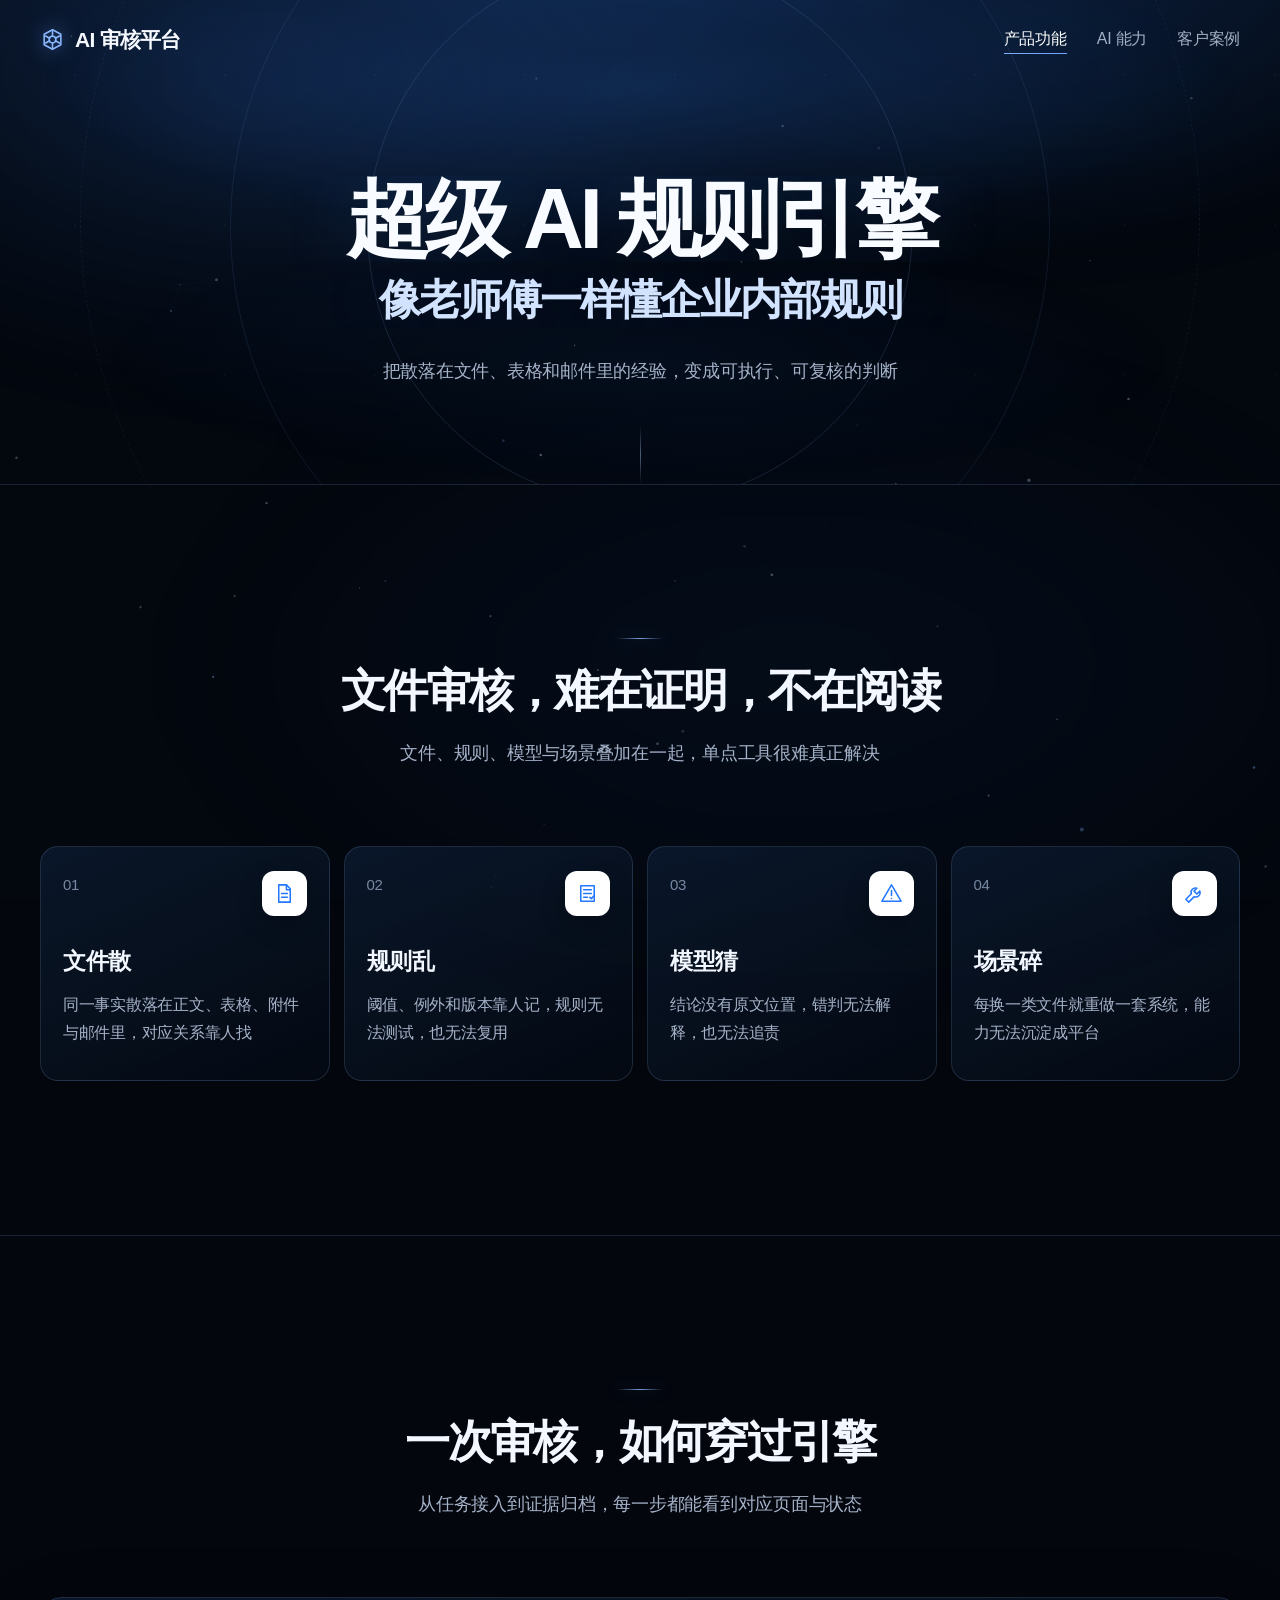
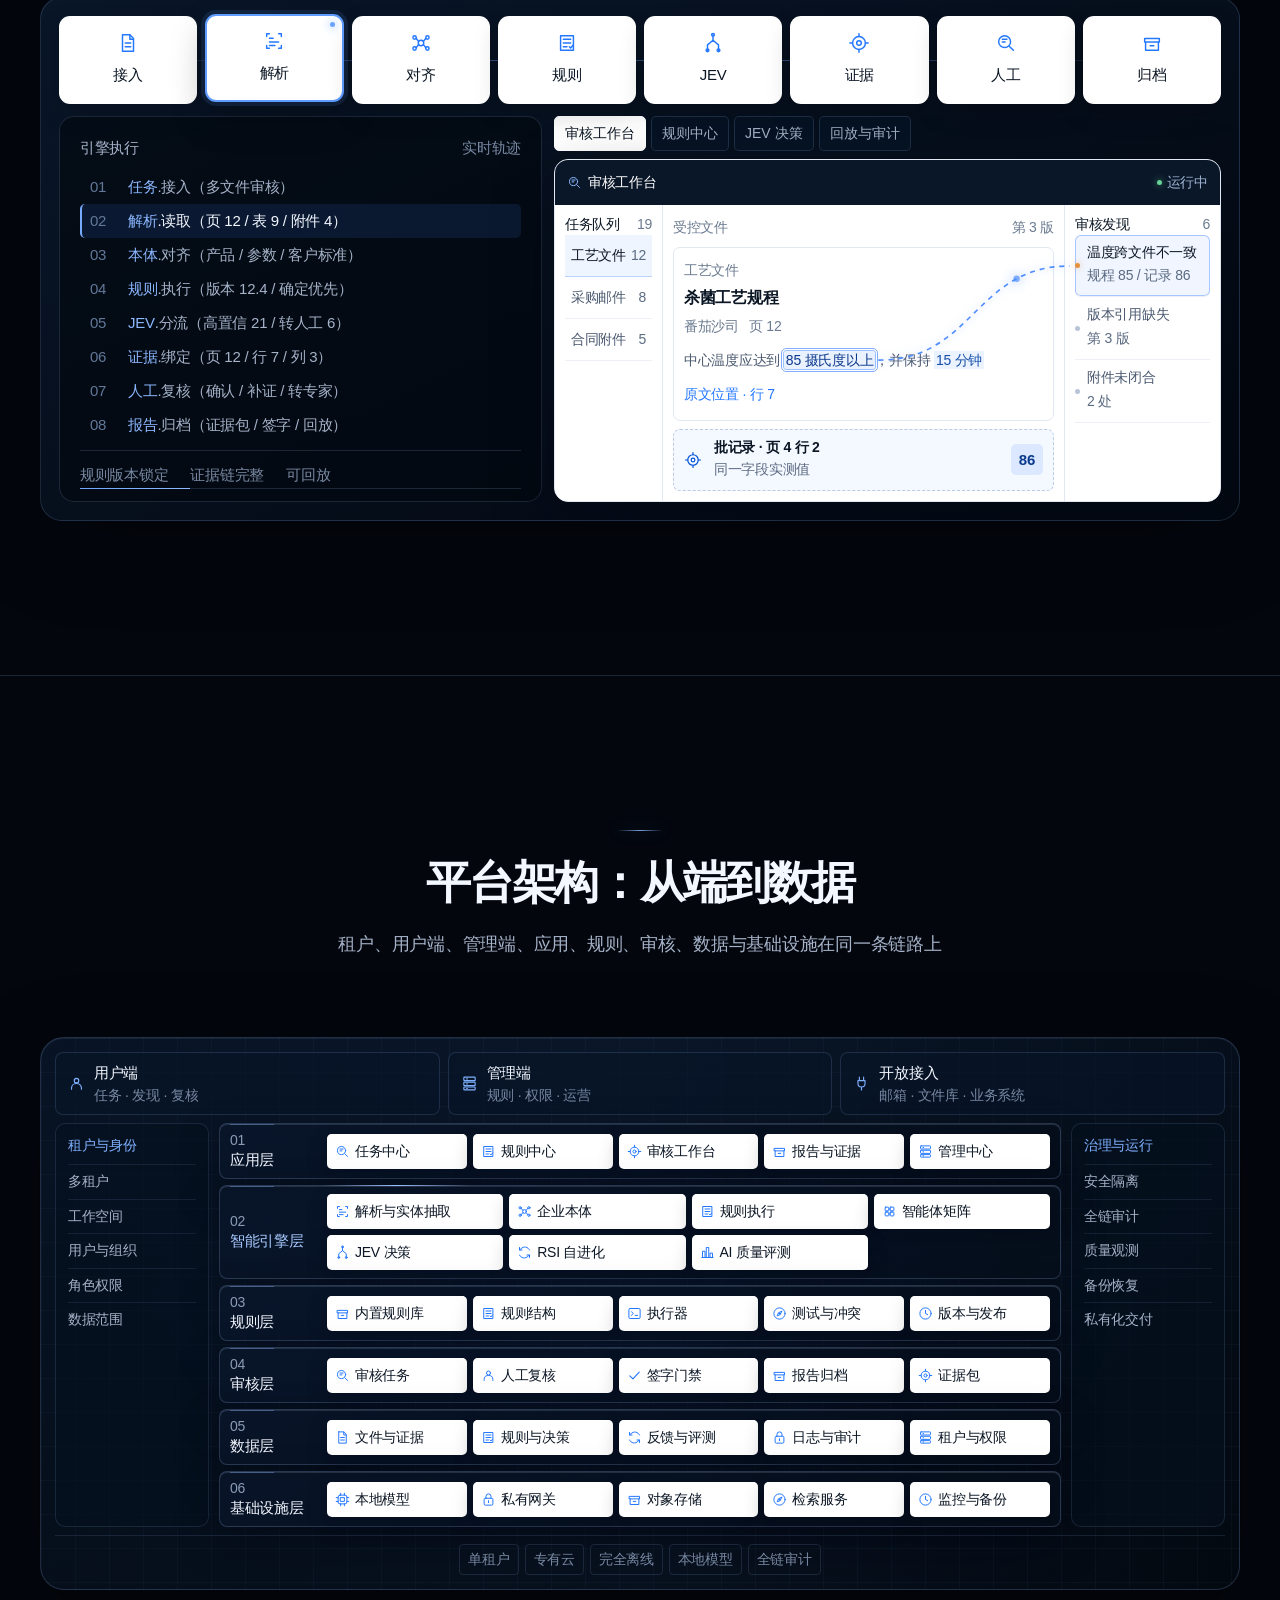
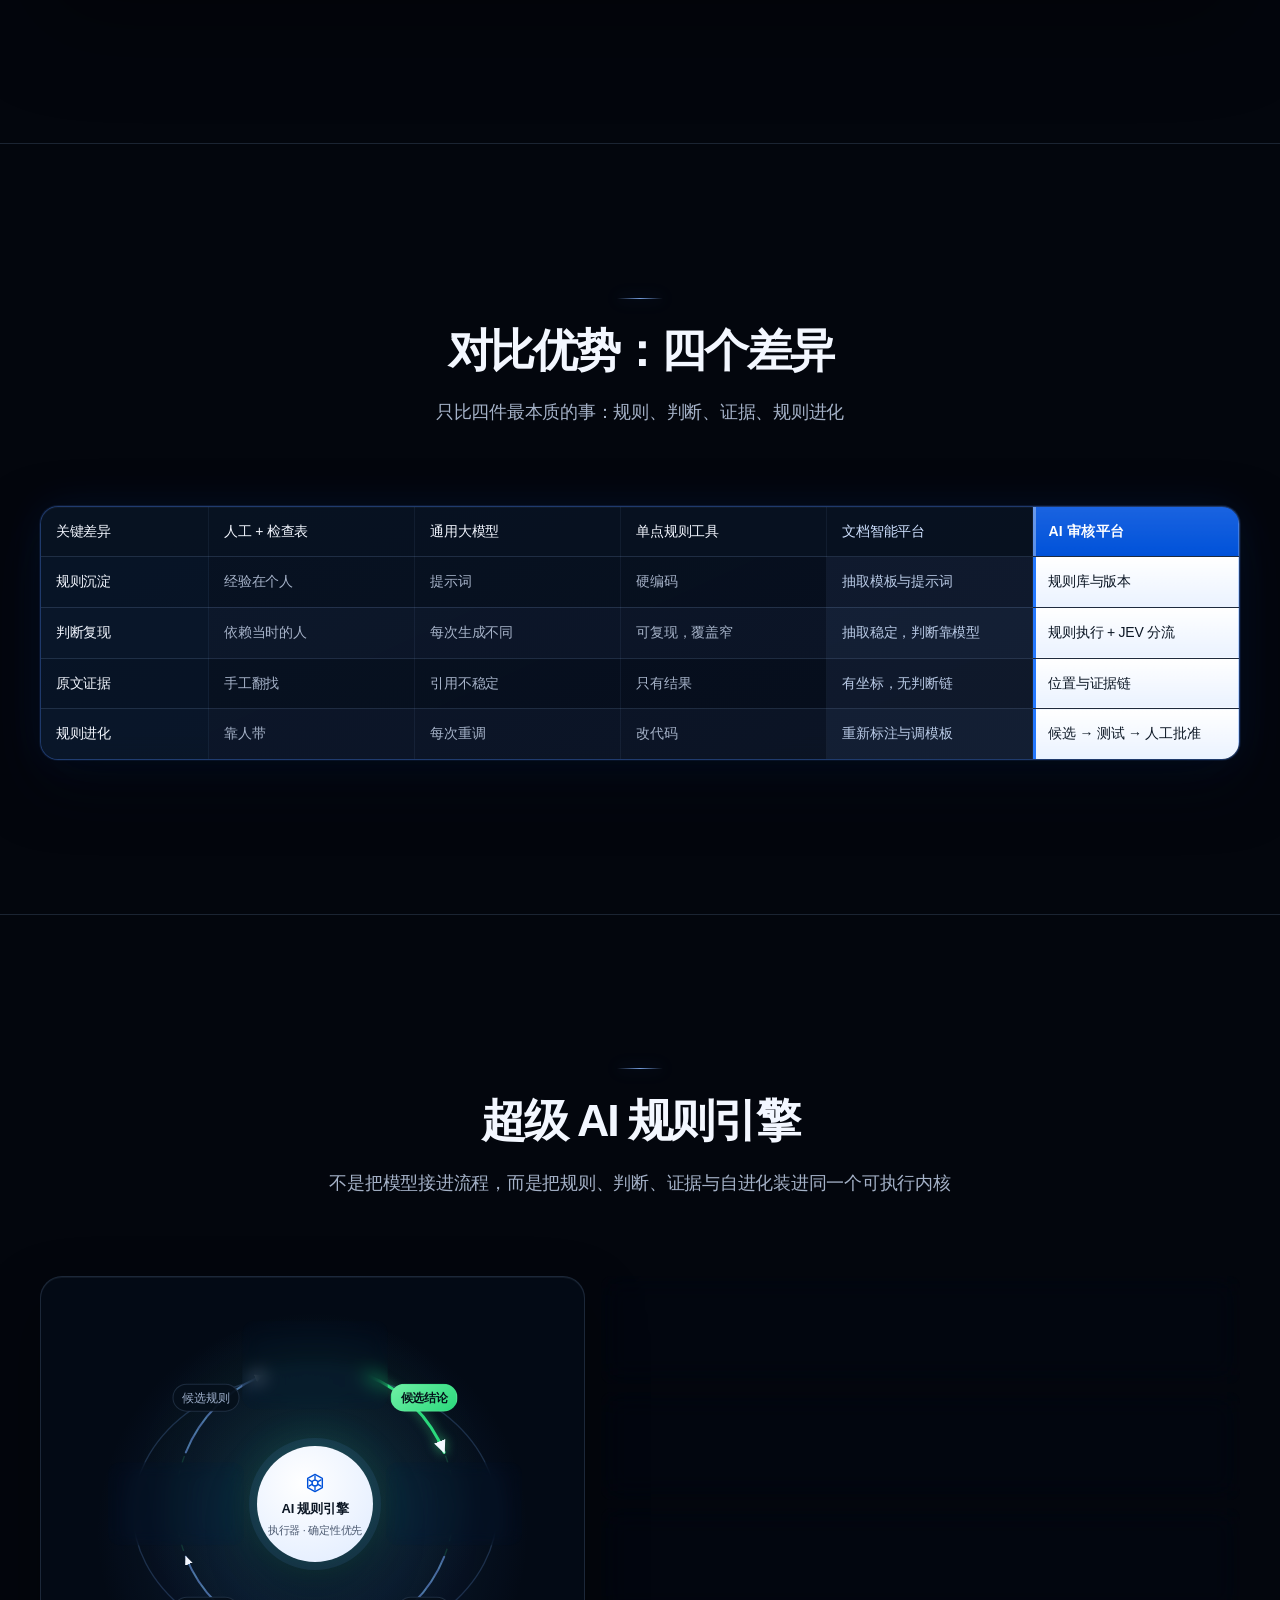
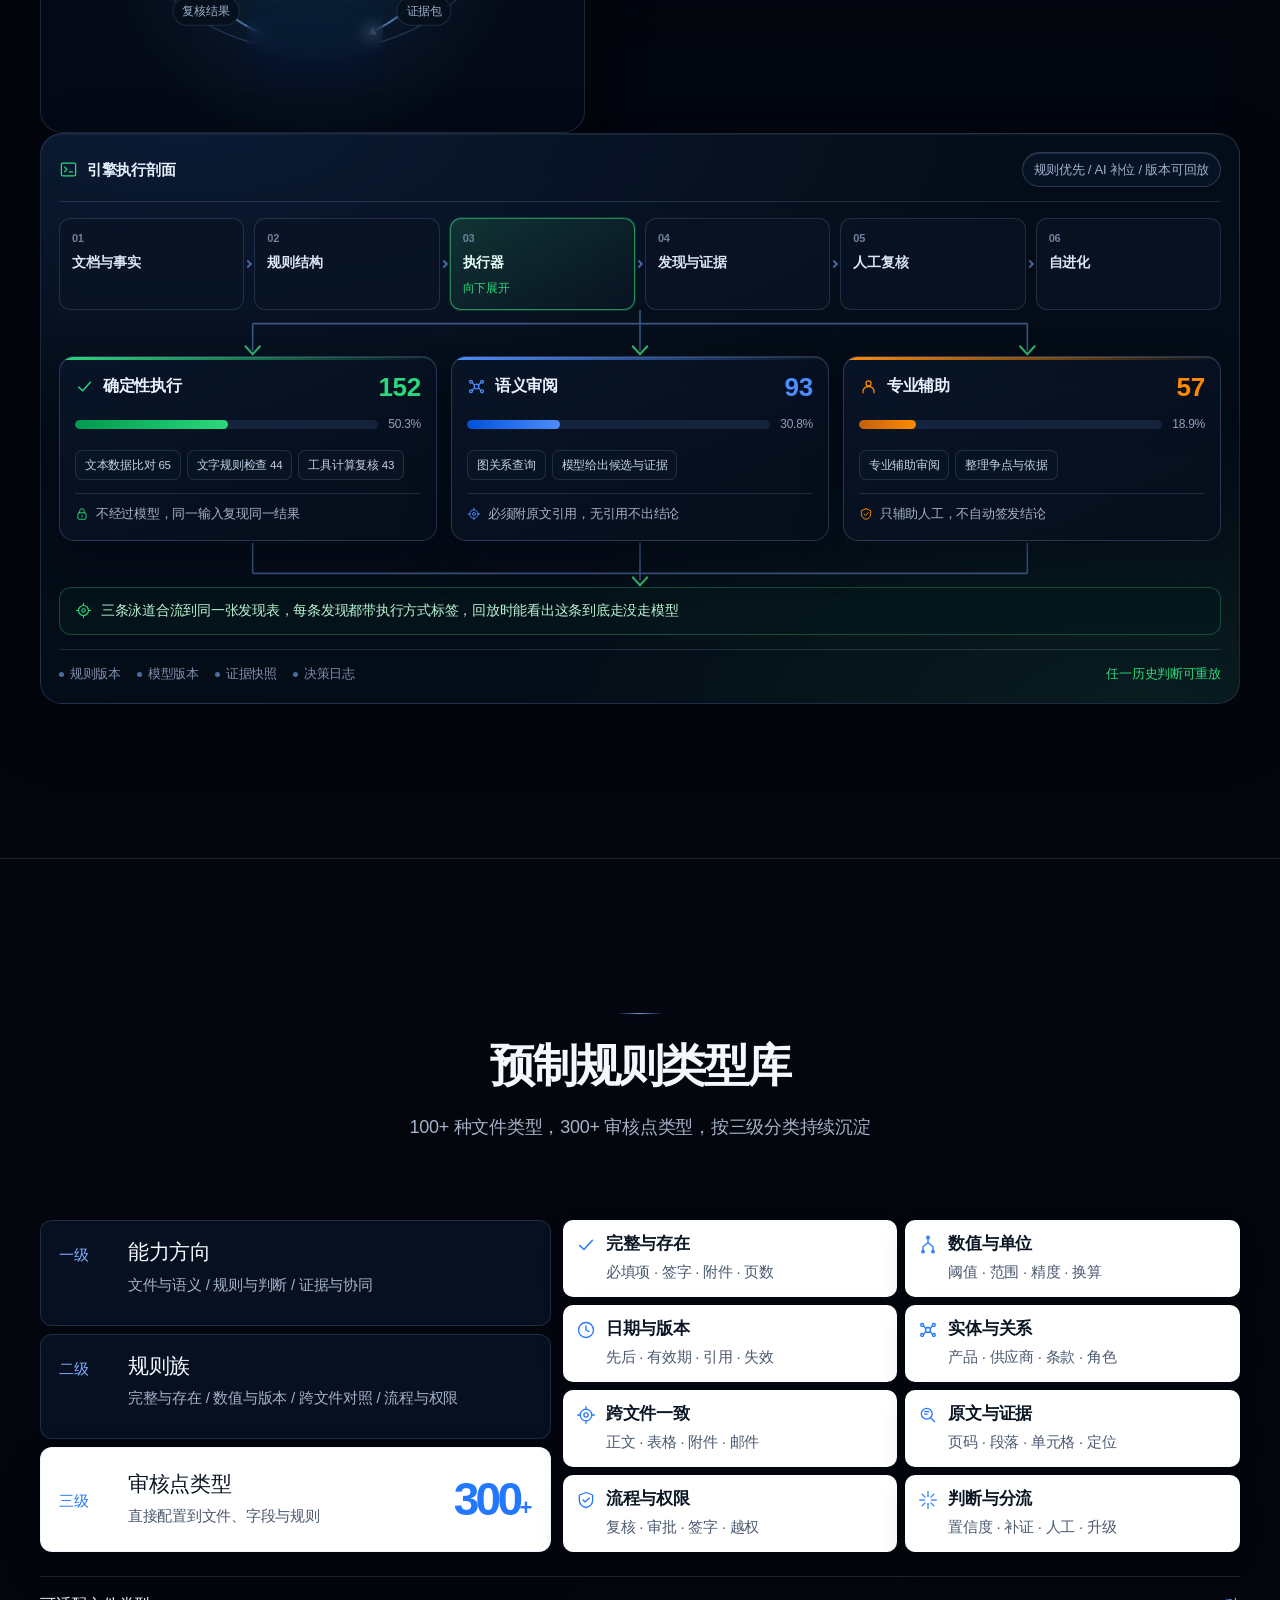
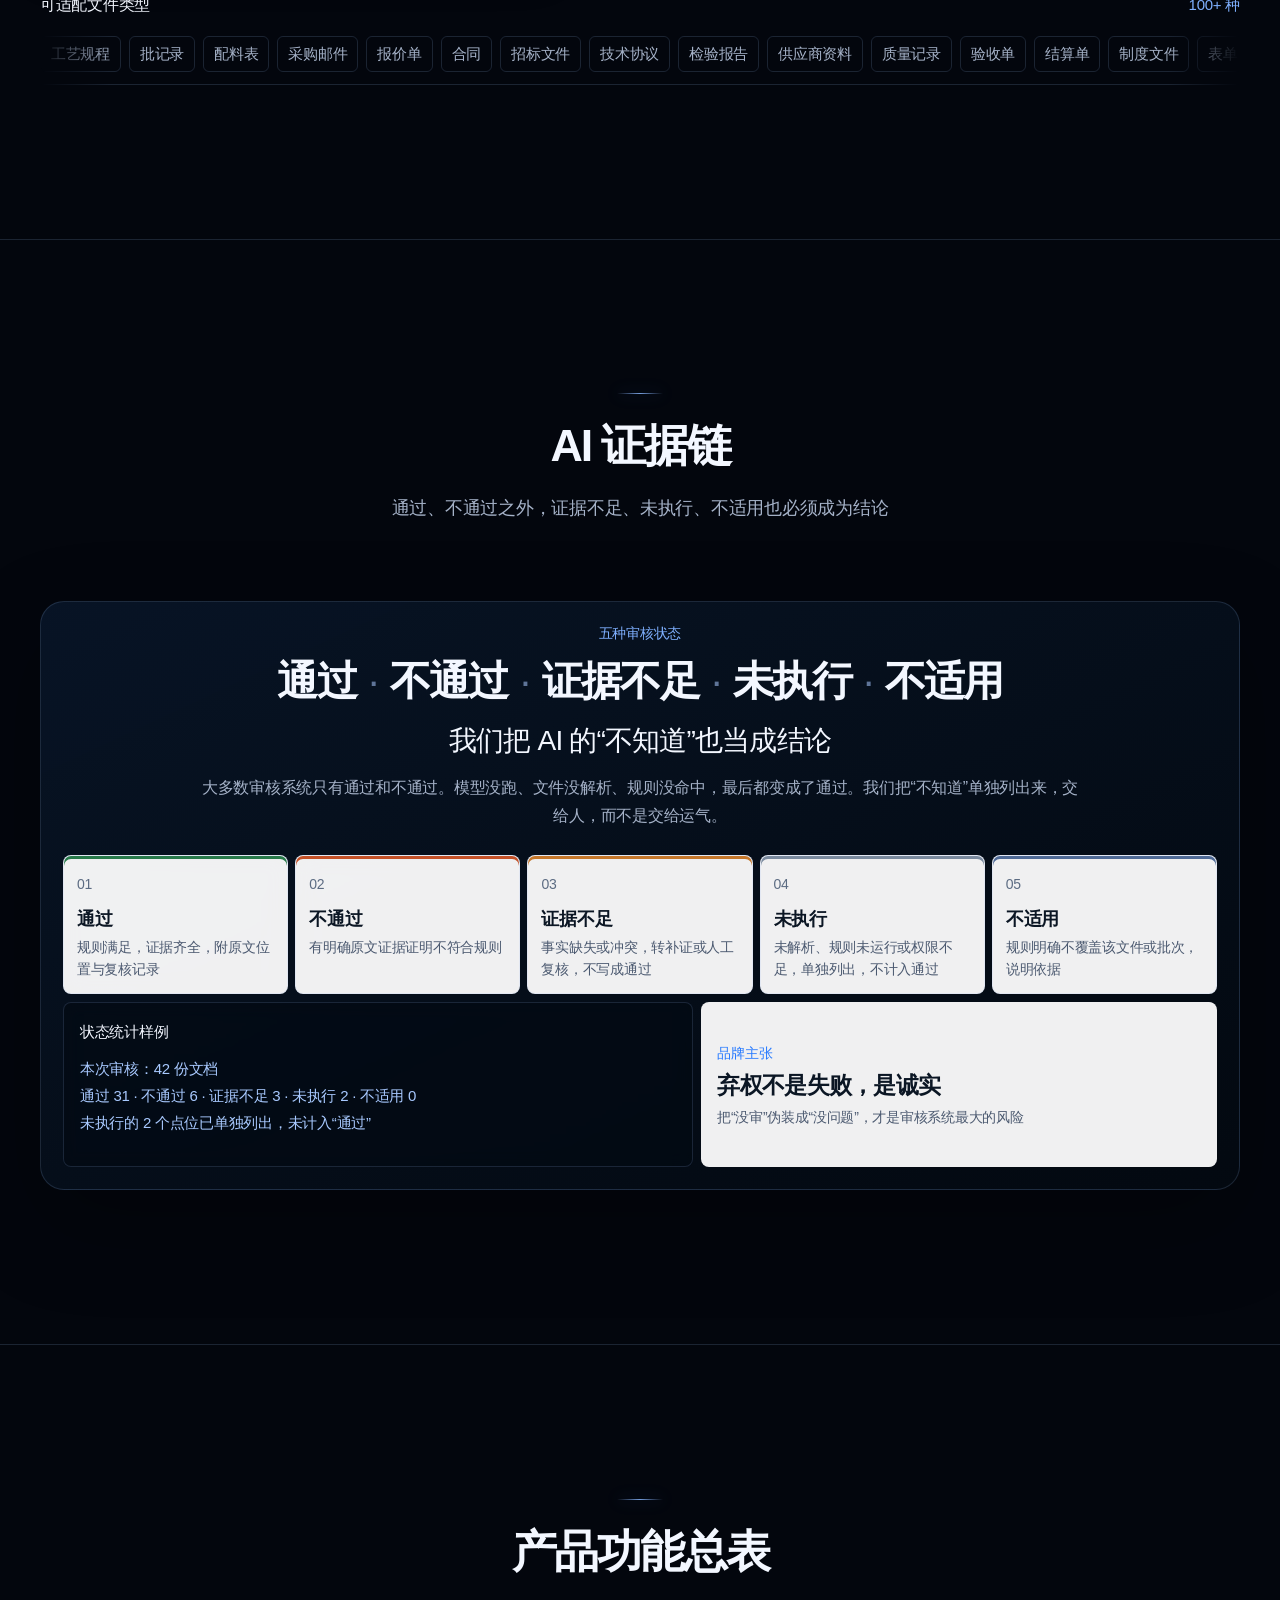
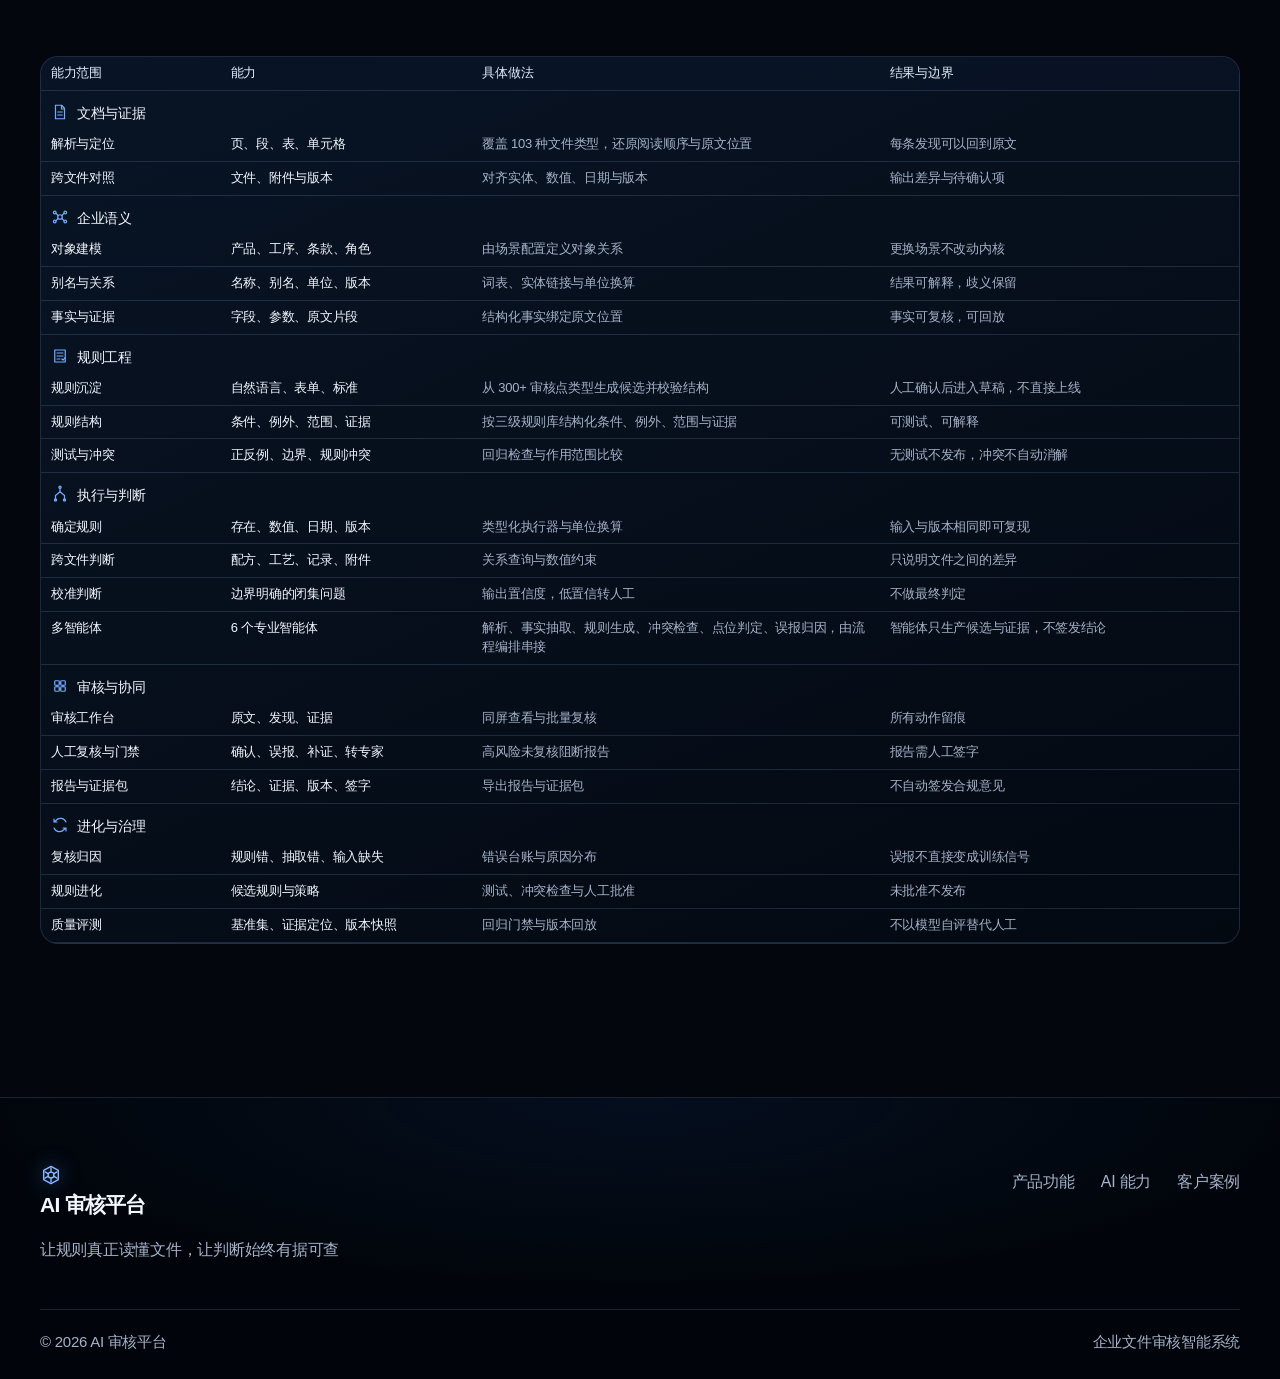
<file: website/index.html>
<!doctype html>
<html lang="zh-CN">
<head>
  <meta charset="utf-8">
  <meta name="viewport" content="width=device-width, initial-scale=1">
  <script>document.documentElement.className += " js";</script>
  <title>超级 AI 规则引擎｜可审计 AI 审核｜AI 审核平台</title>
  <meta name="description" content="把文件、表格与邮件里的经验变成可执行、可复核的判断；通过、不通过、证据不足、未执行、不适用五态结论与原文证据链。">
  <meta name="keywords" content="文件审核平台,审核引擎,规则引擎,企业本体,JEV决策,自进化,智能体,私有化部署">
  <meta name="author" content="AI 审核平台">
  <link rel="canonical" href="https://ruleproof.example/">
  <meta property="og:type" content="website">
  <meta property="og:site_name" content="AI 审核平台">
  <meta property="og:title" content="超级 AI 规则引擎｜可审计 AI 审核｜AI 审核平台">
  <meta property="og:description" content="把文件、表格与邮件里的经验变成可执行、可复核的判断；通过、不通过、证据不足、未执行、不适用五态结论与原文证据链。">
  <meta property="og:url" content="https://ruleproof.example/">
  <meta property="og:image" content="https://ruleproof.example/assets/img/og-cover.png">
  <meta property="og:image:alt" content="超级 AI 规则引擎｜可审计 AI 审核｜AI 审核平台">
  <meta name="twitter:card" content="summary_large_image">
  <meta name="theme-color" content="#04080f">
  <link rel="icon" href="assets/img/favicon.svg" type="image/svg+xml">
  <link rel="manifest" href="site.webmanifest">
  <link rel="stylesheet" href="assets/css/site.css">
  <link rel="stylesheet" href="assets/css/dark.css">
  <link rel="stylesheet" href="assets/css/effects.css">
  <link rel="stylesheet" href="assets/css/home.css">
  <link rel="stylesheet" href="assets/css/architecture.css">
  <link rel="stylesheet" href="assets/css/refine.css">
  <link rel="stylesheet" href="assets/css/diagrams.css">
  <link rel="stylesheet" href="assets/css/depth.css">
  <noscript><link rel="stylesheet" href="assets/css/noscript.css"></noscript>
  <meta name="robots" content="index,follow,max-image-preview:large,max-snippet:-1,max-video-preview:-1">
  <meta property="og:locale" content="zh_CN">
  <meta property="og:image:type" content="image/png">
  <meta property="og:image:width" content="1200">
  <meta property="og:image:height" content="630">
  <meta name="twitter:title" content="超级 AI 规则引擎｜可审计 AI 审核｜AI 审核平台">
  <meta name="twitter:description" content="把文件、表格与邮件里的经验变成可执行、可复核的判断；通过、不通过、证据不足、未执行、不适用五态结论与原文证据链。">
  <meta name="twitter:image" content="https://ruleproof.example/assets/img/og-cover.png">
  <meta name="twitter:image:alt" content="超级 AI 规则引擎｜可审计 AI 审核｜AI 审核平台">
  <link rel="alternate" hreflang="zh-CN" href="https://ruleproof.example/">
  <script type="application/ld+json">{"@context":"https://schema.org","@graph":[{"@type":"Organization","@id":"https://ruleproof.example/#organization","name":"AI 审核平台","url":"https://ruleproof.example/","description":"可审计的 AI 审核平台，以五态结论、证据链、规则版本与人工签字为核心","logo":{"@type":"ImageObject","url":"https://ruleproof.example/assets/img/og-cover.png","width":1200,"height":630},"knowsAbout":["AI 文件审核","证据链","五态结论","规则引擎","企业内网部署","人工复核","报告门禁"]},{"@type":"WebSite","@id":"https://ruleproof.example/#website","url":"https://ruleproof.example/","name":"AI 审核平台","inLanguage":"zh-CN","description":"可审计的 AI 审核平台：每条结论都能指回原文，没证据就不下判断","publisher":{"@id":"https://ruleproof.example/#organization"}},{"@type":"SoftwareApplication","@id":"https://ruleproof.example/#software","name":"AI 审核平台","applicationCategory":"BusinessApplication","operatingSystem":"企业内网环境","inLanguage":"zh-CN","description":"以五态结论、证据链、规则版本与报告门禁为核心的企业文件审核平台","url":"https://ruleproof.example/","featureList":["通过、不通过、证据不足、未执行、不适用五态结论","原文位置与证据链","规则版本锁定","双路径核对","人工复核与签字","报告门禁","私有化部署","审计日志"],"isPartOf":{"@id":"https://ruleproof.example/#website"},"publisher":{"@id":"https://ruleproof.example/#organization"}},{"@type":"WebPage","@id":"https://ruleproof.example/#webpage","url":"https://ruleproof.example/","name":"超级 AI 规则引擎｜可审计 AI 审核｜AI 审核平台","description":"把文件、表格与邮件里的经验变成可执行、可复核的判断；通过、不通过、证据不足、未执行、不适用五态结论与原文证据链。","isPartOf":{"@id":"https://ruleproof.example/#website"},"about":{"@id":"https://ruleproof.example/#software"},"inLanguage":"zh-CN","dateModified":"2026-11-13","primaryImageOfPage":{"@type":"ImageObject","url":"https://ruleproof.example/assets/img/og-cover.png","width":1200,"height":630},"publisher":{"@id":"https://ruleproof.example/#organization"},"breadcrumb":{"@id":"https://ruleproof.example/#breadcrumb"}},{"@type":"BreadcrumbList","@id":"https://ruleproof.example/#breadcrumb","itemListElement":[{"@type":"ListItem","position":1,"name":"首页","item":"https://ruleproof.example/"}]},{"@type":"DefinedTermSet","@id":"https://ruleproof.example/#audit-states","name":"AI 审核五态结论","description":"AI 审核平台用五种结论区分通过、不通过、证据不足、未执行和不适用，未执行绝不伪装成通过","hasDefinedTerm":[{"@type":"DefinedTerm","name":"通过","description":"规则满足，证据齐全，附原文位置与复核记录"},{"@type":"DefinedTerm","name":"不通过","description":"有明确原文证据证明不符合规则"},{"@type":"DefinedTerm","name":"证据不足","description":"事实缺失或冲突，转补证或人工复核，不写成通过"},{"@type":"DefinedTerm","name":"未执行","description":"未解析、规则未运行或权限不足，单独列出，不计入通过"},{"@type":"DefinedTerm","name":"不适用","description":"规则明确不覆盖该文件或批次，说明依据"}]}]}</script>
</head>
<body>
  <div class="scroll-progress" aria-hidden="true"><span></span></div>
  <a class="skip-link" href="#main">跳到主要内容</a>

  <header class="site-header">
    <div class="header-inner">
      <a class="brand" href="index.html"><svg class="brand-mark" aria-hidden="true"><use href="assets/img/icons.svg#mark"></use></svg><span>AI 审核平台</span></a>
      <nav class="site-nav" id="site-navigation" aria-label="主导航">
        <a href="index.html" aria-current="page">产品功能</a><a href="ai.html">AI 能力</a><a href="cases.html">客户案例</a>
      </nav>
      <button class="menu-toggle" type="button" aria-label="打开菜单" aria-expanded="false" aria-controls="site-navigation"><span></span></button>
    </div>
  </header>

  <main id="main">
    <section class="home-hero product-home-hero">
      <div class="hero-orbit" aria-hidden="true">
        <span class="orbit orbit-a"><i></i></span>
        <span class="orbit orbit-b"><i></i></span>
        <span class="orbit orbit-c"><i></i></span>
      </div>
      <div class="container home-hero__inner">
        <h1 class="home-title home-title--slogan"><span class="home-title__line"><span>超级 AI 规则引擎</span></span><span class="home-title__line home-title__line--sub"><span>像老师傅一样懂企业内部规则</span></span></h1>
        <p class="home-lead">把散落在文件、表格和邮件里的经验，变成可执行、可复核的判断</p>
        <div class="hero-rule" aria-hidden="true"></div>
      </div>

    </section>

    <section class="section home-pain-section">
      <div class="container">
        <div class="section-head">
          <h2>文件审核，难在证明，不在阅读</h2>
          <p class="lead">文件、规则、模型与场景叠加在一起，单点工具很难真正解决</p>
        </div>
        <div class="pain-grid" data-reveal>
          <article class="pain-card">
            <div class="pain-card-top"><span class="pain-index">01</span><span class="icon-tile"><svg class="line-icon" aria-hidden="true"><use href="assets/img/icons.svg#file"></use></svg></span></div>
            <h3>文件散</h3>
            <p>同一事实散落在正文、表格、附件与邮件里，对应关系靠人找</p>
          </article>
          <article class="pain-card">
            <div class="pain-card-top"><span class="pain-index">02</span><span class="icon-tile"><svg class="line-icon" aria-hidden="true"><use href="assets/img/icons.svg#rule"></use></svg></span></div>
            <h3>规则乱</h3>
            <p>阈值、例外和版本靠人记，规则无法测试，也无法复用</p>
          </article>
          <article class="pain-card">
            <div class="pain-card-top"><span class="pain-index">03</span><span class="icon-tile"><svg class="line-icon" aria-hidden="true"><use href="assets/img/icons.svg#alert"></use></svg></span></div>
            <h3>模型猜</h3>
            <p>结论没有原文位置，错判无法解释，也无法追责</p>
          </article>
          <article class="pain-card">
            <div class="pain-card-top"><span class="pain-index">04</span><span class="icon-tile"><svg class="line-icon" aria-hidden="true"><use href="assets/img/icons.svg#tool"></use></svg></span></div>
            <h3>场景碎</h3>
            <p>每换一类文件就重做一套系统，能力无法沉淀成平台</p>
          </article>
        </div>
      </div>
    </section>


    <section class="section home-execution">
      <div class="container">
        <div class="section-head">
          <h2>一次审核，如何穿过引擎</h2>
          <p class="lead">从任务接入到证据归档，每一步都能看到对应页面与状态</p>
        </div>
        <div class="execution-visual execution-visual--pages" data-trace data-reveal>
          <div class="exec-flow">
            <article class="exec-step is-active" data-trace-step><svg aria-hidden="true"><use href="assets/img/icons.svg#file"></use></svg><span>接入</span></article>
            <article class="exec-step" data-trace-step><svg aria-hidden="true"><use href="assets/img/icons.svg#parse"></use></svg><span>解析</span></article>
            <article class="exec-step" data-trace-step><svg aria-hidden="true"><use href="assets/img/icons.svg#ontology"></use></svg><span>对齐</span></article>
            <article class="exec-step" data-trace-step><svg aria-hidden="true"><use href="assets/img/icons.svg#rule"></use></svg><span>规则</span></article>
            <article class="exec-step" data-trace-step><svg aria-hidden="true"><use href="assets/img/icons.svg#decision"></use></svg><span>JEV</span></article>
            <article class="exec-step" data-trace-step><svg aria-hidden="true"><use href="assets/img/icons.svg#evidence"></use></svg><span>证据</span></article>
            <article class="exec-step" data-trace-step><svg aria-hidden="true"><use href="assets/img/icons.svg#audit"></use></svg><span>人工</span></article>
            <article class="exec-step" data-trace-step><svg aria-hidden="true"><use href="assets/img/icons.svg#archive"></use></svg><span>归档</span></article>
          </div>
          <div class="execution-lower">
            <div class="execution-terminal">
              <div class="engine-terminal-head"><span>引擎执行</span><span>实时轨迹</span></div>
              <div class="exec-code-list">
                <div class="exec-code-row is-active" data-trace-line><span>01</span><code><b>任务</b>.接入（多文件审核）</code></div>
                <div class="exec-code-row" data-trace-line><span>02</span><code><b>解析</b>.读取（页 12 / 表 9 / 附件 4）</code></div>
                <div class="exec-code-row" data-trace-line><span>03</span><code><b>本体</b>.对齐（产品 / 参数 / 客户标准）</code></div>
                <div class="exec-code-row" data-trace-line><span>04</span><code><b>规则</b>.执行（版本 12.4 / 确定优先）</code></div>
                <div class="exec-code-row" data-trace-line><span>05</span><code><b>JEV</b>.分流（高置信 21 / 转人工 6）</code></div>
                <div class="exec-code-row" data-trace-line><span>06</span><code><b>证据</b>.绑定（页 12 / 行 7 / 列 3）</code></div>
                <div class="exec-code-row" data-trace-line><span>07</span><code><b>人工</b>.复核（确认 / 补证 / 转专家）</code></div>
                <div class="exec-code-row" data-trace-line><span>08</span><code><b>报告</b>.归档（证据包 / 签字 / 回放）</code></div>
              </div>
              <div class="exec-terminal-foot"><span>规则版本锁定</span><span>证据链完整</span><span>可回放</span></div>
              <div class="engine-progress" aria-hidden="true"><span></span></div>
            </div>

            <div class="stage-pages">
              <div class="stage-tabs" role="tablist" aria-label="流程中的核心页面">
                <button type="button" class="stage-tab is-active" data-page-tab="0" role="tab" aria-selected="true">审核工作台</button>
                <button type="button" class="stage-tab" data-page-tab="1" role="tab" aria-selected="false">规则中心</button>
                <button type="button" class="stage-tab" data-page-tab="2" role="tab" aria-selected="false">JEV 决策</button>
                <button type="button" class="stage-tab" data-page-tab="3" role="tab" aria-selected="false">回放与审计</button>
              </div>
              <div class="stage-page-stack">
                <article class="stage-page is-active" data-trace-page="0">
                  <div class="stage-page-top"><span class="stage-page-name"><svg aria-hidden="true"><use href="assets/img/icons.svg#audit"></use></svg>审核工作台</span><span class="stage-page-state"><i></i>运行中</span></div>
                  <div class="stage-page-body stage-page-body--workbench">
                    <aside class="sp-queue">
                      <p class="sp-label">任务队列<span>19</span></p>
                      <div class="sp-task is-active"><b>工艺文件</b><em>12</em></div>
                      <div class="sp-task"><b>采购邮件</b><em>8</em></div>
                      <div class="sp-task"><b>合同附件</b><em>5</em></div>
                    </aside>
                    <div class="sp-doc">
                      <div class="sp-doc-head"><span>受控文件</span><span>第 3 版</span></div>
                      <div class="sp-paper">
                        <p class="sp-kicker">工艺文件</p>
                        <h3>杀菌工艺规程</h3>
                        <div class="sp-meta"><span>番茄沙司</span><span>页 12</span></div>
                        <p>中心温度应达到 <mark data-evidence-source>85 摄氏度以上</mark>，并保持 <mark>15 分钟</mark></p>
                        <span class="sp-locate">原文位置 · 行 7</span>
                      </div>
                      <div class="sp-crossfile" data-evidence-peer>
                        <svg aria-hidden="true"><use href="assets/img/icons.svg#evidence"></use></svg>
                        <div><b>批记录 · 页 4 行 2</b><span>同一字段实测值</span></div>
                        <em>86</em>
                      </div>
                    </div>
                    <aside class="sp-findings">
                      <p class="sp-label">审核发现<span>6</span></p>
                      <div class="sp-finding is-active" data-evidence-target><i></i><div><b>温度跨文件不一致</b><span>规程 85 / 记录 86</span></div></div>
                      <div class="sp-finding"><i></i><div><b>版本引用缺失</b><span>第 3 版</span></div></div>
                      <div class="sp-finding"><i></i><div><b>附件未闭合</b><span>2 处</span></div></div>
                    </aside>
                    <svg class="sp-beam" data-evidence-beam aria-hidden="true" preserveAspectRatio="none">
                      <path data-beam-path></path>
                      <circle data-beam-dot r="3.2"></circle>
                    </svg>
                  </div>
                </article>

                <article class="stage-page" data-trace-page="1">
                  <div class="stage-page-top"><span class="stage-page-name"><svg aria-hidden="true"><use href="assets/img/icons.svg#rule"></use></svg>规则中心</span><span class="stage-page-state"><i></i>版本锁定</span></div>
                  <div class="stage-page-body stage-page-body--rules">
                    <div class="sp-rule-list">
                      <p class="sp-label">规则库<span>300+</span></p>
                      <div class="sp-rule is-active"><i></i><b>中心温度跨文件一致</b><em>已发布</em></div>
                      <div class="sp-rule"><i></i><b>批记录完整性</b><em>测试中</em></div>
                      <div class="sp-rule"><i></i><b>版本引用</b><em>草稿</em></div>
                    </div>
                    <div class="sp-rule-editor">
                      <div class="sp-editor-head"><span>候选规则</span><em>版本 12.4</em></div>
                      <div class="sp-code"><span>当 规程.中心温度 ≠ 记录.中心温度</span><br><span>且 单位与口径一致</span><br><b>差异 85 / 86 · 待人工确认</b></div>
                      <div class="sp-test"><svg aria-hidden="true"><use href="assets/img/icons.svg#check"></use></svg>回归测试通过<span>18 / 18</span></div>
                    </div>
                  </div>
                </article>

                <article class="stage-page" data-trace-page="2">
                  <div class="stage-page-top"><span class="stage-page-name"><svg aria-hidden="true"><use href="assets/img/icons.svg#decision"></use></svg>JEV 决策</span><span class="stage-page-state"><i></i>已分流</span></div>
                  <div class="stage-page-body stage-page-body--decision">
                    <div class="sp-gauge">
                      <p class="sp-gauge-label">置信度</p>
                      <div class="sp-gauge-ring"><div><b>92</b><span>%</span></div></div>
                      <p class="sp-gauge-note">高置信候选</p>
                    </div>
                    <div class="sp-routes">
                      <div class="sp-route is-active"><svg aria-hidden="true"><use href="assets/img/icons.svg#decision"></use></svg><span>自动候选</span><b>21</b></div>
                      <div class="sp-route"><svg aria-hidden="true"><use href="assets/img/icons.svg#evidence"></use></svg><span>补充证据</span><b>补证</b></div>
                      <div class="sp-route"><svg aria-hidden="true"><use href="assets/img/icons.svg#audit"></use></svg><span>转人工</span><b>6</b></div>
                      <p class="sp-route-note">证据 6 条 / 原文页 12</p>
                    </div>
                  </div>
                </article>

                <article class="stage-page" data-trace-page="3">
                  <div class="stage-page-top"><span class="stage-page-name"><svg aria-hidden="true"><use href="assets/img/icons.svg#archive"></use></svg>回放与审计</span><span class="stage-page-state"><i></i>证据完整</span></div>
                  <div class="stage-page-body stage-page-body--audit">
                    <div class="sp-timeline">
                      <p class="sp-label">执行轨迹<span>任务 0917</span></p>
                      <div class="sp-time-row is-done"><i></i><span>任务接入</span><em>09:41</em></div>
                      <div class="sp-time-row is-done"><i></i><span>规则执行</span><em>09:42</em></div>
                      <div class="sp-time-row is-active"><i></i><span>人工复核</span><em>09:46</em></div>
                      <div class="sp-time-row"><i></i><span>报告归档</span><em>待签字</em></div>
                    </div>
                    <div class="sp-pack">
                      <p class="sp-label">证据包<span>完整</span></p>
                      <div class="sp-pack-row"><svg aria-hidden="true"><use href="assets/img/icons.svg#check"></use></svg>原文位置</div>
                      <div class="sp-pack-row"><svg aria-hidden="true"><use href="assets/img/icons.svg#check"></use></svg>规则版本</div>
                      <div class="sp-pack-row"><svg aria-hidden="true"><use href="assets/img/icons.svg#check"></use></svg>人工签字</div>
                      <div class="sp-pack-row"><svg aria-hidden="true"><use href="assets/img/icons.svg#check"></use></svg>执行快照</div>
                    </div>
                  </div>
                </article>
              </div>
            </div>
          </div>
        </div>
      </div>
    </section>

    <section class="section home-architecture">
      <div class="container">
        <div class="section-head">
          <h2>平台架构：从端到数据</h2>
          <p class="lead">租户、用户端、管理端、应用、规则、审核、数据与基础设施在同一条链路上</p>
        </div>
        <div class="arch-blueprint arch-blueprint--platform" data-reveal>
          <div class="arch-top">
            <div class="arch-entry"><svg aria-hidden="true"><use href="assets/img/icons.svg#user"></use></svg><div><strong>用户端</strong><span>任务 · 发现 · 复核</span></div></div>
            <div class="arch-entry"><svg aria-hidden="true"><use href="assets/img/icons.svg#platform"></use></svg><div><strong>管理端</strong><span>规则 · 权限 · 运营</span></div></div>
            <div class="arch-entry"><svg aria-hidden="true"><use href="assets/img/icons.svg#plug"></use></svg><div><strong>开放接入</strong><span>邮箱 · 文件库 · 业务系统</span></div></div>
          </div>
          <div class="arch-body">
            <aside class="arch-rail" aria-label="租户与身份">
              <p class="arch-rail-title">租户与身份</p>
              <span class="arch-rail-item">多租户</span>
              <span class="arch-rail-item">工作空间</span>
              <span class="arch-rail-item">用户与组织</span>
              <span class="arch-rail-item">角色权限</span>
              <span class="arch-rail-item">数据范围</span>
            </aside>
            <div class="arch-stack">
              <div class="arch-layer arch-layer--app">
                <div class="arch-layer-meta"><span class="arch-layer-no">01</span><strong class="arch-layer-name">应用层</strong></div>
                <div class="arch-modules">
                  <span class="arch-module"><svg aria-hidden="true"><use href="assets/img/icons.svg#audit"></use></svg>任务中心</span>
                  <span class="arch-module"><svg aria-hidden="true"><use href="assets/img/icons.svg#rule"></use></svg>规则中心</span>
                  <span class="arch-module"><svg aria-hidden="true"><use href="assets/img/icons.svg#evidence"></use></svg>审核工作台</span>
                  <span class="arch-module"><svg aria-hidden="true"><use href="assets/img/icons.svg#archive"></use></svg>报告与证据</span>
                  <span class="arch-module"><svg aria-hidden="true"><use href="assets/img/icons.svg#platform"></use></svg>管理中心</span>
                </div>
              </div>
              <div class="arch-layer arch-layer--engine">
                <div class="arch-layer-meta"><span class="arch-layer-no">02</span><strong class="arch-layer-name">智能引擎层</strong></div>
                <div class="arch-modules">
                  <span class="arch-module"><svg aria-hidden="true"><use href="assets/img/icons.svg#parse"></use></svg>解析与实体抽取</span>
                  <span class="arch-module"><svg aria-hidden="true"><use href="assets/img/icons.svg#ontology"></use></svg>企业本体</span>
                  <span class="arch-module"><svg aria-hidden="true"><use href="assets/img/icons.svg#rule"></use></svg>规则执行</span>
                  <span class="arch-module"><svg aria-hidden="true"><use href="assets/img/icons.svg#agents"></use></svg>智能体矩阵</span>
                  <span class="arch-module"><svg aria-hidden="true"><use href="assets/img/icons.svg#decision"></use></svg>JEV 决策</span>
                  <span class="arch-module"><svg aria-hidden="true"><use href="assets/img/icons.svg#loop"></use></svg>RSI 自进化</span>
                  <span class="arch-module"><svg aria-hidden="true"><use href="assets/img/icons.svg#eval"></use></svg>AI 质量评测</span>
                </div>
              </div>
              <div class="arch-layer arch-layer--rules">
                <div class="arch-layer-meta"><span class="arch-layer-no">03</span><strong class="arch-layer-name">规则层</strong></div>
                <div class="arch-modules">
                  <span class="arch-module"><svg aria-hidden="true"><use href="assets/img/icons.svg#archive"></use></svg>内置规则库</span>
                  <span class="arch-module"><svg aria-hidden="true"><use href="assets/img/icons.svg#rule"></use></svg>规则结构</span>
                  <span class="arch-module"><svg aria-hidden="true"><use href="assets/img/icons.svg#terminal"></use></svg>执行器</span>
                  <span class="arch-module"><svg aria-hidden="true"><use href="assets/img/icons.svg#compass"></use></svg>测试与冲突</span>
                  <span class="arch-module"><svg aria-hidden="true"><use href="assets/img/icons.svg#clock"></use></svg>版本与发布</span>
                </div>
              </div>
              <div class="arch-layer arch-layer--review">
                <div class="arch-layer-meta"><span class="arch-layer-no">04</span><strong class="arch-layer-name">审核层</strong></div>
                <div class="arch-modules">
                  <span class="arch-module"><svg aria-hidden="true"><use href="assets/img/icons.svg#audit"></use></svg>审核任务</span>
                  <span class="arch-module"><svg aria-hidden="true"><use href="assets/img/icons.svg#user"></use></svg>人工复核</span>
                  <span class="arch-module"><svg aria-hidden="true"><use href="assets/img/icons.svg#check"></use></svg>签字门禁</span>
                  <span class="arch-module"><svg aria-hidden="true"><use href="assets/img/icons.svg#archive"></use></svg>报告归档</span>
                  <span class="arch-module"><svg aria-hidden="true"><use href="assets/img/icons.svg#evidence"></use></svg>证据包</span>
                </div>
              </div>
              <div class="arch-layer arch-layer--data">
                <div class="arch-layer-meta"><span class="arch-layer-no">05</span><strong class="arch-layer-name">数据层</strong></div>
                <div class="arch-modules">
                  <span class="arch-module"><svg aria-hidden="true"><use href="assets/img/icons.svg#file"></use></svg>文件与证据</span>
                  <span class="arch-module"><svg aria-hidden="true"><use href="assets/img/icons.svg#rule"></use></svg>规则与决策</span>
                  <span class="arch-module"><svg aria-hidden="true"><use href="assets/img/icons.svg#loop"></use></svg>反馈与评测</span>
                  <span class="arch-module"><svg aria-hidden="true"><use href="assets/img/icons.svg#lock"></use></svg>日志与审计</span>
                  <span class="arch-module"><svg aria-hidden="true"><use href="assets/img/icons.svg#platform"></use></svg>租户与权限</span>
                </div>
              </div>
              <div class="arch-layer arch-layer--infra">
                <div class="arch-layer-meta"><span class="arch-layer-no">06</span><strong class="arch-layer-name">基础设施层</strong></div>
                <div class="arch-modules">
                  <span class="arch-module"><svg aria-hidden="true"><use href="assets/img/icons.svg#model"></use></svg>本地模型</span>
                  <span class="arch-module"><svg aria-hidden="true"><use href="assets/img/icons.svg#lock"></use></svg>私有网关</span>
                  <span class="arch-module"><svg aria-hidden="true"><use href="assets/img/icons.svg#archive"></use></svg>对象存储</span>
                  <span class="arch-module"><svg aria-hidden="true"><use href="assets/img/icons.svg#compass"></use></svg>检索服务</span>
                  <span class="arch-module"><svg aria-hidden="true"><use href="assets/img/icons.svg#clock"></use></svg>监控与备份</span>
                </div>
              </div>
            </div>
            <aside class="arch-rail" aria-label="治理与运行">
              <p class="arch-rail-title">治理与运行</p>
              <span class="arch-rail-item">安全隔离</span>
              <span class="arch-rail-item">全链审计</span>
              <span class="arch-rail-item">质量观测</span>
              <span class="arch-rail-item">备份恢复</span>
              <span class="arch-rail-item">私有化交付</span>
            </aside>
          </div>
          <div class="arch-bottom"><span>单租户</span><span>专有云</span><span>完全离线</span><span>本地模型</span><span>全链审计</span></div>
        </div>
      </div>
    </section>

    <section class="section home-advantages">
      <div class="container">
        <div class="section-head">
          <h2>对比优势：四个差异</h2>
          <p class="lead">只比四件最本质的事：规则、判断、证据、规则进化</p>
        </div>
        <div class="comparison-wrap" data-reveal>
          <table class="comparison-table">
            <caption class="sr-only">AI 审核平台与人工检查表、通用大模型、单点规则工具、文档智能平台的核心差异</caption>
            <colgroup><col><col><col><col><col><col></colgroup>
            <thead>
              <tr><th scope="col">关键差异</th><th scope="col">人工 + 检查表</th><th scope="col">通用大模型</th><th scope="col">单点规则工具</th><th scope="col">文档智能平台</th><th scope="col" class="is-us">AI 审核平台</th></tr>
            </thead>
            <tbody>
              <tr><th scope="row">规则沉淀</th><td>经验在个人</td><td>提示词</td><td>硬编码</td><td>抽取模板与提示词</td><td class="is-us">规则库与版本</td></tr>
              <tr><th scope="row">判断复现</th><td>依赖当时的人</td><td>每次生成不同</td><td>可复现，覆盖窄</td><td>抽取稳定，判断靠模型</td><td class="is-us">规则执行 + JEV 分流</td></tr>
              <tr><th scope="row">原文证据</th><td>手工翻找</td><td>引用不稳定</td><td>只有结果</td><td>有坐标，无判断链</td><td class="is-us">位置与证据链</td></tr>
              <tr><th scope="row">规则进化</th><td>靠人带</td><td>每次重调</td><td>改代码</td><td>重新标注与调模板</td><td class="is-us">候选 → 测试 → 人工批准</td></tr>
            </tbody>
          </table>
        </div>
      </div>
    </section>

    <section class="section home-engine">
      <div class="container">
        <div class="section-head">
          <h2>超级 AI 规则引擎</h2>
          <p class="lead">不是把模型接进流程，而是把规则、判断、证据与自进化装进同一个可执行内核</p>
        </div>
        <div class="engine-feature" data-reveal>
          <div class="dg-cycle" data-cycle>
            <div class="dg-cycle-scroll">
            <div class="dg-cycle-plate">
              <svg class="dg-cycle-svg" viewBox="0 0 560 460" preserveAspectRatio="none" aria-hidden="true">
                <defs>
                  <marker id="dgArrow" viewBox="0 0 10 10" refX="8" refY="5" markerWidth="5" markerHeight="5" orient="auto-start-reverse">
                    <path d="M0 1 L9 5 L0 9 z" fill="currentColor"></path>
                  </marker>
                </defs>
                <ellipse class="dg-cycle-housing" cx="280" cy="238" rx="196" ry="150"></ellipse>
                <ellipse class="dg-cycle-housing dg-cycle-housing--2" cx="280" cy="230" rx="150" ry="150"></ellipse>
                <path class="dg-cycle-arc" data-cycle-arc="0" d="M336.2 90.9 A 150 150 0 0 1 419.1 173.8" marker-end="url(#dgArrow)"></path>
                <path class="dg-cycle-arc" data-cycle-arc="1" d="M419.1 286.2 A 150 150 0 0 1 336.2 369.1" marker-end="url(#dgArrow)"></path>
                <path class="dg-cycle-arc" data-cycle-arc="2" d="M223.8 369.1 A 150 150 0 0 1 140.9 286.2" marker-end="url(#dgArrow)"></path>
                <path class="dg-cycle-arc" data-cycle-arc="3" d="M140.9 173.8 A 150 150 0 0 1 223.8 90.9" marker-end="url(#dgArrow)"></path>
              </svg>

              <span class="dg-cycle-flow dg-cycle-flow--ne" data-cycle-flow="0">候选结论</span>
              <span class="dg-cycle-flow dg-cycle-flow--se" data-cycle-flow="1">证据包</span>
              <span class="dg-cycle-flow dg-cycle-flow--sw" data-cycle-flow="2">复核结果</span>
              <span class="dg-cycle-flow dg-cycle-flow--nw" data-cycle-flow="3">候选规则</span>

              <button type="button" class="dg-cnode dg-cnode--n is-on" data-cycle-node="0" data-cycle-link="0">
                <svg aria-hidden="true"><use href="assets/img/icons.svg#rule"></use></svg>
                <span class="dg-cnode-name">规则执行</span>
                <span class="dg-cnode-spec">300+ 点 · 版本锁定</span>
              </button>
              <button type="button" class="dg-cnode dg-cnode--e" data-cycle-node="1" data-cycle-link="1">
                <svg aria-hidden="true"><use href="assets/img/icons.svg#decision"></use></svg>
                <span class="dg-cnode-name">JEV 判断</span>
                <span class="dg-cnode-spec">置信度分流 · 会弃权</span>
              </button>
              <button type="button" class="dg-cnode dg-cnode--s" data-cycle-node="2" data-cycle-link="3">
                <svg aria-hidden="true"><use href="assets/img/icons.svg#evidence"></use></svg>
                <span class="dg-cnode-name">证据回放</span>
                <span class="dg-cnode-spec">原文 + 规则 + 模型</span>
              </button>
              <button type="button" class="dg-cnode dg-cnode--w" data-cycle-node="3" data-cycle-link="2">
                <svg aria-hidden="true"><use href="assets/img/icons.svg#loop"></use></svg>
                <span class="dg-cnode-name">自进化</span>
                <span class="dg-cnode-spec">候选 → 测试 → 批准</span>
              </button>

              <div class="dg-cycle-core">
                <svg aria-hidden="true"><use href="assets/img/icons.svg#mark"></use></svg>
                <span>AI 规则引擎</span>
                <em data-cycle-core-read>执行器 · 确定性优先</em>
              </div>
            </div>
            </div>
            <p class="dg-scrollhint" data-scrollhint hidden><i aria-hidden="true"></i>横向滑动查看完整示意图</p>
          </div>
          <div class="engine-principles">
            <article><span class="engine-principle-icon"><svg aria-hidden="true"><use href="assets/img/icons.svg#rule"></use></svg></span><div><h3>规则不是提示词</h3><p>类型化执行器与版本锁定，同一输入可以复现同一结果</p></div><em>01</em></article>
            <article><span class="engine-principle-icon"><svg aria-hidden="true"><use href="assets/img/icons.svg#decision"></use></svg></span><div><h3>判断不是猜测</h3><p>JEV 输出置信度，证据不足就补证或转人工，不把猜测写成结论</p></div><em>02</em></article>
            <article><span class="engine-principle-icon"><svg aria-hidden="true"><use href="assets/img/icons.svg#loop"></use></svg></span><div><h3>进化不是自动改</h3><p>自进化只生成候选，经过测试、冲突检查与人工批准才发布</p></div><em>03</em></article>
            <article><span class="engine-principle-icon"><svg aria-hidden="true"><use href="assets/img/icons.svg#evidence"></use></svg></span><div><h3>结果不是黑盒</h3><p>原文、规则、模型与人工动作一起留痕，可以回放到当时版本</p></div><em>04</em></article>
          </div>
        </div>
        <div class="dg dg-lanes" data-lanes data-reveal>
          <div class="dg-bar">
            <div class="dg-bar-title"><svg aria-hidden="true"><use href="assets/img/icons.svg#terminal"></use></svg><span>引擎执行剖面</span></div>
            <span class="dg-bar-tag">规则优先 / AI 补位 / 版本可回放</span>
          </div>

          <ol class="dg-lanes-rail">
            <li><span>01</span><b>文档与事实</b></li>
            <li><span>02</span><b>规则结构</b></li>
            <li class="is-key"><span>03</span><b>执行器</b><em>向下展开</em></li>
            <li><span>04</span><b>发现与证据</b></li>
            <li><span>05</span><b>人工复核</b></li>
            <li><span>06</span><b>自进化</b></li>
          </ol>

          <svg class="dg-lanes-fan" viewBox="0 0 900 54" preserveAspectRatio="none" aria-hidden="true">
            <path d="M450 0 L450 16 M150 16 L750 16 M150 16 L150 48 M450 16 L450 48 M750 16 L750 48"></path>
            <path class="dg-lanes-fan-head" d="M144 42 L150 52 L156 42 M444 42 L450 52 L456 42 M744 42 L750 52 L756 42"></path>
          </svg>

          <div class="dg-lanes-grid">
            <article class="dg-lane dg-lane--det" data-lane="0">
              <div class="dg-lane-head">
                <svg aria-hidden="true"><use href="assets/img/icons.svg#check"></use></svg>
                <h3>确定性执行</h3>
                <b>152</b>
              </div>
              <div class="dg-lane-meter"><i style="--w:50.3%"></i><span>50.3%</span></div>
              <div class="dg-lane-methods"><span>文本数据比对 65</span><span>文字规则检查 44</span><span>工具计算复核 43</span></div>
              <p class="dg-lane-promise"><svg aria-hidden="true"><use href="assets/img/icons.svg#lock"></use></svg>不经过模型，同一输入复现同一结果</p>
            </article>
            <article class="dg-lane dg-lane--sem" data-lane="1">
              <div class="dg-lane-head">
                <svg aria-hidden="true"><use href="assets/img/icons.svg#ontology"></use></svg>
                <h3>语义审阅</h3>
                <b>93</b>
              </div>
              <div class="dg-lane-meter"><i style="--w:30.8%"></i><span>30.8%</span></div>
              <div class="dg-lane-methods"><span>图关系查询</span><span>模型给出候选与证据</span></div>
              <p class="dg-lane-promise"><svg aria-hidden="true"><use href="assets/img/icons.svg#evidence"></use></svg>必须附原文引用，无引用不出结论</p>
            </article>
            <article class="dg-lane dg-lane--exp" data-lane="2">
              <div class="dg-lane-head">
                <svg aria-hidden="true"><use href="assets/img/icons.svg#user"></use></svg>
                <h3>专业辅助</h3>
                <b>57</b>
              </div>
              <div class="dg-lane-meter"><i style="--w:18.9%"></i><span>18.9%</span></div>
              <div class="dg-lane-methods"><span>专业辅助审阅</span><span>整理争点与依据</span></div>
              <p class="dg-lane-promise"><svg aria-hidden="true"><use href="assets/img/icons.svg#shield"></use></svg>只辅助人工，不自动签发结论</p>
            </article>
          </div>

          <svg class="dg-lanes-merge" viewBox="0 0 900 54" preserveAspectRatio="none" aria-hidden="true">
            <path d="M150 2 L150 38 M450 2 L450 38 M750 2 L750 38 M150 38 L750 38 M450 38 L450 46"></path>
            <path class="dg-lanes-fan-head" d="M444 42 L450 52 L456 42"></path>
          </svg>

          <p class="dg-lanes-join"><svg aria-hidden="true"><use href="assets/img/icons.svg#evidence"></use></svg>三条泳道合流到同一张发现表，每条发现都带执行方式标签，回放时能看出这条到底走没走模型</p>

          <div class="dg-lanes-version"><span>规则版本</span><span>模型版本</span><span>证据快照</span><span>决策日志</span><p>任一历史判断可重放</p></div>
        </div>
      </div>
    </section>

    <section class="section home-rule-library">
      <div class="container">
        <div class="section-head">
          <h2>预制规则类型库</h2>
          <p class="lead">100+ 种文件类型，300+ 审核点类型，按三级分类持续沉淀</p>
        </div>
        <div class="rule-library-grid" data-reveal>
          <div class="rule-levels">
            <article class="rule-level">
              <span class="rule-tier">一级</span>
              <div><h3>能力方向</h3><p>文件与语义 / 规则与判断 / 证据与协同</p></div>
            </article>
            <article class="rule-level">
              <span class="rule-tier">二级</span>
              <div><h3>规则族</h3><p>完整与存在 / 数值与版本 / 跨文件对照 / 流程与权限</p></div>
            </article>
            <article class="rule-level rule-level--three">
              <span class="rule-tier">三级</span>
              <div><h3>审核点类型</h3><p>直接配置到文件、字段与规则</p></div>
              <strong class="rule-count">300<span>+</span></strong>
            </article>
          </div>
          <div class="rule-points">
            <article class="rule-point"><svg aria-hidden="true"><use href="assets/img/icons.svg#check"></use></svg><div><h3>完整与存在</h3><p>必填项 · 签字 · 附件 · 页数</p></div></article>
            <article class="rule-point"><svg aria-hidden="true"><use href="assets/img/icons.svg#decision"></use></svg><div><h3>数值与单位</h3><p>阈值 · 范围 · 精度 · 换算</p></div></article>
            <article class="rule-point"><svg aria-hidden="true"><use href="assets/img/icons.svg#clock"></use></svg><div><h3>日期与版本</h3><p>先后 · 有效期 · 引用 · 失效</p></div></article>
            <article class="rule-point"><svg aria-hidden="true"><use href="assets/img/icons.svg#ontology"></use></svg><div><h3>实体与关系</h3><p>产品 · 供应商 · 条款 · 角色</p></div></article>
            <article class="rule-point"><svg aria-hidden="true"><use href="assets/img/icons.svg#evidence"></use></svg><div><h3>跨文件一致</h3><p>正文 · 表格 · 附件 · 邮件</p></div></article>
            <article class="rule-point"><svg aria-hidden="true"><use href="assets/img/icons.svg#audit"></use></svg><div><h3>原文与证据</h3><p>页码 · 段落 · 单元格 · 定位</p></div></article>
            <article class="rule-point"><svg aria-hidden="true"><use href="assets/img/icons.svg#shield"></use></svg><div><h3>流程与权限</h3><p>复核 · 审批 · 签字 · 越权</p></div></article>
            <article class="rule-point"><svg aria-hidden="true"><use href="assets/img/icons.svg#spark"></use></svg><div><h3>判断与分流</h3><p>置信度 · 补证 · 人工 · 升级</p></div></article>
          </div>
        </div>
        <div class="file-type-head"><span>可适配文件类型</span><em>100+ 种</em></div>
        <div class="file-type-marquee">
          <div class="file-type-track">
            <div class="file-type-group"><span>工艺规程</span><span>批记录</span><span>配料表</span><span>采购邮件</span><span>报价单</span><span>合同</span><span>招标文件</span><span>技术协议</span><span>检验报告</span><span>供应商资料</span><span>质量记录</span><span>验收单</span><span>结算单</span><span>制度文件</span><span>表单</span><span>扫描件</span><span>邮件附件</span><span>变更单</span></div>
            <div class="file-type-group" aria-hidden="true"><span>工艺规程</span><span>批记录</span><span>配料表</span><span>采购邮件</span><span>报价单</span><span>合同</span><span>招标文件</span><span>技术协议</span><span>检验报告</span><span>供应商资料</span><span>质量记录</span><span>验收单</span><span>结算单</span><span>制度文件</span><span>表单</span><span>扫描件</span><span>邮件附件</span><span>变更单</span></div>
          </div>
        </div>
      </div>
    </section>

    <section class="section home-evidence">
      <div class="container">
        <div class="section-head">
          <h2>AI 证据链</h2>
          <p class="lead">通过、不通过之外，证据不足、未执行、不适用也必须成为结论</p>
        </div>
        <div class="evidence-board" data-reveal>
          <div class="evidence-manifesto">
            <p class="evidence-kicker">五种审核状态</p>
            <h3><span>通过</span><span>不通过</span><span>证据不足</span><span>未执行</span><span>不适用</span></h3>
            <p class="evidence-statement">我们把 AI 的“不知道”也当成结论</p>
            <p class="evidence-copy">大多数审核系统只有通过和不通过。模型没跑、文件没解析、规则没命中，最后都变成了通过。我们把“不知道”单独列出来，交给人，而不是交给运气。</p>
          </div>
          <div class="evidence-states">
            <article class="evidence-state evidence-state--pass"><span>01</span><h3>通过</h3><p>规则满足，证据齐全，附原文位置与复核记录</p></article>
            <article class="evidence-state evidence-state--fail"><span>02</span><h3>不通过</h3><p>有明确原文证据证明不符合规则</p></article>
            <article class="evidence-state evidence-state--insufficient"><span>03</span><h3>证据不足</h3><p>事实缺失或冲突，转补证或人工复核，不写成通过</p></article>
            <article class="evidence-state evidence-state--notrun"><span>04</span><h3>未执行</h3><p>未解析、规则未运行或权限不足，单独列出，不计入通过</p></article>
            <article class="evidence-state evidence-state--na"><span>05</span><h3>不适用</h3><p>规则明确不覆盖该文件或批次，说明依据</p></article>
          </div>
          <div class="evidence-bottom">
            <div class="evidence-stats">
              <p class="evidence-stats-head">状态统计样例</p>
              <pre class="evidence-code">本次审核：42 份文档
通过 31 · 不通过 6 · 证据不足 3 · 未执行 2 · 不适用 0
未执行的 2 个点位已单独列出，未计入“通过”</pre>
            </div>
            <div class="evidence-claim">
              <span>品牌主张</span>
              <strong>弃权不是失败，是诚实</strong>
              <p>把“没审”伪装成“没问题”，才是审核系统最大的风险</p>
            </div>
          </div>
        </div>
      </div>
    </section>

    <section class="section home-functions">
      <div class="container">
        <div class="section-head">
          <h2>产品功能总表</h2>
        </div>
        <div class="table-wrap">
          <table class="feature-table">
            <caption class="sr-only">产品功能表，包含能力范围、能力、具体做法、结果与边界</caption>
            <colgroup><col><col><col><col></colgroup>
            <thead><tr><th scope="col">能力范围</th><th scope="col">能力</th><th scope="col">具体做法</th><th scope="col">结果与边界</th></tr></thead>
            <tbody>
              <tr class="feature-group"><td colspan="4"><svg class="table-icon" aria-hidden="true"><use href="assets/img/icons.svg#file"></use></svg>文档与证据</td></tr>
              <tr><td>解析与定位</td><td>页、段、表、单元格</td><td>覆盖 103 种文件类型，还原阅读顺序与原文位置</td><td>每条发现可以回到原文</td></tr>
              <tr><td>跨文件对照</td><td>文件、附件与版本</td><td>对齐实体、数值、日期与版本</td><td>输出差异与待确认项</td></tr>
              <tr class="feature-group"><td colspan="4"><svg class="table-icon" aria-hidden="true"><use href="assets/img/icons.svg#ontology"></use></svg>企业语义</td></tr>
              <tr><td>对象建模</td><td>产品、工序、条款、角色</td><td>由场景配置定义对象关系</td><td>更换场景不改动内核</td></tr>
              <tr><td>别名与关系</td><td>名称、别名、单位、版本</td><td>词表、实体链接与单位换算</td><td>结果可解释，歧义保留</td></tr>
              <tr><td>事实与证据</td><td>字段、参数、原文片段</td><td>结构化事实绑定原文位置</td><td>事实可复核，可回放</td></tr>
              <tr class="feature-group"><td colspan="4"><svg class="table-icon" aria-hidden="true"><use href="assets/img/icons.svg#rule"></use></svg>规则工程</td></tr>
              <tr><td>规则沉淀</td><td>自然语言、表单、标准</td><td>从 300+ 审核点类型生成候选并校验结构</td><td>人工确认后进入草稿，不直接上线</td></tr>
              <tr><td>规则结构</td><td>条件、例外、范围、证据</td><td>按三级规则库结构化条件、例外、范围与证据</td><td>可测试、可解释</td></tr>
              <tr><td>测试与冲突</td><td>正反例、边界、规则冲突</td><td>回归检查与作用范围比较</td><td>无测试不发布，冲突不自动消解</td></tr>
              <tr class="feature-group"><td colspan="4"><svg class="table-icon" aria-hidden="true"><use href="assets/img/icons.svg#decision"></use></svg>执行与判断</td></tr>
              <tr><td>确定规则</td><td>存在、数值、日期、版本</td><td>类型化执行器与单位换算</td><td>输入与版本相同即可复现</td></tr>
              <tr><td>跨文件判断</td><td>配方、工艺、记录、附件</td><td>关系查询与数值约束</td><td>只说明文件之间的差异</td></tr>
              <tr><td>校准判断</td><td>边界明确的闭集问题</td><td>输出置信度，低置信转人工</td><td>不做最终判定</td></tr>
              <tr><td>多智能体</td><td>6 个专业智能体</td><td>解析、事实抽取、规则生成、冲突检查、点位判定、误报归因，由流程编排串接</td><td>智能体只生产候选与证据，不签发结论</td></tr>
              <tr class="feature-group"><td colspan="4"><svg class="table-icon" aria-hidden="true"><use href="assets/img/icons.svg#agents"></use></svg>审核与协同</td></tr>
              <tr><td>审核工作台</td><td>原文、发现、证据</td><td>同屏查看与批量复核</td><td>所有动作留痕</td></tr>
              <tr><td>人工复核与门禁</td><td>确认、误报、补证、转专家</td><td>高风险未复核阻断报告</td><td>报告需人工签字</td></tr>
              <tr><td>报告与证据包</td><td>结论、证据、版本、签字</td><td>导出报告与证据包</td><td>不自动签发合规意见</td></tr>
              <tr class="feature-group"><td colspan="4"><svg class="table-icon" aria-hidden="true"><use href="assets/img/icons.svg#loop"></use></svg>进化与治理</td></tr>
              <tr><td>复核归因</td><td>规则错、抽取错、输入缺失</td><td>错误台账与原因分布</td><td>误报不直接变成训练信号</td></tr>
              <tr><td>规则进化</td><td>候选规则与策略</td><td>测试、冲突检查与人工批准</td><td>未批准不发布</td></tr>
              <tr><td>质量评测</td><td>基准集、证据定位、版本快照</td><td>回归门禁与版本回放</td><td>不以模型自评替代人工</td></tr>
            </tbody>
          </table>
        </div>
      </div>
    </section>


  </main>

  <footer class="site-footer">
    <div class="container">
      <div class="footer-main">
        <div><a class="footer-brand" href="index.html"><svg class="brand-mark" aria-hidden="true"><use href="assets/img/icons.svg#mark"></use></svg><span>AI 审核平台</span></a><p class="footer-tagline">让规则真正读懂文件，让判断始终有据可查</p></div>
        <nav class="footer-links" aria-label="页脚导航">
          <a href="index.html">产品功能</a><a href="ai.html">AI 能力</a><a href="cases.html">客户案例</a>
        </nav>
      </div>
      <div class="footer-bottom"><span>© 2026 AI 审核平台</span><span>企业文件审核智能系统</span></div>
    </div>
  </footer>

  <script src="assets/js/site.js" defer></script>
  <script src="assets/js/engine3d.js" defer></script>
  <script src="assets/js/diagrams.js" defer></script>
</body>
</html>
</file>
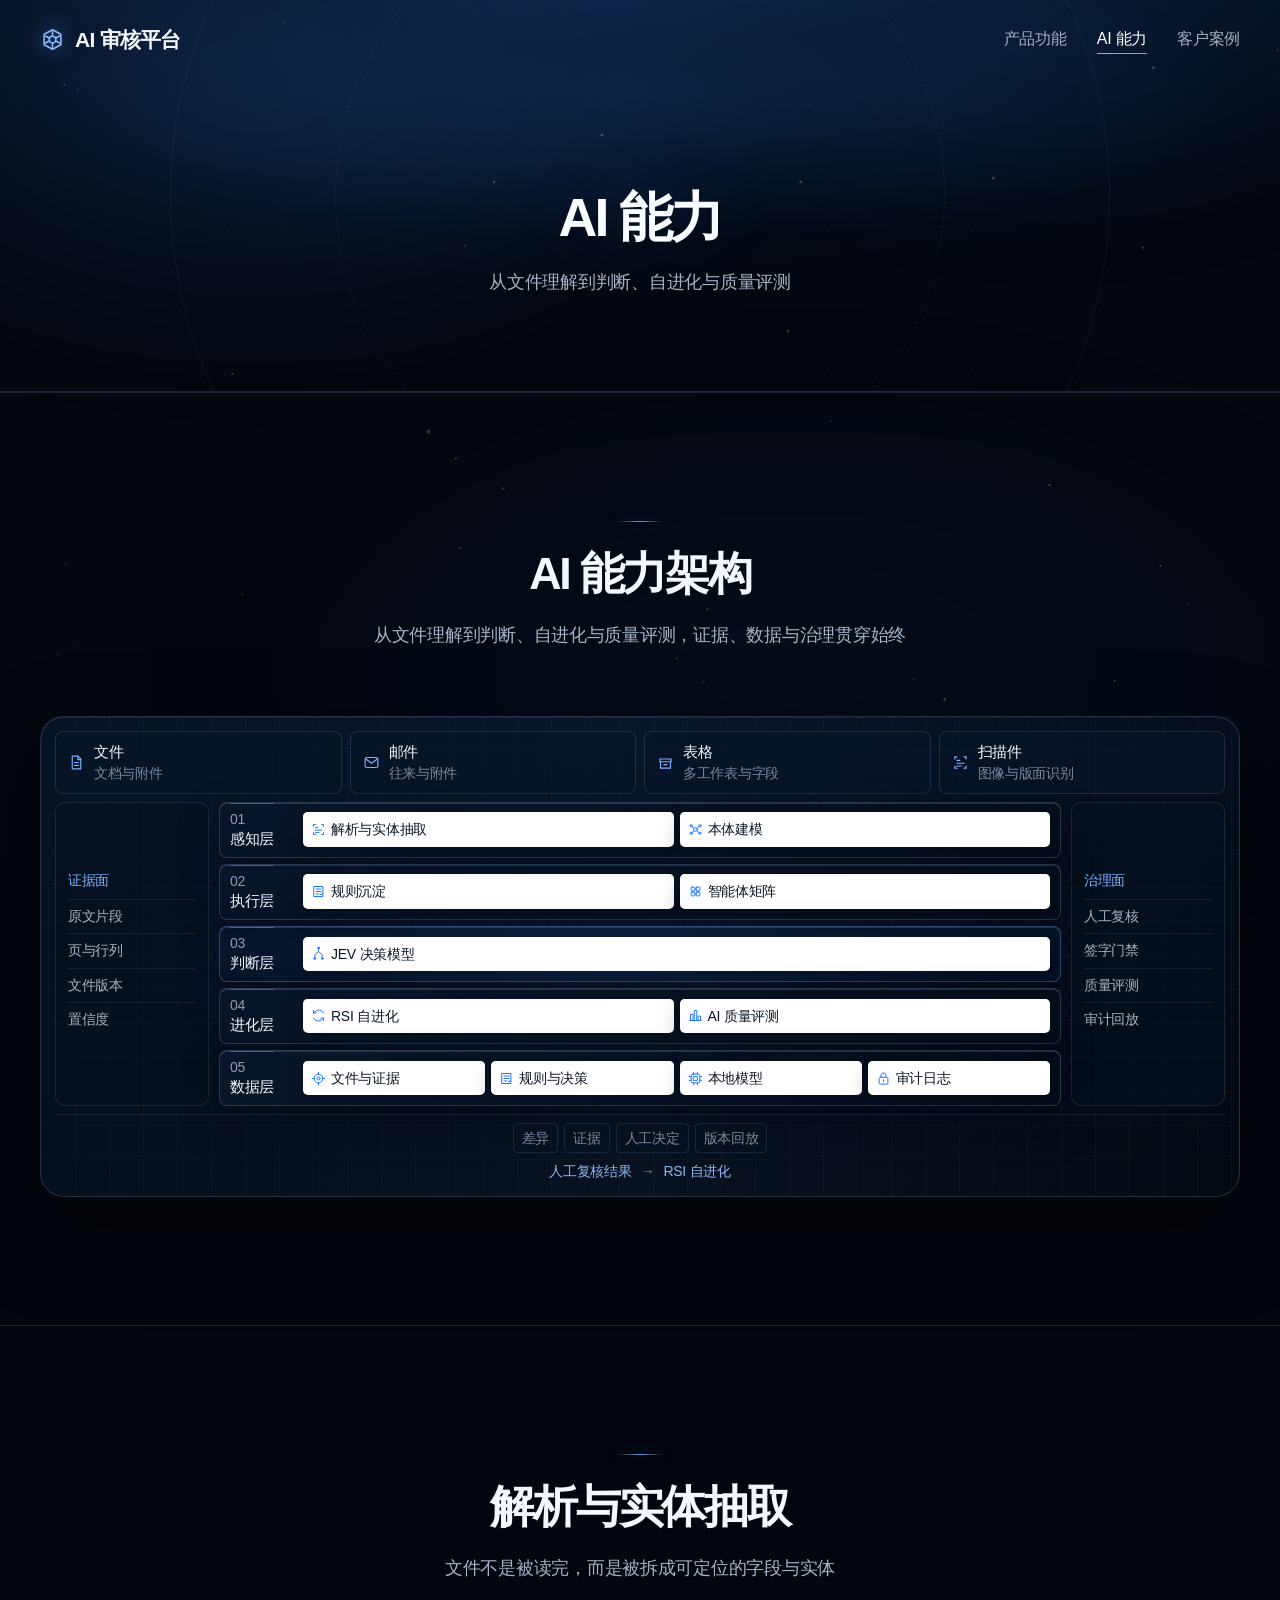
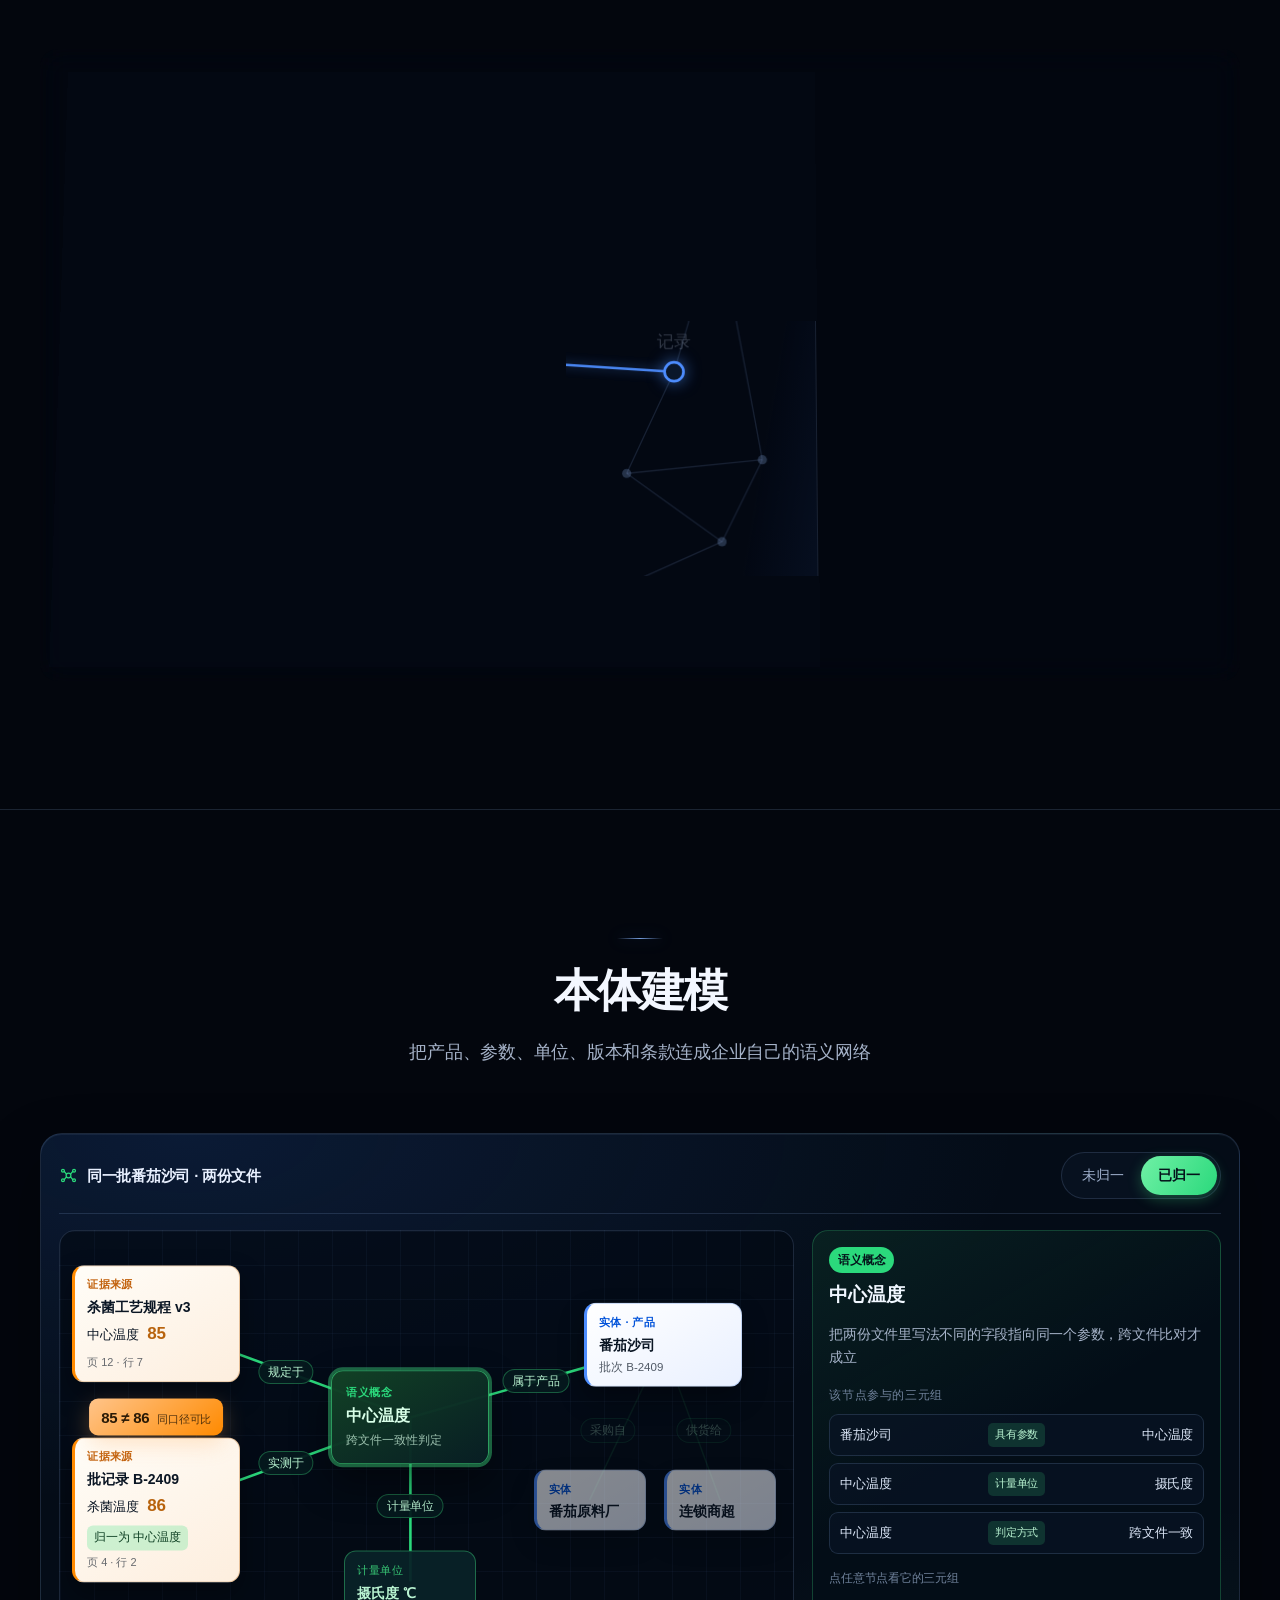
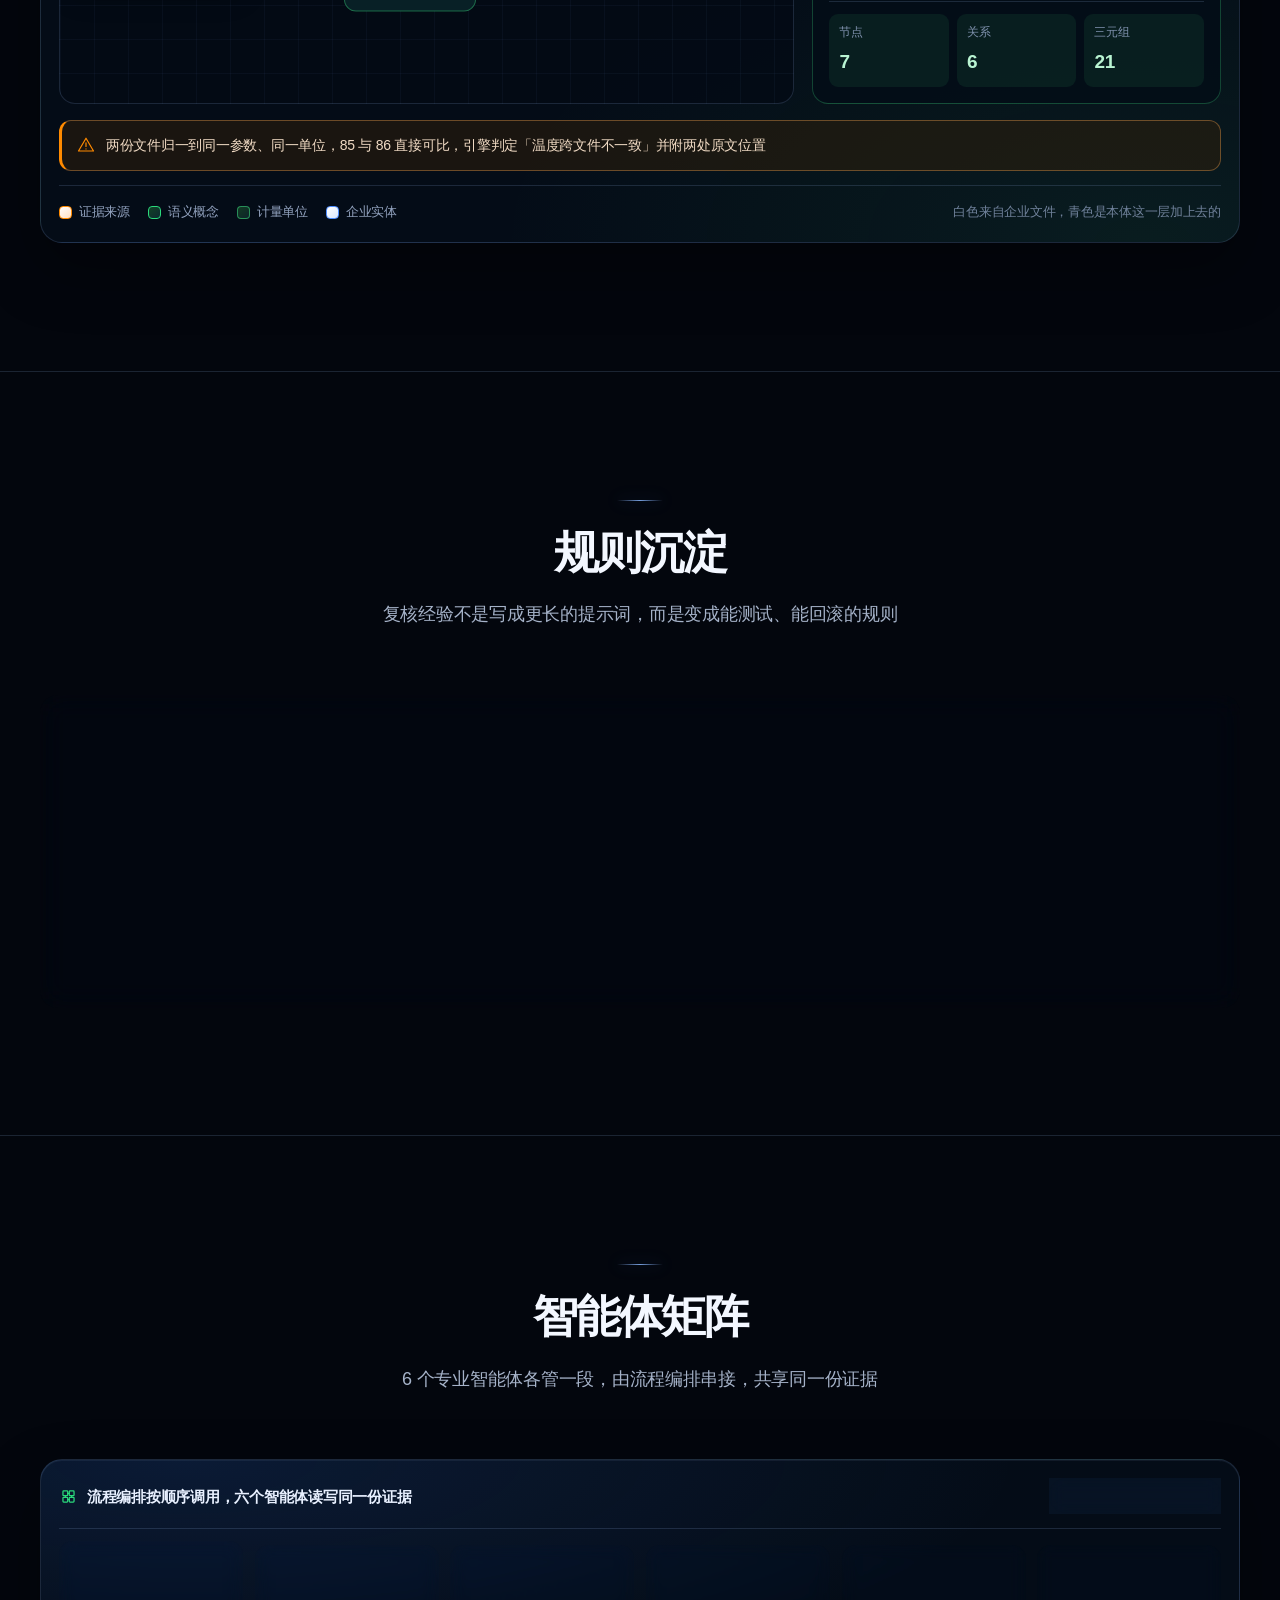
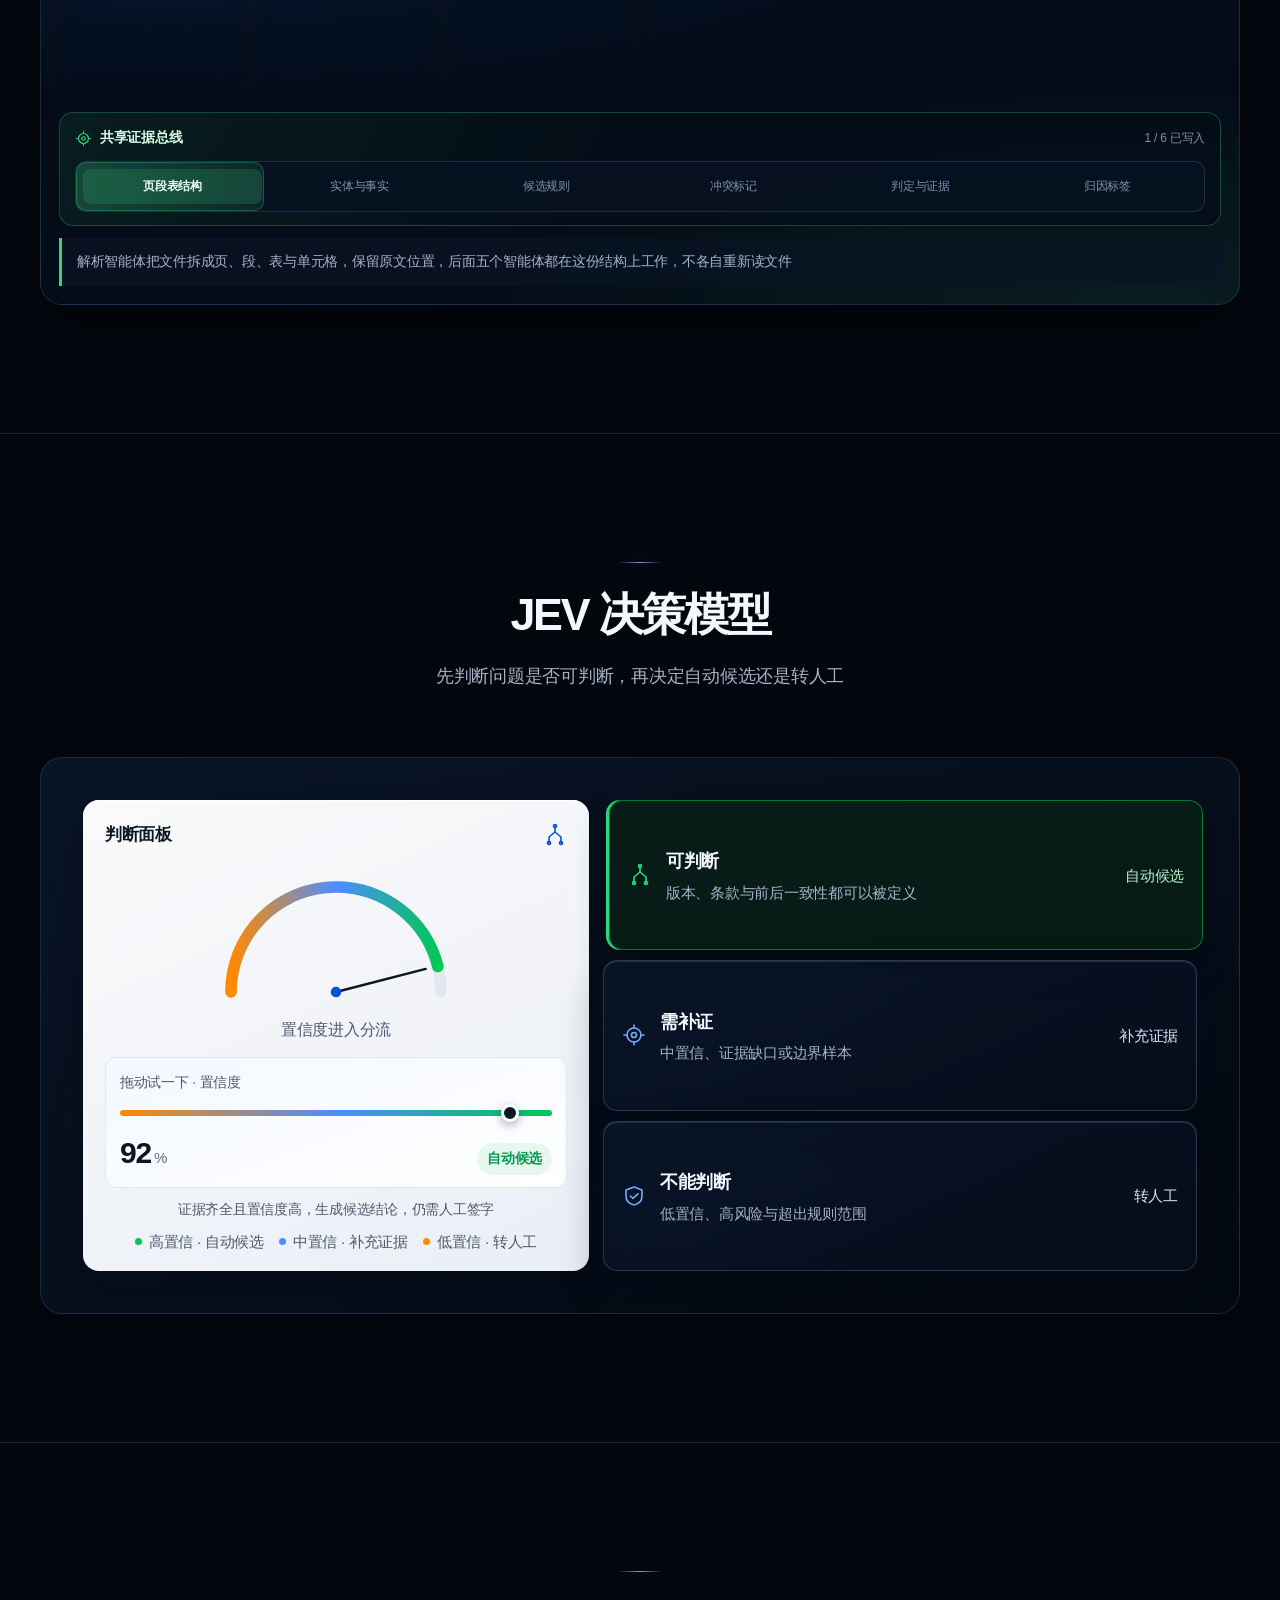
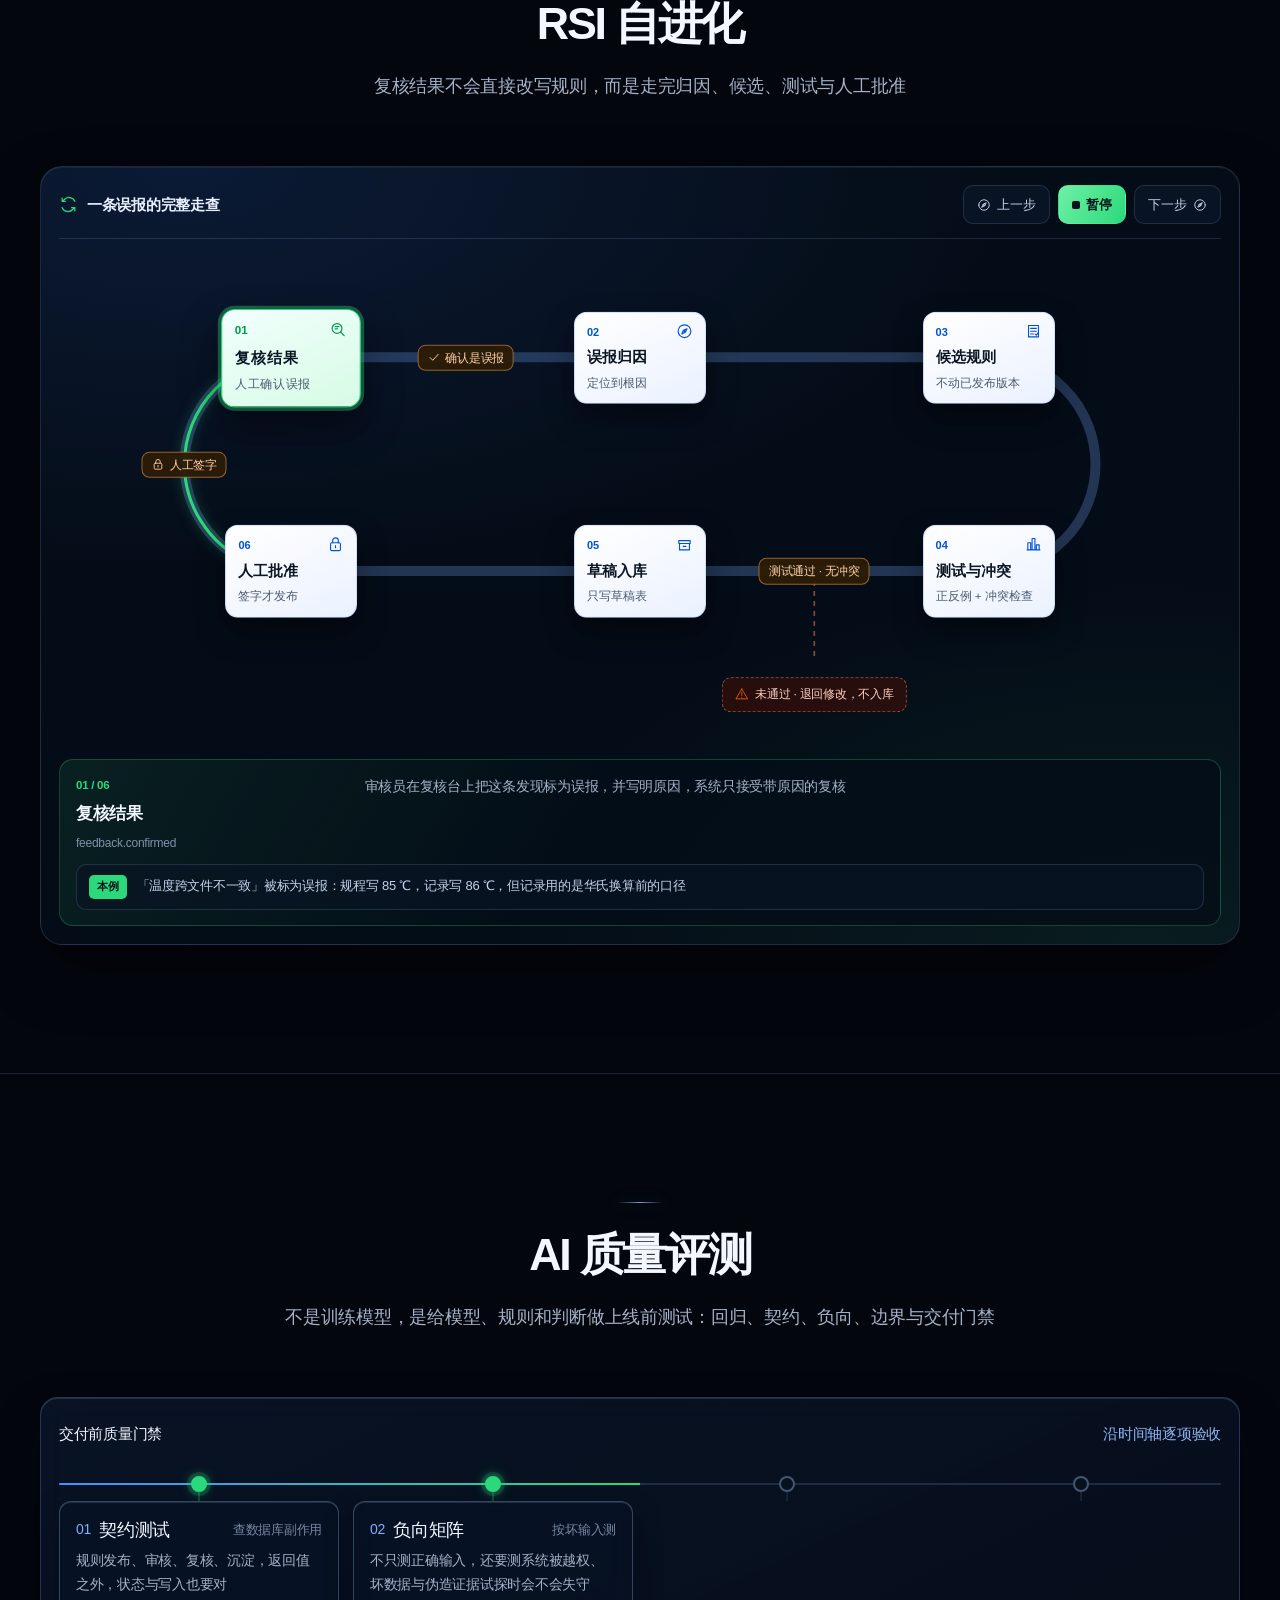
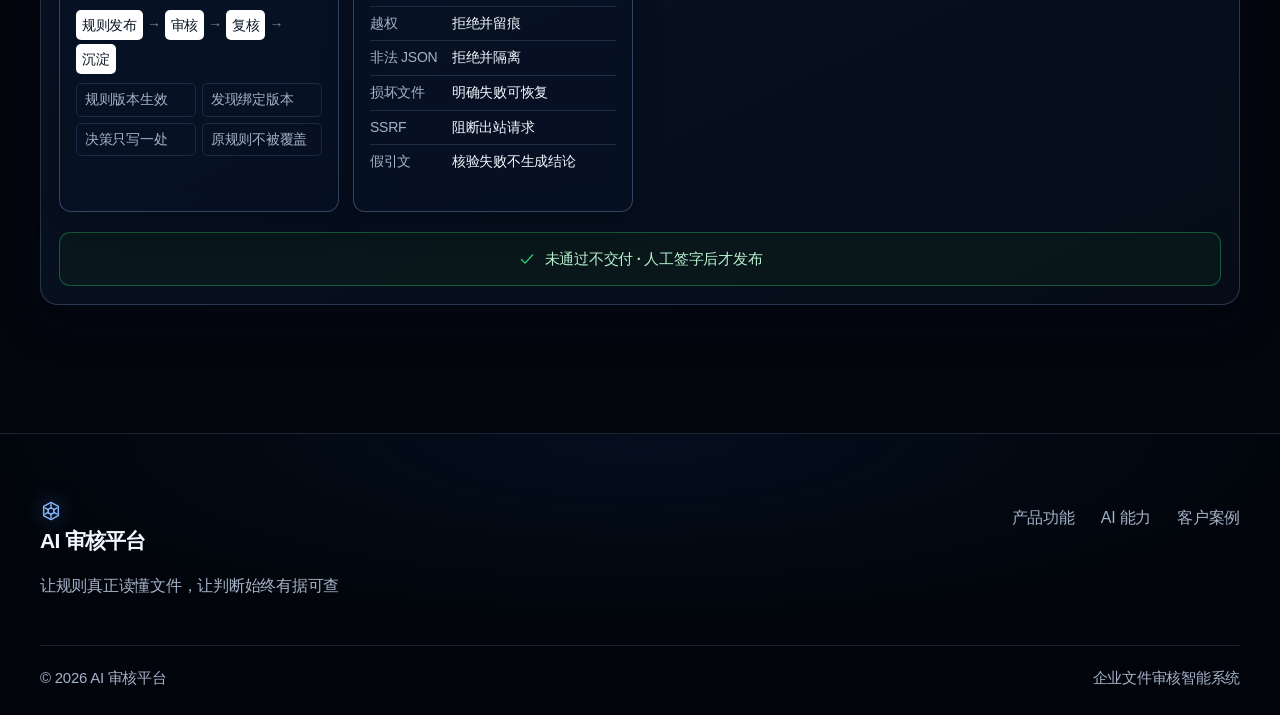
<file: website/ai.html>
<!doctype html>
<html lang="zh-CN">
<head>
  <meta charset="utf-8">
  <meta name="viewport" content="width=device-width, initial-scale=1">
  <script>document.documentElement.className += " js";</script>
  <title>AI 能力｜解析、规则、判断与自进化｜AI 审核平台</title>
  <meta name="description" content="解析与实体抽取、本体建模、规则沉淀、智能体矩阵、JEV 决策模型、RSI 自进化与 AI 质量评测；AI 只生产候选与证据，不签发结论。">
  <meta name="keywords" content="AI能力,解析与实体抽取,企业本体,规则沉淀,智能体矩阵,JEV决策模型,RSI自进化,AI质量评测">
  <meta name="author" content="AI 审核平台">
  <link rel="canonical" href="https://ruleproof.example/ai.html">
  <meta property="og:type" content="website">
  <meta property="og:site_name" content="AI 审核平台">
  <meta property="og:title" content="AI 能力｜解析、规则、判断与自进化｜AI 审核平台">
  <meta property="og:description" content="解析与实体抽取、本体建模、规则沉淀、智能体矩阵、JEV 决策模型、RSI 自进化与 AI 质量评测；AI 只生产候选与证据，不签发结论。">
  <meta property="og:url" content="https://ruleproof.example/ai.html">
  <meta property="og:image" content="https://ruleproof.example/assets/img/og-cover.png">
  <meta property="og:image:alt" content="AI 能力｜解析、规则、判断与自进化｜AI 审核平台">
  <meta name="twitter:card" content="summary_large_image">
  <meta name="theme-color" content="#04080f">
  <link rel="icon" href="assets/img/favicon.svg" type="image/svg+xml">
  <link rel="manifest" href="site.webmanifest">
  <link rel="stylesheet" href="assets/css/site.css">
  <link rel="stylesheet" href="assets/css/dark.css">
  <link rel="stylesheet" href="assets/css/effects.css">
  <link rel="stylesheet" href="assets/css/ai.css">
  <link rel="stylesheet" href="assets/css/architecture.css">
  <link rel="stylesheet" href="assets/css/quality.css">
  <link rel="stylesheet" href="assets/css/refine.css">
  <link rel="stylesheet" href="assets/css/diagrams.css">
  <link rel="stylesheet" href="assets/css/depth.css">
  <link rel="stylesheet" href="assets/css/elevate.css">
  <noscript><link rel="stylesheet" href="assets/css/noscript.css"></noscript>
  <meta name="robots" content="index,follow,max-image-preview:large,max-snippet:-1,max-video-preview:-1">
  <meta property="og:locale" content="zh_CN">
  <meta property="og:image:type" content="image/png">
  <meta property="og:image:width" content="1200">
  <meta property="og:image:height" content="630">
  <meta name="twitter:title" content="AI 能力｜解析、规则、判断与自进化｜AI 审核平台">
  <meta name="twitter:description" content="解析与实体抽取、本体建模、规则沉淀、智能体矩阵、JEV 决策模型、RSI 自进化与 AI 质量评测；AI 只生产候选与证据，不签发结论。">
  <meta name="twitter:image" content="https://ruleproof.example/assets/img/og-cover.png">
  <meta name="twitter:image:alt" content="AI 能力｜解析、规则、判断与自进化｜AI 审核平台">
  <link rel="alternate" hreflang="zh-CN" href="https://ruleproof.example/ai.html">
  <script type="application/ld+json">{"@context":"https://schema.org","@graph":[{"@type":"Organization","@id":"https://ruleproof.example/#organization","name":"AI 审核平台","url":"https://ruleproof.example/","description":"可审计的 AI 审核平台，以五态结论、证据链、规则版本与人工签字为核心","logo":{"@type":"ImageObject","url":"https://ruleproof.example/assets/img/og-cover.png","width":1200,"height":630},"knowsAbout":["AI 文件审核","证据链","五态结论","规则引擎","企业内网部署","人工复核","报告门禁"]},{"@type":"WebSite","@id":"https://ruleproof.example/#website","url":"https://ruleproof.example/","name":"AI 审核平台","inLanguage":"zh-CN","description":"可审计的 AI 审核平台：每条结论都能指回原文，没证据就不下判断","publisher":{"@id":"https://ruleproof.example/#organization"}},{"@type":"SoftwareApplication","@id":"https://ruleproof.example/#software","name":"AI 审核平台","applicationCategory":"BusinessApplication","operatingSystem":"企业内网环境","inLanguage":"zh-CN","description":"以五态结论、证据链、规则版本与报告门禁为核心的企业文件审核平台","url":"https://ruleproof.example/","featureList":["通过、不通过、证据不足、未执行、不适用五态结论","原文位置与证据链","规则版本锁定","双路径核对","人工复核与签字","报告门禁","私有化部署","审计日志"],"isPartOf":{"@id":"https://ruleproof.example/#website"},"publisher":{"@id":"https://ruleproof.example/#organization"}},{"@type":"WebPage","@id":"https://ruleproof.example/ai.html#webpage","url":"https://ruleproof.example/ai.html","name":"AI 能力｜解析、规则、判断与自进化｜AI 审核平台","description":"解析与实体抽取、本体建模、规则沉淀、智能体矩阵、JEV 决策模型、RSI 自进化与 AI 质量评测；AI 只生产候选与证据，不签发结论。","isPartOf":{"@id":"https://ruleproof.example/#website"},"about":{"@id":"https://ruleproof.example/#software"},"inLanguage":"zh-CN","dateModified":"2026-11-13","primaryImageOfPage":{"@type":"ImageObject","url":"https://ruleproof.example/assets/img/og-cover.png","width":1200,"height":630},"publisher":{"@id":"https://ruleproof.example/#organization"},"breadcrumb":{"@id":"https://ruleproof.example/ai.html#breadcrumb"}},{"@type":"BreadcrumbList","@id":"https://ruleproof.example/ai.html#breadcrumb","itemListElement":[{"@type":"ListItem","position":1,"name":"首页","item":"https://ruleproof.example/"},{"@type":"ListItem","position":2,"name":"AI 能力","item":"https://ruleproof.example/ai.html"}]}]}</script>
</head>
<body>
  <div class="scroll-progress" aria-hidden="true"><span></span></div>
  <a class="skip-link" href="#main">跳到主要内容</a>

  <header class="site-header">
    <div class="header-inner">
      <a class="brand" href="index.html"><svg class="brand-mark" aria-hidden="true"><use href="assets/img/icons.svg#mark"></use></svg><span>AI 审核平台</span></a>
      <nav class="site-nav" id="site-navigation" aria-label="主导航">
        <a href="index.html">产品功能</a><a href="ai.html" aria-current="page">AI 能力</a><a href="cases.html">客户案例</a>
      </nav>
      <button class="menu-toggle" type="button" aria-label="打开菜单" aria-expanded="false" aria-controls="site-navigation"><span></span></button>
    </div>
  </header>

  <main id="main">
    <section class="page-hero">
      <div class="container">
        <h1>AI 能力</h1>
        <p class="lead">从文件理解到判断、自进化与质量评测</p>
      </div>
    </section>

    <section class="ai-section aix-architecture-section">
      <div class="container">
        <div class="section-head">
          <h2>AI 能力架构</h2>
          <p class="lead">从文件理解到判断、自进化与质量评测，证据、数据与治理贯穿始终</p>
        </div>
        <div class="arch-blueprint arch-blueprint--ai" data-reveal>
          <div class="arch-top arch-top--four">
            <div class="arch-entry"><svg aria-hidden="true"><use href="assets/img/icons.svg#file"></use></svg><div><strong>文件</strong><span>文档与附件</span></div></div>
            <div class="arch-entry"><svg aria-hidden="true"><use href="assets/img/icons.svg#mail"></use></svg><div><strong>邮件</strong><span>往来与附件</span></div></div>
            <div class="arch-entry"><svg aria-hidden="true"><use href="assets/img/icons.svg#archive"></use></svg><div><strong>表格</strong><span>多工作表与字段</span></div></div>
            <div class="arch-entry"><svg aria-hidden="true"><use href="assets/img/icons.svg#parse"></use></svg><div><strong>扫描件</strong><span>图像与版面识别</span></div></div>
          </div>
          <div class="arch-body">
            <aside class="arch-rail" aria-label="证据面">
              <p class="arch-rail-title">证据面</p>
              <span class="arch-rail-item">原文片段</span>
              <span class="arch-rail-item">页与行列</span>
              <span class="arch-rail-item">文件版本</span>
              <span class="arch-rail-item">置信度</span>
            </aside>
            <div class="arch-stack">
              <div class="arch-layer arch-layer--perception">
                <div class="arch-layer-meta"><span class="arch-layer-no">01</span><strong class="arch-layer-name">感知层</strong></div>
                <div class="arch-modules">
                  <span class="arch-module"><svg aria-hidden="true"><use href="assets/img/icons.svg#parse"></use></svg>解析与实体抽取</span>
                  <span class="arch-module"><svg aria-hidden="true"><use href="assets/img/icons.svg#ontology"></use></svg>本体建模</span>
                </div>
              </div>
              <div class="arch-layer arch-layer--execution">
                <div class="arch-layer-meta"><span class="arch-layer-no">02</span><strong class="arch-layer-name">执行层</strong></div>
                <div class="arch-modules">
                  <span class="arch-module"><svg aria-hidden="true"><use href="assets/img/icons.svg#rule"></use></svg>规则沉淀</span>
                  <span class="arch-module"><svg aria-hidden="true"><use href="assets/img/icons.svg#agents"></use></svg>智能体矩阵</span>
                </div>
              </div>
              <div class="arch-layer arch-layer--judgment">
                <div class="arch-layer-meta"><span class="arch-layer-no">03</span><strong class="arch-layer-name">判断层</strong></div>
                <div class="arch-modules">
                  <span class="arch-module"><svg aria-hidden="true"><use href="assets/img/icons.svg#decision"></use></svg>JEV 决策模型</span>
                </div>
              </div>
              <div class="arch-layer arch-layer--evolution">
                <div class="arch-layer-meta"><span class="arch-layer-no">04</span><strong class="arch-layer-name">进化层</strong></div>
                <div class="arch-modules">
                  <span class="arch-module"><svg aria-hidden="true"><use href="assets/img/icons.svg#loop"></use></svg>RSI 自进化</span>
                  <span class="arch-module"><svg aria-hidden="true"><use href="assets/img/icons.svg#eval"></use></svg>AI 质量评测</span>
                </div>
              </div>
              <div class="arch-layer arch-layer--ai-data">
                <div class="arch-layer-meta"><span class="arch-layer-no">05</span><strong class="arch-layer-name">数据层</strong></div>
                <div class="arch-modules">
                  <span class="arch-module"><svg aria-hidden="true"><use href="assets/img/icons.svg#evidence"></use></svg>文件与证据</span>
                  <span class="arch-module"><svg aria-hidden="true"><use href="assets/img/icons.svg#rule"></use></svg>规则与决策</span>
                  <span class="arch-module"><svg aria-hidden="true"><use href="assets/img/icons.svg#model"></use></svg>本地模型</span>
                  <span class="arch-module"><svg aria-hidden="true"><use href="assets/img/icons.svg#lock"></use></svg>审计日志</span>
                </div>
              </div>
            </div>
            <aside class="arch-rail" aria-label="治理面">
              <p class="arch-rail-title">治理面</p>
              <span class="arch-rail-item">人工复核</span>
              <span class="arch-rail-item">签字门禁</span>
              <span class="arch-rail-item">质量评测</span>
              <span class="arch-rail-item">审计回放</span>
            </aside>
          </div>
          <div class="arch-bottom"><span>差异</span><span>证据</span><span>人工决定</span><span>版本回放</span></div>
          <div class="arch-feedback"><span>人工复核结果</span><i aria-hidden="true">→</i><span>RSI 自进化</span></div>
        </div>
      </div>
    </section>

    <section class="ai-section">
      <div class="container">
        <div class="section-head">
          <h2>解析与实体抽取</h2>
          <p class="lead">文件不是被读完，而是被拆成可定位的字段与实体</p>
        </div>
        <div class="kx-board" data-kx data-reveal>
          <div class="kx-graph">
            <svg viewBox="0 0 560 440" role="img" aria-label="从复杂语义网络中提取关键实体与原文位置" focusable="false">
              <g class="kx-net" aria-hidden="true">
                <line x1="60" y1="70" x2="150" y2="55" class="kx-net-edge"/><line x1="150" y1="55" x2="250" y2="80" class="kx-net-edge"/><line x1="250" y1="80" x2="340" y2="60" class="kx-net-edge"/><line x1="340" y1="60" x2="430" y2="85" class="kx-net-edge"/><line x1="430" y1="85" x2="510" y2="60" class="kx-net-edge"/>
                <line x1="60" y1="70" x2="55" y2="140" class="kx-net-edge"/><line x1="55" y1="140" x2="90" y2="180" class="kx-net-edge"/><line x1="90" y1="180" x2="160" y2="120" class="kx-net-edge"/><line x1="160" y1="120" x2="240" y2="100" class="kx-net-edge"/><line x1="240" y1="100" x2="250" y2="80" class="kx-net-edge"/><line x1="240" y1="100" x2="360" y2="100" class="kx-net-edge"/><line x1="360" y1="100" x2="340" y2="60" class="kx-net-edge"/><line x1="360" y1="100" x2="430" y2="85" class="kx-net-edge"/>
                <line x1="510" y1="60" x2="480" y2="140" class="kx-net-edge"/><line x1="480" y1="140" x2="500" y2="180" class="kx-net-edge"/><line x1="500" y1="180" x2="520" y2="290" class="kx-net-edge"/><line x1="520" y1="290" x2="490" y2="350" class="kx-net-edge"/><line x1="490" y1="350" x2="400" y2="390" class="kx-net-edge"/><line x1="400" y1="390" x2="260" y2="410" class="kx-net-edge"/><line x1="260" y1="410" x2="230" y2="360" class="kx-net-edge"/><line x1="230" y1="360" x2="130" y2="400" class="kx-net-edge"/><line x1="130" y1="400" x2="40" y2="360" class="kx-net-edge"/><line x1="40" y1="360" x2="70" y2="280" class="kx-net-edge"/><line x1="70" y1="280" x2="55" y2="140" class="kx-net-edge"/>
                <line x1="420" y1="300" x2="490" y2="350" class="kx-net-edge"/><line x1="420" y1="300" x2="520" y2="290" class="kx-net-edge"/><line x1="160" y1="120" x2="150" y2="55" class="kx-net-edge"/><line x1="90" y1="180" x2="70" y2="280" class="kx-net-edge"/><line x1="230" y1="360" x2="260" y2="410" class="kx-net-edge"/>
                <line x1="160" y1="120" x2="120" y2="210" class="kx-net-edge"/><line x1="90" y1="180" x2="120" y2="210" class="kx-net-edge"/><line x1="240" y1="100" x2="210" y2="150" class="kx-net-edge"/><line x1="360" y1="100" x2="385" y2="160" class="kx-net-edge"/><line x1="480" y1="140" x2="455" y2="225" class="kx-net-edge"/><line x1="230" y1="360" x2="185" y2="320" class="kx-net-edge"/><line x1="260" y1="410" x2="310" y2="310" class="kx-net-edge"/><line x1="420" y1="300" x2="455" y2="225" class="kx-net-edge"/>
                <circle cx="60" cy="70" r="3.4" class="kx-net-node"/><circle cx="150" cy="55" r="3.4" class="kx-net-node"/><circle cx="250" cy="80" r="3.4" class="kx-net-node"/><circle cx="340" cy="60" r="3.4" class="kx-net-node"/><circle cx="430" cy="85" r="3.4" class="kx-net-node"/><circle cx="510" cy="60" r="3.4" class="kx-net-node"/>
                <circle cx="55" cy="140" r="3.4" class="kx-net-node"/><circle cx="480" cy="140" r="3.4" class="kx-net-node"/><circle cx="520" cy="290" r="3.4" class="kx-net-node"/><circle cx="70" cy="280" r="3.4" class="kx-net-node"/><circle cx="40" cy="360" r="3.4" class="kx-net-node"/><circle cx="130" cy="400" r="3.4" class="kx-net-node"/><circle cx="260" cy="410" r="3.4" class="kx-net-node"/><circle cx="400" cy="390" r="3.4" class="kx-net-node"/><circle cx="490" cy="350" r="3.4" class="kx-net-node"/>
                <circle cx="240" cy="100" r="3.4" class="kx-net-node"/><circle cx="360" cy="100" r="3.4" class="kx-net-node"/><circle cx="160" cy="120" r="3.4" class="kx-net-node"/><circle cx="420" cy="300" r="3.4" class="kx-net-node"/><circle cx="90" cy="180" r="3.4" class="kx-net-node"/><circle cx="500" cy="180" r="3.4" class="kx-net-node"/><circle cx="230" cy="360" r="3.4" class="kx-net-node"/>
              </g>
              <g class="kx-hot">
                <path d="M120 210 L210 150" class="kx-hot-edge" data-kx-edge/><path d="M210 150 L300 215" class="kx-hot-edge" data-kx-edge/><path d="M300 215 L385 160" class="kx-hot-edge" data-kx-edge/><path d="M300 215 L455 225" class="kx-hot-edge" data-kx-edge/><path d="M300 215 L310 310" class="kx-hot-edge" data-kx-edge/><path d="M310 310 L185 320" class="kx-hot-edge" data-kx-edge/><path d="M120 210 L185 320" class="kx-hot-edge" data-kx-edge/>
                <circle cx="120" cy="210" r="7.5" class="kx-hot-node" data-kx-node/><circle cx="210" cy="150" r="6.5" class="kx-hot-node" data-kx-node/><circle cx="300" cy="215" r="8.5" class="kx-hot-node kx-hot-node--core" data-kx-node/><circle cx="385" cy="160" r="6.5" class="kx-hot-node" data-kx-node/><circle cx="455" cy="225" r="7" class="kx-hot-node" data-kx-node/><circle cx="310" cy="310" r="6.5" class="kx-hot-node" data-kx-node/><circle cx="185" cy="320" r="6.5" class="kx-hot-node" data-kx-node/>
                <text x="120" y="192" text-anchor="middle" class="kx-hot-label" data-kx-node>产品</text><text x="210" y="132" text-anchor="middle" class="kx-hot-label" data-kx-node>工序</text><text x="300" y="197" text-anchor="middle" class="kx-hot-label" data-kx-node>参数</text><text x="385" y="142" text-anchor="middle" class="kx-hot-label" data-kx-node>标准</text><text x="455" y="207" text-anchor="middle" class="kx-hot-label" data-kx-node>记录</text><text x="310" y="332" text-anchor="middle" class="kx-hot-label" data-kx-node>版本</text><text x="185" y="342" text-anchor="middle" class="kx-hot-label" data-kx-node>位置</text>
              </g>
            </svg>
            <span class="kx-scan" aria-hidden="true"></span>
          </div>
          <div class="kx-extract">
            <div class="kx-extract-head"><svg aria-hidden="true"><use href="assets/img/icons.svg#entity"></use></svg>从网络中提取的实体与位置</div>
            <div class="kx-entity" data-kx-entity><svg aria-hidden="true"><use href="assets/img/icons.svg#entity"></use></svg><div><b>产品</b><span>番茄沙司</span></div></div>
            <div class="kx-entity" data-kx-entity><svg aria-hidden="true"><use href="assets/img/icons.svg#decision"></use></svg><div><b>参数</b><span>中心温度 · 85℃</span></div></div>
            <div class="kx-entity" data-kx-entity><svg aria-hidden="true"><use href="assets/img/icons.svg#clock"></use></svg><div><b>日期</b><span>2026-03-12</span></div></div>
            <div class="kx-entity" data-kx-entity><svg aria-hidden="true"><use href="assets/img/icons.svg#audit"></use></svg><div><b>签字</b><span>复核已确认</span></div></div>
            <div class="kx-entity" data-kx-entity><svg aria-hidden="true"><use href="assets/img/icons.svg#platform"></use></svg><div><b>表格</b><span>3 行 × 3 列</span></div></div>
            <div class="kx-location">页 12 · 行 7 · 列 3</div>
            <div class="kx-types"><span>扫描件</span><span>表格</span><span>邮件</span></div>
          </div>
        </div>
      </div>
    </section>

    <section class="ai-section">
      <div class="container">
        <div class="section-head">
          <h2>本体建模</h2>
          <p class="lead">把产品、参数、单位、版本和条款连成企业自己的语义网络</p>
        </div>
        <div class="dg dg-onto" data-onto data-reveal>
          <div class="dg-bar">
            <div class="dg-bar-title"><svg aria-hidden="true"><use href="assets/img/icons.svg#ontology"></use></svg><span>同一批番茄沙司 · 两份文件</span></div>
            <div class="dg-switch" role="group" aria-label="本体归一对照">
              <button type="button" class="dg-switch-btn" data-onto-mode="raw" aria-pressed="false">未归一</button>
              <button type="button" class="dg-switch-btn is-on" data-onto-mode="linked" aria-pressed="true">已归一</button>
            </div>
          </div>
          <div class="dg-onto-body">
            <div class="dg-onto-scroll">
              <div class="dg-onto-canvas">
                <svg class="dg-onto-edges" viewBox="0 0 900 520" preserveAspectRatio="none" aria-hidden="true">
                  <path data-onto-edge="src-a" d="M118 114 L430 229"></path>
                  <path data-onto-edge="src-b" d="M118 343 L430 229"></path>
                  <path data-onto-edge="unit" d="M430 229 L430 430"></path>
                  <path data-onto-edge="product" d="M430 229 L740 140"></path>
                  <path data-onto-edge="supplier" d="M740 140 L650 330"></path>
                  <path data-onto-edge="customer" d="M740 140 L810 330"></path>
                </svg>

                <span class="dg-onto-rel dg-onto-rel--e1" data-onto-rel="src-a">规定于</span>
                <span class="dg-onto-rel dg-onto-rel--e2" data-onto-rel="src-b">实测于</span>
                <span class="dg-onto-rel dg-onto-rel--e3" data-onto-rel="unit">计量单位</span>
                <span class="dg-onto-rel dg-onto-rel--e4" data-onto-rel="product">属于产品</span>
                <span class="dg-onto-rel dg-onto-rel--e5" data-onto-rel="supplier">采购自</span>
                <span class="dg-onto-rel dg-onto-rel--e6" data-onto-rel="customer">供货给</span>

                <button type="button" class="dg-node dg-node--src dg-onto-n1" data-onto-node="src-a">
                  <span class="dg-node-type">证据来源</span>
                  <span class="dg-node-name">杀菌工艺规程 v3</span>
                  <span class="dg-node-field">中心温度<b>85</b></span>
                  <span class="dg-node-loc">页 12 · 行 7</span>
                </button>
                <button type="button" class="dg-node dg-node--src dg-onto-n2" data-onto-node="src-b">
                  <span class="dg-node-type">证据来源</span>
                  <span class="dg-node-name">批记录 B-2409</span>
                  <span class="dg-node-field"><i data-onto-alias>杀菌温度</i><b>86</b></span>
                  <span class="dg-node-map" data-onto-map>归一为 中心温度</span>
                  <span class="dg-node-loc">页 4 · 行 2</span>
                </button>
                <button type="button" class="dg-node dg-node--concept dg-onto-n3" data-onto-node="param">
                  <span class="dg-node-type">语义概念</span>
                  <span class="dg-node-name" data-onto-param-name>中心温度</span>
                  <span class="dg-node-note" data-onto-param-note>跨文件一致性判定</span>
                </button>
                <button type="button" class="dg-node dg-node--unit dg-onto-n4" data-onto-node="unit">
                  <span class="dg-node-type">计量单位</span>
                  <span class="dg-node-name">摄氏度 ℃</span>
                </button>
                <button type="button" class="dg-node dg-node--entity dg-onto-n5" data-onto-node="product">
                  <span class="dg-node-type">实体 · 产品</span>
                  <span class="dg-node-name">番茄沙司</span>
                  <span class="dg-node-note">批次 B-2409</span>
                </button>
                <button type="button" class="dg-node dg-node--entity dg-onto-n6" data-onto-node="supplier">
                  <span class="dg-node-type">实体</span>
                  <span class="dg-node-name">番茄原料厂</span>
                </button>
                <button type="button" class="dg-node dg-node--entity dg-onto-n7" data-onto-node="customer">
                  <span class="dg-node-type">实体</span>
                  <span class="dg-node-name">连锁商超</span>
                </button>

                <span class="dg-onto-verdictpill" data-onto-pill><b>85 ≠ 86</b><i>同口径可比</i></span>
              </div>
            </div>
            <p class="dg-scrollhint" data-scrollhint hidden><i aria-hidden="true"></i>横向滑动查看完整示意图</p>

            <aside class="dg-onto-panel">
              <div class="dg-onto-panel-head">
                <span class="dg-onto-panel-type" data-onto-read-type>语义概念</span>
                <strong data-onto-read-name>中心温度</strong>
              </div>
              <p class="dg-onto-why" data-onto-read-why>把两份文件里写法不同的字段指向同一个参数，跨文件比对才成立</p>
              <p class="dg-onto-triples-head">该节点参与的三元组</p>
              <ul class="dg-onto-triples" data-onto-read-triples>
                <li><span>番茄沙司</span><em>具有参数</em><span>中心温度</span></li>
                <li><span>中心温度</span><em>计量单位</em><span>摄氏度</span></li>
                <li><span>中心温度</span><em>判定方式</em><span>跨文件一致</span></li>
              </ul>
              <p class="dg-onto-hint">点任意节点看它的三元组</p>
              <dl class="dg-onto-scale">
                <div><dt>节点</dt><dd>7</dd></div>
                <div><dt>关系</dt><dd>6</dd></div>
                <div><dt>三元组</dt><dd>21</dd></div>
              </dl>
            </aside>
          </div>

          <div class="dg-onto-verdict" data-onto-verdict data-state="linked">
            <svg aria-hidden="true"><use href="assets/img/icons.svg#alert"></use></svg>
            <p data-onto-verdict-text>两份文件归一到同一参数、同一单位，85 与 86 直接可比，引擎判定「温度跨文件不一致」并附两处原文位置</p>
          </div>
          <div class="dg-legend">
            <span><i class="dg-key dg-key--src"></i>证据来源</span>
            <span><i class="dg-key dg-key--concept"></i>语义概念</span>
            <span><i class="dg-key dg-key--unit"></i>计量单位</span>
            <span><i class="dg-key dg-key--entity"></i>企业实体</span>
            <em>白色来自企业文件，青色是本体这一层加上去的</em>
          </div>
        </div>
      </div>
    </section>

    <section class="ai-section">
      <div class="container">
        <div class="section-head">
          <h2>规则沉淀</h2>
          <p class="lead">复核经验不是写成更长的提示词，而是变成能测试、能回滚的规则</p>
        </div>
        <div class="rs-board" data-rs data-reveal>
          <div class="rs-flow">
            <div class="rs-stage" data-rs-stage>
              <span class="rs-stage-no">01</span>
              <div class="rs-stage-title"><svg aria-hidden="true"><use href="assets/img/icons.svg#loop"></use></svg>复核反馈</div>
              <div class="rs-chips">
                <span class="rs-chip"><svg aria-hidden="true"><use href="assets/img/icons.svg#alert"></use></svg>误报</span>
                <span class="rs-chip"><svg aria-hidden="true"><use href="assets/img/icons.svg#evidence"></use></svg>补证</span>
                <span class="rs-chip"><svg aria-hidden="true"><use href="assets/img/icons.svg#audit"></use></svg>改判</span>
              </div>
            </div>
            <span class="rs-link" data-rs-link aria-hidden="true"></span>
            <div class="rs-stage" data-rs-stage>
              <span class="rs-stage-no">02</span>
              <div class="rs-stage-title"><svg aria-hidden="true"><use href="assets/img/icons.svg#rule"></use></svg>归因 · 候选规则</div>
              <div class="rs-code"><span>当</span> 规程.中心温度 ≠ 记录.中心温度<br><span>且</span> 单位与口径一致<b>命中样本 · 等待测试</b></div>
            </div>
            <span class="rs-link" data-rs-link aria-hidden="true"></span>
            <div class="rs-stage" data-rs-stage>
              <span class="rs-stage-no">03</span>
              <div class="rs-stage-title"><svg aria-hidden="true"><use href="assets/img/icons.svg#check"></use></svg>测试门禁</div>
              <div class="rs-tests">
                <span class="rs-test"><svg aria-hidden="true"><use href="assets/img/icons.svg#check"></use></svg>正例</span>
                <span class="rs-test"><svg aria-hidden="true"><use href="assets/img/icons.svg#check"></use></svg>反例</span>
                <span class="rs-test"><svg aria-hidden="true"><use href="assets/img/icons.svg#check"></use></svg>边界</span>
              </div>
            </div>
            <span class="rs-link" data-rs-link aria-hidden="true"></span>
            <div class="rs-stage" data-rs-stage>
              <span class="rs-stage-no">04</span>
              <div class="rs-stage-title"><svg aria-hidden="true"><use href="assets/img/icons.svg#shield"></use></svg>人工批准</div>
              <div class="rs-approve"><svg aria-hidden="true"><use href="assets/img/icons.svg#lock"></use></svg>未批准不发布</div>
            </div>
            <span class="rs-link" data-rs-link aria-hidden="true"></span>
            <div class="rs-stage" data-rs-stage>
              <span class="rs-stage-no">05</span>
              <div class="rs-stage-title"><svg aria-hidden="true"><use href="assets/img/icons.svg#ontology"></use></svg>规则库</div>
              <div class="rs-version rs-version--top">v1.2 · 已发布</div>
              <div class="rs-version">v1.1 · 可回滚</div>
              <div class="rs-version">v1.0 · 归档</div>
              <div class="rs-facts"><span>内置 300+ 审核点类型</span><span>7 大类 · 69 个审核类型</span><span>152 个按确定性方式执行</span></div>
            </div>
          </div>
        </div>
      </div>
    </section>

    <section class="ai-section">
      <div class="container">
        <div class="section-head">
          <h2>智能体矩阵</h2>
          <p class="lead">6 个专业智能体各管一段，由流程编排串接，共享同一份证据</p>
        </div>
        <div class="dg dg-agents" data-agents2 data-reveal>
          <div class="dg-bar">
            <div class="dg-bar-title"><svg aria-hidden="true"><use href="assets/img/icons.svg#agents"></use></svg><span>流程编排按顺序调用，六个智能体读写同一份证据</span></div>
            <span class="dg-bar-tag">顺序执行 · 非投票 · 无主控</span>
          </div>

          <div class="dg-agents-rail">
            <button type="button" class="dg-agent is-on" data-agent2="0">
              <span class="dg-agent-no">01</span>
              <svg class="dg-agent-icon" aria-hidden="true"><use href="assets/img/icons.svg#parse"></use></svg>
              <span class="dg-agent-name">解析</span>
              <span class="dg-agent-cap">parse.document</span>
              <span class="dg-agent-io"><i>读</i>原始文件</span>
              <span class="dg-agent-io dg-agent-io--w"><i>写</i>页段表与坐标</span>
            </button>
            <button type="button" class="dg-agent" data-agent2="1">
              <span class="dg-agent-no">02</span>
              <svg class="dg-agent-icon" aria-hidden="true"><use href="assets/img/icons.svg#entity"></use></svg>
              <span class="dg-agent-name">事实抽取</span>
              <span class="dg-agent-cap">extract.facts</span>
              <span class="dg-agent-io"><i>读</i>解析结构</span>
              <span class="dg-agent-io dg-agent-io--w"><i>写</i>实体与事实</span>
            </button>
            <button type="button" class="dg-agent" data-agent2="2">
              <span class="dg-agent-no">03</span>
              <svg class="dg-agent-icon" aria-hidden="true"><use href="assets/img/icons.svg#rule"></use></svg>
              <span class="dg-agent-name">规则生成</span>
              <span class="dg-agent-cap">rule.generate</span>
              <span class="dg-agent-io"><i>读</i>标准与复核经验</span>
              <span class="dg-agent-io dg-agent-io--w"><i>写</i>结构化候选规则</span>
            </button>
            <button type="button" class="dg-agent" data-agent2="3">
              <span class="dg-agent-no">04</span>
              <svg class="dg-agent-icon" aria-hidden="true"><use href="assets/img/icons.svg#alert"></use></svg>
              <span class="dg-agent-name">冲突检查</span>
              <span class="dg-agent-cap">conflict.analyze</span>
              <span class="dg-agent-io"><i>读</i>候选与已发布规则</span>
              <span class="dg-agent-io dg-agent-io--w"><i>写</i>冲突标记</span>
            </button>
            <button type="button" class="dg-agent" data-agent2="4">
              <span class="dg-agent-no">05</span>
              <svg class="dg-agent-icon" aria-hidden="true"><use href="assets/img/icons.svg#decision"></use></svg>
              <span class="dg-agent-name">点位判定</span>
              <span class="dg-agent-cap">judge.points</span>
              <span class="dg-agent-io"><i>读</i>事实与生效规则</span>
              <span class="dg-agent-io dg-agent-io--w"><i>写</i>判定候选与引用</span>
            </button>
            <button type="button" class="dg-agent" data-agent2="5">
              <span class="dg-agent-no">06</span>
              <svg class="dg-agent-icon" aria-hidden="true"><use href="assets/img/icons.svg#loop"></use></svg>
              <span class="dg-agent-name">误报归因</span>
              <span class="dg-agent-cap">feedback.attribute</span>
              <span class="dg-agent-io"><i>读</i>人工复核结果</span>
              <span class="dg-agent-io dg-agent-io--w"><i>写</i>归因标签回流</span>
            </button>
            <span class="dg-agents-packet" data-agents-packet aria-hidden="true"></span>
          </div>

          <div class="dg-bus" data-agents-bus>
            <div class="dg-bus-label"><svg aria-hidden="true"><use href="assets/img/icons.svg#evidence"></use></svg><span>共享证据总线</span><em data-agents-bus-count>1 / 6 已写入</em></div>
            <div class="dg-bus-track">
              <span class="dg-bus-fill" data-agents-bus-fill aria-hidden="true"></span>
              <span class="dg-bus-item is-on" data-agents-bus-item="0">页段表结构</span>
              <span class="dg-bus-item" data-agents-bus-item="1">实体与事实</span>
              <span class="dg-bus-item" data-agents-bus-item="2">候选规则</span>
              <span class="dg-bus-item" data-agents-bus-item="3">冲突标记</span>
              <span class="dg-bus-item" data-agents-bus-item="4">判定与证据</span>
              <span class="dg-bus-item" data-agents-bus-item="5">归因标签</span>
            </div>
          </div>

          <div class="dg-agents-readout" aria-live="polite">
            <p data-agents-read>解析智能体把文件拆成页、段、表与单元格，保留原文位置，后面五个智能体都在这份结构上工作，不各自重新读文件</p>
          </div>
        </div>
      </div>
    </section>

    <section class="ai-section">
      <div class="container">
        <div class="section-head">
          <h2>JEV 决策模型</h2>
          <p class="lead">先判断问题是否可判断，再决定自动候选还是转人工</p>
        </div>
        <div class="diagram ai-decision" data-reveal>
          <div class="jev-console">
            <div class="jev-gauge-card">
              <div class="jev-gauge-head"><span>判断面板</span><svg class="jev-gauge-icon" aria-hidden="true"><use href="assets/img/icons.svg#decision"></use></svg></div>
              <svg class="jev-gauge-svg" viewBox="0 0 240 140" aria-hidden="true">
                <defs><linearGradient id="jevArc" x1="0" y1="0" x2="1" y2="0"><stop offset="0" stop-color="#ff8a00"></stop><stop offset="0.5" stop-color="#4d8dff"></stop><stop offset="1" stop-color="#00c853"></stop></linearGradient></defs>
                <path class="jev-track" d="M 30 120 A 90 90 0 0 1 210 120"></path><path class="jev-arc" d="M 30 120 A 90 90 0 0 1 210 120"></path>
                <g class="jev-needle"><line x1="120" y1="120" x2="172" y2="60"></line><circle cx="120" cy="120" r="4.5"></circle></g>
              </svg>
              <div class="jev-gauge-caption">置信度进入分流</div>
              <div class="jev-dial" data-jev-dial>
                <label class="jev-dial-label" for="jev-confidence">拖动试一下 · 置信度</label>
                <input class="jev-dial-range" id="jev-confidence" type="range" min="0" max="100" step="1" value="92" data-jev-range aria-describedby="jev-verdict">
                <div class="jev-dial-read"><b data-jev-value>92</b><span>%</span><em data-jev-route>自动候选</em></div>
              </div>
              <p class="jev-verdict" id="jev-verdict" data-jev-verdict>证据齐全且置信度高，生成候选结论，仍需人工签字</p>
              <div class="jev-legend"><span><i class="jev-dot is-high"></i>高置信 · 自动候选</span><span><i class="jev-dot is-mid"></i>中置信 · 补充证据</span><span><i class="jev-dot is-low"></i>低置信 · 转人工</span></div>
            </div>
            <div class="jev-paths">
              <article class="jev-path is-active" data-jev-path="high"><svg aria-hidden="true"><use href="assets/img/icons.svg#decision"></use></svg><div><h3>可判断</h3><p>版本、条款与前后一致性都可以被定义</p></div><strong>自动候选</strong></article>
              <article class="jev-path" data-jev-path="mid"><svg aria-hidden="true"><use href="assets/img/icons.svg#evidence"></use></svg><div><h3>需补证</h3><p>中置信、证据缺口或边界样本</p></div><strong>补充证据</strong></article>
              <article class="jev-path" data-jev-path="low"><svg aria-hidden="true"><use href="assets/img/icons.svg#shield"></use></svg><div><h3>不能判断</h3><p>低置信、高风险与超出规则范围</p></div><strong>转人工</strong></article>
            </div>
          </div>
        </div>
      </div>
    </section>

    <section class="ai-section">
      <div class="container">
        <div class="section-head">
          <h2>RSI 自进化</h2>
          <p class="lead">复核结果不会直接改写规则，而是走完归因、候选、测试与人工批准</p>
        </div>
        <div class="dg dg-rsi" data-rsi data-reveal>
          <div class="dg-bar">
            <div class="dg-bar-title"><svg aria-hidden="true"><use href="assets/img/icons.svg#loop"></use></svg><span>一条误报的完整走查</span></div>
            <div class="dg-ctrl">
              <button type="button" class="dg-btn" data-rsi-prev aria-label="上一步"><svg aria-hidden="true"><use href="assets/img/icons.svg#compass"></use></svg><span>上一步</span></button>
              <button type="button" class="dg-btn dg-btn--primary" data-rsi-play aria-pressed="true"><i class="dg-btn-dot"></i><span data-rsi-play-label>暂停</span></button>
              <button type="button" class="dg-btn" data-rsi-next aria-label="下一步"><span>下一步</span><svg aria-hidden="true"><use href="assets/img/icons.svg#compass"></use></svg></button>
            </div>
          </div>

          <div class="dg-rsi-scroll">
            <div class="dg-rsi-canvas">
              <svg class="dg-rsi-track" viewBox="0 0 1000 420" preserveAspectRatio="none" aria-hidden="true">
                <path class="dg-rsi-rail" d="M200 88 L800 88 A 92 92 0 0 1 800 272 L200 272 A 92 92 0 0 1 200 88 Z"></path>
                <path class="dg-rsi-progress" data-rsi-progress d="M200 88 L800 88 A 92 92 0 0 1 800 272 L200 272 A 92 92 0 0 1 200 88 Z"></path>
                <path class="dg-rsi-spur" d="M650 272 L650 348"></path>
                <circle class="dg-rsi-token" data-rsi-token r="6" cx="200" cy="88"></circle>
              </svg>

              <button type="button" class="dg-station dg-rsi-s1 is-on" data-rsi-step="0">
                <span class="dg-station-no">01</span>
                <svg class="dg-station-icon" aria-hidden="true"><use href="assets/img/icons.svg#audit"></use></svg>
                <span class="dg-station-name">复核结果</span>
                <span class="dg-station-out">人工确认误报</span>
              </button>
              <button type="button" class="dg-station dg-rsi-s2" data-rsi-step="1">
                <span class="dg-station-no">02</span>
                <svg class="dg-station-icon" aria-hidden="true"><use href="assets/img/icons.svg#compass"></use></svg>
                <span class="dg-station-name">误报归因</span>
                <span class="dg-station-out">定位到根因</span>
              </button>
              <button type="button" class="dg-station dg-rsi-s3" data-rsi-step="2">
                <span class="dg-station-no">03</span>
                <svg class="dg-station-icon" aria-hidden="true"><use href="assets/img/icons.svg#rule"></use></svg>
                <span class="dg-station-name">候选规则</span>
                <span class="dg-station-out">不动已发布版本</span>
              </button>
              <button type="button" class="dg-station dg-rsi-s4" data-rsi-step="3">
                <span class="dg-station-no">04</span>
                <svg class="dg-station-icon" aria-hidden="true"><use href="assets/img/icons.svg#eval"></use></svg>
                <span class="dg-station-name">测试与冲突</span>
                <span class="dg-station-out">正反例 + 冲突检查</span>
              </button>
              <button type="button" class="dg-station dg-rsi-s5" data-rsi-step="4">
                <span class="dg-station-no">05</span>
                <svg class="dg-station-icon" aria-hidden="true"><use href="assets/img/icons.svg#archive"></use></svg>
                <span class="dg-station-name">草稿入库</span>
                <span class="dg-station-out">只写草稿表</span>
              </button>
              <button type="button" class="dg-station dg-rsi-s6" data-rsi-step="5">
                <span class="dg-station-no">06</span>
                <svg class="dg-station-icon" aria-hidden="true"><use href="assets/img/icons.svg#lock"></use></svg>
                <span class="dg-station-name">人工批准</span>
                <span class="dg-station-out">签字才发布</span>
              </button>

              <span class="dg-gate dg-rsi-g3" data-rsi-gate="0"><svg aria-hidden="true"><use href="assets/img/icons.svg#check"></use></svg>确认是误报</span>
              <span class="dg-gate dg-rsi-g1" data-rsi-gate="3"><svg aria-hidden="true"><use href="assets/img/icons.svg#lock"></use></svg>测试通过 · 无冲突</span>
              <span class="dg-gate dg-rsi-g2" data-rsi-gate="5"><svg aria-hidden="true"><use href="assets/img/icons.svg#lock"></use></svg>人工签字</span>
              <span class="dg-rsi-reject"><svg aria-hidden="true"><use href="assets/img/icons.svg#alert"></use></svg>未通过 · 退回修改，不入库</span>
            </div>
          </div>
          <p class="dg-scrollhint" data-scrollhint hidden><i aria-hidden="true"></i>横向滑动查看完整示意图</p>

          <div class="dg-rsi-readout">
            <div class="dg-rsi-readout-id">
              <span class="dg-rsi-stepno" data-rsi-read-no>01 / 06</span>
              <strong data-rsi-read-name>复核结果</strong>
              <em data-rsi-read-cap>feedback.confirmed</em>
            </div>
            <p class="dg-rsi-readout-desc" data-rsi-read-desc>审核员在复核台上把这条发现标为误报，并写明原因，系统只接受带原因的复核</p>
            <div class="dg-rsi-case"><span>本例</span><p data-rsi-read-case>「温度跨文件不一致」被标为误报：规程写 85 ℃，记录写 86 ℃，但记录用的是华氏换算前的口径</p></div>
          </div>
        </div>
      </div>
    </section>

    <section class="ai-section">
      <div class="container">
        <div class="section-head">
          <h2>AI 质量评测</h2>
          <p class="lead">不是训练模型，是给模型、规则和判断做上线前测试：回归、契约、负向、边界与交付门禁</p>
        </div>
        <div class="qt-board" data-qt data-reveal>
          <div class="qt-head"><span>交付前质量门禁</span><span>沿时间轴逐项验收</span></div>
          <div class="qt-timeline">
            <div class="qt-spine" aria-hidden="true"><span class="qt-spine-fill"></span></div>
            <div class="qt-step" data-qt-step>
              <span class="qt-dot" aria-hidden="true"></span>
              <div class="qt-card">
                <div class="quality-card-head"><span class="quality-no">01</span><h3>契约测试</h3><em>查数据库副作用</em></div>
                <p class="quality-card-lead">规则发布、审核、复核、沉淀，返回值之外，状态与写入也要对</p>
                <div class="quality-contract-flow"><span>规则发布</span><i aria-hidden="true">→</i><span>审核</span><i aria-hidden="true">→</i><span>复核</span><i aria-hidden="true">→</i><span>沉淀</span></div>
                <div class="quality-contract-assertions"><span>规则版本生效</span><span>发现绑定版本</span><span>决策只写一处</span><span>原规则不被覆盖</span></div>
              </div>
            </div>
            <div class="qt-step" data-qt-step>
              <span class="qt-dot" aria-hidden="true"></span>
              <div class="qt-card">
                <div class="quality-card-head"><span class="quality-no">02</span><h3>负向矩阵</h3><em>按坏输入测</em></div>
                <p class="quality-card-lead">不只测正确输入，还要测系统被越权、坏数据与伪造证据试探时会不会失守</p>
                <div class="quality-negative-list">
                  <div><span>越权</span><b>拒绝并留痕</b></div>
                  <div><span>非法 JSON</span><b>拒绝并隔离</b></div>
                  <div><span>损坏文件</span><b>明确失败可恢复</b></div>
                  <div><span>SSRF</span><b>阻断出站请求</b></div>
                  <div><span>假引文</span><b>核验失败不生成结论</b></div>
                </div>
              </div>
            </div>
            <div class="qt-step" data-qt-step>
              <span class="qt-dot" aria-hidden="true"></span>
              <div class="qt-card">
                <div class="quality-card-head"><span class="quality-no">03</span><h3>边界测试</h3><em>极端输入</em></div>
                <p class="quality-card-lead">空文本、超长、扫描件、多租户，任何一项处理不对，都会变成不可解释的结果</p>
                <div class="quality-edge-grid">
                  <div><span>空文本</span><b>不产生伪发现</b></div>
                  <div><span>超长文本</span><b>分块并保留定位</b></div>
                  <div><span>扫描件</span><b>不能识别就明确失败</b></div>
                  <div><span>多租户</span><b>跨租户不可见</b></div>
                </div>
              </div>
            </div>
            <div class="qt-step" data-qt-step>
              <span class="qt-dot" aria-hidden="true"></span>
              <div class="qt-card">
                <div class="quality-card-head"><span class="quality-no">04</span><h3>交付包 CI</h3><em>从零跑起来</em></div>
                <p class="quality-card-lead">不是在开发机上能跑，而是交付包解压后能初始化、能启动、能跑完门禁</p>
                <div class="quality-gates">
                  <div><span>01</span><b>干净目录解压</b></div>
                  <div><span>02</span><b>初始化配置与数据</b></div>
                  <div><span>03</span><b>启动服务与健康检查</b></div>
                  <div><span>04</span><b>跑契约、负向、边界</b></div>
                  <div><span>05</span><b>生成交付包与报告</b></div>
                </div>
              </div>
            </div>
          </div>
          <div class="qt-gate"><svg aria-hidden="true"><use href="assets/img/icons.svg#check"></use></svg>未通过不交付 · 人工签字后才发布</div>
        </div>
      </div>
    </section>
  </main>


  <footer class="site-footer">
    <div class="container">
      <div class="footer-main">
        <div><a class="footer-brand" href="index.html"><svg class="brand-mark" aria-hidden="true"><use href="assets/img/icons.svg#mark"></use></svg><span>AI 审核平台</span></a><p class="footer-tagline">让规则真正读懂文件，让判断始终有据可查</p></div>
        <nav class="footer-links" aria-label="页脚导航">
          <a href="index.html">产品功能</a><a href="ai.html">AI 能力</a><a href="cases.html">客户案例</a>
        </nav>
      </div>
      <div class="footer-bottom"><span>© 2026 AI 审核平台</span><span>企业文件审核智能系统</span></div>
    </div>
  </footer>

  <script src="assets/js/site.js" defer></script>
  <script src="assets/js/engine3d.js" defer></script>
  <script src="assets/js/diagrams.js" defer></script>
  <script src="assets/js/elevate.js" defer></script>
</body>
</html>
</file>
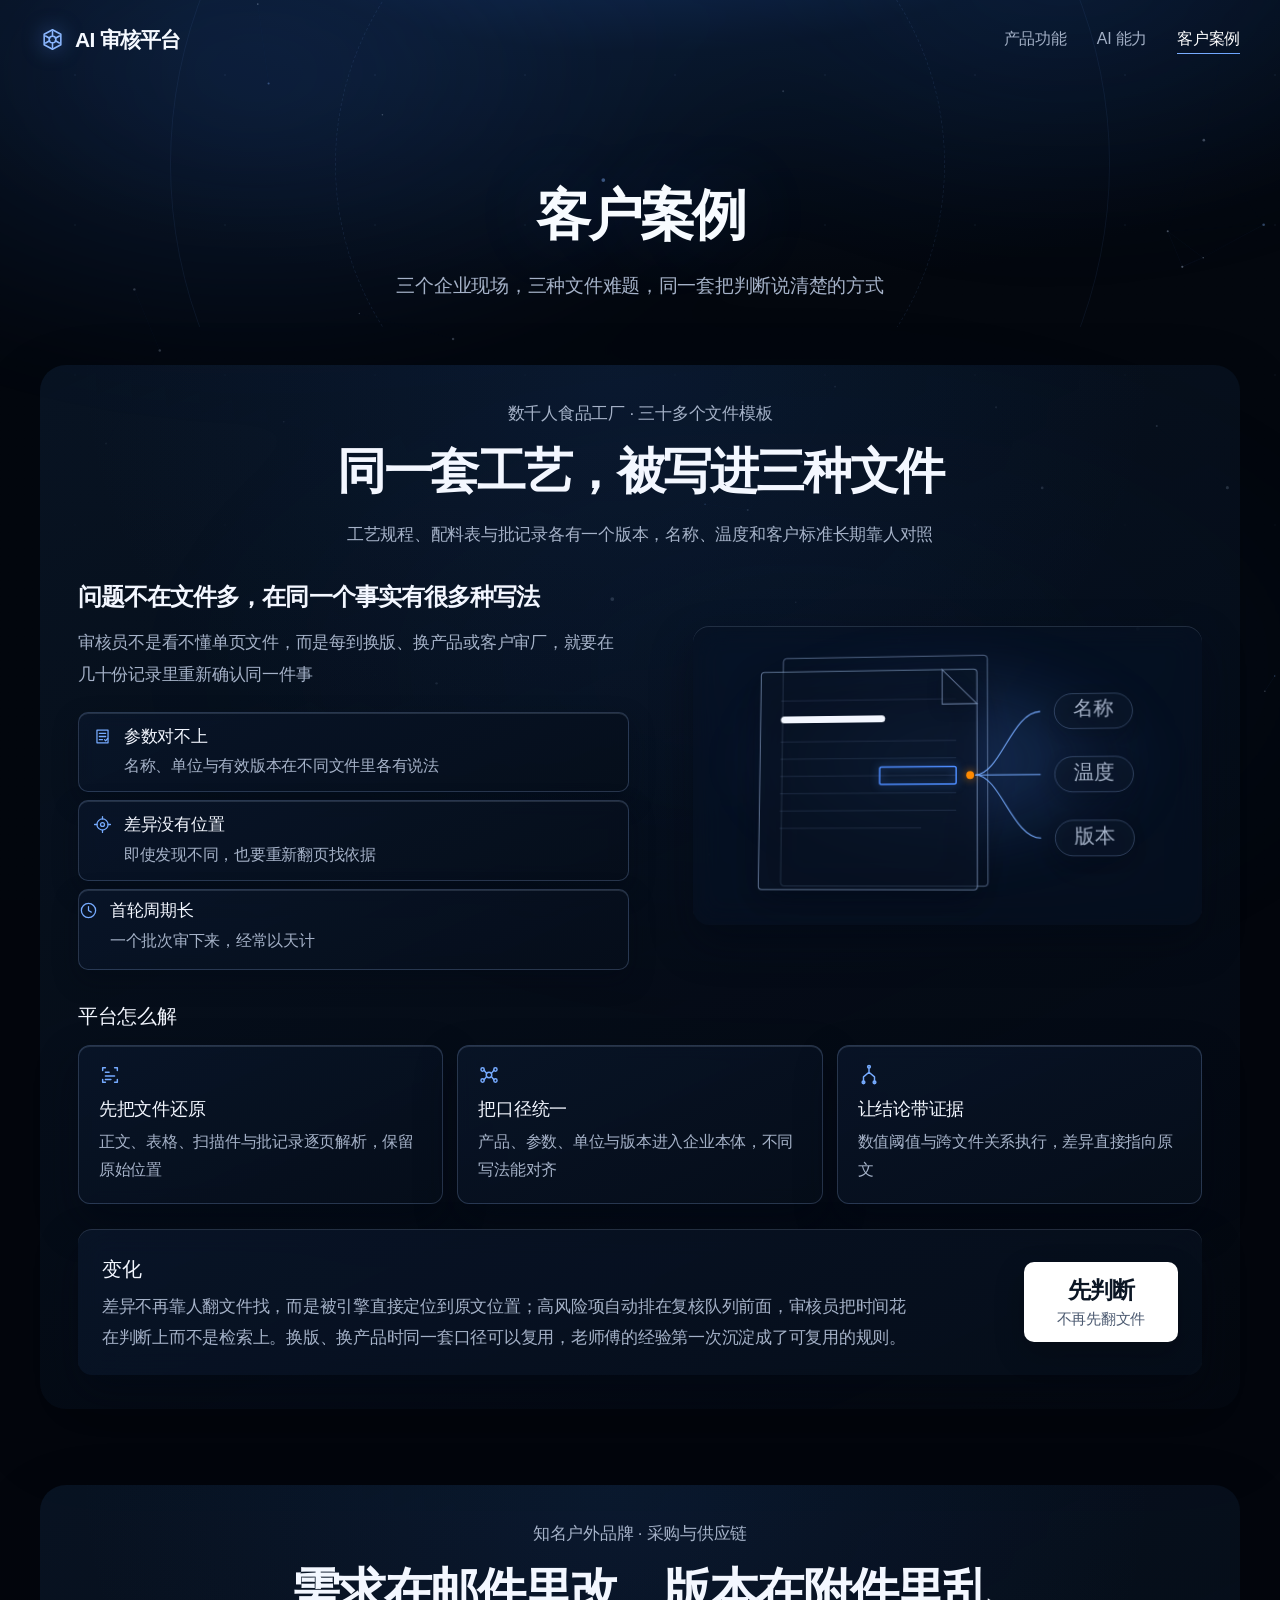
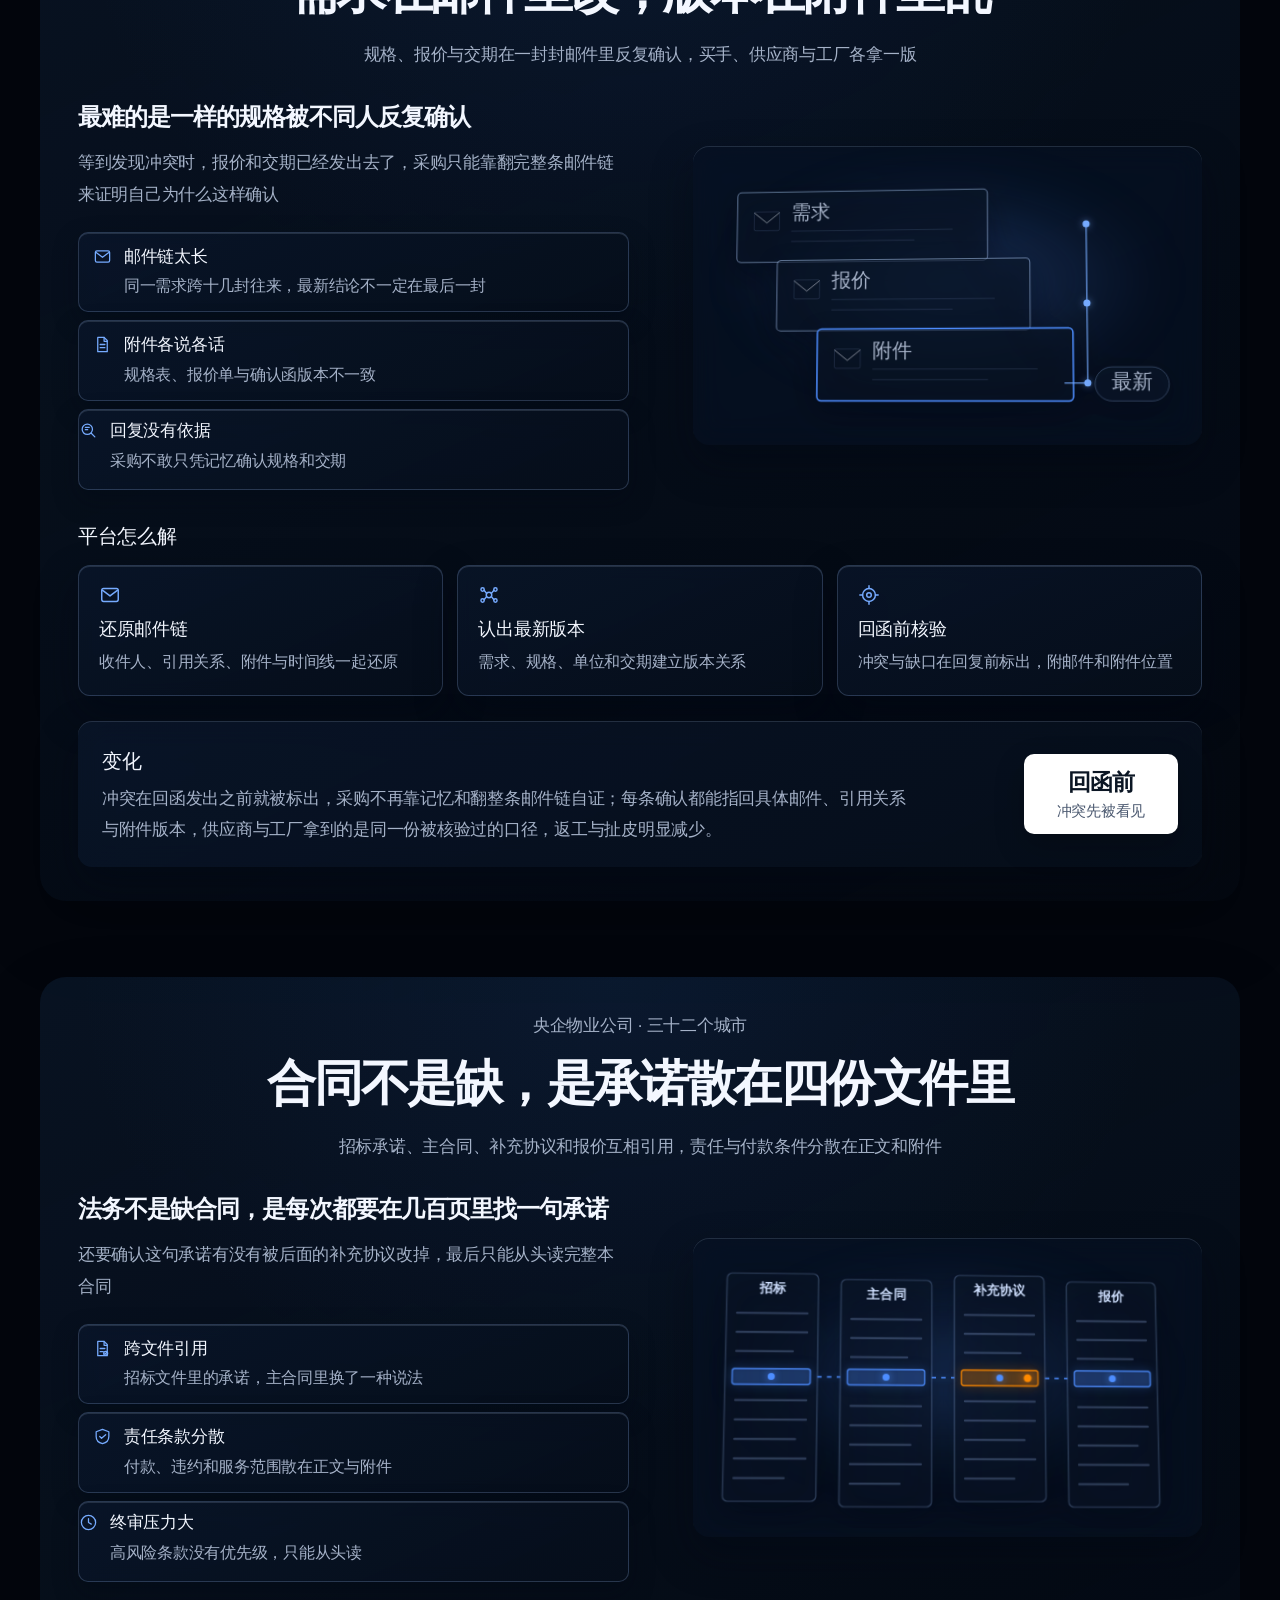
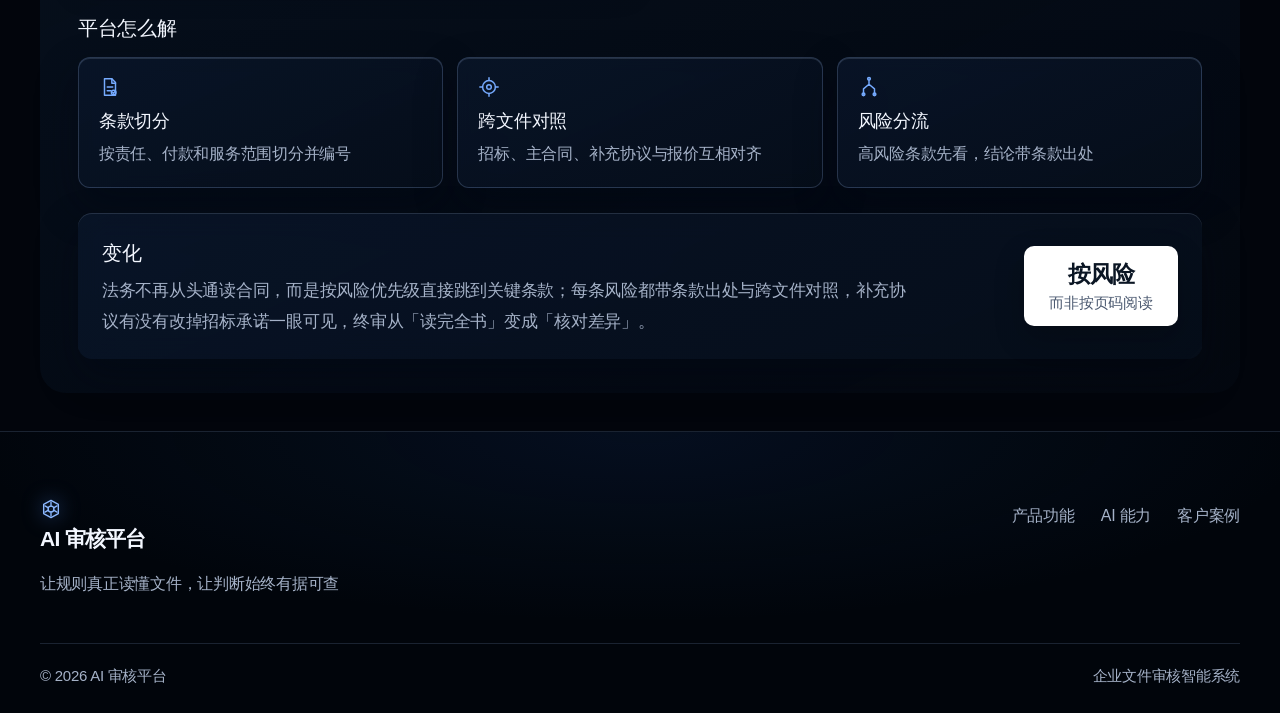
<file: website/cases.html>
<!doctype html>
<html lang="zh-CN">
<head>
  <meta charset="utf-8">
  <meta name="viewport" content="width=device-width, initial-scale=1">
  <script>document.documentElement.className += " js";</script>
  <title>客户案例｜三类文件审核场景｜AI 审核平台</title>
  <meta name="description" content="三个不同规模企业的文件审核问题、解法与变化；用五态结论、原文证据与人工复核展示审核过程。">
  <meta name="keywords" content="客户案例,食品审核,采购邮件审核,合同审核,文件审核案例">
  <meta name="author" content="AI 审核平台">
  <link rel="canonical" href="https://ruleproof.example/cases.html">
  <meta property="og:type" content="website">
  <meta property="og:site_name" content="AI 审核平台">
  <meta property="og:title" content="客户案例｜三类文件审核场景｜AI 审核平台">
  <meta property="og:description" content="三个不同规模企业的文件审核问题、解法与变化；用五态结论、原文证据与人工复核展示审核过程。">
  <meta property="og:url" content="https://ruleproof.example/cases.html">
  <meta property="og:image" content="https://ruleproof.example/assets/img/og-cover.png">
  <meta property="og:image:alt" content="客户案例｜三类文件审核场景｜AI 审核平台">
  <meta name="twitter:card" content="summary_large_image">
  <meta name="theme-color" content="#04080f">
  <link rel="icon" href="assets/img/favicon.svg" type="image/svg+xml">
  <link rel="manifest" href="site.webmanifest">
  <link rel="stylesheet" href="assets/css/site.css">
  <link rel="stylesheet" href="assets/css/dark.css">
  <link rel="stylesheet" href="assets/css/effects.css">
  <link rel="stylesheet" href="assets/css/cases.css">
  <link rel="stylesheet" href="assets/css/refine.css">
  <link rel="stylesheet" href="assets/css/depth.css">
  <link rel="stylesheet" href="assets/css/elevate.css">
  <noscript><link rel="stylesheet" href="assets/css/noscript.css"></noscript>
  <meta name="robots" content="index,follow,max-image-preview:large,max-snippet:-1,max-video-preview:-1">
  <meta property="og:locale" content="zh_CN">
  <meta property="og:image:type" content="image/png">
  <meta property="og:image:width" content="1200">
  <meta property="og:image:height" content="630">
  <meta name="twitter:title" content="客户案例｜三类文件审核场景｜AI 审核平台">
  <meta name="twitter:description" content="三个不同规模企业的文件审核问题、解法与变化；用五态结论、原文证据与人工复核展示审核过程。">
  <meta name="twitter:image" content="https://ruleproof.example/assets/img/og-cover.png">
  <meta name="twitter:image:alt" content="客户案例｜三类文件审核场景｜AI 审核平台">
  <link rel="alternate" hreflang="zh-CN" href="https://ruleproof.example/cases.html">
  <script type="application/ld+json">{"@context":"https://schema.org","@graph":[{"@type":"Organization","@id":"https://ruleproof.example/#organization","name":"AI 审核平台","url":"https://ruleproof.example/","description":"可审计的 AI 审核平台，以五态结论、证据链、规则版本与人工签字为核心","logo":{"@type":"ImageObject","url":"https://ruleproof.example/assets/img/og-cover.png","width":1200,"height":630},"knowsAbout":["AI 文件审核","证据链","五态结论","规则引擎","企业内网部署","人工复核","报告门禁"]},{"@type":"WebSite","@id":"https://ruleproof.example/#website","url":"https://ruleproof.example/","name":"AI 审核平台","inLanguage":"zh-CN","description":"可审计的 AI 审核平台：每条结论都能指回原文，没证据就不下判断","publisher":{"@id":"https://ruleproof.example/#organization"}},{"@type":"SoftwareApplication","@id":"https://ruleproof.example/#software","name":"AI 审核平台","applicationCategory":"BusinessApplication","operatingSystem":"企业内网环境","inLanguage":"zh-CN","description":"以五态结论、证据链、规则版本与报告门禁为核心的企业文件审核平台","url":"https://ruleproof.example/","featureList":["通过、不通过、证据不足、未执行、不适用五态结论","原文位置与证据链","规则版本锁定","双路径核对","人工复核与签字","报告门禁","私有化部署","审计日志"],"isPartOf":{"@id":"https://ruleproof.example/#website"},"publisher":{"@id":"https://ruleproof.example/#organization"}},{"@type":"WebPage","@id":"https://ruleproof.example/cases.html#webpage","url":"https://ruleproof.example/cases.html","name":"客户案例｜三类文件审核场景｜AI 审核平台","description":"三个不同规模企业的文件审核问题、解法与变化；用五态结论、原文证据与人工复核展示审核过程。","isPartOf":{"@id":"https://ruleproof.example/#website"},"about":{"@id":"https://ruleproof.example/#software"},"inLanguage":"zh-CN","dateModified":"2026-11-13","primaryImageOfPage":{"@type":"ImageObject","url":"https://ruleproof.example/assets/img/og-cover.png","width":1200,"height":630},"publisher":{"@id":"https://ruleproof.example/#organization"},"breadcrumb":{"@id":"https://ruleproof.example/cases.html#breadcrumb"}},{"@type":"BreadcrumbList","@id":"https://ruleproof.example/cases.html#breadcrumb","itemListElement":[{"@type":"ListItem","position":1,"name":"首页","item":"https://ruleproof.example/"},{"@type":"ListItem","position":2,"name":"客户案例","item":"https://ruleproof.example/cases.html"}]}]}</script>
</head>
<body>
  <div class="scroll-progress" aria-hidden="true"><span></span></div>
  <a class="skip-link" href="#main">跳到主要内容</a>

  <header class="site-header">
    <div class="header-inner">
      <a class="brand" href="index.html"><svg class="brand-mark" aria-hidden="true"><use href="assets/img/icons.svg#mark"></use></svg><span>AI 审核平台</span></a>
      <nav class="site-nav" id="site-navigation" aria-label="主导航">
        <a href="index.html">产品功能</a><a href="ai.html">AI 能力</a><a href="cases.html" aria-current="page">客户案例</a>
      </nav>
      <button class="menu-toggle" type="button" aria-label="打开菜单" aria-expanded="false" aria-controls="site-navigation"><span></span></button>
    </div>
  </header>

  <main id="main">
    <section class="case-hero">
      <div class="container">
        <h1>客户案例</h1>
        <p class="case-hero__lead">三个企业现场，三种文件难题，同一套把判断说清楚的方式</p>
      </div>
    </section>

    <article class="case-dossier" data-reveal>
      <div class="container">
        <header class="case-dossier__head">
          <p class="case-context">数千人食品工厂 · 三十多个文件模板</p>
          <h2>同一套工艺，被写进三种文件</h2>
          <p class="case-dossier__intro">工艺规程、配料表与批记录各有一个版本，名称、温度和客户标准长期靠人对照</p>
        </header>
        <div class="case-dossier__main">
          <div class="case-dossier__copy">
            <h3>问题不在文件多，在同一个事实有很多种写法</h3>
            <p>审核员不是看不懂单页文件，而是每到换版、换产品或客户审厂，就要在几十份记录里重新确认同一件事</p>
            <ul class="case-pain-list">
              <li><svg aria-hidden="true"><use href="assets/img/icons.svg#rule"></use></svg><div><b>参数对不上</b><span>名称、单位与有效版本在不同文件里各有说法</span></div></li>
              <li><svg aria-hidden="true"><use href="assets/img/icons.svg#evidence"></use></svg><div><b>差异没有位置</b><span>即使发现不同，也要重新翻页找依据</span></div></li>
              <li><svg aria-hidden="true"><use href="assets/img/icons.svg#clock"></use></svg><div><b>首轮周期长</b><span>一个批次审下来，经常以天计</span></div></li>
            </ul>
          </div>
          <div class="case-art case-art--food" aria-hidden="true">
            <svg viewBox="0 0 560 320" class="case-svg" focusable="false">
              <rect x="88" y="22" width="238" height="264" rx="4" class="case-paper soft"/>
              <rect x="62" y="38" width="252" height="252" rx="4" class="case-paper"/>
              <line x1="86" y1="72" x2="290" y2="72" class="soft"/>
              <rect x="86" y="90" width="122" height="8" rx="4" class="ink"/>
              <line x1="86" y1="120" x2="290" y2="120" class="soft"/>
              <line x1="86" y1="140" x2="290" y2="140" class="soft"/>
              <line x1="86" y1="160" x2="290" y2="160" class="soft"/>
              <line x1="86" y1="180" x2="290" y2="180" class="soft"/>
              <line x1="86" y1="200" x2="290" y2="200" class="soft"/>
              <line x1="86" y1="220" x2="250" y2="220" class="soft"/>
              <rect x="202" y="150" width="88" height="20" rx="2" class="case-hl"/>
              <circle cx="306" cy="160" r="4.5" class="case-dot case-dot--red pulse"/>
              <path d="M312 160 C340 160 354 88 386 88" class="case-route"/>
              <path d="M312 160 C340 160 354 160 386 160" class="case-route"/>
              <path d="M312 160 C340 160 354 232 386 232" class="case-route"/>
              <g>
                <rect x="402" y="68" width="88" height="40" rx="20" class="case-tag"/>
                <text x="446" y="93" text-anchor="middle">名称</text>
              </g>
              <g>
                <rect x="402" y="140" width="88" height="40" rx="20" class="case-tag"/>
                <text x="446" y="165" text-anchor="middle">温度</text>
              </g>
              <g>
                <rect x="402" y="212" width="88" height="40" rx="20" class="case-tag"/>
                <text x="446" y="237" text-anchor="middle">版本</text>
              </g>
              <rect x="62" y="40" width="252" height="2" class="case-scan"/>
              <path d="M274 38 L314 78 H274 Z" class="case-fold"/>
            </svg>
          </div>
        </div>
        <div class="case-approach">
          <h3>平台怎么解</h3>
          <div class="case-approach-grid">
            <article><svg aria-hidden="true"><use href="assets/img/icons.svg#parse"></use></svg><h4>先把文件还原</h4><p>正文、表格、扫描件与批记录逐页解析，保留原始位置</p></article>
            <article><svg aria-hidden="true"><use href="assets/img/icons.svg#ontology"></use></svg><h4>把口径统一</h4><p>产品、参数、单位与版本进入企业本体，不同写法能对齐</p></article>
            <article><svg aria-hidden="true"><use href="assets/img/icons.svg#decision"></use></svg><h4>让结论带证据</h4><p>数值阈值与跨文件关系执行，差异直接指向原文</p></article>
          </div>
        </div>
        <div class="case-outcome">
          <div><h3>变化</h3><p>差异不再靠人翻文件找，而是被引擎直接定位到原文位置；高风险项自动排在复核队列前面，审核员把时间花在判断上而不是检索上。换版、换产品时同一套口径可以复用，老师傅的经验第一次沉淀成了可复用的规则。</p></div>
          <div class="case-outcome-stat case-outcome-stat--text"><strong>先判断</strong><span>不再先翻文件</span></div>
        </div>
      </div>
    </article>

    <article class="case-dossier" data-reveal>
      <div class="container">
        <header class="case-dossier__head">
          <p class="case-context">知名户外品牌 · 采购与供应链</p>
          <h2>需求在邮件里改，版本在附件里乱</h2>
          <p class="case-dossier__intro">规格、报价与交期在一封封邮件里反复确认，买手、供应商与工厂各拿一版</p>
        </header>
        <div class="case-dossier__main">
          <div class="case-dossier__copy">
            <h3>最难的是一样的规格被不同人反复确认</h3>
            <p>等到发现冲突时，报价和交期已经发出去了，采购只能靠翻完整条邮件链来证明自己为什么这样确认</p>
            <ul class="case-pain-list">
              <li><svg aria-hidden="true"><use href="assets/img/icons.svg#mail"></use></svg><div><b>邮件链太长</b><span>同一需求跨十几封往来，最新结论不一定在最后一封</span></div></li>
              <li><svg aria-hidden="true"><use href="assets/img/icons.svg#file"></use></svg><div><b>附件各说各话</b><span>规格表、报价单与确认函版本不一致</span></div></li>
              <li><svg aria-hidden="true"><use href="assets/img/icons.svg#audit"></use></svg><div><b>回复没有依据</b><span>采购不敢只凭记忆确认规格和交期</span></div></li>
            </ul>
          </div>
          <div class="case-art case-art--mail" aria-hidden="true">
            <svg viewBox="0 0 560 320" class="case-svg" focusable="false">
              <g class="mail-card mail-card--one">
                <rect x="34" y="38" width="292" height="82" rx="5" class="case-paper"/>
                <rect x="54" y="61" width="30" height="22" rx="2" class="soft"/>
                <path d="M54 62 L69 74 L84 62" class="case-route-thin"/>
                <text x="98" y="70">需求</text>
                <line x1="98" y1="84" x2="286" y2="84" class="soft"/>
                <line x1="98" y1="96" x2="242" y2="96" class="soft"/>
              </g>
              <g class="mail-card mail-card--two">
                <rect x="82" y="118" width="292" height="82" rx="5" class="case-paper"/>
                <rect x="102" y="141" width="30" height="22" rx="2" class="soft"/>
                <path d="M102 142 L117 154 L132 142" class="case-route-thin"/>
                <text x="146" y="150">报价</text>
                <line x1="146" y1="164" x2="334" y2="164" class="soft"/>
                <line x1="146" y1="176" x2="286" y2="176" class="soft"/>
              </g>
              <g class="mail-card mail-card--three">
                <rect x="130" y="198" width="292" height="82" rx="5" class="case-paper case-paper--active"/>
                <rect x="150" y="221" width="30" height="22" rx="2" class="soft"/>
                <path d="M150 222 L165 234 L180 222" class="case-route-thin"/>
                <text x="194" y="230">附件</text>
                <line x1="194" y1="244" x2="382" y2="244" class="soft"/>
                <line x1="194" y1="256" x2="326" y2="256" class="soft"/>
              </g>
              <path d="M438 80 L438 260" class="case-route"/>
              <circle cx="438" cy="80" r="4" class="case-dot pulse"/>
              <circle cx="438" cy="170" r="4" class="case-dot pulse"/>
              <circle cx="438" cy="260" r="4" class="case-dot pulse"/>
              <path d="M412 260 L438 260" class="case-route"/>
              <g>
                <rect x="446" y="242" width="82" height="38" rx="19" class="case-tag"/>
                <text x="487" y="266" text-anchor="middle">最新</text>
              </g>
            </svg>
          </div>
        </div>
        <div class="case-approach">
          <h3>平台怎么解</h3>
          <div class="case-approach-grid">
            <article><svg aria-hidden="true"><use href="assets/img/icons.svg#mail"></use></svg><h4>还原邮件链</h4><p>收件人、引用关系、附件与时间线一起还原</p></article>
            <article><svg aria-hidden="true"><use href="assets/img/icons.svg#ontology"></use></svg><h4>认出最新版本</h4><p>需求、规格、单位和交期建立版本关系</p></article>
            <article><svg aria-hidden="true"><use href="assets/img/icons.svg#evidence"></use></svg><h4>回函前核验</h4><p>冲突与缺口在回复前标出，附邮件和附件位置</p></article>
          </div>
        </div>
        <div class="case-outcome">
          <div><h3>变化</h3><p>冲突在回函发出之前就被标出，采购不再靠记忆和翻整条邮件链自证；每条确认都能指回具体邮件、引用关系与附件版本，供应商与工厂拿到的是同一份被核验过的口径，返工与扯皮明显减少。</p></div>
          <div class="case-outcome-stat case-outcome-stat--text"><strong>回函前</strong><span>冲突先被看见</span></div>
        </div>
      </div>
    </article>

    <article class="case-dossier" data-reveal>
      <div class="container">
        <header class="case-dossier__head">
          <p class="case-context">央企物业公司 · 三十二个城市</p>
          <h2>合同不是缺，是承诺散在四份文件里</h2>
          <p class="case-dossier__intro">招标承诺、主合同、补充协议和报价互相引用，责任与付款条件分散在正文和附件</p>
        </header>
        <div class="case-dossier__main">
          <div class="case-dossier__copy">
            <h3>法务不是缺合同，是每次都要在几百页里找一句承诺</h3>
            <p>还要确认这句承诺有没有被后面的补充协议改掉，最后只能从头读完整本合同</p>
            <ul class="case-pain-list">
              <li><svg aria-hidden="true"><use href="assets/img/icons.svg#contract"></use></svg><div><b>跨文件引用</b><span>招标文件里的承诺，主合同里换了一种说法</span></div></li>
              <li><svg aria-hidden="true"><use href="assets/img/icons.svg#shield"></use></svg><div><b>责任条款分散</b><span>付款、违约和服务范围散在正文与附件</span></div></li>
              <li><svg aria-hidden="true"><use href="assets/img/icons.svg#clock"></use></svg><div><b>终审压力大</b><span>高风险条款没有优先级，只能从头读</span></div></li>
            </ul>
          </div>
          <div class="case-art case-art--property" aria-hidden="true">
            <svg viewBox="0 0 560 320" class="case-svg case-svg--clause" focusable="false">
              <g class="cp-col" stroke="rgba(158,191,245,0.26)" stroke-width="2.4" stroke-linecap="round">
                <rect x="28" y="30" width="104" height="260" rx="6" class="cp-panel" fill="rgba(10,22,40,0.5)" stroke="rgba(158,191,245,0.34)" stroke-width="1.2"/>
                <text x="80" y="52" text-anchor="middle" class="cp-head" fill="#cfe0ff" stroke="none" font-size="15" font-weight="600">招标</text>
                <line x1="40" y1="76" x2="120" y2="76" class="cp-row"/><line x1="40" y1="98" x2="120" y2="98" class="cp-row"/><line x1="40" y1="120" x2="104" y2="120" class="cp-row"/>
                <line x1="40" y1="176" x2="120" y2="176" class="cp-row"/><line x1="40" y1="198" x2="120" y2="198" class="cp-row"/><line x1="40" y1="220" x2="108" y2="220" class="cp-row"/><line x1="40" y1="242" x2="120" y2="242" class="cp-row"/><line x1="40" y1="264" x2="96" y2="264" class="cp-row"/>
                <rect x="36" y="140" width="88" height="18" rx="3" class="cp-clause" fill="rgba(77,141,255,0.2)" stroke="#4d8dff" stroke-width="1.4"/>
              </g>
              <g class="cp-col" stroke="rgba(158,191,245,0.26)" stroke-width="2.4" stroke-linecap="round">
                <rect x="158" y="36" width="104" height="260" rx="6" class="cp-panel" fill="rgba(10,22,40,0.5)" stroke="rgba(158,191,245,0.34)" stroke-width="1.2"/>
                <text x="210" y="58" text-anchor="middle" class="cp-head" fill="#cfe0ff" stroke="none" font-size="15" font-weight="600">主合同</text>
                <line x1="170" y1="82" x2="250" y2="82" class="cp-row"/><line x1="170" y1="104" x2="250" y2="104" class="cp-row"/><line x1="170" y1="126" x2="234" y2="126" class="cp-row"/>
                <line x1="170" y1="182" x2="250" y2="182" class="cp-row"/><line x1="170" y1="204" x2="250" y2="204" class="cp-row"/><line x1="170" y1="226" x2="238" y2="226" class="cp-row"/><line x1="170" y1="248" x2="250" y2="248" class="cp-row"/><line x1="170" y1="270" x2="226" y2="270" class="cp-row"/>
                <rect x="166" y="140" width="88" height="18" rx="3" class="cp-clause" fill="rgba(77,141,255,0.2)" stroke="#4d8dff" stroke-width="1.4"/>
              </g>
              <g class="cp-col" stroke="rgba(158,191,245,0.26)" stroke-width="2.4" stroke-linecap="round">
                <rect x="288" y="30" width="104" height="260" rx="6" class="cp-panel" fill="rgba(10,22,40,0.5)" stroke="rgba(158,191,245,0.34)" stroke-width="1.2"/>
                <text x="340" y="52" text-anchor="middle" class="cp-head" fill="#cfe0ff" stroke="none" font-size="15" font-weight="600">补充协议</text>
                <line x1="300" y1="76" x2="380" y2="76" class="cp-row"/><line x1="300" y1="98" x2="380" y2="98" class="cp-row"/><line x1="300" y1="120" x2="364" y2="120" class="cp-row"/>
                <line x1="300" y1="176" x2="380" y2="176" class="cp-row"/><line x1="300" y1="198" x2="380" y2="198" class="cp-row"/><line x1="300" y1="220" x2="368" y2="220" class="cp-row"/><line x1="300" y1="242" x2="380" y2="242" class="cp-row"/><line x1="300" y1="264" x2="356" y2="264" class="cp-row"/>
                <rect x="296" y="140" width="88" height="18" rx="3" class="cp-clause cp-clause--changed" fill="rgba(255,138,0,0.2)" stroke="#ff8a00" stroke-width="1.4"/>
              </g>
              <g class="cp-col" stroke="rgba(158,191,245,0.26)" stroke-width="2.4" stroke-linecap="round">
                <rect x="418" y="36" width="104" height="260" rx="6" class="cp-panel" fill="rgba(10,22,40,0.5)" stroke="rgba(158,191,245,0.34)" stroke-width="1.2"/>
                <text x="470" y="58" text-anchor="middle" class="cp-head" fill="#cfe0ff" stroke="none" font-size="15" font-weight="600">报价</text>
                <line x1="430" y1="82" x2="510" y2="82" class="cp-row"/><line x1="430" y1="104" x2="510" y2="104" class="cp-row"/><line x1="430" y1="126" x2="494" y2="126" class="cp-row"/>
                <line x1="430" y1="182" x2="510" y2="182" class="cp-row"/><line x1="430" y1="204" x2="510" y2="204" class="cp-row"/><line x1="430" y1="226" x2="498" y2="226" class="cp-row"/><line x1="430" y1="248" x2="510" y2="248" class="cp-row"/><line x1="430" y1="270" x2="486" y2="270" class="cp-row"/>
                <rect x="426" y="140" width="88" height="18" rx="3" class="cp-clause" fill="rgba(77,141,255,0.2)" stroke="#4d8dff" stroke-width="1.4"/>
              </g>
              <path d="M132 149 H158 M262 149 H288 M392 149 H418" class="cp-thread" fill="none" stroke="#4d8dff" stroke-width="1.8" stroke-dasharray="5 6"/>
              <circle cx="80" cy="149" r="4" class="cp-node" fill="#4d8dff"/>
              <circle cx="210" cy="149" r="4" class="cp-node" fill="#4d8dff"/>
              <circle cx="340" cy="149" r="4" class="cp-node" fill="#4d8dff"/>
              <circle cx="470" cy="149" r="4" class="cp-node" fill="#4d8dff"/>
              <circle cx="372" cy="149" r="4.5" class="cp-risk pulse" fill="#ff8a00"/>
            </svg>
          </div>
        </div>
        <div class="case-approach">
          <h3>平台怎么解</h3>
          <div class="case-approach-grid">
            <article><svg aria-hidden="true"><use href="assets/img/icons.svg#contract"></use></svg><h4>条款切分</h4><p>按责任、付款和服务范围切分并编号</p></article>
            <article><svg aria-hidden="true"><use href="assets/img/icons.svg#evidence"></use></svg><h4>跨文件对照</h4><p>招标、主合同、补充协议与报价互相对齐</p></article>
            <article><svg aria-hidden="true"><use href="assets/img/icons.svg#decision"></use></svg><h4>风险分流</h4><p>高风险条款先看，结论带条款出处</p></article>
          </div>
        </div>
        <div class="case-outcome">
          <div><h3>变化</h3><p>法务不再从头通读合同，而是按风险优先级直接跳到关键条款；每条风险都带条款出处与跨文件对照，补充协议有没有改掉招标承诺一眼可见，终审从「读完全书」变成「核对差异」。</p></div>
          <div class="case-outcome-stat case-outcome-stat--text"><strong>按风险</strong><span>而非按页码阅读</span></div>
        </div>
      </div>
    </article>

  </main>

  <footer class="site-footer">
    <div class="container">
      <div class="footer-main">
        <div><a class="footer-brand" href="index.html"><svg class="brand-mark" aria-hidden="true"><use href="assets/img/icons.svg#mark"></use></svg><span>AI 审核平台</span></a><p class="footer-tagline">让规则真正读懂文件，让判断始终有据可查</p></div>
        <nav class="footer-links" aria-label="页脚导航">
          <a href="index.html">产品功能</a><a href="ai.html">AI 能力</a><a href="cases.html">客户案例</a>
        </nav>
      </div>
      <div class="footer-bottom"><span>© 2026 AI 审核平台</span><span>企业文件审核智能系统</span></div>
    </div>
  </footer>

  <script src="assets/js/site.js" defer></script>
  <script src="assets/js/engine3d.js" defer></script>
  <script src="assets/js/elevate.js" defer></script>
</body>
</html>
</file>
<file: website/assets/css/site.css>
/* ==========================================================================
   AI 审核平台 — 基础版式与组件
   ========================================================================== */

:root {
  --ink: #111111;
  --body: #383838;
  --muted: #5f5f5f;
  --line: #e4e4df;
  --line-strong: #111111;
  --blue: #1770ff;
  --red: #cf5123;
  --white: #ffffff;
  --font: "PingFang SC", "Hiragino Sans GB", "Microsoft YaHei", "Noto Sans SC", "Source Han Sans SC", sans-serif;
  --max: 1240px;
  --gutter: 40px;
}

*,
*::before,
*::after {
  box-sizing: border-box;
}

html {
  scroll-behavior: smooth;
  -webkit-text-size-adjust: 100%;
}

body {
  margin: 0;
  background: var(--white);
  color: var(--ink);
  font-family: var(--font);
  font-size: 17px;
  line-height: 1.8;
  letter-spacing: -0.015em;
  overflow-x: hidden;
  -webkit-font-smoothing: antialiased;
  -moz-osx-font-smoothing: grayscale;
  text-rendering: optimizeLegibility;
}

::selection {
  background: var(--ink);
  color: var(--white);
}

img,
svg {
  display: block;
  max-width: 100%;
}

a {
  color: inherit;
  text-decoration: none;
}

button,
input,
textarea,
select {
  font: inherit;
  color: inherit;
}

button {
  cursor: pointer;
}

p,
h1,
h2,
h3,
h4,
ul,
ol,
figure,
blockquote,
dl,
dd,
dt {
  margin: 0;
}

ul,
ol {
  padding: 0;
  list-style: none;
}

:focus-visible {
  outline: 2px solid var(--blue);
  outline-offset: 5px;
}

.skip-link {
  position: fixed;
  top: 8px;
  left: 8px;
  z-index: 1000;
  padding: 10px 16px;
  background: var(--ink);
  color: var(--white);
  font-size: 15px;
  transform: translateY(-150%);
  transition: transform 0.2s ease;
}

.skip-link:focus {
  transform: translateY(0);
}

.container {
  width: min(var(--max), calc(100% - var(--gutter) * 2));
  margin-inline: auto;
}

.container--wide {
  width: min(1380px, calc(100% - var(--gutter) * 2));
  margin-inline: auto;
}

.sr-only {
  position: absolute !important;
  width: 1px !important;
  height: 1px !important;
  padding: 0 !important;
  margin: -1px !important;
  overflow: hidden !important;
  clip: rect(0, 0, 0, 0) !important;
  white-space: nowrap !important;
  border: 0 !important;
}

/* 顶部阅读进度 */
.scroll-progress {
  position: fixed;
  top: 0;
  left: 0;
  z-index: 300;
  width: 100%;
  height: 2px;
  background: transparent;
  pointer-events: none;
}

.scroll-progress span {
  display: block;
  width: 100%;
  height: 100%;
  background: var(--blue);
  transform: scaleX(0);
  transform-origin: left center;
}

/* 页头 */
.site-header {
  position: fixed;
  top: 0;
  left: 0;
  right: 0;
  z-index: 200;
  background: var(--white);
  border-bottom: 1px solid transparent;
  transition: border-color 0.25s ease;
}

.site-header.is-scrolled {
  border-bottom-color: var(--line);
}

.header-inner {
  display: flex;
  width: min(1320px, calc(100% - var(--gutter) * 2));
  height: 78px;
  align-items: center;
  justify-content: space-between;
  margin-inline: auto;
}

.brand {
  display: inline-flex;
  align-items: center;
  color: var(--ink);
  font-size: 21px;
  font-weight: 650;
  letter-spacing: -0.035em;
  line-height: 1;
}

.site-nav {
  display: flex;
  align-items: center;
  gap: 30px;
}

.site-nav a {
  position: relative;
  display: inline-block;
  padding: 8px 0;
  color: #464646;
  font-size: 15px;
  line-height: 1;
  transition: color 0.2s ease;
}

.site-nav a::after {
  content: "";
  position: absolute;
  right: 0;
  bottom: 1px;
  left: 0;
  height: 1px;
  background: var(--ink);
  transform: scaleX(0);
  transform-origin: left center;
  transition: transform 0.25s ease;
}

.site-nav a:hover,
.site-nav a[aria-current="page"] {
  color: var(--ink);
}

.site-nav a:hover::after,
.site-nav a[aria-current="page"]::after {
  transform: scaleX(1);
}

.menu-toggle {
  display: none;
  width: 40px;
  height: 40px;
  padding: 0;
  align-items: center;
  justify-content: center;
  border: 0;
  background: transparent;
}

.menu-toggle span {
  position: relative;
  display: block;
  width: 22px;
  height: 1px;
  background: var(--ink);
}

.menu-toggle span::before,
.menu-toggle span::after {
  content: "";
  position: absolute;
  left: 0;
  width: 22px;
  height: 1px;
  background: var(--ink);
  transition: transform 0.25s ease;
}

.menu-toggle span::before {
  top: -7px;
}

.menu-toggle span::after {
  top: 7px;
}

.is-menu-open .menu-toggle span {
  background: transparent;
}

.is-menu-open .menu-toggle span::before {
  transform: translateY(7px) rotate(45deg);
}

.is-menu-open .menu-toggle span::after {
  transform: translateY(-7px) rotate(-45deg);
}

/* 首页主视觉 */
.home-hero {
  position: relative;
  padding: 174px 0 0;
  overflow: hidden;
  background: var(--white);
}

.home-hero__inner {
  text-align: center;
}

.home-title {
  max-width: 1120px;
  margin-inline: auto;
  font-size: clamp(54px, 8.1vw, 112px);
  font-weight: 600;
  letter-spacing: -0.065em;
  line-height: 1.03;
}

.home-title__line {
  display: block;
  overflow: hidden;
}

.home-title__line > span {
  display: block;
}

.js .home-title__line > span {
  transform: translateY(112%);
  animation: title-rise 1s cubic-bezier(0.22, 1, 0.36, 1) forwards;
}

.js .home-title__line:nth-child(2) > span {
  animation-delay: 0.12s;
}

@keyframes title-rise {
  to {
    transform: translateY(0);
  }
}

.home-lead {
  max-width: 780px;
  margin: 32px auto 0;
  color: var(--body);
  font-size: clamp(18px, 1.5vw, 21px);
  line-height: 1.85;
}

.hero-rule {
  position: relative;
  width: 1px;
  height: 64px;
  margin: 42px auto 0;
  background: var(--line);
  overflow: hidden;
}

.hero-rule::after {
  content: "";
  position: absolute;
  top: -35%;
  left: 0;
  width: 1px;
  height: 35%;
  background: var(--blue);
  animation: rule-drop 2.6s cubic-bezier(0.4, 0, 0.2, 1) infinite;
}

@keyframes rule-drop {
  0% {
    transform: translateY(0);
  }
  75%,
  100% {
    transform: translateY(390%);
  }
}

/* 首页审核工作台 */
.workbench {
  width: min(1260px, calc(100% - 48px));
  margin: 38px auto 0;
  overflow: hidden;
  border: 1px solid var(--ink);
  border-radius: 20px;
  background: var(--white);
  text-align: left;
}

.wb-top {
  display: flex;
  min-height: 60px;
  align-items: center;
  justify-content: space-between;
  gap: 20px;
  padding: 0 24px;
  border-bottom: 1px solid var(--line);
  font-size: 15px;
}

.wb-case {
  color: var(--ink);
  font-weight: 550;
}

.wb-status {
  display: inline-flex;
  align-items: center;
  gap: 8px;
  color: var(--body);
}

.wb-status::before {
  content: "";
  width: 6px;
  height: 6px;
  border-radius: 50%;
  background: var(--blue);
  animation: status-blink 3s ease-in-out infinite;
}

@keyframes status-blink {
  0%,
  100% {
    opacity: 0.45;
  }
  50% {
    opacity: 1;
  }
}

.wb-body {
  display: grid;
  grid-template-columns: 232px minmax(0, 1fr) 356px;
  min-height: 560px;
}

.wb-files {
  padding: 26px 22px;
  border-right: 1px solid var(--line);
}

.wb-heading {
  font-size: 17px;
  font-weight: 600;
  line-height: 1.4;
}

.wb-sub {
  margin-top: 8px;
  color: var(--body);
  font-size: 15px;
}

.file-list {
  margin-top: 26px;
}

.file-item {
  display: flex;
  align-items: center;
  gap: 12px;
  padding: 14px 0;
  border-top: 1px solid var(--line);
  font-size: 15px;
  line-height: 1.5;
}

.file-item:last-child {
  border-bottom: 1px solid var(--line);
}

.file-mark {
  width: 25px;
  height: 30px;
  flex: 0 0 auto;
  border: 1px solid var(--line-strong);
  position: relative;
}

.file-mark::after {
  content: "";
  position: absolute;
  top: 16px;
  left: 6px;
  width: 11px;
  height: 1px;
  background: var(--ink);
}

.file-state {
  margin-left: auto;
  color: var(--blue);
  font-size: 14px;
}

.wb-doc {
  position: relative;
  padding: 28px 30px;
  border-right: 1px solid var(--line);
  overflow: hidden;
}

.paper {
  position: relative;
  max-width: 565px;
  min-height: 490px;
  margin: 0 auto;
  padding: 34px 36px 30px;
  border: 1px solid var(--line);
  background: var(--white);
}

.paper-top {
  display: flex;
  align-items: baseline;
  justify-content: space-between;
  gap: 20px;
  padding-bottom: 14px;
  border-bottom: 1px solid var(--line);
  color: var(--muted);
  font-size: 14px;
}

.paper-title {
  margin-top: 22px;
  font-size: 25px;
  font-weight: 600;
  letter-spacing: -0.03em;
  line-height: 1.35;
}

.paper-meta {
  display: flex;
  flex-wrap: wrap;
  gap: 8px 28px;
  margin-top: 12px;
  color: var(--body);
  font-size: 15px;
}

.paper-section {
  margin-top: 25px;
  font-size: 16px;
  font-weight: 600;
}

.paper-copy {
  margin-top: 10px;
  color: var(--body);
  font-size: 15px;
  line-height: 1.85;
}

.evidence {
  color: var(--ink);
  text-decoration-line: underline;
  text-decoration-color: transparent;
  text-decoration-thickness: 2px;
  text-underline-offset: 4px;
  transition: color 0.3s ease, text-decoration-color 0.3s ease;
}

.audit-workbench[data-active="temperature"] .evidence[data-evidence="temperature"],
.audit-workbench[data-active="name"] .evidence[data-evidence="name"],
.audit-workbench[data-active="other"] .evidence[data-evidence="other"] {
  color: var(--blue);
  text-decoration-color: var(--blue);
}

.scan-line {
  position: absolute;
  top: 20px;
  left: 8%;
  width: 84%;
  height: 1px;
  background: var(--blue);
  opacity: 0;
  pointer-events: none;
}

.audit-workbench.is-scanning .scan-line {
  animation: scan 1.6s cubic-bezier(0.4, 0, 0.2, 1);
}

@keyframes scan {
  0% {
    top: 20px;
    opacity: 0;
  }
  10% {
    opacity: 1;
  }
  85% {
    opacity: 1;
  }
  100% {
    top: 92%;
    opacity: 0;
  }
}

.wb-findings {
  padding: 26px 22px;
}

.wb-find-head {
  display: flex;
  align-items: baseline;
  justify-content: space-between;
  gap: 16px;
  padding-bottom: 16px;
  border-bottom: 1px solid var(--ink);
}

.wb-find-title {
  font-size: 20px;
  font-weight: 600;
}

.wb-find-head span {
  color: var(--body);
  font-size: 15px;
}

.finding-list {
  display: flex;
  flex-direction: column;
}

.finding {
  position: relative;
  display: block;
  width: 100%;
  padding: 18px 0 18px 16px;
  border: 0;
  border-left: 2px solid transparent;
  border-bottom: 1px solid var(--line);
  background: transparent;
  text-align: left;
  transition: border-color 0.25s ease;
}

.finding:hover .finding-title,
.finding[aria-pressed="true"] .finding-title {
  color: var(--blue);
}

.finding[aria-pressed="true"] {
  border-left-color: var(--blue);
}

.finding-top {
  display: flex;
  align-items: center;
  justify-content: space-between;
  gap: 12px;
}

.finding-level {
  color: var(--red);
  font-size: 15px;
}

.finding-level.is-normal {
  color: var(--body);
}

.finding-place {
  color: var(--muted);
  font-size: 14px;
}

.finding-title {
  display: block;
  margin-top: 6px;
  color: var(--ink);
  font-size: 17px;
  font-weight: 550;
  line-height: 1.55;
  transition: color 0.25s ease;
}

.finding-note {
  display: block;
  margin-top: 4px;
  color: var(--body);
  font-size: 15px;
  line-height: 1.6;
}

.finding-progress {
  position: relative;
  height: 1px;
  margin-top: 20px;
  overflow: hidden;
  background: var(--line);
}

.finding-progress span {
  position: absolute;
  inset: 0 auto 0 0;
  width: 0;
  background: var(--blue);
}

.wb-foot {
  display: flex;
  min-height: 46px;
  align-items: center;
  justify-content: space-between;
  gap: 20px;
  padding: 0 24px;
  border-top: 1px solid var(--line);
  color: var(--body);
  font-size: 14px;
}

/* 通用版式 */
.section {
  padding: clamp(100px, 11vw, 154px) 0;
  border-top: 1px solid var(--line);
  background: var(--white);
}

.section--flush {
  padding-bottom: 0;
}

.section-head {
  max-width: 950px;
  margin: 0 auto 64px;
  text-align: center;
}

.section-head h2,
.page-hero h1,
.case-article h2,
.case-article h3 {
  font-weight: 600;
  letter-spacing: -0.05em;
}

.section-head h2 {
  font-size: clamp(38px, 5.2vw, 68px);
  line-height: 1.15;
}

.lead {
  max-width: 760px;
  margin: 24px auto 0;
  color: var(--body);
  font-size: clamp(17px, 1.45vw, 20px);
  line-height: 1.85;
}

.statement {
  padding: clamp(90px, 10vw, 136px) 0;
  border-top: 1px solid var(--line);
  background: var(--white);
}

.statement p {
  max-width: 1040px;
  margin-inline: auto;
  font-size: clamp(32px, 4.4vw, 58px);
  font-weight: 600;
  letter-spacing: -0.05em;
  line-height: 1.32;
  text-align: center;
}

/* 三段价值 */
.triptych {
  display: grid;
  grid-template-columns: repeat(3, minmax(0, 1fr));
  margin-top: 70px;
  border-top: 1px solid var(--ink);
}

.triptych-item {
  padding: 36px 38px 10px;
  text-align: center;
  transition: color 0.25s ease;
}

.triptych-item + .triptych-item {
  border-left: 1px solid var(--line);
}

.triptych-item h3 {
  font-size: clamp(25px, 2.4vw, 32px);
  font-weight: 600;
  letter-spacing: -0.04em;
  line-height: 1.35;
}

.triptych-item p {
  max-width: 330px;
  margin: 18px auto 0;
  color: var(--body);
  font-size: 16px;
  line-height: 1.85;
}

.triptych-item:hover h3 {
  color: var(--blue);
}

/* 四层核心 */
.pillars {
  display: grid;
  grid-template-columns: repeat(2, minmax(0, 1fr));
  margin-top: 68px;
  border-top: 1px solid var(--ink);
  border-left: 1px solid var(--line);
}

.pillar {
  min-height: 470px;
  padding: 34px 38px 28px;
  border-right: 1px solid var(--line);
  border-bottom: 1px solid var(--line);
  text-align: center;
  transition: color 0.25s ease;
}

.pillar h3 {
  font-size: clamp(28px, 2.7vw, 38px);
  font-weight: 600;
  letter-spacing: -0.045em;
  line-height: 1.3;
}

.pillar > p {
  max-width: 470px;
  margin: 18px auto 0;
  color: var(--body);
  font-size: 16px;
  line-height: 1.85;
}

.pillar:hover h3 {
  color: var(--blue);
}

.pillar-visual {
  position: relative;
  width: min(100%, 340px);
  height: 150px;
  margin: 36px auto 0;
}

.pillar-visual svg {
  width: 100%;
  height: 100%;
  overflow: visible;
}

.pillar-visual path,
.pillar-visual line,
.pillar-visual circle {
  vector-effect: non-scaling-stroke;
}

.pillar-visual .soft-line {
  stroke: var(--line);
  stroke-width: 1;
}

.pillar-visual .main-line {
  stroke: var(--ink);
  stroke-width: 1;
}

.pillar-visual .accent-line {
  stroke: var(--blue);
  stroke-width: 1.5;
}

.pillar-visual .dot {
  fill: var(--blue);
}

.pillar-visual .ring {
  fill: var(--white);
  stroke: var(--ink);
  stroke-width: 1;
}

.pillar-visual .pulse {
  fill: var(--blue);
  opacity: 0.16;
}

/* 架构预览 */
.arch-board {
  position: relative;
  margin-top: 64px;
  padding: 18px 26px;
  overflow: hidden;
  border: 1px solid var(--line);
  border-radius: 22px;
  background: var(--white);
}

.layer-row {
  display: grid;
  grid-template-columns: 150px minmax(0, 1fr);
  gap: 28px;
  align-items: center;
  padding: 21px 8px;
  border-top: 1px solid var(--line);
}

.layer-row:first-child {
  border-top: 0;
}

.layer-name {
  font-size: 19px;
  font-weight: 600;
  letter-spacing: -0.025em;
}

.layer-copy {
  color: var(--body);
  font-size: 16px;
  line-height: 1.7;
}

.layer-row--core .layer-name {
  color: var(--blue);
}

.layer-row--core {
  position: relative;
}

.layer-row--core::before {
  content: "";
  position: absolute;
  top: 18px;
  bottom: 18px;
  left: 0;
  width: 2px;
  background: var(--blue);
}

.arch-beam {
  position: absolute;
  top: 18px;
  bottom: 18px;
  right: 15px;
  width: 1px;
  background: var(--line);
  overflow: hidden;
}

.arch-beam::after {
  content: "";
  position: absolute;
  top: -18%;
  left: 0;
  width: 1px;
  height: 18%;
  background: var(--blue);
  animation: beam-run 6s cubic-bezier(0.4, 0, 0.2, 1) infinite;
}

@keyframes beam-run {
  0% {
    transform: translateY(0);
  }
  70%,
  100% {
    transform: translateY(660%);
  }
}

.arch-caption {
  margin-top: 26px;
  color: var(--body);
  font-size: 16px;
  line-height: 1.8;
  text-align: center;
}

/* 私有化 */
.private-wrap {
  display: grid;
  grid-template-columns: minmax(0, 0.82fr) minmax(0, 1.18fr);
  gap: 70px;
  align-items: center;
  margin-top: 64px;
}

.private-copy h3 {
  font-size: clamp(26px, 2.8vw, 36px);
  font-weight: 600;
  letter-spacing: -0.04em;
  line-height: 1.35;
}

.private-copy p {
  margin-top: 20px;
  color: var(--body);
  font-size: 17px;
  line-height: 1.9;
}

.private-points {
  margin-top: 30px;
  border-top: 1px solid var(--line);
}

.private-point {
  display: grid;
  grid-template-columns: 110px 1fr;
  gap: 24px;
  padding: 16px 0;
  border-bottom: 1px solid var(--line);
  font-size: 16px;
}

.private-point strong {
  font-weight: 550;
}

.private-point span {
  color: var(--body);
}

.boundary {
  position: relative;
  width: min(100%, 540px);
  aspect-ratio: 1;
  margin-inline: auto;
  border: 1px solid var(--ink);
  border-radius: 50%;
}

.boundary::before {
  content: "";
  position: absolute;
  inset: 12%;
  border: 1px dashed var(--line-strong);
  border-radius: 50%;
  animation: slow-spin 48s linear infinite;
}

.boundary::after {
  content: "";
  position: absolute;
  top: 50%;
  left: 50%;
  width: 26%;
  height: 26%;
  border: 1px solid var(--blue);
  border-radius: 50%;
  transform: translate(-50%, -50%);
}

@keyframes slow-spin {
  to {
    transform: rotate(360deg);
  }
}

.boundary-center {
  position: absolute;
  top: 50%;
  left: 50%;
  z-index: 2;
  width: 34%;
  min-width: 150px;
  transform: translate(-50%, -50%);
  text-align: center;
}

.boundary-center strong {
  display: block;
  font-size: clamp(20px, 2vw, 28px);
  font-weight: 600;
  letter-spacing: -0.035em;
  line-height: 1.4;
}

.boundary-center span {
  display: block;
  margin-top: 6px;
  color: var(--body);
  font-size: 15px;
}

.boundary-node {
  position: absolute;
  z-index: 3;
  padding: 8px 10px;
  border: 1px solid var(--line);
  background: var(--white);
  font-size: 15px;
  line-height: 1.4;
}

.boundary-node--1 { top: 8%; left: 50%; transform: translateX(-50%); }
.boundary-node--2 { top: 34%; right: -3%; }
.boundary-node--3 { right: 7%; bottom: 16%; }
.boundary-node--4 { bottom: 8%; left: 50%; transform: translateX(-50%); }
.boundary-node--5 { bottom: 18%; left: 0; }
.boundary-node--6 { top: 34%; left: -2%; }

/* 首页示例 */
.case-grid {
  display: grid;
  grid-template-columns: repeat(3, minmax(0, 1fr));
  margin-top: 66px;
  border-top: 1px solid var(--ink);
}

.case-card {
  padding: 34px 32px 24px;
  text-align: center;
}

.case-card + .case-card {
  border-left: 1px solid var(--line);
}

.case-field {
  color: var(--body);
  font-size: 16px;
}

.case-card h3 {
  margin-top: 12px;
  font-size: clamp(23px, 2.4vw, 30px);
  font-weight: 600;
  letter-spacing: -0.04em;
  line-height: 1.45;
}

.case-card p {
  margin-top: 16px;
  color: var(--body);
  font-size: 16px;
  line-height: 1.8;
}

.case-figures {
  display: flex;
  justify-content: center;
  gap: 24px;
  margin-top: 24px;
  font-size: 16px;
}

.case-figures strong {
  font-size: 26px;
  font-weight: 550;
}

.case-note {
  max-width: 900px;
  margin: 32px auto 0;
  color: var(--body);
  font-size: 15px;
  line-height: 1.8;
  text-align: center;
}

/* 内部结果 */
.results {
  display: grid;
  grid-template-columns: repeat(3, minmax(0, 1fr));
  margin-top: 66px;
  border-top: 1px solid var(--ink);
}

.result {
  padding: 36px 28px;
  text-align: center;
}

.result + .result {
  border-left: 1px solid var(--line);
}

.result-number {
  font-size: clamp(58px, 8vw, 108px);
  font-weight: 550;
  letter-spacing: -0.08em;
  line-height: 1;
}

.result-label {
  margin-top: 18px;
  font-size: 18px;
  font-weight: 550;
}

.result-copy {
  max-width: 300px;
  margin: 10px auto 0;
  color: var(--body);
  font-size: 16px;
  line-height: 1.8;
}

.results-note {
  max-width: 900px;
  margin: 34px auto 0;
  color: var(--body);
  font-size: 15px;
  line-height: 1.8;
  text-align: center;
}

/* 常见问题 */
.faq {
  max-width: 920px;
  margin: 54px auto 0;
  border-top: 1px solid var(--ink);
}

.faq-item {
  border-bottom: 1px solid var(--line);
}

.faq-item summary {
  display: flex;
  align-items: center;
  justify-content: space-between;
  gap: 28px;
  padding: 22px 0;
  font-size: 20px;
  font-weight: 500;
  line-height: 1.55;
  cursor: pointer;
  list-style: none;
}

.faq-item summary::-webkit-details-marker {
  display: none;
}

.faq-item summary::after {
  content: "+";
  flex: 0 0 auto;
  color: var(--body);
  font-size: 24px;
  font-weight: 300;
  line-height: 1;
  transition: transform 0.25s ease;
}

.faq-item[open] summary::after {
  transform: rotate(45deg);
}

.faq-answer {
  max-width: 780px;
  padding: 0 0 26px;
  color: var(--body);
  font-size: 17px;
  line-height: 1.9;
}

/* 页脚 */
.site-footer {
  border-top: 1px solid var(--ink);
  background: var(--white);
}

.footer-main {
  display: flex;
  align-items: flex-start;
  justify-content: space-between;
  gap: 40px;
  padding: 54px 0 38px;
}

.footer-brand {
  font-size: 21px;
  font-weight: 650;
  letter-spacing: -0.035em;
}

.footer-tagline {
  max-width: 360px;
  margin-top: 12px;
  color: var(--body);
  font-size: 15px;
  line-height: 1.8;
}

.footer-links {
  display: flex;
  flex-wrap: wrap;
  gap: 12px 26px;
  padding-top: 4px;
}

.footer-links a {
  color: var(--body);
  font-size: 15px;
  transition: color 0.2s ease;
}

.footer-links a:hover {
  color: var(--ink);
}

.footer-bottom {
  display: flex;
  align-items: center;
  justify-content: space-between;
  gap: 24px;
  padding: 18px 0 24px;
  border-top: 1px solid var(--line);
  color: var(--body);
  font-size: 14px;
}

/* 内页主视觉 */
.page-hero {
  padding: 160px 0 76px;
  border-bottom: 1px solid var(--line);
  background: var(--white);
  text-align: center;
}

.page-hero h1 {
  max-width: 1000px;
  margin-inline: auto;
  font-size: clamp(44px, 6.6vw, 86px);
  line-height: 1.1;
}

.page-hero .lead {
  max-width: 740px;
}

.page-meta {
  margin-top: 26px;
  color: var(--body);
  font-size: 15px;
}

.page-section {
  padding: clamp(92px, 10vw, 140px) 0;
  border-top: 1px solid var(--line);
  background: var(--white);
}

.page-section:first-of-type {
  border-top: 0;
}

.page-section .section-head {
  margin-bottom: 52px;
}

.page-section h2 {
  font-size: clamp(36px, 4.8vw, 62px);
}

/* 产品 */
.workflow {
  position: relative;
  display: grid;
  grid-template-columns: repeat(6, minmax(0, 1fr));
  margin-top: 56px;
  border-top: 1px solid var(--ink);
}

.workflow-step {
  padding: 24px 20px 10px;
  text-align: center;
}

.workflow-step + .workflow-step {
  border-left: 1px solid var(--line);
}

.workflow-number {
  color: var(--blue);
  font-size: 18px;
  font-weight: 550;
}

.workflow-step h3 {
  margin-top: 12px;
  font-size: 19px;
  font-weight: 600;
}

.workflow-step p {
  margin-top: 8px;
  color: var(--body);
  font-size: 15px;
  line-height: 1.75;
}

.rule-sheet {
  margin-top: 52px;
  border: 1px solid var(--line);
  border-radius: 20px;
  background: var(--white);
}

.rule-head {
  display: flex;
  align-items: center;
  justify-content: space-between;
  gap: 20px;
  padding: 20px 26px;
  border-bottom: 1px solid var(--line);
  font-size: 16px;
}

.rule-head strong {
  font-weight: 600;
}

.rule-grid {
  display: grid;
  grid-template-columns: repeat(4, minmax(0, 1fr));
}

.rule-cell {
  padding: 24px 26px;
  border-right: 1px solid var(--line);
}

.rule-cell:last-child {
  border-right: 0;
}

.rule-cell h3 {
  font-size: 16px;
  font-weight: 600;
}

.rule-cell p {
  margin-top: 10px;
  color: var(--body);
  font-size: 15px;
  line-height: 1.8;
}

/* 功能表 */
.table-wrap {
  margin-top: 52px;
  border-top: 1px solid var(--ink);
}

.feature-table {
  width: 100%;
  border-collapse: collapse;
  table-layout: fixed;
}

.feature-table col:nth-child(1) { width: 15%; }
.feature-table col:nth-child(2) { width: 21%; }
.feature-table col:nth-child(3) { width: 34%; }
.feature-table col:nth-child(4) { width: 30%; }

.feature-table th {
  padding: 15px 14px;
  border-bottom: 1px solid var(--line);
  color: var(--ink);
  font-size: 15px;
  font-weight: 550;
  text-align: left;
}

.feature-table td {
  padding: 16px 14px;
  border-bottom: 1px solid var(--line);
  color: var(--body);
  font-size: 15px;
  line-height: 1.75;
  vertical-align: top;
}

.feature-table td:first-child {
  color: var(--ink);
  font-weight: 500;
}

.feature-table td:nth-child(2) {
  color: var(--ink);
}

.feature-group td {
  padding-top: 28px;
  padding-bottom: 12px;
  border-bottom: 0;
  color: var(--ink);
  font-size: 18px;
  font-weight: 600;
}

.roles {
  display: grid;
  grid-template-columns: repeat(2, minmax(0, 1fr));
  margin-top: 52px;
  border-top: 1px solid var(--ink);
  border-left: 1px solid var(--line);
}

.role {
  padding: 30px 34px;
  border-right: 1px solid var(--line);
  border-bottom: 1px solid var(--line);
}

.role h3 {
  font-size: 24px;
  font-weight: 600;
  letter-spacing: -0.03em;
}

.role p {
  margin-top: 12px;
  color: var(--body);
  font-size: 16px;
  line-height: 1.85;
}

.boundaries {
  display: grid;
  grid-template-columns: repeat(3, minmax(0, 1fr));
  margin-top: 52px;
  border-top: 1px solid var(--ink);
}

.boundary-item {
  padding: 30px 30px 10px;
}

.boundary-item + .boundary-item {
  border-left: 1px solid var(--line);
}

.boundary-item h3 {
  font-size: 22px;
  font-weight: 600;
  letter-spacing: -0.03em;
}

.boundary-item p {
  margin-top: 12px;
  color: var(--body);
  font-size: 16px;
  line-height: 1.85;
}

/* 架构页 */
.arch-section {
  padding: clamp(88px, 9vw, 126px) 0;
  border-top: 1px solid var(--line);
  background: var(--white);
}

.arch-section .section-head {
  margin-bottom: 46px;
}

.arch-section h2 {
  font-size: clamp(34px, 4.6vw, 58px);
}

.diagram {
  position: relative;
  margin-top: 46px;
  padding: clamp(24px, 3.5vw, 42px);
  border: 1px solid var(--line);
  border-radius: 22px;
  background: var(--white);
  overflow: hidden;
}

.diagram-note {
  margin-top: 32px;
  color: var(--body);
  font-size: 16px;
  line-height: 1.8;
  text-align: center;
}

.layer-board {
  display: flex;
  flex-direction: column;
}

.layer-board .layer-row {
  grid-template-columns: 170px minmax(0, 1fr);
  padding: 20px 4px;
}

.layer-board .layer-name {
  font-size: 19px;
}

.layer-tags {
  color: var(--body);
  font-size: 16px;
  line-height: 1.8;
}

.diagram-flow {
  display: grid;
  grid-template-columns: repeat(6, minmax(0, 1fr));
  position: relative;
  border-top: 1px solid var(--ink);
}

.flow-node {
  padding: 24px 18px 6px;
}

.flow-node + .flow-node {
  border-left: 1px solid var(--line);
}

.flow-node h3 {
  font-size: 19px;
  font-weight: 600;
}

.flow-node p {
  margin-top: 8px;
  color: var(--body);
  font-size: 15px;
  line-height: 1.75;
}

.flow-number {
  display: inline-block;
  margin-bottom: 10px;
  color: var(--blue);
  font-size: 17px;
  font-weight: 550;
}

.parse-board {
  display: grid;
  grid-template-columns: 1fr 1fr 1fr;
  gap: 26px;
  align-items: stretch;
}

.parse-column {
  border: 1px solid var(--line);
  padding: 24px;
}

.parse-column h3 {
  font-size: 21px;
  font-weight: 600;
}

.parse-column ul {
  margin-top: 18px;
}

.parse-column li {
  padding: 10px 0;
  border-top: 1px solid var(--line);
  color: var(--body);
  font-size: 16px;
  line-height: 1.6;
}

.parse-column li:last-child {
  border-bottom: 1px solid var(--line);
}

.onto-grid {
  display: grid;
  grid-template-columns: repeat(3, minmax(0, 1fr));
  gap: 0;
  max-width: 900px;
  margin-inline: auto;
  border-top: 1px solid var(--ink);
  border-left: 1px solid var(--line);
}

.onto-cell {
  display: flex;
  min-height: 96px;
  align-items: center;
  justify-content: center;
  padding: 18px;
  border-right: 1px solid var(--line);
  border-bottom: 1px solid var(--line);
  color: var(--body);
  font-size: 17px;
  text-align: center;
}

.onto-cell.is-center {
  color: var(--ink);
  font-size: 22px;
  font-weight: 600;
  border-color: var(--ink);
}

.cascade {
  display: flex;
  flex-direction: column;
  border-top: 1px solid var(--ink);
}

.cascade-row {
  display: grid;
  grid-template-columns: 160px minmax(0, 1fr) 190px;
  gap: 24px;
  align-items: center;
  padding: 18px 4px;
  border-bottom: 1px solid var(--line);
}

.cascade-level {
  color: var(--ink);
  font-size: 18px;
  font-weight: 550;
}

.cascade-name {
  color: var(--body);
  font-size: 16px;
  line-height: 1.7;
}

.cascade-out {
  color: var(--blue);
  font-size: 16px;
  text-align: right;
}

.router {
  display: grid;
  grid-template-columns: 1fr 1fr 1fr;
  border-top: 1px solid var(--ink);
  border-left: 1px solid var(--line);
}

.router-cell {
  padding: 26px;
  border-right: 1px solid var(--line);
  border-bottom: 1px solid var(--line);
}

.router-cell h3 {
  font-size: 22px;
  font-weight: 600;
}

.router-cell p,
.router-cell li {
  color: var(--body);
  font-size: 16px;
  line-height: 1.8;
}

.router-cell ul {
  margin-top: 14px;
}

.router-cell li {
  padding: 8px 0;
  border-top: 1px solid var(--line);
}

.router-rule {
  margin-top: 24px;
  padding: 18px 22px;
  border-top: 1px solid var(--blue);
  color: var(--ink);
  font-size: 17px;
  line-height: 1.8;
}

.agent-board {
  border-top: 1px solid var(--ink);
}

.agent-row {
  display: grid;
  grid-template-columns: repeat(4, minmax(0, 1fr));
  border-left: 1px solid var(--line);
}

.agent-node {
  min-height: 116px;
  padding: 22px;
  border-right: 1px solid var(--line);
  border-bottom: 1px solid var(--line);
}

.agent-node.is-wide {
  grid-column: 1 / -1;
  min-height: 0;
}

.agent-node h3 {
  font-size: 19px;
  font-weight: 600;
}

.agent-node p {
  margin-top: 8px;
  color: var(--body);
  font-size: 15px;
  line-height: 1.7;
}

.agent-human {
  border-top: 1px solid var(--blue);
  padding-top: 18px;
  color: var(--blue);
  font-size: 17px;
  text-align: center;
}

.evolution-flow {
  display: grid;
  grid-template-columns: repeat(4, minmax(0, 1fr));
  border-top: 1px solid var(--ink);
  border-left: 1px solid var(--line);
}

.evolution-step {
  min-height: 120px;
  padding: 22px;
  border-right: 1px solid var(--line);
  border-bottom: 1px solid var(--line);
}

.evolution-step h3 {
  font-size: 18px;
  font-weight: 600;
}

.evolution-step p {
  margin-top: 8px;
  color: var(--body);
  font-size: 15px;
  line-height: 1.7;
}

.evolution-gate {
  grid-column: 1 / -1;
  padding: 20px 24px;
  border-right: 1px solid var(--line);
  border-bottom: 1px solid var(--line);
  color: var(--blue);
  font-size: 18px;
  font-weight: 550;
  text-align: center;
}

.evidence-chain {
  display: grid;
  grid-template-columns: repeat(5, minmax(0, 1fr));
  border-top: 1px solid var(--ink);
  border-left: 1px solid var(--line);
}

.evidence-step {
  min-height: 160px;
  padding: 22px;
  border-right: 1px solid var(--line);
  border-bottom: 1px solid var(--line);
}

.evidence-step h3 {
  font-size: 19px;
  font-weight: 600;
}

.evidence-step p {
  margin-top: 10px;
  color: var(--body);
  font-size: 15px;
  line-height: 1.75;
}

.deploy-boundary {
  padding: 28px;
  border: 1px solid var(--ink);
}

.deploy-label {
  margin-bottom: 22px;
  font-size: 18px;
  font-weight: 600;
}

.deploy-grid {
  display: grid;
  grid-template-columns: repeat(4, minmax(0, 1fr));
}

.deploy-cell {
  padding: 22px;
  border-top: 1px solid var(--line);
  border-left: 1px solid var(--line);
}

.deploy-cell:last-child {
  border-right: 1px solid var(--line);
}

.deploy-cell h3 {
  font-size: 18px;
  font-weight: 600;
}

.deploy-cell p {
  margin-top: 9px;
  color: var(--body);
  font-size: 15px;
  line-height: 1.75;
}

.deploy-outside {
  display: flex;
  align-items: center;
  justify-content: space-between;
  gap: 20px;
  margin-top: 18px;
  padding-top: 18px;
  border-top: 1px dashed var(--line);
  color: var(--body);
  font-size: 15px;
}

.deploy-outside strong {
  color: var(--ink);
  font-weight: 550;
}

.eval-grid {
  display: grid;
  grid-template-columns: repeat(4, minmax(0, 1fr));
  border-top: 1px solid var(--ink);
  border-left: 1px solid var(--line);
}

.eval-cell {
  min-height: 155px;
  padding: 22px;
  border-right: 1px solid var(--line);
  border-bottom: 1px solid var(--line);
}

.eval-cell h3 {
  font-size: 19px;
  font-weight: 600;
}

.eval-cell p {
  margin-top: 10px;
  color: var(--body);
  font-size: 15px;
  line-height: 1.75;
}

/* 案例页 */
.client-lead {
  max-width: 880px;
  margin: 34px auto 0;
  padding-top: 24px;
  border-top: 1px solid var(--line);
  color: var(--body);
  font-size: 16px;
  line-height: 1.8;
  text-align: center;
}

.case-article {
  padding: clamp(86px, 9vw, 126px) 0;
  border-top: 1px solid var(--line);
  background: var(--white);
}

.case-article:first-of-type {
  border-top: 0;
}

.case-article__head {
  max-width: 900px;
  margin: 0 auto;
  text-align: center;
}

.case-field-name {
  color: var(--body);
  font-size: 17px;
}

.case-article h2 {
  margin-top: 14px;
  font-size: clamp(36px, 4.8vw, 62px);
  line-height: 1.15;
}

.case-article__lead {
  max-width: 740px;
  margin: 22px auto 0;
  color: var(--body);
  font-size: 17px;
  line-height: 1.9;
}

.case-summary {
  display: grid;
  grid-template-columns: repeat(3, minmax(0, 1fr));
  max-width: 1000px;
  margin: 48px auto 0;
  border-top: 1px solid var(--ink);
}

.case-summary-item {
  padding: 24px 18px;
  text-align: center;
}

.case-summary-item + .case-summary-item {
  border-left: 1px solid var(--line);
}

.case-summary-value {
  font-size: clamp(32px, 3.8vw, 46px);
  font-weight: 550;
  letter-spacing: -0.04em;
  line-height: 1.2;
}

.case-summary-label {
  margin-top: 8px;
  color: var(--body);
  font-size: 15px;
  line-height: 1.6;
}

.case-scene {
  display: grid;
  grid-template-columns: 150px minmax(0, 1fr);
  gap: 34px;
  max-width: 1000px;
  margin: 0 auto;
  padding: 30px 0;
  border-top: 1px solid var(--line);
}

.case-scene__label {
  color: var(--body);
  font-size: 16px;
}

.case-scene h3 {
  font-size: clamp(22px, 2.2vw, 28px);
  line-height: 1.45;
}

.case-scene p {
  margin-top: 12px;
  color: var(--body);
  font-size: 16px;
  line-height: 1.9;
}

.case-steps {
  display: grid;
  grid-template-columns: repeat(4, minmax(0, 1fr));
  margin-top: 24px;
  border-top: 1px solid var(--line);
}

.case-step {
  padding: 20px 16px;
}

.case-step + .case-step {
  border-left: 1px solid var(--line);
}

.case-step h4 {
  font-size: 17px;
  font-weight: 600;
}

.case-step p {
  margin-top: 8px;
  color: var(--body);
  font-size: 15px;
  line-height: 1.75;
}

.case-quote {
  max-width: 800px;
  margin: 36px auto 0;
  padding-top: 26px;
  border-top: 1px solid var(--ink);
  text-align: center;
  font-size: 20px;
  line-height: 1.8;
}

.case-quote cite {
  display: block;
  margin-top: 14px;
  color: var(--body);
  font-size: 15px;
  font-style: normal;
}

.case-limit {
  max-width: 900px;
  margin: 30px auto 0;
  padding-top: 20px;
  border-top: 1px solid var(--line);
  color: var(--body);
  font-size: 15px;
  line-height: 1.8;
  text-align: center;
}

/* 场景页 */
.scenario-grid {
  display: grid;
  grid-template-columns: repeat(3, minmax(0, 1fr));
  margin-top: 54px;
  border-top: 1px solid var(--ink);
}

.scenario {
  padding: 30px 32px;
  border-bottom: 1px solid var(--line);
}

.scenario + .scenario {
  border-left: 1px solid var(--line);
}

.scenario h3 {
  font-size: 25px;
  font-weight: 600;
  letter-spacing: -0.035em;
}

.scenario p {
  margin-top: 14px;
  color: var(--body);
  font-size: 16px;
  line-height: 1.85;
}

.scenario-detail {
  margin-top: 20px;
  padding-top: 16px;
  border-top: 1px solid var(--line);
  color: var(--body);
  font-size: 15px;
  line-height: 1.8;
}

.rollout {
  display: grid;
  grid-template-columns: repeat(4, minmax(0, 1fr));
  margin-top: 54px;
  border-top: 1px solid var(--ink);
}

.rollout-step {
  padding: 26px 26px 16px;
  border-bottom: 1px solid var(--line);
}

.rollout-step + .rollout-step {
  border-left: 1px solid var(--line);
}

.rollout-step h3 {
  margin-top: 14px;
  font-size: 20px;
  font-weight: 600;
}

.rollout-step p {
  margin-top: 10px;
  color: var(--body);
  font-size: 15px;
  line-height: 1.8;
}

.rollout-time {
  color: var(--blue);
  font-size: 16px;
}

.modes {
  display: grid;
  grid-template-columns: repeat(3, minmax(0, 1fr));
  margin-top: 54px;
  border-top: 1px solid var(--ink);
}

.mode {
  padding: 30px 30px 18px;
  border-bottom: 1px solid var(--line);
}

.mode + .mode {
  border-left: 1px solid var(--line);
}

.mode h3 {
  font-size: 23px;
  font-weight: 600;
}

.mode p {
  margin-top: 14px;
  color: var(--body);
  font-size: 16px;
  line-height: 1.85;
}

.mode ul {
  margin-top: 18px;
  border-top: 1px solid var(--line);
}

.mode li {
  padding: 9px 0;
  border-bottom: 1px solid var(--line);
  color: var(--body);
  font-size: 15px;
}

/* 安全页 */
.security-grid {
  display: grid;
  grid-template-columns: repeat(2, minmax(0, 1fr));
  margin-top: 52px;
  border-top: 1px solid var(--ink);
  border-left: 1px solid var(--line);
}

.security-item {
  min-height: 190px;
  padding: 28px 30px;
  border-right: 1px solid var(--line);
  border-bottom: 1px solid var(--line);
}

.security-item h3 {
  font-size: 22px;
  font-weight: 600;
}

.security-item p {
  margin-top: 12px;
  color: var(--body);
  font-size: 16px;
  line-height: 1.85;
}

.security-details {
  display: grid;
  grid-template-columns: repeat(3, minmax(0, 1fr));
  margin-top: 52px;
  border-top: 1px solid var(--ink);
}

.security-detail {
  padding: 28px 28px 12px;
}

.security-detail + .security-detail {
  border-left: 1px solid var(--line);
}

.security-detail h3 {
  font-size: 22px;
  font-weight: 600;
}

.security-detail p {
  margin-top: 12px;
  color: var(--body);
  font-size: 16px;
  line-height: 1.85;
}

/* 错误页 */
.error-page {
  display: flex;
  min-height: 100svh;
  align-items: center;
  justify-content: center;
  padding: 160px 0 100px;
  background: var(--white);
  text-align: center;
}

.error-page h1 {
  font-size: clamp(48px, 8vw, 100px);
  font-weight: 600;
  letter-spacing: -0.06em;
  line-height: 1.08;
}

.error-page p {
  max-width: 620px;
  margin: 24px auto 0;
  color: var(--body);
  font-size: 18px;
  line-height: 1.85;
}

/* 动效 */
.js [data-reveal] {
  opacity: 0;
  transform: translateY(22px);
  transition: opacity 0.8s cubic-bezier(0.22, 1, 0.36, 1), transform 0.8s cubic-bezier(0.22, 1, 0.36, 1);
  transition-delay: var(--delay, 0s);
}

.js [data-reveal].is-visible {
  opacity: 1;
  transform: translateY(0);
}

.js .workbench {
  opacity: 0;
  transform: translateY(34px);
  transition: opacity 1s cubic-bezier(0.22, 1, 0.36, 1) 0.2s, transform 1s cubic-bezier(0.22, 1, 0.36, 1) 0.2s;
}

.js .workbench.is-visible {
  opacity: 1;
  transform: translateY(0);
}

@media (prefers-reduced-motion: reduce) {
  html {
    scroll-behavior: auto;
  }

  *,
  *::before,
  *::after {
    animation-duration: 0.01ms !important;
    animation-iteration-count: 1 !important;
    transition-duration: 0.01ms !important;
    scroll-behavior: auto !important;
  }

  .js [data-reveal],
  .js .workbench {
    opacity: 1;
    transform: none;
  }
}

/* 响应式 */
@media (max-width: 1180px) {
  :root {
    --gutter: 30px;
  }

  .wb-body {
    grid-template-columns: 205px minmax(0, 1fr) 320px;
  }

  .site-nav {
    gap: 22px;
  }

  .private-wrap {
    gap: 44px;
  }
}

@media (max-width: 1060px) {
  .site-nav {
    position: fixed;
    top: 78px;
    right: 0;
    bottom: 0;
    left: 0;
    display: flex;
    flex-direction: column;
    align-items: flex-start;
    justify-content: flex-start;
    gap: 0;
    padding: 14px 30px 30px;
    background: var(--white);
    border-top: 1px solid var(--line);
    opacity: 0;
    visibility: hidden;
    transform: translateY(-8px);
    pointer-events: none;
    transition: opacity 0.25s ease, transform 0.25s ease, visibility 0.25s ease;
  }

  .is-menu-open .site-nav {
    opacity: 1;
    visibility: visible;
    transform: translateY(0);
    pointer-events: auto;
  }

  .site-nav a {
    width: 100%;
    padding: 18px 0;
    border-bottom: 1px solid var(--line);
    font-size: 25px;
    letter-spacing: -0.03em;
  }

  .site-nav a::after {
    display: none;
  }

  .menu-toggle {
    display: flex;
  }

  .header-inner {
    height: 72px;
  }

  .site-header .site-nav {
    top: 72px;
  }

  .wb-body {
    grid-template-columns: 1fr;
  }

  .wb-files {
    display: none;
  }

  .wb-doc {
    border-right: 0;
  }

  .wb-findings {
    border-top: 1px solid var(--line);
  }

  .pillars {
    grid-template-columns: 1fr;
  }

  .private-wrap {
    grid-template-columns: 1fr;
  }

  .boundary {
    max-width: 500px;
  }

  .workflow {
    grid-template-columns: repeat(3, minmax(0, 1fr));
    border-left: 1px solid var(--line);
  }

  .workflow-step {
    border-bottom: 1px solid var(--line);
  }

  .workflow-step:nth-child(3n + 1) {
    border-left: 0;
  }

  .workflow-step:nth-child(3n) {
    border-right: 0;
  }

  .rule-grid {
    grid-template-columns: repeat(2, minmax(0, 1fr));
  }

  .rule-cell:nth-child(2n) {
    border-right: 0;
  }

  .rule-cell:nth-child(n + 3) {
    border-top: 1px solid var(--line);
  }

  .diagram-flow {
    grid-template-columns: repeat(3, minmax(0, 1fr));
  }

  .flow-node:nth-child(3n + 1) {
    border-left: 0;
  }

  .flow-node {
    border-bottom: 1px solid var(--line);
  }

  .parse-board {
    grid-template-columns: 1fr;
  }

  .cascade-row {
    grid-template-columns: 130px minmax(0, 1fr) 150px;
    gap: 16px;
  }

  .evolution-flow {
    grid-template-columns: repeat(2, minmax(0, 1fr));
  }

  .evidence-chain {
    grid-template-columns: repeat(3, minmax(0, 1fr));
  }

  .deploy-grid {
    grid-template-columns: repeat(2, minmax(0, 1fr));
  }

  .deploy-cell:nth-child(2n) {
    border-right: 1px solid var(--line);
  }

  .eval-grid {
    grid-template-columns: repeat(2, minmax(0, 1fr));
  }

  .case-steps {
    grid-template-columns: repeat(2, minmax(0, 1fr));
  }

  .case-step:nth-child(3) {
    border-left: 0;
  }

  .case-step:nth-child(n + 3) {
    border-top: 1px solid var(--line);
  }

  .scenario-grid {
    grid-template-columns: 1fr;
  }

  .scenario + .scenario {
    border-left: 0;
  }

  .rollout {
    grid-template-columns: repeat(2, minmax(0, 1fr));
  }

  .rollout-step:nth-child(3) {
    border-left: 0;
  }

  .modes {
    grid-template-columns: 1fr;
  }

  .mode + .mode {
    border-left: 0;
  }

  .security-grid {
    grid-template-columns: 1fr;
  }

  .security-details {
    grid-template-columns: 1fr;
  }

  .security-detail + .security-detail {
    border-left: 0;
  }
}

@media (max-width: 760px) {
  :root {
    --gutter: 22px;
  }

  body {
    font-size: 16px;
  }

  .home-hero {
    padding-top: 132px;
  }

  .home-title {
    font-size: clamp(44px, 11vw, 68px);
    letter-spacing: -0.06em;
  }

  .home-lead {
    margin-top: 24px;
    font-size: 17px;
    line-height: 1.8;
  }

  .hero-rule {
    height: 48px;
    margin-top: 32px;
  }

  .workbench {
    width: calc(100% - 26px);
    border-radius: 14px;
  }

  .wb-top {
    min-height: 52px;
    padding-inline: 16px;
    font-size: 14px;
  }

  .wb-doc {
    padding: 16px 14px;
  }

  .paper {
    min-height: 0;
    padding: 22px 20px;
  }

  .paper-top {
    font-size: 13px;
  }

  .paper-title {
    margin-top: 16px;
    font-size: 21px;
  }

  .paper-meta {
    font-size: 14px;
  }

  .paper-copy {
    font-size: 14px;
  }

  .wb-findings {
    padding: 20px 18px;
  }

  .wb-find-title {
    font-size: 19px;
  }

  .wb-find-head span {
    font-size: 14px;
  }

  .finding-title {
    font-size: 16px;
  }

  .finding-note {
    font-size: 14px;
  }

  .finding-place {
    display: none;
  }

  .wb-foot {
    flex-wrap: wrap;
    gap: 6px;
    padding: 12px 16px;
    font-size: 13px;
  }

  .section {
    padding-block: 84px;
  }

  .section-head {
    margin-bottom: 42px;
  }

  .section-head h2 {
    font-size: clamp(32px, 8.4vw, 44px);
  }

  .lead {
    margin-top: 18px;
    font-size: 16px;
  }

  .statement p {
    font-size: 28px;
    line-height: 1.45;
  }

  .triptych {
    grid-template-columns: 1fr;
    margin-top: 44px;
  }

  .triptych-item {
    padding: 26px 10px;
    border-bottom: 1px solid var(--line);
  }

  .triptych-item + .triptych-item {
    border-left: 0;
  }

  .pillars {
    margin-top: 42px;
  }

  .pillar {
    min-height: 0;
    padding: 28px 20px;
  }

  .pillar h3 {
    font-size: 27px;
  }

  .pillar-visual {
    height: 120px;
    margin-top: 22px;
  }

  .arch-board {
    padding: 10px 16px;
    border-radius: 14px;
  }

  .layer-row {
    grid-template-columns: 90px minmax(0, 1fr);
    gap: 12px;
    padding: 15px 2px;
  }

  .layer-name {
    font-size: 16px;
  }

  .layer-copy {
    font-size: 14px;
  }

  .arch-beam {
    display: none;
  }

  .arch-caption {
    font-size: 14px;
  }

  .private-wrap {
    margin-top: 42px;
    gap: 36px;
  }

  .private-copy h3 {
    font-size: 24px;
  }

  .private-copy p {
    font-size: 16px;
  }

  .private-point {
    grid-template-columns: 92px 1fr;
    gap: 14px;
    font-size: 14px;
  }

  .boundary {
    max-width: 360px;
  }

  .boundary-center {
    width: 45%;
    min-width: 120px;
  }

  .boundary-center strong {
    font-size: 18px;
  }

  .boundary-center span {
    font-size: 13px;
  }

  .boundary-node {
    padding: 6px 7px;
    font-size: 12px;
  }

  .boundary-node--2 { right: -4%; }
  .boundary-node--3 { right: 3%; }
  .boundary-node--5 { left: -4%; }
  .boundary-node--6 { left: -2%; }

  .case-grid {
    grid-template-columns: 1fr;
    margin-top: 42px;
  }

  .case-card {
    padding: 26px 16px;
    border-bottom: 1px solid var(--line);
  }

  .case-card + .case-card {
    border-left: 0;
  }

  .case-card h3 {
    font-size: 24px;
  }

  .results {
    grid-template-columns: 1fr;
    margin-top: 42px;
  }

  .result {
    padding: 28px 14px;
    border-bottom: 1px solid var(--line);
  }

  .result + .result {
    border-left: 0;
  }

  .result-number {
    font-size: 72px;
  }

  .faq {
    margin-top: 36px;
  }

  .faq-item summary {
    font-size: 18px;
    gap: 18px;
  }

  .faq-answer {
    font-size: 16px;
  }

  .footer-main {
    flex-direction: column;
    gap: 22px;
    padding-top: 38px;
  }

  .footer-links {
    gap: 10px 20px;
  }

  .footer-bottom {
    align-items: flex-start;
    flex-direction: column;
    gap: 8px;
  }

  .page-hero {
    padding: 122px 0 54px;
  }

  .page-hero h1 {
    font-size: clamp(38px, 10.2vw, 54px);
  }

  .page-hero .lead {
    margin-top: 18px;
    font-size: 16px;
  }

  .page-section {
    padding-block: 78px;
  }

  .page-section h2,
  .arch-section h2,
  .case-article h2 {
    font-size: clamp(30px, 8.2vw, 42px);
  }

  .page-meta {
    font-size: 14px;
  }

  .workflow {
    grid-template-columns: 1fr;
    border-left: 0;
  }

  .workflow-step {
    border-left: 0 !important;
    border-right: 0;
    border-bottom: 1px solid var(--line);
  }

  .rule-sheet {
    border-radius: 14px;
  }

  .rule-head {
    padding: 16px 18px;
    font-size: 15px;
  }

  .rule-grid {
    grid-template-columns: 1fr;
  }

  .rule-cell {
    border-right: 0;
    border-top: 1px solid var(--line);
  }

  .rule-cell:first-child {
    border-top: 0;
  }

  .table-wrap {
    overflow-x: auto;
    margin-right: calc(var(--gutter) * -1);
    margin-left: calc(var(--gutter) * -1);
    padding-inline: var(--gutter);
  }

  .feature-table {
    min-width: 800px;
  }

  .roles {
    grid-template-columns: 1fr;
  }

  .role {
    border-right: 0;
  }

  .boundaries {
    grid-template-columns: 1fr;
  }

  .boundary-item {
    padding: 26px 14px;
    border-bottom: 1px solid var(--line);
  }

  .boundary-item + .boundary-item {
    border-left: 0;
  }

  .diagram {
    margin-top: 32px;
    padding: 18px 14px;
    border-radius: 14px;
  }

  .layer-board .layer-row {
    grid-template-columns: 82px minmax(0, 1fr);
  }

  .layer-board .layer-name {
    font-size: 16px;
  }

  .layer-tags {
    font-size: 14px;
  }

  .diagram-flow {
    grid-template-columns: 1fr;
    border-left: 0;
  }

  .flow-node {
    border-left: 0 !important;
    border-bottom: 1px solid var(--line);
    padding: 18px 10px;
  }

  .parse-board {
    gap: 14px;
  }

  .parse-column {
    padding: 18px;
  }

  .onto-grid {
    grid-template-columns: 1fr;
  }

  .onto-cell {
    min-height: 62px;
    border-left: 1px solid var(--line);
  }

  .cascade-row {
    grid-template-columns: 1fr;
    gap: 5px;
    padding: 15px 2px;
  }

  .cascade-out {
    text-align: left;
  }

  .router {
    grid-template-columns: 1fr;
  }

  .router-cell {
    border-left: 1px solid var(--line);
  }

  .agent-row {
    grid-template-columns: 1fr;
  }

  .agent-node {
    min-height: 0;
    border-left: 1px solid var(--line);
  }

  .evolution-flow {
    grid-template-columns: 1fr;
  }

  .evolution-step {
    min-height: 0;
  }

  .evidence-chain {
    grid-template-columns: 1fr;
  }

  .evidence-step {
    min-height: 0;
  }

  .deploy-boundary {
    padding: 16px;
  }

  .deploy-grid {
    grid-template-columns: 1fr;
  }

  .deploy-cell {
    border-right: 1px solid var(--line);
  }

  .deploy-outside {
    align-items: flex-start;
    flex-direction: column;
    gap: 6px;
  }

  .eval-grid {
    grid-template-columns: 1fr;
  }

  .eval-cell {
    min-height: 0;
  }

  .diagram-note {
    font-size: 14px;
    margin-top: 22px;
  }

  .case-article {
    padding-block: 78px;
  }

  .case-summary {
    grid-template-columns: 1fr;
  }

  .case-summary-item + .case-summary-item {
    border-left: 0;
    border-top: 1px solid var(--line);
  }

  .case-scene {
    grid-template-columns: 1fr;
    gap: 8px;
    padding: 24px 0;
  }

  .case-steps {
    grid-template-columns: 1fr;
  }

  .case-step {
    border-left: 0 !important;
    border-top: 1px solid var(--line);
  }

  .case-step:first-child {
    border-top: 0;
  }

  .case-quote {
    font-size: 18px;
  }

  .scenario {
    padding: 24px 16px;
  }

  .rollout {
    grid-template-columns: 1fr;
  }

  .rollout-step {
    border-left: 0 !important;
    padding: 22px 12px;
  }

  .mode {
    padding: 24px 16px;
  }

  .security-grid {
    border-left: 0;
  }

  .security-item {
    min-height: 0;
    border-left: 1px solid var(--line);
  }

  .security-detail {
    padding: 24px 12px;
    border-bottom: 1px solid var(--line);
  }

  .error-page {
    padding-top: 130px;
  }

  .error-page h1 {
    font-size: 50px;
  }

  .error-page p {
    font-size: 16px;
  }
}

@media print {
  .site-header,
  .menu-toggle,
  .scroll-progress,
  .site-footer {
    display: none;
  }

  body {
    color: #000000;
    background: #ffffff;
  }

  .section,
  .arch-section,
  .case-article {
    padding: 30px 0;
  }
}

/* 流程轨迹动画 */
.workflow {
  position: relative;
  overflow: hidden;
}

.workflow::before {
  content: "";
  position: absolute;
  top: -1px;
  left: -22%;
  width: 22%;
  height: 2px;
  background: var(--blue);
  animation: workflow-run 7s cubic-bezier(0.4, 0, 0.2, 1) infinite;
}

@keyframes workflow-run {
  0% {
    transform: translateX(0);
  }
  65%,
  100% {
    transform: translateX(560%);
  }
}

@media (max-width: 1060px) {
  .workflow::before {
    animation-duration: 6s;
  }
}

@media (prefers-reduced-motion: reduce) {
  .workflow::before {
    animation: none;
    opacity: 0;
  }
}

/* 客户案例正文 */
.case-block {
  max-width: 940px;
  margin: 42px auto 0;
  padding-top: 30px;
  border-top: 1px solid var(--line);
  text-align: center;
}

.case-block h3 {
  font-size: clamp(24px, 2.6vw, 32px);
  font-weight: 600;
  letter-spacing: -0.04em;
  line-height: 1.4;
}

.case-block p {
  max-width: 820px;
  margin: 14px auto 0;
  color: var(--body);
  font-size: 17px;
  line-height: 1.9;
}

.case-detail-grid {
  display: grid;
  grid-template-columns: repeat(4, minmax(0, 1fr));
  max-width: 940px;
  margin: 28px auto 0;
  border-top: 1px solid var(--line);
  border-left: 1px solid var(--line);
  text-align: left;
}

.case-detail {
  padding: 20px;
  border-right: 1px solid var(--line);
  border-bottom: 1px solid var(--line);
}

.case-detail h4 {
  font-size: 17px;
  font-weight: 600;
}

.case-detail p {
  margin-top: 8px;
  color: var(--body);
  font-size: 15px;
  line-height: 1.75;
}

@media (max-width: 760px) {
  .case-block {
    margin-top: 30px;
    padding-top: 22px;
  }

  .case-detail-grid {
    grid-template-columns: 1fr;
  }

  .case-block p {
    font-size: 16px;
  }
}

/* 统一字号与居中 */
.site-nav a { font-size: 16px; }
.footer-links a { font-size: 16px; }
.footer-tagline { font-size: 16px; }
.footer-bottom { font-size: 15px; }
.file-state { font-size: 15px; }
.finding-place { font-size: 15px; }
.wb-foot { font-size: 15px; }
.case-summary-label { font-size: 16px; }
.result-copy,
.results-note,
.case-limit,
.diagram-note,
.arch-caption,
.page-meta { font-size: 16px; }
.lead { max-width: 820px; text-wrap: pretty; }
.case-card,
.role,
.boundary-item,
.scenario,
.mode,
.security-item,
.security-detail,
.workflow-step,
.case-detail { text-align: center; }
.case-card p,
.role p,
.boundary-item p,
.scenario p,
.mode p,
.security-item p,
.security-detail p,
.case-detail p { text-wrap: pretty; }

/* 内页标题的轻微入场 */
.js .page-hero h1 {
  animation: page-title-in 0.9s cubic-bezier(0.22, 1, 0.36, 1) both;
}

@keyframes page-title-in {
  from { opacity: 0; transform: translateY(16px); }
  to { opacity: 1; transform: translateY(0); }
}

/* 移动端边界改为清晰的白色网格 */
@media (max-width: 760px) {
  .home-title {
    font-size: clamp(37px, 9.6vw, 54px);
  }

  .boundary {
    display: grid;
    grid-template-columns: repeat(2, minmax(0, 1fr));
    width: 100%;
    max-width: 100%;
    aspect-ratio: auto;
    border: 1px solid var(--ink);
    border-radius: 16px;
    padding: 14px;
    gap: 8px;
  }

  .boundary::before,
  .boundary::after {
    display: none;
  }

  .boundary-center {
    position: static;
    grid-column: 1 / -1;
    width: auto;
    min-width: 0;
    order: -1;
    padding: 12px 6px 16px;
    transform: none;
    border-bottom: 1px solid var(--line);
  }

  .boundary-center strong { font-size: 20px; }
  .boundary-center span { font-size: 15px; }

  .boundary-node {
    position: static;
    transform: none;
    padding: 10px;
    border: 1px solid var(--line);
    font-size: 14px;
    text-align: center;
  }

  .page-meta { display: none; }
  .paper-top { font-size: 14px; }
  .finding-place { display: none; }
  .wb-foot { font-size: 14px; }
  .case-summary-label,
  .case-limit,
  .diagram-note,
  .arch-caption { font-size: 15px; }
}

/* 图形中的轻微呼吸动效 */
.pillar .pulse {
  transform-box: fill-box;
  transform-origin: center;
  animation: dot-breathe 4.8s ease-in-out infinite;
}

.pillar:nth-child(2) .pulse {
  animation-delay: 1.2s;
}

.pillar:nth-child(3) .pillar-visual .dot {
  transform-box: fill-box;
  transform-origin: center;
  animation: dot-breathe 5.2s ease-in-out infinite;
}

.pillar:nth-child(4) .dot {
  transform-box: fill-box;
  transform-origin: center;
  animation: dot-breathe 4.4s ease-in-out infinite;
  animation-delay: 0.8s;
}

@keyframes dot-breathe {
  0%,
  100% {
    transform: scale(0.8);
    opacity: 0.5;
  }
  50% {
    transform: scale(1.18);
    opacity: 1;
  }
}

.case-card,
.role,
.scenario,
.mode,
.security-item,
.security-detail,
.workflow-step {
  transition: color 0.25s ease;
}

.case-card:hover h3,
.role:hover h3,
.scenario:hover h3,
.mode:hover h3,
.security-item:hover h3,
.security-detail:hover h3,
.workflow-step:hover h3 {
  color: var(--blue);
}

@media (prefers-reduced-motion: reduce) {
  .pillar .pulse,
  .pillar .dot {
    animation: none;
  }
}

.finding-progress span {
  width: 0;
  transition: width 0.45s cubic-bezier(0.22, 1, 0.36, 1);
}

.case-card,
.triptych-item {
  position: relative;
}

.case-card::after,
.triptych-item::after {
  content: "";
  position: absolute;
  right: 0;
  bottom: 0;
  left: 0;
  height: 1px;
  background: var(--blue);
  transform: scaleX(0);
  transform-origin: left center;
  transition: transform 0.35s cubic-bezier(0.22, 1, 0.36, 1);
}

.case-card:hover::after,
.triptych-item:hover::after {
  transform: scaleX(1);
}

.file-mark::before {
  content: "";
  position: absolute;
  top: 20px;
  left: 6px;
  width: 11px;
  height: 1px;
  background: var(--ink);
}

.private-copy h3,
.private-copy > p {
  text-align: center;
}

.private-copy > p {
  max-width: 560px;
  margin-inline: auto;
}

/* ==========================================================================
   留白与密度调整：更宽、更轻、更少字
   ========================================================================== */
.home-hero {
  padding-top: 184px;
}

.home-title {
  max-width: 1160px;
  font-size: clamp(46px, 6vw, 86px);
  line-height: 1.06;
  letter-spacing: -0.055em;
}

.home-lead {
  max-width: 660px;
  margin-top: 28px;
  font-size: 18px;
  line-height: 1.75;
}

.hero-rule {
  margin-top: 38px;
  height: 58px;
}

.workbench {
  margin-top: 46px;
}

.section {
  padding: clamp(120px, 12vw, 184px) 0;
}

.section-head {
  margin-bottom: clamp(60px, 6vw, 88px);
}

.section-head h2 {
  font-size: clamp(30px, 3.5vw, 50px);
  line-height: 1.24;
}

.lead {
  max-width: 720px;
  margin-top: 18px;
  font-size: 18px;
  line-height: 1.8;
}

.statement {
  padding: clamp(102px, 11vw, 164px) 0;
}

.statement p {
  max-width: 1100px;
  font-size: clamp(30px, 3.3vw, 46px);
  line-height: 1.4;
}

.pillars {
  grid-template-columns: repeat(2, minmax(0, 1fr));
  gap: clamp(56px, 7vw, 98px) clamp(54px, 8vw, 120px);
  margin-top: 78px;
  border: 0;
}

.pillar {
  min-height: 0;
  padding: 0;
  border: 0;
}

.pillar h3 {
  font-size: clamp(25px, 2.4vw, 34px);
}

.pillar > p {
  max-width: 460px;
  margin-top: 14px;
  font-size: 16px;
  line-height: 1.8;
}

.pillar-visual {
  width: min(100%, 300px);
  height: 112px;
  margin-top: 24px;
}

.workflow {
  margin-top: 60px;
}

.workflow-step {
  padding: 30px 20px 12px;
}

.workflow-step p {
  margin-top: 7px;
}

.arch-board {
  margin-top: 62px;
  padding: 20px 30px;
}

.layer-row {
  padding: 23px 6px;
}

.layer-name {
  font-size: 18px;
}

.layer-copy {
  font-size: 16px;
}

.case-grid {
  gap: clamp(36px, 5vw, 74px);
  margin-top: 58px;
  border-top: 1px solid var(--ink);
}

.case-card {
  padding: 34px 8px 12px;
  border-bottom: 0;
  text-align: center;
}

.case-card h3 {
  margin-top: 10px;
  font-size: clamp(22px, 2.2vw, 28px);
}

.case-card p {
  margin-top: 12px;
  font-size: 16px;
  line-height: 1.8;
}

.case-card + .case-card {
  border-left: 0;
}

.case-figures {
  gap: 18px;
  margin-top: 22px;
}

.results {
  gap: clamp(28px, 4vw, 56px);
  margin-top: 58px;
  border-top: 1px solid var(--ink);
}

.result {
  padding: 38px 16px 12px;
}

.result + .result {
  border-left: 0;
}

.result-label {
  margin-top: 14px;
}

.faq {
  margin-top: 58px;
}

.faq-item summary {
  padding: 26px 0;
}

.faq-answer {
  padding-bottom: 28px;
}

.page-hero {
  padding: 186px 0 92px;
}

.page-hero h1 {
  font-size: clamp(38px, 4.2vw, 62px);
  line-height: 1.16;
}

.page-section {
  padding: clamp(118px, 11vw, 172px) 0;
}

.page-section h2 {
  font-size: clamp(30px, 3.4vw, 50px);
}

.arch-section {
  padding: clamp(104px, 10vw, 156px) 0;
}

.arch-section .section-head {
  margin-bottom: 48px;
}

.arch-section h2 {
  font-size: clamp(30px, 3.3vw, 48px);
}

.diagram {
  margin-top: 42px;
}

.case-article {
  padding: clamp(108px, 10vw, 154px) 0;
}

.case-article__head h2 {
  font-size: clamp(32px, 3.4vw, 50px);
  line-height: 1.24;
}

.case-summary {
  margin-top: 42px;
  max-width: 940px;
}

.case-block {
  margin-top: 44px;
  padding-top: 34px;
}

.workflow {
  border-top-color: var(--line);
}

.scenario-grid {
  gap: clamp(32px, 5vw, 64px);
  margin-top: 56px;
  border-top: 1px solid var(--ink);
}

.scenario {
  padding: 30px 6px 12px;
  border-bottom: 0;
}

.scenario + .scenario {
  border-left: 0;
}

.rollout {
  gap: clamp(28px, 4vw, 56px);
  margin-top: 56px;
}

.rollout-step {
  padding: 28px 8px 12px;
  border-bottom: 0;
}

.rollout-step + .rollout-step {
  border-left: 0;
}

.roles {
  gap: 0;
  margin-top: 52px;
}

.role {
  padding: 28px 26px;
}

.footer-main {
  padding: 66px 0 44px;
}

@media (max-width: 1060px) {
  .pillars {
    gap: 54px;
  }
}

@media (max-width: 760px) {
  .home-hero {
    padding-top: 136px;
  }

  .home-title {
    font-size: clamp(32px, 8.3vw, 44px);
    line-height: 1.1;
  }

  .home-lead {
    margin-top: 22px;
    font-size: 16px;
    line-height: 1.8;
  }

  .section {
    padding-block: 96px;
  }

  .section-head {
    margin-bottom: 48px;
  }

  .section-head h2 {
    font-size: clamp(28px, 7.6vw, 38px);
  }

  .lead {
    margin-top: 15px;
    font-size: 16px;
  }

  .statement {
    padding-block: 88px;
  }

  .statement p {
    font-size: 28px;
    line-height: 1.45;
  }

  .pillars {
    grid-template-columns: 1fr;
    gap: 44px;
    margin-top: 54px;
  }

  .pillar-visual {
    height: 108px;
  }

  .workflow,
  .arch-board,
  .case-grid,
  .results,
  .faq {
    margin-top: 44px;
  }

  .page-hero {
    padding: 128px 0 62px;
  }

  .page-hero h1 {
    font-size: clamp(30px, 8vw, 40px);
  }

  .page-section {
    padding-block: 88px;
  }

  .page-section h2,
  .arch-section h2,
  .case-article__head h2 {
    font-size: clamp(27px, 7.4vw, 36px);
  }

  .arch-section {
    padding-block: 78px;
  }

  .case-article {
    padding-block: 82px;
  }

  .scenario-grid {
    gap: 0;
    margin-top: 42px;
  }

  .scenario {
    padding: 24px 4px;
    border-bottom: 1px solid var(--line);
  }

  .rollout {
    gap: 0;
    margin-top: 40px;
  }

  .rollout-step {
    padding: 20px 4px;
    border-bottom: 1px solid var(--line);
  }

  .footer-main {
    padding-top: 44px;
  }
}

/* ==========================================================================
   客户案例：大幅留白、大数字与场景插画
   ========================================================================== */
.case-hero {
  padding: 184px 0 24px;
  text-align: center;
}

.case-hero h1 {
  font-size: clamp(40px, 4.3vw, 62px);
  line-height: 1.15;
  letter-spacing: -0.05em;
}

.case-story {
  padding: 72px 0 0;
}

.case-story + .case-story {
  margin-top: clamp(110px, 12vw, 176px);
  padding-top: clamp(72px, 8vw, 112px);
  border-top: 1px solid var(--line);
}

.case-story__head {
  text-align: center;
}

.case-context {
  color: var(--body);
  font-size: 17px;
  line-height: 1.8;
}

.case-story__head h2 {
  margin-top: 13px;
  font-size: clamp(32px, 3.4vw, 50px);
  line-height: 1.2;
  letter-spacing: -0.045em;
}

.case-story__intro {
  max-width: 760px;
  margin: 18px auto 0;
  color: var(--body);
  font-size: 17px;
  line-height: 1.8;
  text-wrap: balance;
}

.case-showcase {
  display: grid;
  grid-template-columns: minmax(0, 1.12fr) minmax(300px, 0.88fr);
  gap: clamp(42px, 7vw, 96px);
  align-items: center;
  margin-top: clamp(42px, 5vw, 66px);
}

.case-art {
  min-width: 0;
  padding: 18px 0;
  border-top: 1px solid var(--ink);
  border-bottom: 1px solid var(--line);
}

.case-svg {
  display: block;
  width: 100%;
  height: auto;
  overflow: hidden;
}

.case-svg .case-paper {
  fill: var(--white);
  stroke: var(--ink);
  stroke-width: 1.2;
}

.case-svg .case-paper--active {
  stroke: var(--blue);
  stroke-width: 1.7;
}

.case-svg .soft {
  fill: none;
  stroke: var(--line);
  stroke-width: 1;
}

.case-svg .ink {
  fill: var(--ink);
}

.case-svg .case-hl {
  fill: none;
  stroke: var(--blue);
  stroke-width: 1.7;
}

.case-svg .case-route {
  fill: none;
  stroke: var(--blue);
  stroke-width: 1.2;
}

.case-svg .case-route-thin {
  fill: none;
  stroke: var(--ink);
  stroke-width: 1;
  opacity: 0.55;
}

.case-svg .case-tag {
  fill: var(--white);
  stroke: var(--line);
  stroke-width: 1;
}

.case-svg .case-dot {
  fill: var(--blue);
}

.case-svg .case-dot--red {
  fill: var(--red);
}

.case-svg .case-scan {
  fill: var(--blue);
  opacity: 0;
}

.case-svg .case-fold {
  fill: var(--white);
  stroke: var(--ink);
  stroke-width: 1.2;
}

.case-svg text {
  fill: var(--body);
  font-family: inherit;
  font-size: 23px;
  font-weight: 400;
  letter-spacing: 0;
}

.case-svg .pulse {
  transform-box: fill-box;
  transform-origin: center;
  animation: case-pulse 3.4s ease-in-out infinite;
}

.case-svg .case-scan {
  animation: case-scan 6s ease-in-out infinite;
}

.case-svg .mail-card--one {
  animation: case-float 6.4s ease-in-out infinite;
}

.case-svg .mail-card--two {
  animation: case-float 6.4s ease-in-out 0.7s infinite;
}

.case-svg .mail-card--three {
  animation: case-float 6.4s ease-in-out 1.4s infinite;
}

@keyframes case-scan {
  0%,
  8% {
    transform: translateY(0);
    opacity: 0;
  }
  16% {
    opacity: 0.9;
  }
  55% {
    transform: translateY(232px);
    opacity: 0.55;
  }
  64%,
  100% {
    transform: translateY(232px);
    opacity: 0;
  }
}

@keyframes case-pulse {
  0%,
  100% {
    transform: scale(0.78);
    opacity: 0.55;
  }
  50% {
    transform: scale(1.16);
    opacity: 1;
  }
}

@keyframes case-float {
  0%,
  100% {
    transform: translateY(0);
  }
  50% {
    transform: translateY(-5px);
  }
}

.case-metrics {
  display: grid;
  align-content: center;
  border-top: 1px solid var(--ink);
}

.case-metric {
  display: flex;
  align-items: baseline;
  justify-content: space-between;
  gap: 24px;
  padding: 19px 0;
  border-bottom: 1px solid var(--line);
}

.case-metric__value {
  display: flex;
  align-items: baseline;
  color: var(--ink);
  font-size: clamp(38px, 4.4vw, 60px);
  font-weight: 600;
  letter-spacing: -0.055em;
  line-height: 1;
  white-space: nowrap;
}

.case-unit {
  margin-left: 8px;
  color: var(--body);
  font-size: 16px;
  font-weight: 400;
  letter-spacing: 0;
  white-space: nowrap;
}

.case-metric__label {
  max-width: 158px;
  color: var(--body);
  font-size: 16px;
  line-height: 1.6;
  text-align: right;
  text-wrap: pretty;
}

.case-story.is-reverse .case-art {
  order: 2;
}

.case-story.is-reverse .case-metrics {
  order: 1;
}

.case-story__outcome {
  max-width: 900px;
  margin: clamp(34px, 4vw, 54px) auto 0;
  padding-top: 26px;
  border-top: 1px solid var(--line);
  color: var(--body);
  font-size: 18px;
  line-height: 1.8;
  text-align: center;
  text-wrap: pretty;
}

.case-disclaimer {
  max-width: 760px;
  margin: 0 auto;
  padding: clamp(74px, 8vw, 120px) 0;
  border-top: 1px solid var(--line);
  color: var(--body);
  font-size: 16px;
  line-height: 1.8;
  text-align: center;
}

@media (max-width: 1060px) {
  .case-showcase {
    grid-template-columns: minmax(0, 1fr) minmax(260px, 0.82fr);
    gap: 42px;
  }

  .case-metric {
    gap: 16px;
  }

  .case-metric__value {
    font-size: clamp(34px, 4.2vw, 48px);
  }

  .case-metric__label {
    max-width: 140px;
    font-size: 16px;
  }
}

@media (max-width: 760px) {
  .case-hero {
    padding: 128px 0 12px;
  }

  .case-hero h1 {
    font-size: clamp(30px, 8vw, 40px);
  }

  .case-story {
    padding-top: 42px;
  }

  .case-story + .case-story {
    margin-top: 78px;
    padding-top: 46px;
  }

  .case-context {
    font-size: 16px;
  }

  .case-story__head h2 {
    margin-top: 9px;
    font-size: clamp(28px, 7.6vw, 38px);
  }

  .case-story__intro {
    margin-top: 13px;
    font-size: 16px;
  }

  .case-showcase {
    grid-template-columns: minmax(0, 1fr);
    gap: 30px;
    margin-top: 34px;
  }

  .case-story.is-reverse .case-art,
  .case-story.is-reverse .case-metrics {
    order: initial;
  }

  .case-art {
    padding: 10px 0;
  }

  .case-svg text {
    font-size: 23px;
  }

  .case-metric {
    padding: 16px 0;
  }

  .case-metric__value {
    font-size: clamp(34px, 9vw, 42px);
  }

  .case-metric__label {
    max-width: 144px;
    font-size: 16px;
  }

  .case-unit {
    font-size: 16px;
  }

  .case-story__outcome {
    margin-top: 30px;
    padding-top: 20px;
    font-size: 16px;
  }

  .case-disclaimer {
    padding: 64px 0;
    font-size: 16px;
  }
}

@media (prefers-reduced-motion: reduce) {
  .case-svg .pulse,
  .case-svg .case-scan,
  .case-svg .mail-card--one,
  .case-svg .mail-card--two,
  .case-svg .mail-card--three {
    animation: none;
  }
}

.case-metric__value {
  font-variant-numeric: tabular-nums;
}

/* ==========================================================================
   AI 能力页
   ========================================================================== */
.ai-section {
  padding: clamp(96px, 10vw, 152px) 0;
  border-top: 1px solid var(--line);
  background: var(--white);
}

.ai-section .section-head {
  margin-bottom: clamp(44px, 5vw, 64px);
}

.ai-section .diagram {
  margin-top: 0;
}

.ai-chain {
  display: grid;
  grid-template-columns: repeat(4, minmax(0, 1fr));
  gap: clamp(22px, 3vw, 44px);
  border-top: 1px solid var(--ink);
  padding-top: 28px;
  position: relative;
  overflow: hidden;
}

.ai-chain::after {
  content: "";
  position: absolute;
  top: -1px;
  left: -22%;
  width: 20%;
  height: 2px;
  background: var(--blue);
  animation: ai-chain-beam 8s linear infinite;
}

.ai-step {
  text-align: center;
}

.ai-step h3 {
  font-size: 21px;
  font-weight: 600;
  line-height: 1.45;
}

.ai-step p {
  margin-top: 9px;
  color: var(--body);
  font-size: 16px;
  line-height: 1.75;
}

.ai-chain--six {
  grid-template-columns: repeat(6, minmax(0, 1fr));
  gap: clamp(14px, 2vw, 28px);
}

.ai-chain--six .ai-step h3 {
  font-size: 19px;
}

@keyframes ai-chain-beam {
  0% {
    left: -22%;
  }
  100% {
    left: 102%;
  }
}

.ai-matrix {
  display: grid;
  grid-template-columns: repeat(2, minmax(0, 1fr));
  border-top: 1px solid var(--ink);
  border-left: 1px solid var(--line);
}

.ai-matrix-panel {
  padding: clamp(24px, 3vw, 36px);
  border-right: 1px solid var(--line);
  border-bottom: 1px solid var(--line);
  text-align: center;
}

.ai-matrix-panel h3 {
  font-size: 22px;
  font-weight: 600;
}

.ai-rule-line {
  display: flex;
  flex-wrap: wrap;
  align-items: center;
  justify-content: center;
  gap: 10px 12px;
  margin-top: 24px;
  color: var(--body);
  font-size: 16px;
  line-height: 1.7;
}

.ai-rule-line i {
  color: var(--blue);
  font-size: 17px;
  font-style: normal;
}

.ai-agent-main {
  display: flex;
  min-width: 224px;
  flex-direction: column;
  align-items: center;
  margin: 24px auto 0;
  padding: 12px 24px;
  border: 1px solid var(--ink);
}

.ai-agent-main span {
  font-size: 17px;
  font-weight: 600;
}

.ai-agent-main p {
  margin-top: 3px;
  color: var(--body);
  font-size: 16px;
  line-height: 1.6;
}

.ai-agent-grid {
  display: grid;
  grid-template-columns: repeat(4, minmax(0, 1fr));
  margin-top: 12px;
  border-top: 1px solid var(--line);
  border-left: 1px solid var(--line);
}

.ai-agent-grid span {
  padding: 14px 4px;
  border-right: 1px solid var(--line);
  border-bottom: 1px solid var(--line);
  color: var(--body);
  font-size: 16px;
  text-align: center;
}

.ai-matrix-note {
  margin-top: 15px;
  color: var(--body);
  font-size: 16px;
}

.model-board {
  display: grid;
  grid-template-columns: minmax(0, 1fr) minmax(0, 1.25fr) minmax(0, 1fr);
  border-top: 1px solid var(--ink);
  border-left: 1px solid var(--line);
}

.model-column,
.model-center {
  padding: clamp(22px, 2.6vw, 30px);
  border-right: 1px solid var(--line);
  border-bottom: 1px solid var(--line);
}

.model-column h3,
.model-center h3 {
  font-size: 20px;
  font-weight: 600;
  text-align: center;
}

.model-list {
  margin-top: 16px;
  border-top: 1px solid var(--line);
}

.model-list span {
  display: block;
  padding: 11px 0;
  border-bottom: 1px solid var(--line);
  color: var(--body);
  font-size: 16px;
  text-align: center;
}

.model-center {
  text-align: center;
}

.model-router {
  display: inline-block;
  margin-top: 16px;
  padding: 10px 22px;
  border: 1px solid var(--ink);
  color: var(--ink);
  font-size: 17px;
}

.model-nodes {
  display: grid;
  grid-template-columns: repeat(2, minmax(0, 1fr));
  margin-top: 18px;
  border-top: 1px solid var(--line);
  border-left: 1px solid var(--line);
}

.model-nodes span {
  padding: 14px 5px;
  border-right: 1px solid var(--line);
  border-bottom: 1px solid var(--line);
  color: var(--body);
  font-size: 16px;
  text-align: center;
}

@media (max-width: 1060px) {
  .ai-chain--six {
    grid-template-columns: repeat(3, minmax(0, 1fr));
  }
}

@media (max-width: 760px) {
  .ai-section {
    padding-block: 84px;
  }

  .ai-section .section-head {
    margin-bottom: 38px;
  }

  .ai-chain,
  .ai-chain--six {
    grid-template-columns: repeat(2, minmax(0, 1fr));
    gap: 28px 22px;
    padding-top: 24px;
  }

  .ai-step h3 {
    font-size: 20px;
  }

  .ai-step p {
    font-size: 16px;
  }

  .ai-chain--six .ai-step h3 {
    font-size: 19px;
  }

  .ai-matrix {
    grid-template-columns: 1fr;
  }

  .ai-matrix-panel {
    border-right: 0;
  }

  .ai-matrix-panel h3 {
    font-size: 21px;
  }

  .ai-agent-main {
    min-width: 0;
    width: 100%;
  }

  .model-board {
    grid-template-columns: 1fr;
  }

  .model-column,
  .model-center {
    border-right: 0;
  }

  .model-nodes {
    grid-template-columns: repeat(2, minmax(0, 1fr));
  }
}

@media (prefers-reduced-motion: reduce) {
  .ai-chain::after {
    animation: none;
  }
}

.scenario-path {
  display: flex;
  flex-wrap: wrap;
  align-items: center;
  justify-content: center;
  gap: 8px 10px;
  margin-top: 22px;
  color: var(--body);
  font-size: 16px;
  line-height: 1.7;
}

.scenario-path i {
  color: var(--blue);
  font-size: 17px;
  font-style: normal;
}

@media (max-width: 760px) {
  .scenario-path {
    margin-top: 16px;
    font-size: 15px;
  }
}
</file>
<file: website/assets/css/dark.css>
/* ==========================================================================
   DeepSeek Harness inspired dark theme
   Dark navy canvas, blue aurora, spacious sections, white inner modules
   ========================================================================== */

:root {
  --ink: #f3f7ff;
  --body: #a5b2c8;
  --muted: #7888a2;
  --line: rgba(158, 191, 245, 0.16);
  --line-strong: rgba(210, 227, 255, 0.36);
  --blue: #76abff;
  --red: #ff8a5f;
  --white: #04080f;
  --surface: #07101d;
  --surface-2: #0a172a;
  --surface-soft: rgba(8, 17, 32, 0.68);
  --module-white: #ffffff;
}

html {
  color-scheme: dark;
  background: #03060d;
  scrollbar-color: rgba(138, 167, 214, 0.36) transparent;
  scrollbar-width: thin;
}

body {
  position: relative;
  isolation: isolate;
  background:
    radial-gradient(ellipse 110% 70% at 50% -18%, rgba(39, 100, 198, 0.55) 0%, rgba(9, 26, 49, 0.65) 34%, rgba(3, 7, 14, 0.98) 72%),
    #03060d;
  background-attachment: fixed;
  color: var(--ink);
}

body::before {
  content: "";
  position: fixed;
  inset: -25%;
  z-index: 0;
  pointer-events: none;
  background:
    radial-gradient(ellipse 42% 34% at 30% 22%, rgba(52, 124, 240, 0.16), transparent 68%),
    radial-gradient(ellipse 34% 30% at 72% 14%, rgba(33, 93, 190, 0.14), transparent 70%),
    radial-gradient(ellipse 46% 34% at 58% 66%, rgba(22, 66, 138, 0.1), transparent 72%);
  filter: blur(44px);
  animation: dark-aurora 24s ease-in-out infinite alternate;
}

body::after {
  content: "";
  position: fixed;
  inset: 0;
  z-index: 0;
  pointer-events: none;
  background-image: radial-gradient(rgba(169, 202, 255, 0.5) 0.8px, transparent 1px);
  background-size: 150px 150px;
  opacity: 0.11;
  -webkit-mask-image: linear-gradient(180deg, #000000 0%, rgba(0, 0, 0, 0.6) 50%, transparent 88%);
  mask-image: linear-gradient(180deg, #000000 0%, rgba(0, 0, 0, 0.6) 50%, transparent 88%);
  animation: dark-stars 70s linear infinite;
}

main,
.site-footer {
  position: relative;
  z-index: 1;
}

@keyframes dark-aurora {
  0% {
    transform: translate3d(-1.5%, -1%, 0) scale(1);
  }
  100% {
    transform: translate3d(1.8%, 1.6%, 0) scale(1.06);
  }
}

@keyframes dark-stars {
  from {
    background-position: 0 0;
  }
  to {
    background-position: 300px 150px;
  }
}

::selection {
  background: var(--blue);
  color: #03101f;
}

:focus-visible {
  outline-color: #a7c9ff;
}

.skip-link {
  background: #f4f8ff;
  color: #07101d;
}

/* Header */
.site-header {
  background: transparent;
  border-bottom-color: transparent;
}

.site-header.is-scrolled {
  background: rgba(3, 7, 14, 0.72);
  border-bottom-color: var(--line);
  -webkit-backdrop-filter: blur(18px);
  backdrop-filter: blur(18px);
}

.brand {
  color: #f5f9ff;
}

.site-nav a {
  color: #a3b0c6;
}

.site-nav a:hover,
.site-nav a[aria-current="page"] {
  color: #ffffff;
}

.site-nav a::after {
  height: 1px;
  background: linear-gradient(90deg, #7caeff, #6ba4ff);
}

.menu-toggle span,
.menu-toggle span::before,
.menu-toggle span::after {
  background: #eff6ff;
}

.is-menu-open .site-header {
  background: rgba(3, 7, 14, 0.9);
  -webkit-backdrop-filter: blur(18px);
  backdrop-filter: blur(18px);
}

/* Base sections and navigation */
.home-hero,
.section,
.statement,
.page-hero,
.page-section,
.ai-section,
.arch-section,
.case-hero,
.case-story,
.case-article,
.error-page {
  background: transparent;
}

.home-hero {
  background:
    radial-gradient(ellipse 68% 44% at 50% 18%, rgba(43, 106, 208, 0.22), transparent 69%),
    radial-gradient(ellipse 58% 36% at 50% 74%, rgba(22, 65, 134, 0.12), transparent 72%);
}

.page-hero {
  background: radial-gradient(ellipse 68% 54% at 50% 24%, rgba(37, 96, 190, 0.18), transparent 72%);
}

.home-title,
.page-hero h1,
.case-hero h1 {
  color: #f8fbff;
  text-shadow: 0 0 80px rgba(90, 153, 255, 0.16);
}

.home-lead,
.page-hero .lead,
.lead {
  color: var(--body);
}

.section,
.statement,
.page-section,
.ai-section,
.case-story + .case-story,
.arch-section {
  border-top-color: var(--line);
}

.page-hero,
.case-hero {
  border-bottom-color: var(--line);
}

.statement p {
  color: #f8fbff;
}

.hero-rule {
  background: linear-gradient(180deg, transparent, rgba(185, 212, 255, 0.42), transparent);
}

/* Header / progress */
.scroll-progress span {
  background: linear-gradient(90deg, #79acff, #6ea6ff);
}

/* Workbench: dark application surface, white document and white file chips */
.workbench {
  border: 1px solid rgba(168, 201, 255, 0.22);
  border-radius: 22px;
  background: linear-gradient(155deg, rgba(14, 30, 55, 0.93), rgba(4, 10, 19, 0.97));
  box-shadow:
    0 45px 120px rgba(0, 0, 0, 0.48),
    0 0 90px rgba(49, 115, 220, 0.12);
}

.wb-top {
  border-bottom-color: var(--line);
}

.wb-case {
  color: var(--ink);
}

.wb-status {
  color: var(--body);
}

.wb-status::before {
  box-shadow: 0 0 12px rgba(115, 169, 255, 0.8);
}

.wb-files {
  border-right-color: var(--line);
}

.wb-heading {
  color: var(--ink);
}

.wb-sub {
  color: var(--body);
}

.file-list {
  display: flex;
  flex-direction: column;
  gap: 8px;
  margin-top: 20px;
}

.file-item {
  min-height: 48px;
  padding: 10px 12px;
  border: 0;
  border-radius: 10px;
  background: #ffffff;
  color: #0f1726;
  box-shadow: 0 10px 26px rgba(0, 0, 0, 0.18);
  --ink: #0f1726;
  --body: #4c5a70;
  --muted: #6b7a8f;
  --line: #e0e6f0;
  --line-strong: #0f1726;
  --blue: #2478ff;
  --red: #c35127;
  --white: #ffffff;
  font-size: 15px;
}

.file-item:last-child {
  border-bottom: 0;
}

.file-item .file-mark {
  border-color: #d6deeb;
}

.file-item .file-state {
  color: #2478ff;
}

.file-item .file-mark::before,
.file-item .file-mark::after {
  background: #0f1726;
}

.wb-doc {
  border-right-color: var(--line);
}

.paper {
  border: 0;
  border-radius: 12px;
  background: #ffffff;
  color: #0f1726;
  box-shadow: 0 26px 60px rgba(0, 0, 0, 0.3);
  --ink: #0f1726;
  --body: #4c5a70;
  --muted: #6b7a8f;
  --line: #e0e6f0;
  --line-strong: #0f1726;
  --blue: #2478ff;
  --red: #c35127;
  --white: #ffffff;
}

.paper-top {
  color: #68778b;
  border-bottom-color: #e2e8f1;
}

.paper-title,
.paper-section {
  color: #0f1726;
}

.paper-meta,
.paper-copy {
  color: #4c5a70;
}

.evidence {
  color: #0f1726;
}

.wb-findings {
  background: transparent;
}

.wb-find-head {
  border-bottom-color: var(--line);
}

.wb-find-title {
  color: var(--ink);
}

.wb-find-head span {
  color: var(--body);
}

.finding {
  margin-top: 8px;
  padding: 14px 14px 14px 16px;
  border: 1px solid var(--line);
  border-left: 2px solid transparent;
  border-radius: 12px;
  background: rgba(7, 16, 30, 0.58);
}

.finding[aria-pressed="true"] {
  border-color: rgba(118, 171, 255, 0.54);
  border-left-color: var(--blue);
  background: rgba(41, 86, 158, 0.16);
}

.finding:hover {
  background: rgba(47, 95, 171, 0.14);
}

.finding-title {
  color: var(--ink);
}

.finding-note,
.finding-level.is-normal {
  color: var(--body);
}

.finding-place {
  color: var(--muted);
}

.finding-progress {
  background: var(--line);
}

.wb-foot {
  border-top-color: var(--line);
  color: var(--body);
}

/* Dark hairline separators where the light theme used ink */
.section-head {
  color: var(--ink);
}

.section,
.statement,
.page-section,
.ai-section {
  border-top-color: var(--line);
}

.workflow,
.case-grid,
.results,
.faq {
  border-color: var(--line-strong);
}

/* Feature cards with white illustration tiles */
.pillars {
  gap: 22px;
  border: 0;
}

.pillar {
  min-height: 0;
  padding: 32px 30px 28px;
  border: 1px solid var(--line);
  border-radius: 22px;
  background: linear-gradient(155deg, rgba(12, 27, 49, 0.82), rgba(5, 11, 21, 0.88));
  box-shadow: 0 28px 70px rgba(0, 0, 0, 0.22);
  transition: border-color 0.3s ease, transform 0.3s ease, box-shadow 0.3s ease;
}

.pillar:hover {
  border-color: rgba(119, 171, 255, 0.48);
  box-shadow: 0 32px 80px rgba(0, 0, 0, 0.32), 0 0 50px rgba(57, 119, 219, 0.1);
  transform: translateY(-3px);
}

.pillar h3 {
  color: var(--ink);
}

.pillar > p {
  color: var(--body);
}

.pillar:hover h3 {
  color: #ffffff;
}

.pillar-visual {
  width: min(100%, 340px);
  height: auto;
  margin-top: 28px;
  padding: 16px 12px;
  border-radius: 16px;
  background: #ffffff;
  box-shadow: 0 20px 50px rgba(0, 0, 0, 0.24);
  --ink: #0f1726;
  --body: #4b5970;
  --muted: #6c7b90;
  --line: #dce3ef;
  --line-strong: #0f1726;
  --blue: #2478ff;
  --red: #c55127;
  --white: #ffffff;
}

.pillar-visual svg {
  height: auto;
}

.pillar-visual .ring {
  fill: #ffffff;
  stroke: #0f1726;
}

/* Workflow band */
.workflow {
  overflow: hidden;
  margin-top: 58px;
  padding: 0 8px;
  border: 1px solid var(--line);
  border-radius: 20px;
  background: linear-gradient(155deg, rgba(11, 25, 45, 0.74), rgba(4, 10, 19, 0.78));
  box-shadow: 0 28px 80px rgba(0, 0, 0, 0.2);
}

.workflow::before {
  background: linear-gradient(90deg, transparent, var(--blue), transparent);
}

.workflow-step {
  border-left-color: var(--line);
}

.workflow-step h3 {
  color: var(--ink);
}

.workflow-step p {
  color: var(--body);
}

/* Architecture preview */
.arch-board {
  border: 1px solid var(--line);
  background: linear-gradient(155deg, rgba(11, 25, 45, 0.76), rgba(4, 10, 19, 0.8));
  box-shadow: 0 30px 80px rgba(0, 0, 0, 0.22);
}

.layer-row {
  border-top-color: var(--line);
}

.layer-row--core {
  background: rgba(37, 80, 150, 0.15);
}

.layer-name {
  color: var(--ink);
}

.layer-copy {
  color: var(--body);
}

/* Home client cards */
.case-grid {
  gap: 18px;
  margin-top: 58px;
  border-top: 0;
}

.case-card {
  padding: 32px 26px 24px;
  border: 1px solid var(--line);
  border-radius: 20px;
  background: linear-gradient(155deg, rgba(12, 27, 49, 0.8), rgba(5, 11, 21, 0.86));
  box-shadow: 0 26px 64px rgba(0, 0, 0, 0.2);
  transition: border-color 0.3s ease, transform 0.3s ease;
}

.case-card + .case-card {
  border-left: 1px solid var(--line);
}

.case-card:hover {
  border-color: rgba(119, 171, 255, 0.4);
  transform: translateY(-2px);
}

.case-field {
  color: var(--body);
}

.case-card h3 {
  color: var(--ink);
}

.case-card p {
  color: var(--body);
}

.case-figures strong {
  color: #f5f9ff;
}

/* Results */
.results {
  gap: 0;
  padding: 8px 0;
  overflow: hidden;
  border: 1px solid var(--line);
  border-radius: 24px;
  background: linear-gradient(155deg, rgba(12, 27, 52, 0.8), rgba(4, 10, 19, 0.86));
  box-shadow: 0 30px 90px rgba(0, 0, 0, 0.23);
}

.result {
  padding: 40px 26px;
}

.result + .result {
  border-left-color: var(--line);
}

.result-number {
  color: #f7fbff;
  text-shadow: 0 0 50px rgba(90, 153, 255, 0.16);
}

.result-label {
  color: var(--ink);
}

.result-copy,
.results-note {
  color: var(--body);
}

/* FAQ */
.faq {
  border-top-color: var(--line-strong);
}

.faq-item {
  border-bottom-color: var(--line);
}

.faq-item summary {
  color: var(--ink);
}

.faq-item summary::after {
  color: var(--blue);
}

.faq-answer {
  color: var(--body);
}

/* Footer */
.site-footer {
  border-top-color: var(--line);
  background:
    radial-gradient(ellipse 70% 90% at 50% 0%, rgba(24, 65, 132, 0.16), transparent 75%),
    rgba(2, 6, 12, 0.86);
}

.footer-brand {
  color: var(--ink);
}

.footer-tagline,
.footer-links a,
.footer-bottom {
  color: var(--body);
}

.footer-links a:hover {
  color: #ffffff;
}

.footer-bottom {
  border-top-color: var(--line);
}

/* Diagram surfaces */
.diagram {
  border: 1px solid var(--line);
  background: linear-gradient(155deg, rgba(12, 27, 49, 0.7), rgba(4, 10, 19, 0.8));
  box-shadow: 0 30px 90px rgba(0, 0, 0, 0.2);
}

/* Product flow: white cards inside a dark diagram */
.diagram-flow {
  gap: 10px;
  border-top: 0;
  border-left: 0;
}

.flow-node {
  padding: 20px 16px;
  border: 0 !important;
  border-radius: 13px;
  background: #ffffff;
  color: #0b1624;
  box-shadow: 0 14px 32px rgba(0, 0, 0, 0.2);
  --ink: #0b1624;
  --body: #4b5970;
  --muted: #6c7b90;
  --line: #e0e7f1;
  --line-strong: #0b1624;
  --blue: #2478ff;
  --red: #c45127;
  --white: #ffffff;
}

.flow-node h3 {
  color: #0b1624;
}

.flow-node p {
  color: #4b5970;
}

.flow-number {
  color: #2478ff;
}

/* Table */
.table-wrap {
  margin-top: 52px;
  overflow-x: auto;
  border: 1px solid var(--line);
  border-radius: 18px;
  background: linear-gradient(155deg, rgba(11, 25, 45, 0.76), rgba(4, 10, 19, 0.8));
}

.feature-table {
  min-width: 820px;
}

.feature-table th {
  border-bottom-color: var(--line);
  background: rgba(10, 22, 40, 0.58);
  color: #e2ecfb;
}

.feature-table td {
  border-bottom-color: var(--line);
  color: var(--body);
}

.feature-table td:first-child,
.feature-table td:nth-child(2) {
  color: var(--ink);
}

.feature-table tbody tr:hover td {
  background: rgba(88, 142, 230, 0.055);
}

.feature-group td {
  border-bottom-color: transparent;
  color: #c8d9f5;
}

.table-wrap .arch-caption {
  padding: 0 22px 18px;
  color: var(--muted);
}

/* Boundaries */
.boundaries {
  gap: 18px;
  border-top: 0;
}

.boundary-item {
  padding: 28px;
  border: 1px solid var(--line);
  border-radius: 18px;
  background: linear-gradient(155deg, rgba(11, 25, 45, 0.72), rgba(4, 10, 19, 0.8));
  box-shadow: 0 24px 60px rgba(0, 0, 0, 0.17);
}

.boundary-item + .boundary-item {
  border-left: 1px solid var(--line);
}

.boundary-item h3 {
  color: var(--ink);
}

.boundary-item p {
  color: var(--body);
}

/* AI page */
.ai-section {
  background: transparent;
}

.ai-chain {
  gap: 12px;
  padding-top: 16px;
  border-top: 0;
}

.ai-chain::after {
  top: 0;
  height: 1px;
  background: linear-gradient(90deg, transparent, #8fbaff, transparent);
}

.ai-step {
  padding: 22px 18px;
  border-radius: 14px;
  background: #ffffff;
  color: #0b1624;
  box-shadow: 0 16px 38px rgba(0, 0, 0, 0.22);
  --ink: #0b1624;
  --body: #4a5970;
  --muted: #6b7b90;
  --line: #dfe6f2;
  --line-strong: #0b1624;
  --blue: #2478ff;
  --red: #c45127;
  --white: #ffffff;
}

.ai-step h3 {
  color: #0b1624;
}

.ai-step p {
  color: #4a5970;
}

.ai-matrix {
  border: 0;
  border-radius: 18px;
  background: rgba(5, 13, 25, 0.4);
}

.ai-matrix-panel {
  border-color: var(--line);
}

.ai-matrix-panel h3 {
  color: var(--ink);
}

.ai-rule-line {
  color: var(--body);
}

.ai-rule-line i {
  color: var(--blue);
}

.ai-agent-main {
  border: 0;
  border-radius: 12px;
  background: #ffffff;
  color: #0b1624;
  box-shadow: 0 14px 34px rgba(0, 0, 0, 0.22);
  --ink: #0b1624;
  --body: #4a5970;
  --muted: #6b7b90;
  --line: #dfe6f2;
  --line-strong: #0b1624;
  --blue: #2478ff;
  --white: #ffffff;
}

.ai-agent-main span {
  color: #0b1624;
}

.ai-agent-main p {
  color: #4a5970;
}

.ai-agent-grid {
  border-color: var(--line);
}

.ai-agent-grid span {
  border-color: var(--line);
  color: var(--body);
}

.ai-matrix-note {
  color: var(--body);
}

.router {
  border-color: var(--line);
}

.router-cell {
  border-color: var(--line);
}

.router-cell h3 {
  color: var(--ink);
}

.router-cell p,
.router-cell li,
.router-rule {
  color: var(--body);
}

.router-cell li {
  border-top-color: var(--line);
}

.router-rule {
  border-top-color: var(--blue);
}

.model-board {
  border-color: var(--line);
}

.model-column,
.model-center {
  border-color: var(--line);
}

.model-column h3,
.model-center h3 {
  color: var(--ink);
}

.model-list span {
  border-color: var(--line);
  color: var(--body);
}

.model-router {
  border: 0;
  border-radius: 10px;
  background: #ffffff;
  color: #0b1624;
  box-shadow: 0 12px 30px rgba(0, 0, 0, 0.2);
  font-weight: 550;
}

.model-nodes {
  border-color: var(--line);
}

.model-nodes span {
  border-color: var(--line);
  color: var(--body);
}

.eval-grid {
  border-color: var(--line);
}

.eval-cell {
  border-color: var(--line);
}

.eval-cell h3 {
  color: var(--ink);
}

.eval-cell p {
  color: var(--body);
}

/* Solutions */
.scenario-grid {
  gap: 18px;
  margin-top: 56px;
  border-top: 0;
}

.scenario {
  padding: 30px 26px;
  border: 1px solid var(--line);
  border-radius: 20px;
  background: linear-gradient(155deg, rgba(12, 27, 49, 0.8), rgba(5, 11, 21, 0.86));
  box-shadow: 0 24px 62px rgba(0, 0, 0, 0.18);
}

.scenario + .scenario {
  border-left: 1px solid var(--line);
}

.scenario h3 {
  color: var(--ink);
}

.scenario p {
  color: var(--body);
}

.scenario-path {
  gap: 8px 9px;
  padding: 10px 14px;
  border-radius: 12px;
  background: #ffffff;
  color: #0b1624;
  box-shadow: 0 12px 30px rgba(0, 0, 0, 0.18);
  --ink: #0b1624;
  --body: #4a5970;
  --blue: #2478ff;
  --line: #dfe6f2;
}

.scenario-path i {
  color: #2478ff;
}

/* Cases */
.case-hero h1 {
  color: #f7fbff;
}

.case-context,
.case-story__intro,
.case-story__outcome,
.case-disclaimer {
  color: var(--body);
}

.case-story__head h2 {
  color: var(--ink);
}

.case-art {
  border-top-color: var(--line-strong);
  border-bottom-color: var(--line);
}

.case-svg .case-paper {
  fill: rgba(7, 16, 30, 0.65);
  stroke: rgba(200, 221, 255, 0.62);
}

.case-svg .soft {
  stroke: var(--line);
}

.case-svg .ink {
  fill: var(--ink);
}

.case-svg .case-tag {
  fill: rgba(7, 16, 30, 0.8);
  stroke: var(--line);
}

.case-svg text {
  fill: var(--body);
}

.case-svg .case-fold {
  fill: rgba(7, 16, 30, 0.65);
  stroke: rgba(200, 221, 255, 0.62);
}

.case-story__outcome {
  border-top-color: var(--line);
}

.case-metrics {
  display: flex;
  flex-direction: column;
  gap: 12px;
  border-top: 0;
}

.case-metric {
  padding: 16px 20px;
  border: 0;
  border-radius: 14px;
  background: #ffffff;
  color: #0b1624;
  box-shadow: 0 16px 40px rgba(0, 0, 0, 0.22);
  --ink: #0b1624;
  --body: #4b5970;
  --muted: #6b7b90;
  --line: #dfe6f2;
  --line-strong: #0b1624;
  --blue: #2478ff;
  --red: #c45127;
  --white: #ffffff;
}

.case-metric + .case-metric {
  border: 0;
}

.case-metric__value {
  color: #0b1624;
}

.case-unit,
.case-metric__label {
  color: #4b5970;
}

.case-disclaimer {
  border-top-color: var(--line);
}

/* 404 */
.error-page h1 {
  color: var(--ink);
}

.error-page p {
  color: var(--body);
}

/* Responsive adjustments */
@media (max-width: 1060px) {
  .site-nav {
    background: rgba(3, 7, 14, 0.97);
    border-top-color: var(--line);
    -webkit-backdrop-filter: blur(18px);
    backdrop-filter: blur(18px);
  }

  .site-nav a {
    border-bottom-color: var(--line);
  }

  .pillar {
    padding: 28px 24px;
  }

  .workflow {
    padding: 0 4px;
  }

  .case-card,
  .boundary-item,
  .scenario {
    border-left: 1px solid var(--line);
  }
}

@media (max-width: 760px) {
  .workbench {
    border-radius: 18px;
  }

  .paper {
    padding: 28px 24px;
  }

  .file-item {
    min-height: 45px;
  }

  .pillar {
    padding: 26px 20px;
  }

  .pillar-visual {
    width: 100%;
  }

  .workflow,
  .results,
  .diagram,
  .arch-board {
    border-radius: 16px;
  }

  .case-card,
  .boundary-item,
  .scenario {
    border-left: 1px solid var(--line);
  }

  .case-metric {
    padding: 15px 16px;
  }

  .case-metric__value {
    font-size: clamp(34px, 8.8vw, 42px);
  }

  .case-art {
    padding: 6px 0;
  }

  .scenario-path {
    font-size: 16px;
  }
}

@media (prefers-reduced-motion: reduce) {
  body::before,
  body::after {
    animation: none;
  }
}

@media print {
  body {
    background: #ffffff;
    color: #111111;
  }

  body::before,
  body::after {
    display: none;
  }
}

/* Keep the white file chips and workflow labels on one line */
.wb-body {
  grid-template-columns: 252px minmax(0, 1fr) 356px;
}

.file-item > span:nth-child(2),
.file-item .file-state {
  white-space: nowrap;
}

.file-item {
  gap: 10px;
  padding: 10px;
}

@media (max-width: 1060px) {
  .wb-body {
    grid-template-columns: 1fr;
  }
}

/* Solutions FAQ */
.faq-section {
  padding-top: 28px;
}

.faq-question {
  display: flex;
  align-items: flex-start;
  gap: 15px;
  min-width: 0;
}

.faq-index {
  flex: 0 0 30px;
  padding-top: 6px;
  color: var(--blue);
  font-size: 15px;
  font-variant-numeric: tabular-nums;
  font-weight: 500;
}

.faq-item summary {
  padding: 23px 0;
}

.faq-item .faq-answer {
  padding-left: 45px;
}

@media (max-width: 760px) {
  .faq-section {
    padding-top: 8px;
  }

  .faq-question {
    gap: 10px;
  }

  .faq-index {
    flex-basis: 24px;
    padding-top: 4px;
  }

  .faq-item summary {
    padding: 19px 0;
    font-size: 18px;
  }

  .faq-item .faq-answer {
    padding-left: 0;
  }
}
</file>
<file: website/assets/css/effects.css>
/* ==========================================================================
   Tech visual layer: particles, orbit lines, icons, HUD motion
   ========================================================================== */

/* Ambient particle field and pointer aura, injected by site.js */
.site-particle-field {
  position: fixed;
  inset: 0;
  z-index: 0;
  width: 100%;
  height: 100%;
  pointer-events: none;
  opacity: 0.68;
}

.site-aura {
  position: fixed;
  top: 0;
  left: 0;
  z-index: 0;
  width: 560px;
  height: 560px;
  margin: -280px 0 0 -280px;
  border-radius: 50%;
  background: radial-gradient(circle, rgba(79, 146, 255, 0.13), rgba(44, 108, 210, 0.04) 42%, transparent 68%);
  pointer-events: none;
  opacity: 0;
  mix-blend-mode: screen;
  transition: opacity 0.45s ease;
  will-change: transform;
}

.site-aura.is-visible {
  opacity: 1;
}

/* Brand mark */
.brand,
.footer-brand {
  gap: 10px;
}

.brand-mark {
  width: 25px;
  height: 25px;
  flex: 0 0 auto;
  color: #8cb8ff;
  filter: drop-shadow(0 0 10px rgba(90, 153, 255, 0.6));
  animation: brand-breathe 5.8s ease-in-out infinite;
}

.footer-brand .brand-mark {
  width: 22px;
  height: 22px;
}

@keyframes brand-breathe {
  0%,
  100% {
    opacity: 0.74;
    transform: scale(0.96);
  }
  50% {
    opacity: 1;
    transform: scale(1.04);
  }
}

/* Icons */
.ui-icon,
.step-icon,
.scenario-icon,
.boundary-icon,
.model-header-icon {
  display: block;
  overflow: visible;
  color: var(--blue);
}

.ui-icon {
  width: 22px;
  height: 22px;
}

.step-icon {
  width: 26px;
  height: 26px;
  margin: 0 auto 10px;
  transition: transform 0.35s ease, filter 0.35s ease;
}

.flow-node .step-icon,
.ai-step .step-icon {
  color: #2478ff;
}

.scenario-icon {
  width: 30px;
  height: 30px;
  margin: 0 auto 14px;
  filter: drop-shadow(0 0 12px rgba(102, 161, 255, 0.35));
  animation: icon-drift 6s ease-in-out infinite;
}

.boundary-icon {
  width: 25px;
  height: 25px;
  margin-bottom: 14px;
}

.model-header-icon {
  width: 21px;
  height: 21px;
  margin: 0 auto 8px;
}

.table-icon {
  display: inline-block;
  width: 18px;
  height: 18px;
  margin-right: 8px;
  color: var(--blue);
  vertical-align: -3px;
  overflow: visible;
}

@keyframes icon-drift {
  0%,
  100% {
    transform: translateY(0);
  }
  50% {
    transform: translateY(-3px);
  }
}

.workflow-step:hover .step-icon,
.flow-node:hover .step-icon,
.ai-step:hover .step-icon {
  transform: translateY(-2px) scale(1.06);
  filter: drop-shadow(0 0 8px rgba(88, 152, 255, 0.6));
}

/* Small heading signal line */
.section-head::before {
  content: "";
  display: block;
  width: 46px;
  height: 1px;
  margin: 0 auto 24px;
  background: linear-gradient(90deg, transparent, rgba(137, 182, 255, 0.85), transparent);
  box-shadow: 0 0 15px rgba(82, 148, 255, 0.4);
}

/* Hero orbital HUD */
.hero-orbit {
  position: absolute;
  inset: 0;
  z-index: 0;
  overflow: hidden;
  pointer-events: none;
}

.home-hero__inner,
.home-hero .workbench {
  position: relative;
  z-index: 1;
}

.orbit {
  position: absolute;
  top: 45%;
  left: 50%;
  border: 1px solid rgba(116, 169, 255, 0.1);
  border-radius: 50%;
  transform: translate(-50%, -50%);
}

.orbit-a {
  width: min(1120px, 92vw);
  height: min(1120px, 92vw);
  border-style: dashed;
  border-color: rgba(108, 164, 255, 0.09);
  animation: orbit-spin 90s linear infinite;
}

.orbit-b {
  width: min(820px, 72vw);
  height: min(820px, 72vw);
  top: 47%;
  border-color: rgba(118, 171, 255, 0.1);
  animation: orbit-spin-reverse 64s linear infinite;
}

.orbit-c {
  width: min(545px, 52vw);
  height: min(545px, 52vw);
  top: 48%;
  border-color: rgba(143, 186, 255, 0.14);
  animation: orbit-spin 42s linear infinite;
}

.orbit i {
  position: absolute;
  top: -3px;
  left: 50%;
  width: 6px;
  height: 6px;
  border-radius: 50%;
  background: #abcbff;
  box-shadow: 0 0 18px 4px rgba(95, 156, 255, 0.45);
  transform: translateX(-50%);
}

.orbit-b i {
  width: 4px;
  height: 4px;
  background: #7eafff;
}

.orbit-c i {
  width: 7px;
  height: 7px;
  background: #d1e3ff;
}

@keyframes orbit-spin {
  from {
    transform: translate(-50%, -50%) rotate(0deg);
  }
  to {
    transform: translate(-50%, -50%) rotate(360deg);
  }
}

@keyframes orbit-spin-reverse {
  from {
    transform: translate(-50%, -50%) rotate(360deg);
  }
  to {
    transform: translate(-50%, -50%) rotate(0deg);
  }
}

/* A moving highlight along the top edge of the hero interface */
.workbench::before {
  content: "";
  position: absolute;
  top: 0;
  left: -28%;
  z-index: 4;
  width: 28%;
  height: 1px;
  background: linear-gradient(90deg, transparent, #9cc2ff, transparent);
  pointer-events: none;
  animation: panel-beam 8s linear infinite;
}

@keyframes panel-beam {
  0% {
    left: -30%;
  }
  100% {
    left: 102%;
  }
}

/* White inner modules get a light hover lift */
.flow-node,
.ai-step,
.case-metric,
.scenario-path {
  transition: transform 0.35s cubic-bezier(0.22, 1, 0.36, 1), box-shadow 0.35s ease;
}

.flow-node:hover,
.ai-step:hover,
.case-metric:hover {
  transform: translateY(-3px);
  box-shadow: 0 22px 52px rgba(0, 0, 0, 0.27), 0 0 30px rgba(81, 148, 255, 0.08);
}

/* Dashboard / evaluation sparklines */
.eval-cell {
  position: relative;
  overflow: hidden;
}

.eval-cell::after {
  content: "";
  position: absolute;
  right: -26px;
  bottom: -32px;
  width: 100px;
  height: 100px;
  border: 1px solid rgba(122, 173, 255, 0.13);
  border-radius: 50%;
}

.eval-cell:nth-child(2)::after,
.eval-cell:nth-child(4)::after {
  border-style: dashed;
}

@media (max-width: 900px) {
  .hero-orbit {
    display: none;
  }

  .site-aura {
    display: none;
  }

  .site-particle-field {
    opacity: 0.42;
  }
}

@media (max-width: 760px) {
  .section-head::before {
    margin-bottom: 18px;
  }

  .step-icon {
    width: 24px;
    height: 24px;
    margin-bottom: 8px;
  }

  .scenario-icon {
    width: 27px;
    height: 27px;
    margin-bottom: 11px;
  }
}

@media (prefers-reduced-motion: reduce) {
  .brand-mark,
  .scenario-icon,
  .orbit,
  .workbench::before {
    animation: none;
  }

  .site-particle-field,
  .site-aura {
    display: none;
  }
}

/* JEV decision console */
.jev-console {
  display: grid;
  grid-template-columns: minmax(300px, 0.92fr) minmax(0, 1.08fr);
  gap: 14px;
}

.jev-gauge-card {
  display: flex;
  min-height: 100%;
  flex-direction: column;
  justify-content: center;
  padding: 20px 22px 18px;
  border-radius: 16px;
  background: #ffffff;
  color: #0b1624;
  box-shadow: 0 20px 48px rgba(0, 0, 0, 0.24);
  --ink: #0b1624;
  --body: #4b5970;
  --muted: #6b7b90;
  --line: #e0e7f1;
  --line-strong: #0b1624;
  --blue: #0052d9;
  --red: #e8590c;
  --white: #ffffff;
}

.jev-gauge-head {
  display: flex;
  align-items: center;
  justify-content: space-between;
  gap: 16px;
  color: #0b1624;
  font-size: 17px;
  font-weight: 600;
}

.jev-gauge-head svg {
  width: 24px;
  height: 24px;
  color: #0052d9;
}

.jev-gauge-svg {
  display: block;
  width: 100%;
  max-width: 280px;
  margin: 2px auto 0;
  overflow: visible;
}

.jev-track,
.jev-arc {
  fill: none;
  stroke-width: 10;
  stroke-linecap: round;
}

.jev-track {
  stroke: #e2e8f1;
}

.jev-arc {
  stroke: url(#jevArc);
}

.jev-needle {
  transform-box: view-box;
  transform-origin: 120px 120px;
  animation: jev-needle 6s ease-in-out infinite alternate;
}

.jev-needle line {
  stroke: #0b1624;
  stroke-width: 2;
  stroke-linecap: round;
}

.jev-needle circle {
  fill: #0052d9;
}

@keyframes jev-needle {
  0% {
    transform: rotate(-13deg);
  }
  100% {
    transform: rotate(11deg);
  }
}

.jev-gauge-caption {
  color: #4b5970;
  font-size: 16px;
  text-align: center;
}

.jev-legend {
  display: flex;
  flex-wrap: wrap;
  justify-content: center;
  gap: 7px 15px;
  margin-top: 10px;
}

.jev-legend span {
  display: inline-flex;
  align-items: center;
  gap: 7px;
  color: #4b5970;
  font-size: 15px;
  line-height: 1.5;
}

.jev-dot {
  width: 7px;
  height: 7px;
  flex: 0 0 auto;
  border-radius: 50%;
}

.jev-dot.is-high {
  background: #00c853;
}

.jev-dot.is-mid {
  background: #4d8dff;
}

.jev-dot.is-low {
  background: #ff8a00;
}

.jev-paths {
  display: grid;
  gap: 10px;
}

.jev-path {
  display: grid;
  grid-template-columns: 26px minmax(0, 1fr) auto;
  gap: 12px;
  align-items: center;
  padding: 15px 18px;
  border: 1px solid var(--line);
  border-radius: 14px;
  background: rgba(7, 16, 30, 0.58);
}

.jev-path > svg {
  width: 24px;
  height: 24px;
  color: var(--blue);
}

.jev-path h3 {
  color: var(--ink);
  font-size: 18px;
  font-weight: 600;
}

.jev-path p {
  margin-top: 3px;
  color: var(--body);
  font-size: 15px;
  line-height: 1.6;
}

.jev-path strong {
  color: #d6e6ff;
  font-size: 15px;
  font-weight: 500;
  white-space: nowrap;
}

/* AI matrix iconography */
.matrix-icon {
  width: 26px;
  height: 26px;
  margin: 0 auto 11px;
  color: var(--blue);
}

.rule-step-icon {
  display: inline-block;
  width: 18px;
  height: 18px;
  margin-right: 5px;
  color: var(--blue);
  vertical-align: -4px;
}

.agent-icon {
  display: block;
  width: 17px;
  height: 17px;
  margin: 0 auto 5px;
  color: var(--blue);
}

.ai-agent-grid b {
  font-weight: 500;
}

/* Evaluation charts */
.eval-icon {
  width: 24px;
  height: 24px;
  margin-bottom: 11px;
  color: var(--blue);
}

.eval-chart {
  display: block;
  width: 100%;
  height: 38px;
  margin-top: 16px;
  color: #82b2ff;
  opacity: 0.72;
  overflow: visible;
}

.eval-chart path {
  fill: none;
  stroke: currentColor;
  stroke-width: 1.2;
  stroke-linecap: round;
  stroke-linejoin: round;
  vector-effect: non-scaling-stroke;
}

.eval-chart .dim {
  opacity: 0.25;
}

/* Home case cards get a technical pictogram */
.case-card-icon {
  display: block;
  width: 24px;
  height: 24px;
  margin: 0 auto 11px;
  color: var(--blue);
  filter: drop-shadow(0 0 8px rgba(87, 151, 255, 0.32));
}

/* Inner-page heroes get a radar ring */
.page-hero,
.case-hero {
  position: relative;
  overflow: hidden;
}

.page-hero .container,
.case-hero .container {
  position: relative;
  z-index: 1;
}

.page-hero::before,
.case-hero::before {
  content: "";
  position: absolute;
  top: 50%;
  left: 50%;
  width: min(940px, 82vw);
  height: min(940px, 82vw);
  border: 1px solid rgba(116, 169, 255, 0.08);
  border-radius: 50%;
  transform: translate(-50%, -50%);
  pointer-events: none;
}

.page-hero::after,
.case-hero::after {
  content: "";
  position: absolute;
  top: 50%;
  left: 50%;
  width: min(610px, 58vw);
  height: min(610px, 58vw);
  border: 1px dashed rgba(125, 175, 255, 0.1);
  border-radius: 50%;
  transform: translate(-50%, -50%);
  pointer-events: none;
  animation: orbit-spin 95s linear infinite;
}

/* Result HUD rings */
.result {
  position: relative;
  overflow: hidden;
}

.result::before,
.result::after {
  content: "";
  position: absolute;
  top: 20px;
  left: 50%;
  width: 176px;
  height: 176px;
  border: 1px solid rgba(128, 177, 255, 0.14);
  border-radius: 50%;
  transform: translateX(-50%);
  pointer-events: none;
}

.result::after {
  width: 212px;
  height: 212px;
  border-color: transparent;
  border-top-color: rgba(122, 173, 255, 0.22);
  animation: result-orbit 18s linear infinite;
}

.result-number,
.result-label,
.result-copy {
  position: relative;
  z-index: 1;
}

@keyframes result-orbit {
  from {
    transform: translateX(-50%) rotate(0deg);
  }
  to {
    transform: translateX(-50%) rotate(360deg);
  }
}

@media (max-width: 760px) {
  .jev-console {
    grid-template-columns: 1fr;
  }

  .jev-gauge-card {
    padding: 18px 16px 16px;
  }

  .jev-path {
    grid-template-columns: 24px minmax(0, 1fr);
    gap: 10px;
    padding: 13px 14px;
  }

  .jev-path > svg {
    width: 22px;
    height: 22px;
  }

  .jev-path strong {
    grid-column: 2;
    justify-self: start;
    color: #a8c9ff;
  }

  .jev-path h3 {
    font-size: 17px;
  }

  .jev-path p {
    font-size: 15px;
  }

  .page-hero::before,
  .page-hero::after,
  .case-hero::before,
  .case-hero::after {
    display: none;
  }

  .result::before,
  .result::after {
    top: 12px;
    width: 135px;
    height: 135px;
  }

  .result::after {
    width: 160px;
    height: 160px;
  }
}

@media (prefers-reduced-motion: reduce) {
  .jev-needle,
  .result::after,
  .page-hero::after,
  .case-hero::after {
    animation: none;
  }
}

/* Evidence constellation in the homepage statement */
.evidence-map {
  position: relative;
  width: min(920px, 100%);
  height: 420px;
  margin: 58px auto 0;
}

.evidence-orbit {
  position: absolute;
  top: 50%;
  left: 50%;
  width: min(860px, 94%);
  height: 340px;
  border: 1px solid rgba(118, 171, 255, 0.1);
  border-radius: 50%;
  transform: translate(-50%, -50%);
}

.evidence-orbit--two {
  width: min(610px, 68%);
  height: 240px;
  border-style: dashed;
  border-color: rgba(128, 177, 255, 0.1);
}

.evidence-lines {
  position: absolute;
  inset: 0;
  width: 100%;
  height: 100%;
}

.evidence-lines path {
  fill: none;
  stroke: rgba(100, 159, 255, 0.26);
  stroke-width: 1;
  stroke-dasharray: 3 7;
  animation: evidence-dash 18s linear infinite;
}

@keyframes evidence-dash {
  from {
    stroke-dashoffset: 0;
  }
  to {
    stroke-dashoffset: -120;
  }
}

.evidence-hub {
  position: absolute;
  top: 50%;
  left: 50%;
  z-index: 2;
  display: flex;
  width: 102px;
  height: 102px;
  flex-direction: column;
  align-items: center;
  justify-content: center;
  gap: 5px;
  border-radius: 50%;
  background: #ffffff;
  color: #0b1624;
  box-shadow: 0 0 0 7px rgba(102, 161, 255, 0.08), 0 22px 60px rgba(0, 0, 0, 0.32);
  transform: translate(-50%, -50%);
}

.evidence-hub::before {
  content: "";
  position: absolute;
  inset: -17px;
  border: 1px solid rgba(124, 174, 255, 0.24);
  border-radius: 50%;
  animation: evidence-ring 3.8s ease-in-out infinite;
  pointer-events: none;
}

@keyframes evidence-ring {
  0%,
  100% {
    opacity: 0.3;
    transform: scale(0.94);
  }
  50% {
    opacity: 0.8;
    transform: scale(1.08);
  }
}

.evidence-hub-icon {
  width: 25px;
  height: 25px;
  color: #2478ff;
}

.evidence-hub span {
  color: #0b1624;
  font-size: 16px;
  font-weight: 600;
}

.evidence-chip {
  position: absolute;
  z-index: 3;
  display: inline-flex;
  align-items: center;
  gap: 7px;
  padding: 9px 13px;
  border-radius: 11px;
  background: #ffffff;
  color: #0b1624;
  box-shadow: 0 12px 32px rgba(0, 0, 0, 0.24);
  font-size: 16px;
  font-weight: 500;
  white-space: nowrap;
  animation: evidence-float 7s ease-in-out infinite;
}

.evidence-chip-icon {
  width: 18px;
  height: 18px;
  color: #2478ff;
}

.evidence-chip--top {
  top: 1%;
  left: 50%;
  transform: translateX(-50%);
}

.evidence-chip--left {
  top: 21%;
  left: 13%;
  animation-delay: 0.8s;
}

.evidence-chip--right {
  top: 18%;
  right: 12%;
  animation-delay: 1.6s;
}

.evidence-chip--left-low {
  bottom: 15%;
  left: 16%;
  animation-delay: 2.4s;
}

.evidence-chip--right-low {
  right: 15%;
  bottom: 12%;
  animation-delay: 3.2s;
}

@keyframes evidence-float {
  0%,
  100% {
    transform: translateY(0);
  }
  50% {
    transform: translateY(-4px);
  }
}

.evidence-chip--top {
  animation-name: evidence-float-top;
}

.evidence-chip--left,
.evidence-chip--right,
.evidence-chip--left-low,
.evidence-chip--right-low {
  animation-name: evidence-float;
}

@keyframes evidence-float-top {
  0%,
  100% {
    transform: translateX(-50%) translateY(0);
  }
  50% {
    transform: translateX(-50%) translateY(-4px);
  }
}

@media (max-width: 760px) {
  .evidence-map {
    display: grid;
    grid-template-columns: repeat(2, minmax(0, 1fr));
    gap: 8px;
    height: auto;
    margin-top: 34px;
  }

  .evidence-orbit,
  .evidence-lines {
    display: none;
  }

  .evidence-hub {
    position: static;
    grid-column: 1 / -1;
    width: auto;
    height: auto;
    flex-direction: row;
    gap: 8px;
    padding: 12px;
    border-radius: 12px;
    box-shadow: 0 10px 28px rgba(0, 0, 0, 0.24);
    transform: none;
  }

  .evidence-hub::before {
    display: none;
  }

  .evidence-map .evidence-chip {
    position: static;
    top: auto;
    right: auto;
    bottom: auto;
    left: auto;
    justify-content: center;
    padding: 10px 8px;
    animation: none;
    transform: none;
  }

  .evidence-map .evidence-chip--right-low {
    grid-column: 1 / -1;
  }
}

@media (prefers-reduced-motion: reduce) {
  .evidence-lines path,
  .evidence-hub::before,
  .evidence-chip {
    animation: none;
  }
}

.ai-matrix-panel {
  position: relative;
  overflow: hidden;
}

.matrix-watermark {
  position: absolute;
  right: 5%;
  bottom: -28%;
  width: 210px;
  height: 210px;
  color: #7eafff;
  opacity: 0.055;
  pointer-events: none;
}

@media (max-width: 760px) {
  .matrix-watermark {
    display: none;
  }
}
</file>
<file: website/assets/css/home.css>
/* ==========================================================================
   New product-functions homepage: engine console, platform architecture,
   execution trace, roles, integration and proof
   ========================================================================== */

.product-home-hero {
  padding-top: 176px;
}

.product-home-hero .home-title {
  max-width: 1220px;
  font-size: clamp(44px, 5.8vw, 84px);
}

.engine-console {
  position: relative;
  z-index: 1;
  width: min(1260px, calc(100% - 48px));
  margin: 44px auto 0;
  overflow: hidden;
  border: 1px solid rgba(170, 203, 255, 0.2);
  border-radius: 22px;
  background: linear-gradient(155deg, rgba(12, 27, 51, 0.96), rgba(3, 8, 16, 0.99));
  box-shadow: 0 44px 120px rgba(0, 0, 0, 0.5), 0 0 90px rgba(52, 114, 214, 0.11);
  color: var(--body);
}

.engine-console::before {
  content: "";
  position: absolute;
  top: 0;
  left: -24%;
  z-index: 4;
  width: 24%;
  height: 1px;
  background: linear-gradient(90deg, transparent, #9cc2ff, transparent);
  pointer-events: none;
  animation: engine-console-beam 8s linear infinite;
}

@keyframes engine-console-beam {
  from {
    left: -25%;
  }
  to {
    left: 102%;
  }
}

.engine-console-top {
  display: flex;
  min-height: 58px;
  align-items: center;
  justify-content: space-between;
  gap: 20px;
  padding: 0 24px;
  border-bottom: 1px solid var(--line);
}

.engine-console-name {
  display: inline-flex;
  align-items: center;
  gap: 9px;
  color: var(--ink);
  font-size: 16px;
  font-weight: 600;
}

.engine-console-name .brand-mark {
  width: 22px;
  height: 22px;
  animation: none;
}

.engine-console-name em {
  color: var(--muted);
  font-size: 15px;
  font-style: normal;
  font-weight: 400;
}

.engine-console-state {
  display: inline-flex;
  align-items: center;
  gap: 8px;
  color: var(--body);
  font-size: 15px;
}

.engine-console-state i {
  width: 6px;
  height: 6px;
  border-radius: 50%;
  background: #7aadff;
  box-shadow: 0 0 12px #4b90ff;
  animation: engine-live-pulse 2.8s ease-in-out infinite;
}

.engine-console-state b {
  margin-left: 5px;
  color: #d7e6ff;
  font-weight: 500;
}

@keyframes engine-live-pulse {
  0%,
  100% {
    opacity: 0.45;
    transform: scale(0.86);
  }
  50% {
    opacity: 1;
    transform: scale(1.2);
  }
}

.engine-console-body {
  display: grid;
  grid-template-columns: 222px minmax(0, 1fr) 292px;
  min-height: 438px;
}

.engine-modules {
  padding: 20px 16px;
  border-right: 1px solid var(--line);
}

.engine-caption {
  padding: 0 8px;
  color: var(--muted);
  font-size: 15px;
}

.engine-module {
  display: flex;
  align-items: center;
  gap: 9px;
  margin-top: 4px;
  padding: 10px 9px;
  border: 1px solid transparent;
  border-radius: 8px;
  color: var(--body);
  font-size: 15px;
  transition: color 0.25s ease, background 0.25s ease, border-color 0.25s ease;
}

.engine-module svg {
  width: 17px;
  height: 17px;
  flex: 0 0 auto;
  color: var(--blue);
}

.engine-module em {
  margin-left: auto;
  color: var(--muted);
  font-size: 15px;
  font-style: normal;
}

.engine-module.is-lit {
  border-color: rgba(117, 170, 255, 0.24);
  background: rgba(52, 111, 206, 0.16);
  color: #ffffff;
}

.engine-module.is-lit em {
  color: #9bc1ff;
}

.engine-terminal {
  display: flex;
  min-width: 0;
  flex-direction: column;
  padding: 18px 22px 14px;
  background: rgba(1, 5, 11, 0.16);
}

.engine-terminal-head {
  display: flex;
  align-items: center;
  justify-content: space-between;
  gap: 16px;
  color: var(--muted);
  font-size: 15px;
}

.engine-terminal-head span:first-child {
  color: var(--body);
}

.engine-code-list {
  margin-top: 13px;
}

.engine-code-row {
  display: grid;
  grid-template-columns: 26px minmax(0, 1fr) 10px;
  gap: 8px;
  align-items: center;
  min-height: 42px;
  padding: 5px 8px;
  border-left: 2px solid transparent;
  border-radius: 6px;
  color: var(--body);
  transition: background 0.3s ease, color 0.3s ease, border-color 0.3s ease;
}

.engine-code-row.is-active {
  border-left-color: var(--blue);
  background: rgba(51, 111, 208, 0.15);
  color: var(--ink);
}

.engine-line-no {
  color: #5f7393;
  font-size: 15px;
  font-variant-numeric: tabular-nums;
}

.engine-code-row code {
  min-width: 0;
  overflow: hidden;
  font-family: inherit;
  font-size: 15px;
  line-height: 1.55;
  text-overflow: ellipsis;
  white-space: nowrap;
}

.code-key {
  color: #8bb7ff;
}

.code-method {
  color: #e5efff;
}

.code-value {
  color: #f0c59b;
}

.code-paren {
  color: #71839a;
}

.trace-status {
  width: 6px;
  height: 6px;
  border-radius: 50%;
  background: rgba(128, 156, 200, 0.28);
}

.engine-code-row.is-active .trace-status {
  background: #8ab7ff;
  box-shadow: 0 0 10px rgba(101, 160, 255, 0.8);
}

.engine-progress {
  height: 1px;
  margin-top: auto;
  overflow: hidden;
  background: var(--line);
}

.engine-progress span {
  display: block;
  width: 0;
  height: 1px;
  background: linear-gradient(90deg, #6ea6ff, #8fbaff);
  transition: width 0.45s ease;
}

.engine-telemetry {
  padding: 18px;
  border-left: 1px solid var(--line);
}

.engine-gauge-card {
  padding: 15px;
  border-radius: 14px;
  background: #ffffff;
  color: #0b1624;
  box-shadow: 0 18px 42px rgba(0, 0, 0, 0.24);
  --ink: #0b1624;
  --body: #4b5970;
  --muted: #6b7b90;
  --line: #e1e8f2;
  --line-strong: #0b1624;
  --blue: #2478ff;
  --red: #c45127;
  --white: #ffffff;
}

.engine-gauge-head {
  display: flex;
  align-items: center;
  justify-content: space-between;
  color: #0b1624;
  font-size: 16px;
  font-weight: 600;
}

.engine-gauge-head svg {
  width: 21px;
  height: 21px;
  color: #2478ff;
}

.engine-gauge {
  position: relative;
  width: 132px;
  height: 132px;
  margin: 2px auto 0;
}

.engine-gauge svg {
  width: 100%;
  height: 100%;
  transform: rotate(-90deg);
}

.engine-gauge-track,
.engine-gauge-value {
  fill: none;
  stroke-width: 8;
}

.engine-gauge-track {
  stroke: #e3e9f2;
}

.engine-gauge-value {
  stroke: #2478ff;
  stroke-linecap: round;
  stroke-dasharray: 289;
  stroke-dashoffset: 12;
}

.engine-gauge-center {
  position: absolute;
  inset: 0;
  display: flex;
  align-items: center;
  justify-content: center;
  gap: 1px;
  color: #0b1624;
}

.engine-gauge-center strong {
  font-size: 34px;
  font-weight: 600;
  letter-spacing: -0.06em;
  line-height: 1;
}

.engine-gauge-center span {
  align-self: flex-start;
  margin-top: 30px;
  color: #4b5970;
  font-size: 15px;
}

.engine-gauge-center em {
  position: absolute;
  bottom: 27px;
  color: #6b7b90;
  font-size: 15px;
  font-style: normal;
}

.engine-telemetry-rows {
  margin-top: 8px;
}

.engine-telemetry-rows div {
  display: flex;
  align-items: baseline;
  justify-content: space-between;
  gap: 12px;
  padding: 7px 0;
  border-top: 1px solid #e1e8f2;
  color: #4b5970;
  font-size: 15px;
}

.engine-telemetry-rows b {
  color: #0b1624;
  font-weight: 500;
}

.engine-console-foot {
  display: flex;
  align-items: center;
  justify-content: space-between;
  gap: 20px;
  padding: 11px 24px;
  border-top: 1px solid var(--line);
  color: var(--muted);
  font-size: 15px;
}

/* Pain points */
.pain-grid {
  display: grid;
  grid-template-columns: repeat(4, minmax(0, 1fr));
  gap: 14px;
}

.pain-card {
  position: relative;
  min-height: 235px;
  padding: 24px 22px;
  overflow: hidden;
  border: 1px solid var(--line);
  border-radius: 18px;
  background: linear-gradient(155deg, rgba(12, 27, 49, 0.78), rgba(4, 10, 19, 0.86));
  transition: border-color 0.3s ease, transform 0.3s ease;
}

.pain-card:hover {
  border-color: rgba(119, 171, 255, 0.42);
  transform: translateY(-2px);
}

.pain-card-top {
  display: flex;
  align-items: flex-start;
  justify-content: space-between;
  gap: 14px;
}

.pain-index {
  color: var(--muted);
  font-size: 15px;
  font-variant-numeric: tabular-nums;
}

.icon-tile {
  display: inline-flex;
  width: 45px;
  height: 45px;
  align-items: center;
  justify-content: center;
  flex: 0 0 auto;
  border-radius: 12px;
  background: #ffffff;
  color: #2478ff;
  box-shadow: 0 10px 26px rgba(0, 0, 0, 0.2);
  --blue: #2478ff;
}

.line-icon {
  display: block;
  width: 23px;
  height: 23px;
  color: var(--blue);
  overflow: visible;
}

.pain-card h3 {
  margin-top: 25px;
  color: var(--ink);
  font-size: 23px;
  font-weight: 600;
}

.pain-card p {
  margin-top: 9px;
  color: var(--body);
  font-size: 16px;
  line-height: 1.75;
}

/* Platform versus single-scenario tool */
.compare-grid {
  display: grid;
  grid-template-columns: repeat(2, minmax(0, 1fr));
  gap: 16px;
}

.compare-card {
  position: relative;
  padding: 28px 30px 24px;
  overflow: hidden;
  border: 1px solid var(--line);
  border-radius: 22px;
  background: linear-gradient(155deg, rgba(12, 27, 49, 0.75), rgba(4, 10, 19, 0.86));
}

.compare-card--tool {
  opacity: 0.88;
}

.compare-card--platform {
  border: 0;
  background: #ffffff;
  color: #0b1624;
  box-shadow: 0 26px 70px rgba(0, 0, 0, 0.3);
  --ink: #0b1624;
  --body: #4b5970;
  --muted: #6b7b90;
  --line: #e0e7f1;
  --line-strong: #0b1624;
  --blue: #2478ff;
  --red: #c45127;
  --white: #ffffff;
}

.compare-head {
  display: flex;
  align-items: center;
  justify-content: center;
  gap: 12px;
  text-align: center;
}

.compare-head h3 {
  color: var(--ink);
  font-size: 26px;
  font-weight: 600;
}

.compare-card--platform .icon-tile {
  width: auto;
  height: auto;
  background: transparent;
  color: var(--blue);
  box-shadow: none;
}

.compare-card--platform .icon-tile .line-icon {
  width: 31px;
  height: 31px;
}

.compare-list {
  margin-top: 22px;
}

.compare-list li {
  padding: 10px 0;
  border-top: 1px solid var(--line);
  color: var(--body);
  font-size: 16px;
  line-height: 1.65;
  text-align: center;
}

.compare-card--platform .compare-list li {
  color: #4b5970;
}

.tool-islands {
  display: grid;
  grid-template-columns: repeat(3, minmax(0, 1fr));
  gap: 9px;
  margin-top: 22px;
  padding-top: 20px;
  border-top: 1px dashed var(--line);
}

.tool-islands i {
  display: block;
  height: 35px;
  border: 1px dashed rgba(135, 168, 220, 0.24);
  border-radius: 8px;
}

.platform-orbit {
  position: relative;
  display: grid;
  height: 98px;
  margin-top: 10px;
  place-items: center;
}

.platform-orbit::before,
.platform-orbit::after {
  content: "";
  position: absolute;
  width: 92px;
  height: 92px;
  border: 1px solid rgba(36, 120, 255, 0.18);
  border-radius: 50%;
}

.platform-orbit::after {
  width: 133px;
  height: 133px;
  border-style: dashed;
  border-color: rgba(36, 120, 255, 0.13);
  animation: orbit-spin 32s linear infinite;
}

.platform-core {
  width: 48px;
  height: 48px;
  border-radius: 14px;
  background: #2478ff;
  box-shadow: 0 0 0 8px rgba(36, 120, 255, 0.08), 0 0 30px rgba(36, 120, 255, 0.32);
}

.platform-orbit i {
  position: absolute;
  width: 6px;
  height: 6px;
  border-radius: 50%;
  background: #2478ff;
}

.platform-orbit i:nth-child(2) { top: 3px; left: 50%; }
.platform-orbit i:nth-child(3) { top: 23%; right: 15%; }
.platform-orbit i:nth-child(4) { right: 16%; bottom: 18%; }
.platform-orbit i:nth-child(5) { bottom: 3px; left: 50%; }
.platform-orbit i:nth-child(6) { bottom: 18%; left: 16%; }
.platform-orbit i:nth-child(7) { top: 23%; left: 15%; }

/* Platform architecture */
.engine-architecture {
  position: relative;
  overflow: hidden;
  border: 1px solid var(--line);
  border-radius: 24px;
  background: linear-gradient(155deg, rgba(11, 25, 46, 0.83), rgba(4, 10, 19, 0.9));
  box-shadow: 0 34px 90px rgba(0, 0, 0, 0.27);
}

.engine-architecture::before {
  content: "";
  position: absolute;
  top: 0;
  left: -22%;
  width: 22%;
  height: 1px;
  background: linear-gradient(90deg, transparent, #8ab7ff, transparent);
  animation: engine-console-beam 9s linear infinite;
}

.arch-inputs,
.arch-runtime {
  display: flex;
  align-items: center;
  gap: 22px;
  padding: 16px 22px;
}

.arch-inputs {
  border-bottom: 1px solid var(--line);
}

.arch-runtime {
  border-top: 1px solid var(--line);
}

.arch-band-label,
.arch-side-label {
  color: var(--muted);
  font-size: 15px;
  white-space: nowrap;
}

.arch-chip-row {
  display: flex;
  flex-wrap: wrap;
  gap: 8px;
}

.arch-chip-row span {
  display: inline-flex;
  align-items: center;
  gap: 7px;
  padding: 8px 11px;
  border: 1px solid var(--line);
  border-radius: 8px;
  color: var(--body);
  font-size: 15px;
  line-height: 1.3;
}

.arch-chip-row svg {
  width: 17px;
  height: 17px;
  color: var(--blue);
}

.arch-middle {
  display: grid;
  grid-template-columns: 160px minmax(0, 1fr) 160px;
  gap: 13px;
  padding: 18px 22px;
}

.arch-side {
  display: flex;
  flex-direction: column;
  gap: 0;
  padding: 14px;
  border: 1px solid var(--line);
  border-radius: 15px;
  background: rgba(6, 14, 27, 0.6);
}

.arch-side-label {
  margin-bottom: 8px;
}

.arch-side span {
  display: flex;
  align-items: center;
  gap: 8px;
  padding: 10px 0;
  border-top: 1px solid var(--line);
  color: var(--body);
  font-size: 15px;
  line-height: 1.4;
}

.arch-side svg {
  width: 17px;
  height: 17px;
  color: var(--blue);
}

.arch-core {
  position: relative;
  overflow: hidden;
  padding: 18px;
  border: 1px solid rgba(151, 191, 255, 0.18);
  border-radius: 17px;
  background:
    radial-gradient(ellipse 56% 56% at 50% 50%, rgba(47, 106, 201, 0.15), transparent 70%),
    rgba(5, 12, 23, 0.54);
}

.arch-core::before {
  content: "";
  position: absolute;
  top: 50%;
  left: 50%;
  width: 560px;
  height: 560px;
  border: 1px dashed rgba(112, 167, 255, 0.11);
  border-radius: 50%;
  transform: translate(-50%, -50%);
  animation: orbit-spin 75s linear infinite;
  pointer-events: none;
}

.arch-core-head {
  position: relative;
  z-index: 1;
  display: flex;
  align-items: center;
  justify-content: center;
  gap: 10px;
  color: var(--ink);
  text-align: center;
}

.arch-core-head svg {
  width: 24px;
  height: 24px;
  color: #8bb7ff;
}

.arch-core-head span {
  font-size: 20px;
  font-weight: 600;
}

.arch-core-head em {
  color: var(--muted);
  font-size: 15px;
  font-style: normal;
}

.arch-modules {
  position: relative;
  z-index: 1;
  display: grid;
  grid-template-columns: repeat(3, minmax(0, 1fr));
  gap: 8px;
  margin-top: 15px;
}

.arch-module {
  padding: 13px 12px;
  border-radius: 11px;
  background: #ffffff;
  color: #0b1624;
  text-align: center;
  box-shadow: 0 12px 28px rgba(0, 0, 0, 0.18);
  transition: transform 0.3s ease, box-shadow 0.3s ease;
  --ink: #0b1624;
  --body: #4b5970;
  --blue: #2478ff;
}

.arch-module:hover {
  transform: translateY(-2px);
  box-shadow: 0 18px 36px rgba(0, 0, 0, 0.25);
}

.arch-module svg {
  width: 22px;
  height: 22px;
  margin: 0 auto 7px;
  color: #2478ff;
}

.arch-module h3 {
  color: #0b1624;
  font-size: 17px;
  font-weight: 600;
  line-height: 1.3;
}

.arch-module p {
  margin-top: 3px;
  color: #4b5970;
  font-size: 15px;
  line-height: 1.45;
}

/* Execution pipeline and code trace */
.execution-visual {
  position: relative;
  overflow: hidden;
  padding: 18px;
  border: 1px solid var(--line);
  border-radius: 22px;
  background: linear-gradient(155deg, rgba(11, 26, 47, 0.81), rgba(3, 9, 17, 0.9));
  box-shadow: 0 30px 80px rgba(0, 0, 0, 0.24);
}

.exec-flow {
  position: relative;
  display: grid;
  grid-template-columns: repeat(8, minmax(0, 1fr));
  gap: 8px;
}

.exec-flow::before {
  content: "";
  position: absolute;
  top: 50%;
  left: 2%;
  right: 2%;
  z-index: 0;
  height: 1px;
  background: linear-gradient(90deg, transparent, rgba(100, 159, 255, 0.42), rgba(100, 159, 255, 0.42), transparent);
  pointer-events: none;
}

.exec-step {
  position: relative;
  z-index: 1;
  display: flex;
  min-height: 88px;
  flex-direction: column;
  align-items: center;
  justify-content: center;
  gap: 7px;
  padding: 12px 8px;
  border: 1px solid transparent;
  border-radius: 11px;
  background: #ffffff;
  color: #0b1624;
  box-shadow: 0 10px 25px rgba(0, 0, 0, 0.18);
  font-size: 15px;
  transition: transform 0.3s ease, box-shadow 0.3s ease, border-color 0.3s ease;
  --blue: #2478ff;
}

.exec-step svg {
  width: 22px;
  height: 22px;
  color: #2478ff;
}

.exec-step span {
  font-weight: 500;
}

.exec-step.is-active {
  border-color: #6da5ff;
  box-shadow: 0 14px 30px rgba(0, 0, 0, 0.25), 0 0 20px rgba(79, 146, 255, 0.18);
  transform: translateY(-2px);
}

.execution-terminal {
  margin-top: 13px;
  padding: 17px 20px 12px;
  border: 1px solid var(--line);
  border-radius: 15px;
  background: rgba(2, 7, 14, 0.58);
}

.exec-code-list {
  margin-top: 9px;
}

.exec-code-row {
  display: grid;
  grid-template-columns: 28px minmax(0, 1fr);
  gap: 10px;
  align-items: center;
  min-height: 34px;
  padding: 3px 8px;
  border-left: 2px solid transparent;
  border-radius: 5px;
  color: var(--body);
  font-size: 15px;
  transition: background 0.3s ease, color 0.3s ease, border-color 0.3s ease;
}

.exec-code-row.is-active {
  border-left-color: var(--blue);
  background: rgba(51, 111, 208, 0.15);
  color: var(--ink);
}

.exec-code-row > span {
  color: #637899;
  font-size: 15px;
  font-variant-numeric: tabular-nums;
}

.exec-code-row code {
  min-width: 0;
  overflow: hidden;
  font-family: inherit;
  white-space: nowrap;
  text-overflow: ellipsis;
}

.exec-code-row b {
  color: #8bb7ff;
  font-weight: 500;
}

.exec-terminal-foot {
  display: flex;
  flex-wrap: wrap;
  gap: 8px 22px;
  margin-top: 8px;
  padding-top: 10px;
  border-top: 1px solid var(--line);
  color: var(--muted);
  font-size: 15px;
}

/* Advantages */
.advantage-grid {
  display: grid;
  grid-template-columns: repeat(3, minmax(0, 1fr));
  gap: 13px;
}

.advantage-card {
  position: relative;
  min-height: 190px;
  padding: 23px 24px;
  overflow: hidden;
  border: 1px solid var(--line);
  border-radius: 17px;
  background: linear-gradient(155deg, rgba(12, 27, 49, 0.75), rgba(4, 10, 19, 0.84));
  transition: border-color 0.3s ease, transform 0.3s ease;
}

.advantage-card:hover {
  border-color: rgba(119, 171, 255, 0.4);
  transform: translateY(-2px);
}

.adv-index {
  position: absolute;
  top: 20px;
  right: 22px;
  color: var(--muted);
  font-size: 15px;
  font-variant-numeric: tabular-nums;
}

.advantage-card .icon-tile {
  width: 42px;
  height: 42px;
}

.advantage-card h3 {
  margin-top: 20px;
  color: var(--ink);
  font-size: 22px;
  font-weight: 600;
}

.advantage-card p {
  margin-top: 8px;
  color: var(--body);
  font-size: 16px;
  line-height: 1.7;
}

/* Roles */
.role-grid {
  display: grid;
  grid-template-columns: repeat(4, minmax(0, 1fr));
  gap: 13px;
}

.role-card {
  padding: 23px 22px;
  border: 1px solid var(--line);
  border-radius: 17px;
  background: linear-gradient(155deg, rgba(12, 27, 49, 0.75), rgba(4, 10, 19, 0.85));
}

.role-head {
  display: flex;
  align-items: center;
  gap: 12px;
}

.role-head .icon-tile {
  width: 41px;
  height: 41px;
}

.role-head h3 {
  color: var(--ink);
  font-size: 21px;
  font-weight: 600;
}

.role-card > p {
  min-height: 56px;
  margin-top: 15px;
  color: var(--body);
  font-size: 16px;
  line-height: 1.7;
}

.role-perms {
  margin-top: 12px;
}

.role-perms li {
  display: flex;
  align-items: flex-start;
  gap: 7px;
  padding: 8px 0;
  border-top: 1px solid var(--line);
  color: var(--body);
  font-size: 15px;
  line-height: 1.55;
}

.role-perms svg {
  width: 16px;
  height: 16px;
  flex: 0 0 auto;
  margin-top: 3px;
  color: var(--blue);
}

.role-note {
  margin-top: 25px;
  color: var(--body);
  font-size: 16px;
  line-height: 1.75;
  text-align: center;
}

/* Integration map */
.integration-map {
  position: relative;
  width: min(960px, 100%);
  height: 430px;
  margin: 42px auto 0;
  overflow: hidden;
  border: 1px solid var(--line);
  border-radius: 24px;
  background:
    radial-gradient(ellipse 42% 50% at 50% 50%, rgba(41, 96, 185, 0.16), transparent 70%),
    rgba(4, 11, 21, 0.53);
}

.integration-map::before {
  content: "";
  position: absolute;
  top: 50%;
  left: 50%;
  width: 780px;
  height: 300px;
  border: 1px dashed rgba(113, 167, 255, 0.12);
  border-radius: 50%;
  transform: translate(-50%, -50%);
  pointer-events: none;
}

.integration-lines {
  position: absolute;
  inset: 0;
  width: 100%;
  height: 100%;
}

.integration-lines path {
  fill: none;
  stroke: rgba(99, 159, 255, 0.28);
  stroke-width: 1;
  stroke-dasharray: 3 7;
  animation: integration-dash 15s linear infinite;
}

@keyframes integration-dash {
  from {
    stroke-dashoffset: 0;
  }
  to {
    stroke-dashoffset: -100;
  }
}

.integration-core {
  position: absolute;
  top: 50%;
  left: 50%;
  z-index: 2;
  display: flex;
  width: 106px;
  height: 106px;
  flex-direction: column;
  align-items: center;
  justify-content: center;
  gap: 4px;
  border-radius: 50%;
  background: #ffffff;
  color: #0b1624;
  box-shadow: 0 0 0 8px rgba(91, 154, 255, 0.08), 0 20px 55px rgba(0, 0, 0, 0.3);
  transform: translate(-50%, -50%);
}

.integration-core svg {
  width: 27px;
  height: 27px;
  color: #2478ff;
}

.integration-core span {
  color: #0b1624;
  font-size: 16px;
  font-weight: 600;
}

.integration-node {
  position: absolute;
  z-index: 3;
  display: inline-flex;
  align-items: center;
  gap: 7px;
  padding: 9px 13px;
  border: 1px solid var(--line);
  border-radius: 9px;
  background: rgba(7, 16, 30, 0.88);
  color: var(--body);
  font-size: 16px;
  white-space: nowrap;
}

.integration-node svg {
  width: 19px;
  height: 19px;
  color: var(--blue);
}

.integration-node--top {
  top: 7%;
  left: 50%;
  transform: translateX(-50%);
}

.integration-node--left {
  top: 22%;
  left: 11%;
}

.integration-node--right {
  top: 22%;
  right: 11%;
}

.integration-node--left-low {
  bottom: 20%;
  left: 11%;
}

.integration-node--right-low {
  right: 11%;
  bottom: 20%;
}

.integration-node--bottom {
  bottom: 7%;
  left: 50%;
  transform: translateX(-50%);
}

/* Proof and reuse the existing case/result components */
.home-proof .case-grid {
  margin-top: 52px;
}

.home-proof .proof-results {
  margin-top: 30px;
}

/* Responsive */
@media (max-width: 1060px) {
  .engine-console-body {
    grid-template-columns: minmax(0, 1fr) 280px;
  }

  .engine-modules {
    display: none;
  }

  .pain-grid {
    grid-template-columns: repeat(2, minmax(0, 1fr));
  }

  .arch-middle {
    grid-template-columns: 145px minmax(0, 1fr) 145px;
  }

  .exec-flow {
    grid-template-columns: repeat(4, minmax(0, 1fr));
  }

  .exec-flow::before {
    display: none;
  }

  .advantage-grid {
    grid-template-columns: repeat(2, minmax(0, 1fr));
  }

  .role-grid {
    grid-template-columns: repeat(2, minmax(0, 1fr));
  }
}

@media (max-width: 760px) {
  .product-home-hero {
    padding-top: 126px;
  }

  .product-home-hero .home-title {
    font-size: clamp(31px, 8vw, 40px);
  }

  .engine-console {
    width: calc(100% - 28px);
    margin-top: 30px;
    border-radius: 16px;
  }

  .engine-console-top {
    min-height: 52px;
    padding: 0 16px;
  }

  .engine-console-name {
    font-size: 15px;
  }

  .engine-console-state {
    font-size: 15px;
  }

  .engine-console-body {
    grid-template-columns: 1fr;
  }

  .engine-terminal {
    padding: 14px 15px 11px;
  }

  .engine-code-row {
    min-height: 36px;
    padding: 4px 6px;
  }

  .engine-code-row code {
    font-size: 15px;
  }

  .engine-line-no {
    font-size: 15px;
  }

  .engine-telemetry {
    padding: 13px 15px 15px;
    border-top: 1px solid var(--line);
    border-left: 0;
  }

  .engine-gauge-card {
    padding: 13px;
  }

  .engine-gauge {
    width: 118px;
    height: 118px;
  }

  .engine-gauge-center strong {
    font-size: 30px;
  }

  .engine-gauge-center span {
    margin-top: 27px;
  }

  .engine-gauge-center em {
    bottom: 22px;
  }

  .engine-console-foot {
    flex-wrap: wrap;
    gap: 7px 16px;
    padding: 10px 16px;
  }

  .pain-grid,
  .compare-grid,
  .advantage-grid,
  .role-grid {
    grid-template-columns: 1fr;
  }

  .pain-card {
    min-height: 0;
  }

  .compare-card {
    padding: 24px 20px;
  }

  .compare-head h3 {
    font-size: 23px;
  }

  .arch-inputs,
  .arch-runtime {
    align-items: flex-start;
    flex-direction: column;
    gap: 9px;
    padding: 14px;
  }

  .arch-middle {
    grid-template-columns: 1fr;
    padding: 14px;
  }

  .arch-side {
    display: grid;
    grid-template-columns: repeat(2, minmax(0, 1fr));
  }

  .arch-side-label {
    grid-column: 1 / -1;
  }

  .arch-side span {
    min-width: 0;
  }

  .arch-core {
    padding: 14px;
  }

  .arch-core::before {
    width: 420px;
    height: 420px;
  }

  .arch-core-head {
    gap: 8px;
  }

  .arch-core-head span {
    font-size: 18px;
  }

  .arch-modules {
    grid-template-columns: repeat(2, minmax(0, 1fr));
  }

  .arch-module {
    padding: 12px 8px;
  }

  .arch-module h3 {
    font-size: 16px;
  }

  .execution-visual {
    padding: 12px;
    border-radius: 16px;
  }

  .exec-flow {
    grid-template-columns: repeat(4, minmax(0, 1fr));
  }

  .exec-step {
    min-height: 76px;
    padding: 9px 5px;
  }

  .execution-terminal {
    padding: 13px 12px 10px;
  }

  .exec-code-row {
    min-height: 32px;
    font-size: 15px;
  }

  .exec-code-row code {
    white-space: normal;
  }

  .exec-code-row > span {
    font-size: 15px;
  }

  .advantage-card {
    min-height: 0;
  }

  .role-card {
    padding: 20px;
  }

  .role-card > p {
    min-height: 0;
  }

  .integration-map {
    height: auto;
    padding: 23px 14px;
    background: rgba(4, 11, 21, 0.53);
  }

  .integration-map::before,
  .integration-lines {
    display: none;
  }

  .integration-core {
    position: relative;
    top: auto;
    left: auto;
    width: 88px;
    height: 88px;
    margin: 0 auto 17px;
    transform: none;
  }

  .integration-core svg {
    width: 23px;
    height: 23px;
  }

  .integration-node {
    position: static;
    justify-content: center;
    transform: none;
  }

  .integration-map {
    display: grid;
    grid-template-columns: repeat(2, minmax(0, 1fr));
    gap: 8px;
  }

  .integration-core {
    grid-column: 1 / -1;
  }

  .integration-node--top,
  .integration-node--left,
  .integration-node--right,
  .integration-node--left-low,
  .integration-node--right-low,
  .integration-node--bottom {
    top: auto;
    right: auto;
    bottom: auto;
    left: auto;
  }
}

@media (prefers-reduced-motion: reduce) {
  .engine-console::before,
  .engine-architecture::before,
  .engine-console-state i,
  .platform-orbit::after,
  .arch-core::before,
  .integration-lines path {
    animation: none;
  }
}

/* Stronger active state on the execution rail */
.exec-step.is-active {
  border: 2px solid #5f9cff;
  background: #ffffff;
  box-shadow: 0 0 0 4px rgba(88, 152, 255, 0.12), 0 16px 34px rgba(0, 0, 0, 0.28);
}

.exec-step.is-active::after {
  content: "";
  position: absolute;
  top: 6px;
  right: 7px;
  width: 5px;
  height: 5px;
  border-radius: 50%;
  background: #6ba4ff;
  box-shadow: 0 0 9px rgba(94, 156, 255, 0.9);
}

@media (max-width: 760px) {
  .product-home-hero .home-title {
    font-size: clamp(26px, 7.1vw, 36px);
  }
}

/* Keep the platform orbit visual clear of the comparison list */
.platform-orbit {
  height: 150px;
  margin-top: 12px;
}

.platform-orbit::before {
  top: 50%;
  left: 50%;
  width: 98px;
  height: 98px;
  transform: translate(-50%, -50%);
}

.platform-orbit::after {
  top: 50%;
  left: 50%;
  width: 136px;
  height: 136px;
}

.compare-card {
  display: flex;
  flex-direction: column;
}

.compare-list {
  flex: 0 0 auto;
}

.tool-islands,
.platform-orbit {
  margin-top: auto;
}

/* Two-line engine slogan */
.product-home-hero .home-title.home-title--slogan {
  max-width: 1280px;
  font-size: clamp(48px, 6.6vw, 92px);
  line-height: 1.02;
}

.home-title--slogan .home-title__line > span {
  white-space: nowrap;
}

.home-title__line--sub {
  margin-top: 9px;
  color: #d2e3ff;
  font-size: 0.5em;
  line-height: 1.35;
  letter-spacing: -0.045em;
}

@media (max-width: 760px) {
  .product-home-hero .home-title.home-title--slogan {
    font-size: clamp(30px, 8vw, 40px);
  }

  .home-title__line--sub {
    margin-top: 7px;
    font-size: 0.68em;
    line-height: 1.35;
    letter-spacing: -0.04em;
  }
}

/* Core product page mockups */
.ui-gallery {
  display: grid;
  grid-template-columns: repeat(12, minmax(0, 1fr));
  gap: 14px;
}

.ui-window {
  display: flex;
  min-width: 0;
  flex-direction: column;
  overflow: hidden;
  border: 1px solid rgba(151, 191, 255, 0.18);
  border-radius: 16px;
  background: linear-gradient(155deg, rgba(11, 28, 49, 0.95), rgba(4, 11, 21, 0.97));
  box-shadow: 0 24px 58px rgba(0, 0, 0, 0.28);
  transition: transform 0.3s ease, border-color 0.3s ease, box-shadow 0.3s ease;
}

.ui-window:hover {
  border-color: rgba(129, 177, 255, 0.36);
  box-shadow: 0 30px 70px rgba(0, 0, 0, 0.34);
  transform: translateY(-3px);
}

.ui-window--workbench {
  grid-column: span 7;
}

.ui-window--decision {
  grid-column: span 5;
}

.ui-window--rules {
  grid-column: span 5;
}

.ui-window--audit {
  grid-column: span 7;
}

.ui-window-bar {
  display: flex;
  min-height: 42px;
  align-items: center;
  gap: 10px;
  padding: 0 13px;
  border-bottom: 1px solid rgba(149, 182, 236, 0.13);
  background: rgba(8, 22, 40, 0.86);
}

.ui-dots {
  display: inline-flex;
  gap: 4px;
}

.ui-dots i {
  width: 5px;
  height: 5px;
  border-radius: 50%;
  background: rgba(154, 180, 221, 0.38);
}

.ui-dots i:first-child {
  background: #6f9eea;
}

.ui-window-name {
  display: inline-flex;
  align-items: center;
  gap: 6px;
  color: #dfebff;
  font-size: 14px;
  font-weight: 500;
}

.ui-window-name svg {
  width: 15px;
  height: 15px;
  color: #7fb0ff;
}

.ui-window-meta {
  display: inline-flex;
  align-items: center;
  gap: 5px;
  margin-left: auto;
  color: #8da0bf;
  font-size: 14px;
}

.ui-window-meta i {
  width: 5px;
  height: 5px;
  border-radius: 50%;
  background: #7fb0ff;
  box-shadow: 0 0 8px rgba(105, 162, 255, 0.75);
}

.ui-screen {
  flex: 1;
  min-width: 0;
  padding: 11px;
  background: radial-gradient(ellipse 80% 80% at 52% 42%, rgba(24, 58, 112, 0.17), transparent 72%);
}

.ui-panel-title {
  display: flex;
  align-items: center;
  justify-content: space-between;
  gap: 8px;
  color: #dfebff;
  font-size: 14px;
  font-weight: 500;
}

.ui-panel-title span {
  color: #7fb0ff;
  font-weight: 400;
}

/* Workbench mockup */
.ui-screen--workbench {
  display: grid;
  grid-template-columns: 120px minmax(0, 1fr) 152px;
  gap: 8px;
  min-height: 338px;
}

.ui-queue,
.ui-issues,
.ui-doc-stage {
  min-width: 0;
  border: 1px solid rgba(149, 182, 236, 0.13);
  border-radius: 9px;
  background: rgba(8, 21, 38, 0.66);
}

.ui-queue,
.ui-issues {
  padding: 10px;
}

.ui-task {
  display: flex;
  align-items: center;
  gap: 6px;
  margin-top: 5px;
  padding: 8px 6px;
  border-radius: 6px;
  color: #9eafca;
  font-size: 14px;
  line-height: 1.35;
}

.ui-task b {
  min-width: 0;
  overflow: hidden;
  font-weight: 400;
  text-overflow: ellipsis;
  white-space: nowrap;
}

.ui-task em {
  margin-left: auto;
  color: #7286a5;
  font-size: 14px;
  font-style: normal;
}

.ui-task.is-active {
  background: rgba(54, 114, 211, 0.18);
  color: #f2f8ff;
}

.ui-task.is-active em {
  color: #9dc3ff;
}

.ui-queue-foot {
  margin-top: 10px;
  padding-top: 8px;
  border-top: 1px solid rgba(149, 182, 236, 0.12);
  color: #7386a5;
  font-size: 14px;
}

.ui-doc-stage {
  display: flex;
  flex-direction: column;
  padding: 9px;
}

.ui-doc-bar {
  display: flex;
  align-items: center;
  justify-content: space-between;
  gap: 8px;
  margin-bottom: 7px;
  color: #8da0bf;
  font-size: 14px;
}

.ui-paper {
  flex: 1;
  padding: 12px;
  border-radius: 7px;
  background: #ffffff;
  color: #0b1624;
  box-shadow: 0 10px 24px rgba(0, 0, 0, 0.22);
}

.ui-paper-kicker {
  color: #2478ff;
  font-size: 14px;
}

.ui-paper h3 {
  margin-top: 4px;
  color: #0b1624;
  font-size: 17px;
  font-weight: 600;
  letter-spacing: -0.02em;
  line-height: 1.35;
}

.ui-paper-meta {
  display: flex;
  justify-content: space-between;
  gap: 8px;
  margin-top: 7px;
  padding-bottom: 7px;
  border-bottom: 1px solid #e1e8f2;
  color: #6b7b90;
  font-size: 14px;
}

.ui-paper-section {
  margin-top: 8px;
  color: #0b1624;
  font-size: 15px;
  font-weight: 600;
}

.ui-paper p {
  margin-top: 5px;
  color: #404f68;
  font-size: 14px;
  line-height: 1.65;
}

.ui-paper mark {
  padding: 0 1px;
  border-bottom: 1px solid #6da5ff;
  background: #eaf2ff;
  color: #0b1624;
}

.ui-evidence {
  display: inline-flex;
  align-items: center;
  gap: 5px;
  margin-top: 9px;
  padding: 4px 6px;
  border-radius: 5px;
  background: #eef5ff;
  color: #2478ff;
  font-size: 14px;
}

.ui-evidence svg {
  width: 14px;
  height: 14px;
}

.ui-finding {
  display: flex;
  align-items: flex-start;
  gap: 6px;
  margin-top: 5px;
  padding: 8px 6px;
  border-radius: 6px;
  color: #9eafca;
  font-size: 14px;
  line-height: 1.45;
}

.ui-finding i {
  width: 5px;
  height: 5px;
  flex: 0 0 auto;
  margin-top: 5px;
  border-radius: 50%;
  background: #dd8768;
}

.ui-finding:nth-child(3) i {
  background: #dfa469;
}

.ui-finding:nth-child(4) i {
  background: #7fa4df;
}

.ui-finding b {
  display: block;
  color: #dfebff;
  font-size: 14px;
  font-weight: 500;
}

.ui-finding span {
  display: block;
  margin-top: 2px;
  color: #7f93b2;
  font-size: 14px;
}

.ui-finding.is-selected {
  background: rgba(53, 114, 211, 0.17);
}

.ui-finding.is-selected b {
  color: #ffffff;
}

/* Decision mockup */
.ui-screen--decision {
  display: grid;
  grid-template-columns: 145px minmax(0, 1fr);
  gap: 8px;
  min-height: 300px;
}

.ui-gauge-card {
  display: flex;
  min-width: 0;
  flex-direction: column;
  justify-content: center;
  padding: 11px;
  border-radius: 9px;
  background: #ffffff;
  color: #0b1624;
  text-align: center;
  --ink: #0b1624;
  --body: #4b5970;
  --blue: #2478ff;
}

.ui-gauge-label {
  color: #4b5970;
  font-size: 14px;
  text-align: left;
}

.ui-gauge-ring {
  position: relative;
  width: 84px;
  height: 84px;
  margin: 8px auto;
  border-radius: 50%;
  background: conic-gradient(#2478ff 0 92%, #e3eaf4 92%);
}

.ui-gauge-ring::before {
  content: "";
  position: absolute;
  inset: 7px;
  border-radius: 50%;
  background: #ffffff;
}

.ui-gauge-ring > div {
  position: absolute;
  inset: 0;
  display: flex;
  z-index: 1;
  align-items: center;
  justify-content: center;
  gap: 1px;
}

.ui-gauge-ring b {
  color: #0b1624;
  font-size: 24px;
  font-weight: 600;
  letter-spacing: -0.06em;
}

.ui-gauge-ring span {
  align-self: flex-start;
  margin-top: 18px;
  color: #4b5970;
  font-size: 14px;
}

.ui-gauge-caption {
  color: #4b5970;
  font-size: 14px;
}

.ui-routes {
  display: flex;
  min-width: 0;
  flex-direction: column;
  justify-content: center;
  gap: 6px;
}

.ui-route {
  display: flex;
  align-items: center;
  gap: 7px;
  padding: 9px 8px;
  border: 1px solid rgba(149, 182, 236, 0.14);
  border-radius: 7px;
  color: #9eafca;
  font-size: 14px;
}

.ui-route svg {
  width: 15px;
  height: 15px;
  flex: 0 0 auto;
  color: #7fb0ff;
}

.ui-route span {
  min-width: 0;
  overflow: hidden;
  text-overflow: ellipsis;
  white-space: nowrap;
}

.ui-route b {
  margin-left: auto;
  color: #dfebff;
  font-size: 14px;
  font-weight: 500;
}

.ui-route.is-active {
  border-color: rgba(103, 161, 255, 0.36);
  background: rgba(53, 114, 211, 0.15);
  color: #ffffff;
}

.ui-route:nth-child(2) svg {
  color: #e0a66b;
}

.ui-route:nth-child(3) svg {
  color: #dd8d70;
}

.ui-route-note {
  padding: 5px 8px 0;
  color: #7386a5;
  font-size: 14px;
}

/* Rules mockup */
.ui-screen--rules {
  display: grid;
  grid-template-columns: 0.92fr 1.08fr;
  gap: 8px;
  min-height: 252px;
}

.ui-rule-list {
  min-width: 0;
  padding: 10px;
  border: 1px solid rgba(149, 182, 236, 0.13);
  border-radius: 9px;
  background: rgba(8, 21, 38, 0.66);
}

.ui-rule-row {
  display: flex;
  align-items: center;
  gap: 6px;
  margin-top: 4px;
  padding: 8px 6px;
  border-radius: 6px;
  color: #9eafca;
  font-size: 14px;
  line-height: 1.35;
}

.ui-rule-row i {
  width: 5px;
  height: 5px;
  flex: 0 0 auto;
  border-radius: 50%;
  background: #7099da;
}

.ui-rule-row b {
  min-width: 0;
  overflow: hidden;
  font-weight: 400;
  text-overflow: ellipsis;
  white-space: nowrap;
}

.ui-rule-row em {
  margin-left: auto;
  color: #788cad;
  font-size: 14px;
  font-style: normal;
}

.ui-rule-row.is-active {
  background: rgba(53, 114, 211, 0.17);
  color: #ffffff;
}

.ui-rule-row.is-active em {
  color: #9ec3ff;
}

.ui-rule-editor {
  min-width: 0;
  padding: 10px;
  border-radius: 9px;
  background: #ffffff;
  color: #0b1624;
  --ink: #0b1624;
  --body: #4b5970;
  --line: #e1e8f2;
  --blue: #2478ff;
}

.ui-editor-head {
  display: flex;
  align-items: center;
  justify-content: space-between;
  gap: 8px;
  color: #0b1624;
  font-size: 14px;
  font-weight: 600;
}

.ui-editor-head em {
  color: #6b7b90;
  font-size: 14px;
  font-style: normal;
  font-weight: 400;
}

.ui-rule-code {
  margin-top: 7px;
  padding: 8px;
  border: 1px solid #e1e8f2;
  border-radius: 6px;
  background: #fbfdff;
  color: #404f68;
  font-size: 14px;
  line-height: 1.65;
}

.ui-rule-code span {
  color: #404f68;
}

.ui-rule-code b {
  display: inline-block;
  margin-top: 4px;
  color: #2478ff;
  font-weight: 500;
}

.ui-rule-test {
  display: flex;
  align-items: center;
  gap: 5px;
  margin-top: 8px;
  padding-top: 7px;
  border-top: 1px solid #e1e8f2;
  color: #3f567b;
  font-size: 14px;
}

.ui-rule-test svg {
  width: 14px;
  height: 14px;
  color: #2478ff;
}

.ui-rule-test span {
  margin-left: auto;
  color: #6b7b90;
}

/* Audit mockup */
.ui-screen--audit {
  display: grid;
  grid-template-columns: 1.03fr 0.97fr;
  gap: 8px;
  min-height: 252px;
}

.ui-timeline {
  min-width: 0;
  padding: 10px;
  border: 1px solid rgba(149, 182, 236, 0.13);
  border-radius: 9px;
  background: rgba(8, 21, 38, 0.66);
}

.ui-timeline-row {
  position: relative;
  display: flex;
  align-items: center;
  gap: 7px;
  margin-top: 3px;
  padding: 8px 6px 8px 13px;
  color: #8fa2c0;
  font-size: 14px;
  line-height: 1.35;
}

.ui-timeline-row::before {
  content: "";
  position: absolute;
  top: 0;
  bottom: 0;
  left: 3px;
  border-left: 1px solid rgba(141, 175, 230, 0.18);
}

.ui-timeline-row i {
  position: absolute;
  left: 0;
  z-index: 1;
  width: 7px;
  height: 7px;
  border: 1px solid #6683b2;
  border-radius: 50%;
  background: #0c1b2e;
}

.ui-timeline-row.is-done i {
  border-color: #7fb0ff;
  background: #3f7bdc;
}

.ui-timeline-row.is-active {
  border-radius: 6px;
  background: rgba(53, 114, 211, 0.16);
  color: #ffffff;
}

.ui-timeline-row.is-active i {
  border-color: #9dc3ff;
  background: #8ab7ff;
  box-shadow: 0 0 10px rgba(104, 162, 255, 0.75);
}

.ui-timeline-row em {
  margin-left: auto;
  color: #7185a5;
  font-size: 14px;
  font-style: normal;
}

.ui-timeline-row.is-active em {
  color: #a8c9ff;
}

.ui-evidence-pack {
  min-width: 0;
  padding: 10px;
  border-radius: 9px;
  background: #ffffff;
  color: #0b1624;
  --ink: #0b1624;
  --body: #4b5970;
  --line: #e1e8f2;
  --blue: #2478ff;
}

.ui-evidence-pack .ui-panel-title {
  color: #0b1624;
}

.ui-evidence-pack .ui-panel-title span {
  color: #2478ff;
}

.ui-evidence-row {
  display: flex;
  align-items: center;
  gap: 6px;
  padding: 8px 0;
  border-top: 1px solid #e1e8f2;
  color: #4b5970;
  font-size: 14px;
}

.ui-evidence-row svg {
  width: 14px;
  height: 14px;
  color: #2478ff;
}

.ui-gallery-note {
  margin-top: 24px;
  color: var(--muted);
  font-size: 15px;
  text-align: center;
}

@media (max-width: 1060px) {
  .ui-gallery {
    grid-template-columns: repeat(2, minmax(0, 1fr));
  }

  .ui-window--workbench,
  .ui-window--audit {
    grid-column: span 2;
  }

  .ui-window--decision,
  .ui-window--rules {
    grid-column: span 1;
  }

  .ui-screen--workbench {
    grid-template-columns: 110px minmax(0, 1fr) 145px;
  }
}

@media (max-width: 760px) {
  .ui-gallery {
    display: flex;
    gap: 10px;
    overflow-x: auto;
    padding: 2px 2px 12px;
    scroll-snap-type: x mandatory;
    scrollbar-width: none;
  }

  .ui-gallery::-webkit-scrollbar {
    display: none;
  }

  .ui-window {
    flex: 0 0 88%;
    scroll-snap-align: start;
  }

  .ui-screen--workbench,
  .ui-screen--decision,
  .ui-screen--rules,
  .ui-screen--audit {
    grid-template-columns: 1fr;
    min-height: 0;
  }

  .ui-queue {
    display: none;
  }

  .ui-doc-stage {
    min-height: 260px;
  }

  .ui-issues {
    display: block;
  }

  .ui-gauge-card {
    min-height: 165px;
  }

  .ui-routes {
    padding: 4px 0 2px;
  }

  .ui-rule-list {
    padding: 9px;
  }

  .ui-rule-editor {
    margin-top: 1px;
  }

  .ui-gallery-note {
    margin-top: 16px;
    text-align: left;
  }
}

@media (prefers-reduced-motion: reduce) {
  .ui-window:hover {
    transform: none;
  }
}

/* Preserve the paper's metadata hierarchy over body paragraphs */
.ui-paper p.ui-paper-kicker {
  color: #2478ff;
  font-size: 14px;
  line-height: 1.4;
}

.ui-paper p.ui-paper-section {
  color: #0b1624;
  font-size: 15px;
  font-weight: 600;
  line-height: 1.4;
}

/* Built-in rule library */
.rule-library-facts {
  display: grid;
  grid-template-columns: repeat(3, minmax(0, 1fr));
  max-width: 840px;
  margin: 32px auto 0;
  border-top: 1px solid var(--line);
  border-bottom: 1px solid var(--line);
}

.rule-library-facts div {
  padding: 16px 12px 17px;
  text-align: center;
}

.rule-library-facts div + div {
  border-left: 1px solid var(--line);
}

.rule-library-facts strong {
  display: block;
  color: var(--ink);
  font-size: 38px;
  font-weight: 600;
  letter-spacing: -0.06em;
  line-height: 1.05;
}

.rule-library-facts strong span {
  color: #7fb0ff;
  font-size: 22px;
  letter-spacing: -0.02em;
}

.rule-library-facts div > span {
  display: block;
  margin-top: 5px;
  color: var(--body);
  font-size: 15px;
}

.rule-library-grid {
  display: grid;
  grid-template-columns: minmax(0, 0.86fr) minmax(0, 1.14fr);
  gap: 12px;
  margin-top: 20px;
}

.rule-levels {
  display: flex;
  flex-direction: column;
  gap: 8px;
}

.rule-level {
  display: grid;
  grid-template-columns: 56px minmax(0, 1fr);
  gap: 13px;
  align-items: start;
  flex: 1;
  padding: 17px 18px;
  border: 1px solid var(--line);
  border-radius: 12px;
  background: rgba(9, 23, 42, 0.67);
}

.rule-tier {
  padding-top: 3px;
  color: #7fb0ff;
  font-size: 15px;
  font-variant-numeric: tabular-nums;
}

.rule-level h3 {
  color: var(--ink);
  font-size: 21px;
  font-weight: 500;
  line-height: 1.35;
}

.rule-level p {
  margin-top: 5px;
  color: var(--body);
  font-size: 15px;
  line-height: 1.7;
}

.rule-level--three {
  grid-template-columns: 56px minmax(0, 1fr) auto;
  align-items: center;
  background: #ffffff;
  color: #0b1624;
  --ink: #0b1624;
  --body: #4b5970;
  --blue: #2478ff;
  box-shadow: 0 18px 42px rgba(0, 0, 0, 0.23);
}

.rule-level--three h3,
.rule-level--three p {
  color: #0b1624;
}

.rule-level--three p {
  color: #4b5970;
}

.rule-level--three .rule-tier {
  color: #2478ff;
}

.rule-count {
  color: #2478ff;
  font-size: 46px;
  font-weight: 600;
  letter-spacing: -0.08em;
  line-height: 1;
}

.rule-count span {
  font-size: 22px;
  letter-spacing: -0.02em;
}

.rule-points {
  display: grid;
  grid-template-columns: repeat(2, minmax(0, 1fr));
  gap: 8px;
}

.rule-point {
  display: flex;
  min-width: 0;
  align-items: flex-start;
  gap: 10px;
  padding: 13px;
  border-radius: 10px;
  background: #ffffff;
  color: #0b1624;
  box-shadow: 0 10px 24px rgba(0, 0, 0, 0.16);
}

.rule-point > svg {
  width: 20px;
  height: 20px;
  flex: 0 0 auto;
  margin-top: 2px;
  color: #2478ff;
}

.rule-point h3 {
  color: #0b1624;
  font-size: 17px;
  font-weight: 600;
  line-height: 1.35;
}

.rule-point p {
  margin-top: 4px;
  color: #4b5970;
  font-size: 15px;
  line-height: 1.6;
}

.file-type-head {
  display: flex;
  align-items: baseline;
  justify-content: space-between;
  gap: 16px;
  margin-top: 24px;
  padding-top: 14px;
  border-top: 1px solid var(--line);
}

.file-type-head span {
  color: var(--ink);
  font-size: 16px;
}

.file-type-head em {
  color: #7fb0ff;
  font-size: 15px;
  font-style: normal;
}

.file-type-marquee {
  overflow: hidden;
  margin-top: 6px;
  padding: 10px 0 12px;
  border-bottom: 1px solid var(--line);
  mask-image: linear-gradient(90deg, transparent, #000000 6%, #000000 94%, transparent);
  -webkit-mask-image: linear-gradient(90deg, transparent, #000000 6%, #000000 94%, transparent);
}

.file-type-track {
  display: flex;
  width: max-content;
  gap: 8px;
  animation: file-type-scroll 38s linear infinite;
}

.file-type-group {
  display: flex;
  gap: 8px;
}

.file-type-group span {
  padding: 7px 10px;
  border: 1px solid var(--line);
  border-radius: 6px;
  color: var(--body);
  font-size: 15px;
  line-height: 1.35;
  white-space: nowrap;
}

@keyframes file-type-scroll {
  from {
    transform: translateX(0);
  }
  to {
    transform: translateX(-50%);
  }
}

.file-type-marquee:hover .file-type-track {
  animation-play-state: paused;
}

.rule-library-note {
  margin-top: 18px;
  color: var(--muted);
  font-size: 15px;
  line-height: 1.7;
  text-align: center;
}

@media (max-width: 1060px) {
  .rule-library-grid {
    grid-template-columns: 1fr;
  }

  .rule-levels {
    display: grid;
    grid-template-columns: repeat(3, minmax(0, 1fr));
  }

  .rule-level {
    display: block;
  }

  .rule-level--three {
    display: grid;
    grid-template-columns: 1fr auto;
  }

  .rule-level--three .rule-tier {
    grid-column: 1 / -1;
  }

  .rule-count {
    font-size: 38px;
  }

  .rule-points {
    grid-template-columns: repeat(4, minmax(0, 1fr));
  }
}

@media (max-width: 760px) {
  .rule-library-facts strong {
    font-size: 31px;
  }

  .rule-library-facts strong span {
    font-size: 18px;
  }

  .rule-library-facts div > span {
    font-size: 14px;
  }

  .rule-levels {
    grid-template-columns: 1fr;
  }

  .rule-level {
    display: grid;
    grid-template-columns: 46px minmax(0, 1fr);
    padding: 14px;
  }

  .rule-level--three {
    grid-template-columns: minmax(0, 1fr) auto;
  }

  .rule-level--three .rule-tier {
    grid-column: 1 / -1;
  }

  .rule-points {
    grid-template-columns: repeat(2, minmax(0, 1fr));
  }

  .rule-point {
    padding: 11px;
  }

  .rule-point h3 {
    font-size: 16px;
  }

  .rule-point p {
    font-size: 14px;
  }

  .file-type-head {
    margin-top: 20px;
  }

  .file-type-group span {
    font-size: 14px;
  }

  .rule-library-note {
    margin-top: 14px;
    font-size: 14px;
  }
}

@media (prefers-reduced-motion: reduce) {
  .file-type-track {
    width: auto;
    flex-wrap: wrap;
    animation: none;
  }

  .file-type-group[aria-hidden="true"] {
    display: none;
  }

  .file-type-marquee {
    overflow: visible;
    mask-image: none;
    -webkit-mask-image: none;
  }
}

/* Dedicated engine section */
.engine-feature {
  display: grid;
  grid-template-columns: minmax(0, 0.92fr) minmax(0, 1.08fr);
  gap: 16px;
  align-items: stretch;
  margin-top: 46px;
}

.engine-reactor {
  position: relative;
  min-height: 454px;
  overflow: hidden;
  border: 1px solid var(--line);
  border-radius: 22px;
  background:
    radial-gradient(circle at 50% 50%, rgba(48, 109, 206, 0.22), transparent 52%),
    rgba(5, 13, 24, 0.72);
}

.engine-reactor::before {
  content: "";
  position: absolute;
  top: 50%;
  left: 50%;
  width: 76%;
  height: 76%;
  border: 1px dotted rgba(119, 171, 255, 0.11);
  border-radius: 50%;
  transform: translate(-50%, -50%);
}

.engine-ring {
  position: absolute;
  top: 50%;
  left: 50%;
  border: 1px solid rgba(119, 171, 255, 0.2);
  border-radius: 50%;
  transform: translate(-50%, -50%);
}

.engine-ring--outer {
  width: 354px;
  height: 354px;
}

.engine-ring--inner {
  width: 232px;
  height: 232px;
  border-style: dashed;
  border-color: rgba(119, 171, 255, 0.15);
}

.engine-ring--dash {
  width: 420px;
  height: 420px;
  border-style: dashed;
  border-color: rgba(119, 171, 255, 0.09);
  animation: orbit-spin 55s linear infinite;
}

.engine-core {
  position: absolute;
  top: 50%;
  left: 50%;
  z-index: 2;
  display: flex;
  width: 136px;
  height: 136px;
  flex-direction: column;
  align-items: center;
  justify-content: center;
  gap: 5px;
  border-radius: 50%;
  background: #ffffff;
  color: #0b1624;
  box-shadow: 0 0 0 9px rgba(90, 153, 255, 0.08), 0 22px 55px rgba(0, 0, 0, 0.3);
  transform: translate(-50%, -50%);
}

.engine-core::before {
  content: "";
  position: absolute;
  inset: -19px;
  border: 1px solid rgba(127, 176, 255, 0.25);
  border-radius: 50%;
  animation: evidence-ring 3.8s ease-in-out infinite;
}

.engine-core svg {
  width: 31px;
  height: 31px;
  color: #2478ff;
}

.engine-core span {
  color: #0b1624;
  font-size: 15px;
  font-weight: 600;
}

.engine-node {
  position: absolute;
  z-index: 3;
  padding: 8px 12px;
  border-radius: 7px;
  background: #ffffff;
  color: #0b1624;
  font-size: 15px;
  white-space: nowrap;
  box-shadow: 0 10px 24px rgba(0, 0, 0, 0.2);
}

.engine-node--rule {
  top: 9%;
  left: 50%;
  transform: translateX(-50%);
}

.engine-node--judge {
  top: 50%;
  right: 4%;
  transform: translateY(-50%);
}

.engine-node--evolve {
  bottom: 9%;
  left: 50%;
  transform: translateX(-50%);
}

.engine-node--evidence {
  top: 50%;
  left: 4%;
  transform: translateY(-50%);
}

.engine-principles {
  display: flex;
  flex-direction: column;
  gap: 8px;
}

.engine-principles article {
  display: grid;
  grid-template-columns: 39px minmax(0, 1fr) auto;
  gap: 12px;
  align-items: start;
  flex: 1;
  padding: 16px 17px;
  border: 1px solid var(--line);
  border-radius: 11px;
  background: rgba(9, 23, 42, 0.66);
}

.engine-principle-icon {
  display: inline-flex;
  width: 37px;
  height: 37px;
  align-items: center;
  justify-content: center;
  border-radius: 9px;
  background: #ffffff;
  color: #2478ff;
  --blue: #2478ff;
}

.engine-principle-icon svg {
  width: 20px;
  height: 20px;
  color: #2478ff;
}

.engine-principles h3 {
  color: var(--ink);
  font-size: 19px;
  font-weight: 500;
  line-height: 1.4;
}

.engine-principles p {
  margin-top: 4px;
  color: var(--body);
  font-size: 15px;
  line-height: 1.7;
}

.engine-principles em {
  color: var(--muted);
  font-size: 15px;
  font-style: normal;
  font-variant-numeric: tabular-nums;
}

@media (max-width: 760px) {
  .engine-feature {
    grid-template-columns: 1fr;
    margin-top: 30px;
  }

  .engine-reactor {
    min-height: 340px;
  }

  .engine-ring--outer {
    width: 262px;
    height: 262px;
  }

  .engine-ring--inner {
    width: 174px;
    height: 174px;
  }

  .engine-ring--dash {
    width: 310px;
    height: 310px;
  }

  .engine-core {
    width: 112px;
    height: 112px;
  }

  .engine-core svg {
    width: 25px;
    height: 25px;
  }

  .engine-core span {
    font-size: 14px;
  }

  .engine-node {
    padding: 7px 9px;
    font-size: 14px;
  }

  .engine-node--rule {
    top: 6%;
  }

  .engine-node--judge {
    right: 2%;
  }

  .engine-node--evolve {
    bottom: 6%;
  }

  .engine-node--evidence {
    left: 2%;
  }

  .engine-principles article {
    grid-template-columns: 36px minmax(0, 1fr) auto;
    padding: 13px;
  }

  .engine-principle-icon {
    width: 34px;
    height: 34px;
  }

  .engine-principles h3 {
    font-size: 18px;
  }

  .engine-principles p {
    font-size: 14px;
  }
}

@media (prefers-reduced-motion: reduce) {
  .engine-ring--dash,
  .engine-core::before {
    animation: none;
  }
}

/* Engine execution slice derived from the rule execution pipeline */
.engine-pipeline {
  position: relative;
  overflow: hidden;
  margin-top: 14px;
  padding: 14px 17px;
  border: 1px solid var(--line);
  border-radius: 14px;
  background: rgba(7, 18, 34, 0.64);
}

.engine-pipeline::before {
  content: "";
  position: absolute;
  top: 0;
  left: -24%;
  width: 24%;
  height: 1px;
  background: linear-gradient(90deg, transparent, #81b1ff, transparent);
  animation: engine-pipeline-beam 7s linear infinite;
}

@keyframes engine-pipeline-beam {
  from { left: -24%; }
  to { left: 102%; }
}

.engine-pipeline-head {
  display: flex;
  align-items: center;
  justify-content: space-between;
  gap: 14px;
  color: var(--ink);
  font-size: 15px;
  font-weight: 500;
}

.engine-pipeline-head em {
  color: var(--muted);
  font-size: 14px;
  font-style: normal;
  font-weight: 400;
}

.engine-pipeline-track {
  display: flex;
  flex-wrap: wrap;
  align-items: center;
  gap: 7px;
  margin-top: 12px;
}

.engine-pipeline-track span {
  padding: 7px 9px;
  border: 1px solid var(--line);
  border-radius: 6px;
  color: var(--body);
  font-size: 14px;
  line-height: 1.35;
}

.engine-pipeline-track .is-active {
  border-color: rgba(111, 166, 255, 0.44);
  background: #ffffff;
  color: #0b1624;
  box-shadow: 0 8px 20px rgba(0, 0, 0, 0.16);
}

.engine-pipeline-track i {
  color: var(--muted);
  font-size: 14px;
  font-style: normal;
}

.engine-executors {
  display: flex;
  flex-wrap: wrap;
  gap: 7px;
  margin-top: 9px;
}

.engine-executors span {
  display: inline-flex;
  align-items: center;
  gap: 6px;
  padding: 6px 8px;
  border: 1px solid var(--line);
  border-radius: 5px;
  color: var(--body);
  font-size: 14px;
}

.engine-executors svg {
  width: 15px;
  height: 15px;
  color: var(--blue);
}

.engine-version-bar {
  display: flex;
  flex-wrap: wrap;
  align-items: center;
  gap: 7px 18px;
  margin-top: 10px;
  padding-top: 9px;
  border-top: 1px solid var(--line);
  color: var(--muted);
  font-size: 14px;
}

.engine-version-bar p {
  margin-left: auto;
  color: #8fb5f1;
  font-size: 14px;
}

@media (max-width: 760px) {
  .engine-pipeline {
    padding: 12px;
  }

  .engine-pipeline-head {
    flex-direction: column;
    align-items: flex-start;
    gap: 3px;
    font-size: 14px;
  }

  .engine-pipeline-track {
    gap: 5px;
  }

  .engine-pipeline-track span,
  .engine-pipeline-track i,
  .engine-executors span,
  .engine-version-bar,
  .engine-version-bar p {
    font-size: 14px;
  }

  .engine-version-bar p {
    width: 100%;
    margin-left: 0;
  }
}

@media (prefers-reduced-motion: reduce) {
  .engine-pipeline::before {
    animation: none;
  }
}

/* Compact product function table */
.home-functions .table-wrap {
  margin-top: 29px;
}

.home-functions .feature-table th,
.home-functions .feature-table td {
  padding: 7px 10px;
  font-size: 13px;
  line-height: 1.45;
}

.home-functions .feature-table th {
  font-size: 13px;
}

.home-functions .feature-group td {
  padding-top: 12px;
  padding-bottom: 5px;
  font-size: 14px;
}

@media (max-width: 760px) {
  .home-functions .table-wrap {
    margin-top: 22px;
  }

  .home-functions .feature-table th,
  .home-functions .feature-table td {
    padding: 7px 9px;
    font-size: 13px;
  }

  .home-functions .feature-group td {
    padding-top: 12px;
    padding-bottom: 5px;
    font-size: 13px;
  }
}

/* Execution flow with embedded page detail */
.execution-lower {
  display: grid;
  grid-template-columns: minmax(0, 0.84fr) minmax(0, 1.16fr);
  gap: 12px;
  margin-top: 12px;
  align-items: start;
}

.execution-lower .execution-terminal {
  margin-top: 0;
}

.stage-pages {
  min-width: 0;
}

.stage-tabs {
  display: flex;
  flex-wrap: wrap;
  gap: 5px;
  margin-bottom: 8px;
}

.stage-tab {
  padding: 7px 10px;
  border: 1px solid var(--line);
  border-radius: 5px;
  background: rgba(8, 22, 40, 0.7);
  color: var(--body);
  font: inherit;
  font-size: 14px;
  line-height: 1.35;
  cursor: pointer;
  transition: border-color 0.25s ease, background 0.25s ease, color 0.25s ease;
}

.stage-tab:hover {
  border-color: rgba(127, 176, 255, 0.5);
  color: var(--ink);
}

.stage-tab.is-active {
  border-color: #ffffff;
  background: #ffffff;
  color: #0b1624;
}

.stage-tab:focus-visible {
  outline: 2px solid #7fb0ff;
  outline-offset: 2px;
}

.stage-page-stack {
  display: grid;
}

.stage-page {
  grid-area: 1 / 1;
  display: flex;
  min-width: 0;
  flex-direction: column;
  overflow: hidden;
  border: 1px solid var(--line);
  border-radius: 14px;
  background: #ffffff;
  color: #0b1624;
  opacity: 0;
  visibility: hidden;
  transform: translateY(4px);
  transition: opacity 0.35s ease, transform 0.35s ease, visibility 0.35s ease;
  --ink: #0b1624;
  --body: #4b5970;
  --muted: #6b7b90;
  --line: #e1e8f2;
  --blue: #2478ff;
}

.stage-page.is-active {
  opacity: 1;
  visibility: visible;
  transform: none;
}

.stage-page-top {
  display: flex;
  align-items: center;
  justify-content: space-between;
  gap: 10px;
  padding: 10px 12px;
  background: #0a1728;
  color: #ffffff;
  font-size: 14px;
}

.stage-page-name {
  display: inline-flex;
  align-items: center;
  gap: 6px;
  min-width: 0;
  font-weight: 500;
}

.stage-page-name svg {
  width: 15px;
  height: 15px;
  color: #8ab7ff;
}

.stage-page-state {
  display: inline-flex;
  align-items: center;
  gap: 5px;
  color: #9fb3d2;
  font-size: 14px;
  white-space: nowrap;
}

.stage-page-state i {
  width: 5px;
  height: 5px;
  border-radius: 50%;
  background: #69d395;
  box-shadow: 0 0 7px rgba(105, 211, 149, 0.7);
}

.stage-page-body {
  flex: 1;
  padding: 10px;
  background: #ffffff;
  color: #0b1624;
}

.sp-label {
  display: flex;
  align-items: center;
  justify-content: space-between;
  gap: 8px;
  color: #0b1624;
  font-size: 14px;
  font-weight: 500;
  line-height: 1.4;
}

.sp-label span {
  color: #6b7b90;
  font-size: 14px;
  font-weight: 400;
}

/* Workbench page */
.stage-page-body--workbench {
  display: grid;
  grid-template-columns: 108px minmax(0, 1fr) 156px;
  gap: 0;
  min-height: 286px;
  padding: 0;
}

.sp-queue,
.sp-findings {
  padding: 10px;
}

.sp-queue {
  border-right: 1px solid #e1e8f2;
}

.sp-findings {
  border-left: 1px solid #e1e8f2;
}

.sp-task {
  display: flex;
  align-items: center;
  justify-content: space-between;
  gap: 4px;
  padding: 8px 6px;
  border-bottom: 1px solid #edf1f7;
  color: #4b5970;
  font-size: 14px;
}

.sp-task b {
  overflow: hidden;
  font-weight: 400;
  text-overflow: ellipsis;
  white-space: nowrap;
}

.sp-task em {
  color: #5b6b82;
  font-size: 14px;
  font-style: normal;
}

.sp-task.is-active {
  border-bottom-color: #b8d3ff;
  background: #eef5ff;
  color: #0b1624;
}

.sp-doc {
  min-width: 0;
  padding: 10px;
}

.sp-doc-head {
  display: flex;
  justify-content: space-between;
  gap: 8px;
  color: #6b7b90;
  font-size: 14px;
}

.sp-paper {
  margin-top: 7px;
  padding: 10px;
  border: 1px solid #e1e8f2;
  border-radius: 7px;
}

.sp-kicker {
  color: #6b7b90;
  font-size: 14px;
}

.sp-paper h3 {
  margin-top: 4px;
  color: #0b1624;
  font-size: 16px;
  font-weight: 600;
  line-height: 1.35;
}

.sp-meta {
  display: flex;
  flex-wrap: wrap;
  gap: 4px 10px;
  margin-top: 5px;
  color: #6b7b90;
  font-size: 14px;
}

.sp-paper > p:not(.sp-kicker) {
  margin-top: 10px;
  color: #4b5970;
  font-size: 14px;
  line-height: 1.7;
}

.sp-paper mark {
  padding: 1px 2px;
  background: #eaf3ff;
  color: #164faa;
}

.sp-locate {
  display: inline-block;
  margin-top: 9px;
  color: #2478ff;
  font-size: 14px;
}

.sp-finding {
  display: flex;
  align-items: center;
  gap: 7px;
  padding: 8px 0;
  border-bottom: 1px solid #edf1f7;
}

.sp-finding > i {
  width: 5px;
  height: 5px;
  flex: 0 0 auto;
  border-radius: 50%;
  background: #b8c4d8;
}

.sp-finding b {
  display: block;
  color: #4b5970;
  font-size: 14px;
  font-weight: 400;
  line-height: 1.4;
}

.sp-finding span {
  display: block;
  margin-top: 1px;
  color: #5b6b82;
  font-size: 14px;
}

.sp-finding.is-active > i {
  background: #e6913c;
  box-shadow: 0 0 6px rgba(230, 145, 60, 0.5);
}

.sp-finding.is-active b {
  color: #0b1624;
}

/* Rule center page */
.stage-page-body--rules {
  display: grid;
  grid-template-columns: minmax(0, 0.95fr) minmax(0, 1.05fr);
  gap: 10px;
  min-height: 258px;
}

.sp-rule-list {
  padding-right: 10px;
  border-right: 1px solid #e1e8f2;
}

.sp-rule {
  display: grid;
  grid-template-columns: 7px minmax(0, 1fr) auto;
  gap: 7px;
  align-items: center;
  padding: 9px 0;
  border-bottom: 1px solid #edf1f7;
  font-size: 14px;
}

.sp-rule > i {
  width: 5px;
  height: 5px;
  border-radius: 50%;
  background: #b8c4d8;
}

.sp-rule b {
  overflow: hidden;
  color: #4b5970;
  font-weight: 400;
  text-overflow: ellipsis;
  white-space: nowrap;
}

.sp-rule em {
  color: #5b6b82;
  font-size: 14px;
  font-style: normal;
}

.sp-rule.is-active > i {
  background: #2478ff;
}

.sp-rule.is-active b {
  color: #0b1624;
}

.sp-rule-editor {
  min-width: 0;
}

.sp-editor-head {
  display: flex;
  align-items: center;
  justify-content: space-between;
  gap: 8px;
  color: #0b1624;
  font-size: 14px;
}

.sp-editor-head em {
  color: #6b7b90;
  font-size: 14px;
  font-style: normal;
}

.sp-code {
  margin-top: 9px;
  padding: 10px;
  border: 1px solid #dbe6f8;
  border-radius: 6px;
  background: #f4f8ff;
  color: #2478ff;
  font-size: 14px;
  line-height: 1.8;
}

.sp-code b {
  display: inline-block;
  margin-top: 4px;
  color: #0b1624;
  font-weight: 500;
}

.sp-test {
  display: flex;
  align-items: center;
  gap: 5px;
  margin-top: 10px;
  color: #287a4a;
  font-size: 14px;
}

.sp-test svg {
  width: 15px;
  height: 15px;
}

.sp-test span {
  margin-left: auto;
  color: #6b7b90;
}

/* JEV page */
.stage-page-body--decision {
  display: grid;
  grid-template-columns: 174px minmax(0, 1fr);
  gap: 12px;
  min-height: 258px;
}

.sp-gauge {
  display: flex;
  align-items: center;
  flex-direction: column;
  justify-content: center;
  padding: 8px;
  border-right: 1px solid #e1e8f2;
}

.sp-gauge-label {
  color: #6b7b90;
  font-size: 14px;
}

.sp-gauge-ring {
  position: relative;
  display: grid;
  width: 118px;
  height: 118px;
  margin-top: 9px;
  place-items: center;
  border-radius: 50%;
  background: conic-gradient(#2478ff 0 92%, #e7eef8 0);
}

.sp-gauge-ring::before {
  content: "";
  position: absolute;
  inset: 9px;
  border-radius: 50%;
  background: #ffffff;
}

.sp-gauge-ring > div {
  position: relative;
  z-index: 1;
  color: #0b1624;
  font-size: 14px;
}

.sp-gauge-ring b {
  font-size: 26px;
  font-weight: 600;
}

.sp-gauge-ring span {
  color: #2478ff;
  font-size: 14px;
}

.sp-gauge-note {
  margin-top: 8px;
  color: #287a4a;
  font-size: 14px;
}

.sp-routes {
  min-width: 0;
}

.sp-route {
  display: flex;
  align-items: center;
  gap: 7px;
  padding: 10px 0;
  border-bottom: 1px solid #edf1f7;
  color: #4b5970;
  font-size: 14px;
}

.sp-route svg {
  width: 15px;
  height: 15px;
  color: #7a8a9e;
}

.sp-route span {
  flex: 1;
}

.sp-route b {
  color: #4b5970;
  font-weight: 500;
}

.sp-route.is-active {
  color: #0b1624;
}

.sp-route.is-active svg,
.sp-route.is-active b {
  color: #2478ff;
}

.sp-route-note {
  margin-top: 9px;
  color: #6b7b90;
  font-size: 14px;
}

/* Audit page */
.stage-page-body--audit {
  display: grid;
  grid-template-columns: minmax(0, 1fr) minmax(0, 1fr);
  gap: 10px;
  min-height: 258px;
}

.sp-timeline {
  padding-right: 10px;
  border-right: 1px solid #e1e8f2;
}

.sp-time-row {
  display: grid;
  grid-template-columns: 7px minmax(0, 1fr) auto;
  gap: 7px;
  align-items: center;
  padding: 10px 0;
  border-bottom: 1px solid #edf1f7;
  color: #5b6b82;
  font-size: 14px;
}

.sp-time-row > i {
  width: 5px;
  height: 5px;
  border-radius: 50%;
  background: #c7d1e1;
}

.sp-time-row span {
  color: #4b5970;
}

.sp-time-row em {
  color: #5b6b82;
  font-size: 14px;
  font-style: normal;
}

.sp-time-row.is-done > i {
  background: #287a4a;
}

.sp-time-row.is-active > i {
  background: #2478ff;
  box-shadow: 0 0 6px rgba(36, 120, 255, 0.55);
}

.sp-time-row.is-active span {
  color: #0b1624;
}

.sp-pack-row {
  display: flex;
  align-items: center;
  gap: 6px;
  padding: 10px 0;
  border-bottom: 1px solid #edf1f7;
  color: #4b5970;
  font-size: 14px;
}

.sp-pack-row svg {
  width: 15px;
  height: 15px;
  color: #287a4a;
}

/* Compact comparison table */
.comparison-wrap {
  margin-top: 34px;
  overflow-x: auto;
  border: 1px solid var(--line);
  border-radius: 18px;
  background: rgba(6, 16, 30, 0.55);
  -webkit-overflow-scrolling: touch;
}

.comparison-table {
  width: 100%;
  min-width: 1080px;
  border-collapse: collapse;
  table-layout: fixed;
}

.comparison-table col:nth-child(1) { width: 14%; }
.comparison-table col:nth-child(2),
.comparison-table col:nth-child(3),
.comparison-table col:nth-child(4),
.comparison-table col:nth-child(5),
.comparison-table col:nth-child(6) { width: 17.2%; }

.comparison-table th,
.comparison-table td {
  padding: 14px 15px;
  border-bottom: 1px solid var(--line);
  color: var(--body);
  font-size: 14px;
  line-height: 1.55;
  text-align: left;
  vertical-align: middle;
}

.comparison-table thead th {
  background: rgba(7, 18, 34, 0.72);
  color: var(--ink);
  font-size: 14px;
  font-weight: 500;
  white-space: nowrap;
}

.comparison-table tbody th {
  background: rgba(8, 22, 40, 0.6);
  color: var(--ink);
  font-size: 14px;
  font-weight: 500;
  white-space: nowrap;
}

.comparison-table .is-us {
  border-left: 1px solid rgba(164, 199, 255, 0.25);
  background: #ffffff;
  color: #0b1624;
  font-weight: 500;
}

.comparison-table thead .is-us {
  background: #ffffff;
  color: #2478ff;
  box-shadow: inset 0 2px 0 #2478ff;
}

.comparison-table tbody tr:last-child th,
.comparison-table tbody tr:last-child td {
  border-bottom: 0;
}

@media (max-width: 1060px) {
  .execution-lower {
    grid-template-columns: 1fr;
  }

  .stage-pages {
    order: 1;
  }

  .execution-terminal {
    order: 2;
    margin-top: 12px;
  }
}

@media (max-width: 760px) {
  .execution-lower {
    gap: 8px;
    margin-top: 10px;
  }

  .stage-tabs {
    gap: 4px;
  }

  .stage-tab {
    flex: 1 1 calc(50% - 4px);
    padding: 8px 7px;
    font-size: 14px;
    text-align: center;
  }

  .stage-page-body--workbench {
    grid-template-columns: 1fr;
    min-height: 0;
  }

  .sp-queue {
    display: none;
  }

  .sp-findings {
    border-top: 1px solid #e1e8f2;
    border-left: 0;
  }

  .stage-page-body--rules,
  .stage-page-body--decision,
  .stage-page-body--audit {
    grid-template-columns: 1fr;
    min-height: 0;
  }

  .sp-rule-list,
  .sp-gauge {
    padding-right: 0;
    padding-bottom: 10px;
    border-right: 0;
    border-bottom: 1px solid #e1e8f2;
  }

  .sp-timeline {
    padding-right: 0;
    padding-bottom: 10px;
    border-right: 0;
    border-bottom: 1px solid #e1e8f2;
  }

  .sp-gauge {
    flex-direction: row;
    flex-wrap: wrap;
    justify-content: flex-start;
    gap: 8px 14px;
  }

  .sp-gauge-ring {
    width: 92px;
    height: 92px;
    margin-top: 0;
  }

  .sp-gauge-ring b {
    font-size: 22px;
  }

  .sp-gauge-note {
    margin-top: 0;
  }

  .comparison-wrap {
    margin-top: 24px;
    border-radius: 14px;
  }

  .comparison-table {
    min-width: 860px;
  }

  .comparison-table th,
  .comparison-table td {
    padding: 12px;
  }

  .comparison-table thead th:first-child,
  .comparison-table tbody th {
    position: sticky;
    left: 0;
    z-index: 2;
    box-shadow: 1px 0 0 var(--line);
  }

  .comparison-table thead th:first-child {
    background: #071222;
  }

  .comparison-table tbody th {
    background: #071222;
  }
}

@media (max-width: 760px) {
  .execution-lower .execution-terminal {
    display: none;
  }
}

/* AI evidence chain and five-state conclusion */
.evidence-board {
  position: relative;
  overflow: hidden;
  padding: 22px;
  border: 1px solid var(--line);
  border-radius: 24px;
  background: linear-gradient(155deg, rgba(8, 21, 39, 0.92), rgba(3, 9, 17, 0.96));
  box-shadow: 0 34px 90px rgba(0, 0, 0, 0.28);
}

.evidence-board::after {
  content: "";
  position: absolute;
  top: 0;
  left: -24%;
  width: 24%;
  height: 1px;
  background: linear-gradient(90deg, transparent, #8ab7ff, transparent);
  animation: arch-beam 9s linear infinite;
}

.evidence-manifesto {
  position: relative;
  z-index: 1;
  text-align: center;
}

.evidence-kicker {
  color: #7fb0ff;
  font-size: 14px;
  line-height: 1.4;
}

.evidence-manifesto h3 {
  display: flex;
  flex-wrap: wrap;
  align-items: center;
  justify-content: center;
  gap: 6px 12px;
  margin-top: 12px;
  color: var(--ink);
  font-size: clamp(25px, 3.2vw, 46px);
  font-weight: 600;
  letter-spacing: -0.04em;
  line-height: 1.25;
}

.evidence-manifesto h3 span {
  display: inline-block;
}

.evidence-manifesto h3 span + span::before {
  content: "·";
  margin-right: 12px;
  color: #5e7498;
  font-weight: 400;
}

.evidence-statement {
  margin-top: 14px;
  color: var(--ink);
  font-size: clamp(20px, 2.2vw, 30px);
  font-weight: 500;
  letter-spacing: -0.03em;
  line-height: 1.45;
}

.evidence-copy {
  max-width: 880px;
  margin: 12px auto 0;
  color: var(--body);
  font-size: 16px;
  line-height: 1.8;
}

.evidence-states {
  position: relative;
  z-index: 1;
  display: grid;
  grid-template-columns: repeat(5, minmax(0, 1fr));
  gap: 7px;
  margin-top: 24px;
}

.evidence-state {
  min-width: 0;
  padding: 13px;
  border: 1px solid rgba(148, 182, 238, 0.16);
  border-radius: 8px;
  background: #ffffff;
  color: #0b1624;
  --ink: #0b1624;
  --body: #4b5970;
  --blue: #2478ff;
}

.evidence-state > span {
  color: #5b6b82;
  font-size: 14px;
  font-variant-numeric: tabular-nums;
}

.evidence-state h3 {
  margin-top: 7px;
  color: #0b1624;
  font-size: 18px;
  font-weight: 600;
  line-height: 1.4;
}

.evidence-state p {
  margin-top: 5px;
  color: #4b5970;
  font-size: 14px;
  line-height: 1.55;
}

.evidence-state--pass { box-shadow: inset 0 2px 0 #287a4a; }
.evidence-state--fail { box-shadow: inset 0 2px 0 #c45127; }
.evidence-state--insufficient { box-shadow: inset 0 2px 0 #c5772a; }
.evidence-state--notrun { box-shadow: inset 0 2px 0 #7a8a9e; }
.evidence-state--na { box-shadow: inset 0 2px 0 #4f6a96; }

.evidence-bottom {
  position: relative;
  z-index: 1;
  display: grid;
  grid-template-columns: minmax(0, 1.1fr) minmax(0, 0.9fr);
  gap: 8px;
  margin-top: 8px;
}

.evidence-stats {
  padding: 15px 16px;
  border: 1px solid rgba(148, 182, 238, 0.16);
  border-radius: 8px;
  background: rgba(3, 10, 19, 0.72);
}

.evidence-stats-head {
  display: flex;
  align-items: center;
  justify-content: space-between;
  gap: 10px;
  color: var(--ink);
  font-size: 15px;
}

.evidence-stats-head span {
  color: var(--muted);
  font-size: 14px;
}

.evidence-code {
  margin-top: 10px;
  overflow-wrap: anywhere;
  color: #a8c9ff;
  font-family: inherit;
  font-size: 15px;
  line-height: 1.8;
  white-space: pre-wrap;
}

.evidence-stats-note {
  margin-top: 8px;
  color: var(--body);
  font-size: 14px;
  line-height: 1.6;
}

.evidence-claim {
  display: flex;
  min-width: 0;
  flex-direction: column;
  justify-content: center;
  padding: 15px 16px;
  border-radius: 8px;
  background: #ffffff;
  color: #0b1624;
}

.evidence-claim > span {
  color: #2478ff;
  font-size: 14px;
}

.evidence-claim strong {
  margin-top: 4px;
  color: #0b1624;
  font-size: 23px;
  font-weight: 600;
  letter-spacing: -0.03em;
  line-height: 1.35;
}

.evidence-claim p {
  margin-top: 5px;
  color: #4b5970;
  font-size: 14px;
  line-height: 1.6;
}

@media (max-width: 1060px) {
  .evidence-states {
    grid-template-columns: repeat(3, minmax(0, 1fr));
  }

  .evidence-bottom {
    grid-template-columns: 1fr;
  }
}

@media (max-width: 760px) {
  .evidence-board {
    padding: 16px;
    border-radius: 18px;
  }

  .evidence-manifesto h3 {
    justify-content: flex-start;
    gap: 4px 8px;
    font-size: clamp(23px, 7vw, 30px);
  }

  .evidence-manifesto h3 span + span::before {
    margin-right: 8px;
  }

  .evidence-statement {
    font-size: 20px;
  }

  .evidence-copy {
    font-size: 14px;
  }

  .evidence-states {
    grid-template-columns: repeat(2, minmax(0, 1fr));
    margin-top: 18px;
  }

  .evidence-state h3 {
    font-size: 17px;
  }

  .evidence-state p {
    font-size: 14px;
  }

  .evidence-claim strong {
    font-size: 21px;
  }

  .evidence-code {
    font-size: 14px;
  }
}
</file>
<file: website/assets/css/architecture.css>
/* High-end architecture blueprints shared by homepage and AI page */

.arch-blueprint {
  position: relative;
  overflow: hidden;
  padding: 14px;
  border: 1px solid rgba(148, 182, 238, 0.2);
  border-radius: 24px;
  background:
    linear-gradient(rgba(106, 153, 229, 0.045) 1px, transparent 1px),
    linear-gradient(90deg, rgba(106, 153, 229, 0.045) 1px, transparent 1px),
    radial-gradient(ellipse 58% 48% at 50% 50%, rgba(35, 88, 172, 0.15), transparent 72%),
    linear-gradient(155deg, rgba(8, 21, 39, 0.94), rgba(3, 9, 17, 0.97));
  background-size: 34px 34px, 34px 34px, auto, auto;
  box-shadow: 0 34px 90px rgba(0, 0, 0, 0.35), inset 0 1px 0 rgba(194, 217, 255, 0.05);
}

.arch-blueprint::before {
  content: "";
  position: absolute;
  inset: 0;
  background: linear-gradient(90deg, transparent 0%, rgba(94, 156, 255, 0.04) 50%, transparent 100%);
  pointer-events: none;
}

.arch-blueprint::after {
  content: "";
  position: absolute;
  top: 0;
  left: -24%;
  width: 24%;
  height: 1px;
  background: linear-gradient(90deg, transparent, #8ab7ff, transparent);
  animation: arch-beam 9s linear infinite;
  pointer-events: none;
}

@keyframes arch-beam {
  from { left: -24%; }
  to { left: 103%; }
}

.arch-top {
  position: relative;
  z-index: 1;
  display: grid;
  grid-template-columns: repeat(3, minmax(0, 1fr));
  gap: 8px;
}

.arch-top--four {
  grid-template-columns: repeat(4, minmax(0, 1fr));
}

.arch-entry {
  display: flex;
  align-items: center;
  gap: 9px;
  min-width: 0;
  padding: 10px 12px;
  border: 1px solid rgba(148, 182, 238, 0.16);
  border-radius: 8px;
  background: rgba(8, 22, 40, 0.68);
}

.arch-entry > svg {
  width: 17px;
  height: 17px;
  flex: 0 0 auto;
  color: #7fb0ff;
}

.arch-entry strong {
  display: block;
  color: var(--ink);
  font-size: 15px;
  font-weight: 500;
  line-height: 1.35;
}

.arch-entry span {
  display: block;
  margin-top: 2px;
  overflow: hidden;
  color: var(--muted);
  font-size: 14px;
  line-height: 1.35;
  text-overflow: ellipsis;
  white-space: nowrap;
}

.arch-body {
  position: relative;
  z-index: 1;
  display: grid;
  grid-template-columns: 154px minmax(0, 1fr) 154px;
  gap: 10px;
  margin-top: 8px;
}

.arch-rail {
  display: flex;
  min-width: 0;
  flex-direction: column;
  padding: 12px;
  border: 1px solid rgba(148, 182, 238, 0.14);
  border-radius: 10px;
  background: rgba(6, 17, 32, 0.62);
}

.arch-rail-title {
  padding-bottom: 8px;
  color: #7fb0ff;
  font-size: 14px;
  line-height: 1.4;
}

.arch-rail-item {
  padding: 7px 0;
  border-top: 1px solid rgba(148, 182, 238, 0.11);
  color: var(--body);
  font-size: 14px;
  line-height: 1.4;
}

.arch-stack {
  display: flex;
  min-width: 0;
  flex-direction: column;
  gap: 6px;
}

.arch-layer {
  position: relative;
  display: grid;
  grid-template-columns: 88px minmax(0, 1fr);
  gap: 9px;
  align-items: center;
  padding: 8px 10px;
  border: 1px solid rgba(148, 182, 238, 0.14);
  border-radius: 8px;
  background: linear-gradient(90deg, rgba(10, 27, 50, 0.9), rgba(6, 16, 30, 0.72));
  box-shadow: inset 0 1px 0 rgba(206, 225, 255, 0.035);
}

.arch-layer::before {
  content: "";
  position: absolute;
  top: 0;
  left: 10px;
  width: 44px;
  height: 1px;
  background: rgba(137, 182, 255, 0.35);
}

.arch-layer-meta {
  display: flex;
  flex-direction: column;
  gap: 1px;
  min-width: 0;
}

.arch-layer-no {
  color: #5f78a1;
  font-size: 14px;
  font-variant-numeric: tabular-nums;
  line-height: 1.2;
}

.arch-layer-name {
  color: var(--ink);
  font-size: 15px;
  font-weight: 500;
  line-height: 1.35;
  white-space: nowrap;
}

.arch-modules {
  display: grid;
  margin-top: 0;
  grid-template-columns: repeat(5, minmax(0, 1fr));
  gap: 6px;
}

.arch-module {
  display: flex;
  min-width: 0;
  align-items: center;
  gap: 5px;
  margin: 0;
  padding: 8px;
  border-radius: 5px;
  background: #ffffff;
  color: #0b1624;
  font-size: 14px;
  line-height: 1.35;
  text-align: left;
  box-shadow: 0 5px 14px rgba(0, 0, 0, 0.14);
}

.arch-module svg {
  width: 15px;
  height: 15px;
  flex: 0 0 auto;
  margin: 0;
  color: #2478ff;
}

.arch-layer--engine {
  border-color: rgba(103, 161, 255, 0.44);
  background:
    radial-gradient(ellipse 50% 160% at 50% 50%, rgba(41, 104, 205, 0.2), transparent 72%),
    linear-gradient(90deg, rgba(12, 32, 63, 0.94), rgba(7, 20, 39, 0.82));
  box-shadow: 0 0 26px rgba(57, 126, 236, 0.1), inset 0 1px 0 rgba(170, 203, 255, 0.08);
}

.arch-layer--engine .arch-layer-name {
  color: #a8c9ff;
}

.arch-bottom {
  position: relative;
  z-index: 1;
  display: flex;
  flex-wrap: wrap;
  align-items: center;
  justify-content: center;
  gap: 6px;
  margin-top: 8px;
  padding-top: 8px;
  border-top: 1px solid rgba(148, 182, 238, 0.13);
}

.arch-bottom span {
  padding: 5px 8px;
  border: 1px solid rgba(148, 182, 238, 0.15);
  border-radius: 4px;
  color: var(--muted);
  font-size: 14px;
  line-height: 1.3;
}

.arch-feedback {
  position: relative;
  z-index: 1;
  display: flex;
  align-items: center;
  justify-content: center;
  gap: 9px;
  margin-top: 9px;
  color: #8fb5f1;
  font-size: 14px;
  line-height: 1.4;
}

.arch-feedback i {
  color: var(--muted);
  font-style: normal;
}

/* Platform-specific layer columns */
.arch-blueprint--platform .arch-layer--app .arch-modules { grid-template-columns: repeat(5, minmax(0, 1fr)); }
.arch-blueprint--platform .arch-layer--engine .arch-modules { grid-template-columns: repeat(4, minmax(0, 1fr)); }
.arch-blueprint--platform .arch-layer--rules .arch-modules,
.arch-blueprint--platform .arch-layer--review .arch-modules,
.arch-blueprint--platform .arch-layer--data .arch-modules,
.arch-blueprint--platform .arch-layer--infra .arch-modules { grid-template-columns: repeat(5, minmax(0, 1fr)); }

/* AI-specific layout */
.arch-blueprint--ai .arch-top--four {
  grid-template-columns: repeat(4, minmax(0, 1fr));
}

.arch-blueprint--ai .arch-layer {
  grid-template-columns: 64px minmax(0, 1fr);
}

.arch-blueprint--ai .arch-layer .arch-modules {
  grid-template-columns: repeat(2, minmax(0, 1fr));
}

.arch-blueprint--ai .arch-rail {
  justify-content: center;
}

.arch-blueprint--ai .arch-layer--judgment {
  border-color: rgba(115, 169, 255, 0.35);
  background:
    radial-gradient(ellipse 70% 160% at 45% 50%, rgba(48, 112, 215, 0.16), transparent 72%),
    rgba(7, 20, 39, 0.82);
}

.arch-blueprint--ai .arch-layer--judgment .arch-modules {
  grid-template-columns: 1fr;
}

@media (max-width: 1060px) {
  .arch-body {
    grid-template-columns: 132px minmax(0, 1fr) 132px;
    gap: 8px;
  }

  .arch-layer {
    grid-template-columns: 76px minmax(0, 1fr);
    gap: 7px;
  }

  .arch-layer .arch-modules,
  .arch-blueprint--platform .arch-layer--app .arch-modules,
  .arch-blueprint--platform .arch-layer--engine .arch-modules,
  .arch-blueprint--platform .arch-layer--rules .arch-modules,
  .arch-blueprint--platform .arch-layer--review .arch-modules,
  .arch-blueprint--platform .arch-layer--data .arch-modules,
  .arch-blueprint--platform .arch-layer--infra .arch-modules {
    grid-template-columns: repeat(3, minmax(0, 1fr));
  }

  .arch-blueprint--ai .arch-layer .arch-modules {
    grid-template-columns: repeat(2, minmax(0, 1fr));
  }
}

@media (max-width: 760px) {
  .arch-blueprint {
    padding: 10px;
    border-radius: 18px;
  }

  .arch-top,
  .arch-top--four {
    grid-template-columns: repeat(2, minmax(0, 1fr));
    gap: 6px;
  }

  .arch-entry {
    padding: 8px 9px;
  }

  .arch-entry strong {
    font-size: 14px;
  }

  .arch-entry span {
    font-size: 14px;
  }

  .arch-body {
    grid-template-columns: 1fr;
    gap: 7px;
    margin-top: 7px;
  }

  .arch-rail {
    display: grid;
    grid-template-columns: repeat(2, minmax(0, 1fr));
    gap: 0 12px;
    padding: 10px;
  }

  .arch-rail-title {
    grid-column: 1 / -1;
    padding-bottom: 5px;
  }

  .arch-rail-item {
    font-size: 14px;
  }

  .arch-stack {
    gap: 5px;
  }

  .arch-layer {
    grid-template-columns: 72px minmax(0, 1fr);
    padding: 7px;
  }

  .arch-layer-name {
    font-size: 14px;
  }

  .arch-layer-no {
    font-size: 14px;
  }

  .arch-layer .arch-modules,
  .arch-blueprint--platform .arch-layer--app .arch-modules,
  .arch-blueprint--platform .arch-layer--engine .arch-modules,
  .arch-blueprint--platform .arch-layer--rules .arch-modules,
  .arch-blueprint--platform .arch-layer--review .arch-modules,
  .arch-blueprint--platform .arch-layer--data .arch-modules,
  .arch-blueprint--platform .arch-layer--infra .arch-modules,
  .arch-blueprint--ai .arch-layer .arch-modules {
    grid-template-columns: repeat(2, minmax(0, 1fr));
  }

  .arch-module {
    padding: 7px;
    font-size: 14px;
  }

  .arch-bottom {
    gap: 5px;
    justify-content: flex-start;
  }

  .arch-bottom span,
  .arch-feedback {
    font-size: 14px;
  }

  .arch-feedback {
    flex-wrap: wrap;
    justify-content: flex-start;
  }
}

@media (prefers-reduced-motion: reduce) {
  .arch-blueprint::after {
    animation: none;
  }
}

@media (max-width: 760px) {
  .arch-blueprint--ai .arch-layer {
    grid-template-columns: 64px minmax(0, 1fr);
  }
}

.arch-blueprint--ai .arch-layer--ai-data {
  background:
    linear-gradient(90deg, rgba(9, 23, 43, 0.96), rgba(5, 13, 25, 0.86));
}

.arch-blueprint--ai .arch-layer--ai-data .arch-modules {
  grid-template-columns: repeat(4, minmax(0, 1fr));
}

@media (max-width: 1060px) {
  .arch-blueprint--ai .arch-layer--ai-data .arch-modules {
    grid-template-columns: repeat(2, minmax(0, 1fr));
  }
}

.arch-layer {
  transition: transform 0.3s ease, border-color 0.3s ease;
}

.arch-layer:hover {
  transform: translateX(2px);
  border-color: rgba(142, 185, 255, 0.32);
}

.arch-layer--engine::after {
  content: "";
  position: absolute;
  top: -1px;
  left: 12%;
  width: 18%;
  height: 1px;
  background: linear-gradient(90deg, transparent, #9ec3ff, transparent);
  animation: arch-engine-scan 6s ease-in-out infinite;
}

@keyframes arch-engine-scan {
  0%, 100% { left: 12%; opacity: 0; }
  15% { opacity: 1; }
  70% { left: 70%; opacity: 0.8; }
  85% { opacity: 0; }
}

@media (prefers-reduced-motion: reduce) {
  .arch-layer--engine::after {
    animation: none;
  }
}

@media (max-width: 760px) {
  .arch-blueprint--ai .arch-top--four {
    grid-template-columns: repeat(2, minmax(0, 1fr));
  }
}
</file>
<file: website/assets/css/refine.css>
/* 局部精修层：新增内容组件 + 引擎三维动效
   仅做叠加，不改动既有布局骨架；关闭动效时所有信息仍完整可读 */

:root {
  --det: #2bd97c;
  --det-deep: #00994d;
  --sem: #4d8dff;
  --sem-deep: #0052d9;
  --exp: #ff8a00;
  --exp-deep: #c2610c;
  --pass: #00c853;
  --fail: #e8590c;
  --abstain: #9aa8bd;
  --idle: #8fa3bf;
}

/* ---------- 滚动条：沿用站点蓝调，不用浏览器默认 ---------- */
* {
  scrollbar-width: thin;
  scrollbar-color: rgba(122, 173, 255, 0.42) rgba(9, 20, 36, 0.5);
}

*::-webkit-scrollbar {
  width: 9px;
  height: 9px;
}

*::-webkit-scrollbar-track {
  border-radius: 9px;
  background: rgba(9, 20, 36, 0.5);
}

*::-webkit-scrollbar-thumb {
  border: 2px solid transparent;
  border-radius: 9px;
  background: rgba(122, 173, 255, 0.42);
  background-clip: padding-box;
}

*::-webkit-scrollbar-thumb:hover {
  background: rgba(155, 193, 255, 0.72);
  background-clip: padding-box;
}

/* ---------- C6：对比表加入文档智能平台一列 ---------- */
.comparison-table thead th:nth-child(5) {
  color: #cfe1ff;
}

.comparison-table td:nth-child(5) {
  background: rgba(122, 173, 255, 0.07);
  color: #b9cae6;
}

.comparison-table tbody tr {
  transition: background 0.24s ease;
}

.comparison-table tbody tr:hover td:not(.is-us) {
  background: rgba(122, 173, 255, 0.11);
}

.comparison-table tbody tr:hover th {
  color: #ffffff;
}

.comparison-table .is-us {
  position: relative;
}

.comparison-table tbody tr:hover .is-us {
  box-shadow: inset 3px 0 0 #2478ff;
}

@media (max-width: 1060px) {
  .comparison-table {
    min-width: 980px;
  }
}

/* ---------- 第 15 轮：对比优势 hero 列 + 行节奏 ---------- */
.comparison-table th,
.comparison-table td {
  border-right: 1px solid rgba(158, 191, 245, 0.07);
}
.comparison-table th:last-child,
.comparison-table td:last-child {
  border-right: 0;
}
.comparison-table tbody tr:nth-child(even) {
  background: rgba(122, 173, 255, 0.04);
}
.comparison-table .is-us {
  background: linear-gradient(180deg, #ffffff 0%, #eaf2ff 100%);
  box-shadow: inset 3px 0 0 #2478ff, inset -1px 0 0 rgba(36, 120, 255, 0.28);
}
.comparison-table thead .is-us {
  background: linear-gradient(180deg, #1a63e0 0%, #0052d9 100%);
  color: #ffffff;
  font-weight: 600;
  letter-spacing: 0.02em;
  box-shadow: inset 3px 0 0 rgba(255, 255, 255, 0.35), inset -1px 0 0 rgba(255, 255, 255, 0.2);
}
.comparison-table tbody tr:hover .is-us {
  background: linear-gradient(180deg, #ffffff 0%, #dfeaff 100%);
  box-shadow: inset 3px 0 0 #2478ff, inset -1px 0 0 rgba(36, 120, 255, 0.4), 0 0 18px rgba(36, 120, 255, 0.18);
}

/* ---------- 证据光束：结论指回原文 ---------- */
.stage-page-body--workbench {
  position: relative;
}

.sp-beam {
  position: absolute;
  inset: 0;
  z-index: 4;
  width: 100%;
  height: 100%;
  overflow: visible;
  opacity: 0;
  transition: opacity 0.4s ease;
  pointer-events: none;
}

.sp-beam.is-ready { opacity: 1; }

.sp-beam path {
  fill: none;
  stroke: #4d8dff;
  stroke-width: 1.6;
  stroke-dasharray: 5 5;
  filter: drop-shadow(0 0 4px rgba(77, 141, 255, 0.55));
  animation: beam-flow 1.1s linear infinite;
}

.sp-beam circle {
  fill: #4d8dff;
  filter: drop-shadow(0 0 6px rgba(77, 141, 255, 0.9));
}

@keyframes beam-flow {
  to { stroke-dashoffset: -20; }
}

.sp-paper mark[data-evidence-source] {
  position: relative;
  border-radius: 3px;
  background: #eaf1ff;
  color: #0b3a8c;
  box-shadow: 0 0 0 1px rgba(77, 141, 255, 0.55);
}

.sp-paper mark[data-evidence-source]::after {
  content: "";
  position: absolute;
  inset: -3px;
  border: 1px solid rgba(77, 141, 255, 0.7);
  border-radius: 5px;
  animation: evidence-locate 2.2s ease-out infinite;
  pointer-events: none;
}

@keyframes evidence-locate {
  0% { opacity: 0.9; transform: scale(1); }
  70%, 100% { opacity: 0; transform: scale(1.22); }
}

.sp-crossfile {
  display: grid;
  grid-template-columns: 22px minmax(0, 1fr) auto;
  gap: 8px;
  align-items: center;
  margin-top: 8px;
  padding: 8px 10px;
  border: 1px dashed #b9cbe6;
  border-radius: 7px;
  background: #f4f8ff;
}

.sp-crossfile > svg {
  width: 18px;
  height: 18px;
  color: #0052d9;
}

.sp-crossfile b {
  display: block;
  color: #0b1624;
  font-size: 14px;
  font-weight: 600;
  line-height: 1.4;
}

.sp-crossfile span {
  display: block;
  color: #5b6b82;
  font-size: 14px;
}

.sp-crossfile em {
  padding: 2px 8px;
  border-radius: 5px;
  background: #dce8ff;
  color: #0b3a8c;
  font-size: 15px;
  font-style: normal;
  font-weight: 700;
  font-variant-numeric: tabular-nums;
}

.sp-finding[data-evidence-target].is-active {
  border-radius: 6px;
  background: #f0f5ff;
  box-shadow: inset 0 0 0 1px rgba(77, 141, 255, 0.45);
}

@media (max-width: 1060px) {
  .sp-beam { display: none; }
}

/* ---------- 五态结论：立体卡与状态色 ---------- */
.evidence-states {
  perspective: 1200px;
}

.evidence-state {
  position: relative;
  overflow: hidden;
  transform-style: preserve-3d;
  transition: transform 0.32s cubic-bezier(0.22, 0.8, 0.3, 1), box-shadow 0.32s ease;
}

.evidence-state--pass { box-shadow: inset 0 3px 0 #287a4a; }
.evidence-state--fail { box-shadow: inset 0 3px 0 #c45127; }
.evidence-state--insufficient { box-shadow: inset 0 3px 0 #c5772a; }
.evidence-state--notrun { box-shadow: inset 0 3px 0 #7a8a9e; }
.evidence-state--na { box-shadow: inset 0 3px 0 #4f6a96; }

.evidence-state:hover {
  transform: translateY(-5px) rotateX(6deg) translateZ(14px);
  box-shadow: inset 0 3px 0 currentColor, 0 22px 40px rgba(0, 0, 0, 0.32);
}

.evidence-state--pass:hover { color: #287a4a; }
.evidence-state--fail:hover { color: #c45127; }
.evidence-state--insufficient:hover { color: #c5772a; }
.evidence-state--notrun:hover { color: #7a8a9e; }
.evidence-state--na:hover { color: #4f6a96; }

.evidence-state h3,
.evidence-state p,
.evidence-state > span { position: relative; z-index: 1; }

/* ---------- 架构分层：Z 轴叠层 ---------- */
.arch-stack {
  perspective: 1400px;
}

.arch-layer {
  transform-style: preserve-3d;
  transition: transform 0.34s cubic-bezier(0.22, 0.8, 0.3, 1), box-shadow 0.34s ease, border-color 0.34s ease;
}

.arch-layer:hover {
  z-index: 3;
  border-color: rgba(122, 173, 255, 0.5);
  transform: translateZ(26px) translateX(4px);
  box-shadow: -10px 18px 38px rgba(0, 0, 0, 0.4);
}

.arch-layer:hover .arch-layer-no {
  color: var(--det);
}

/* ---------- JEV：可拖动的置信度分流 ---------- */
.jev-dial {
  margin-top: 12px;
  padding: 12px 14px;
  border: 1px solid #e0e7f1;
  border-radius: 11px;
  background: linear-gradient(160deg, #f4f8ff, #ffffff);
}

.jev-dial-label {
  display: block;
  color: #4b5970;
  font-size: 14px;
}

.jev-dial-range {
  width: 100%;
  height: 22px;
  margin: 7px 0 0;
  background: transparent;
  cursor: grab;
  -webkit-appearance: none;
  appearance: none;
}

.jev-dial-range:active { cursor: grabbing; }

.jev-dial-range::-webkit-slider-runnable-track {
  height: 6px;
  border-radius: 6px;
  background: linear-gradient(90deg, #ff8a00 0%, #4d8dff 50%, #00c853 100%);
}

.jev-dial-range::-moz-range-track {
  height: 6px;
  border-radius: 6px;
  background: linear-gradient(90deg, #ff8a00 0%, #4d8dff 50%, #00c853 100%);
}

.jev-dial-range::-webkit-slider-thumb {
  width: 18px;
  height: 18px;
  margin-top: -6px;
  border: 3px solid #ffffff;
  border-radius: 50%;
  background: #0b1624;
  box-shadow: 0 3px 10px rgba(11, 22, 36, 0.36);
  -webkit-appearance: none;
  appearance: none;
}

.jev-dial-range::-moz-range-thumb {
  width: 14px;
  height: 14px;
  border: 3px solid #ffffff;
  border-radius: 50%;
  background: #0b1624;
  box-shadow: 0 3px 10px rgba(11, 22, 36, 0.36);
}

.jev-dial-range:focus-visible {
  outline: 2px solid #0052d9;
  outline-offset: 3px;
  border-radius: 8px;
}

.jev-dial-read {
  display: flex;
  align-items: baseline;
  gap: 3px;
  margin-top: 4px;
}

.jev-dial-read b {
  color: #0b1624;
  font-size: 30px;
  font-weight: 700;
  font-variant-numeric: tabular-nums;
  letter-spacing: -0.04em;
  line-height: 1;
}

.jev-dial-read span {
  color: #5b6b82;
  font-size: 15px;
}

.jev-dial-read em {
  margin-left: auto;
  padding: 3px 10px;
  border-radius: 20px;
  background: #e6f7ee;
  color: #00994d;
  font-size: 14px;
  font-style: normal;
  font-weight: 600;
  transition: background 0.28s ease, color 0.28s ease;
}

.jev-dial[data-route="mid"] .jev-dial-read em {
  background: #eaf1ff;
  color: #0052d9;
}

.jev-dial[data-route="low"] .jev-dial-read em {
  background: #fff0e0;
  color: #c2610c;
}

.jev-verdict {
  margin-top: 10px;
  color: #4b5970;
  font-size: 14px;
  line-height: 1.65;
  text-align: center;
}

.jev-needle {
  animation: none;
  transform: rotate(var(--jev-angle, 34.7deg));
  transition: transform 0.32s cubic-bezier(0.22, 0.8, 0.3, 1);
}

.jev-arc {
  stroke-dasharray: 283;
  stroke-dashoffset: var(--jev-offset, 22);
  transition: stroke-dashoffset 0.32s cubic-bezier(0.22, 0.8, 0.3, 1);
}

.jev-path {
  transition: border-color 0.3s ease, background 0.3s ease, transform 0.3s cubic-bezier(0.22, 0.8, 0.3, 1), box-shadow 0.3s ease;
}

.jev-path.is-active {
  border-color: rgba(0, 200, 83, 0.55);
  background: rgba(9, 32, 20, 0.8);
  transform: translateX(6px);
  box-shadow: -3px 0 0 var(--det), 0 16px 34px rgba(0, 0, 0, 0.32);
}

.jev-path.is-active > svg { color: var(--det); }
.jev-path.is-active strong { color: #b6f5d0; }

.jev-path[data-jev-path="mid"].is-active {
  border-color: rgba(77, 141, 255, 0.55);
  background: rgba(9, 20, 43, 0.8);
  box-shadow: -3px 0 0 var(--sem), 0 16px 34px rgba(0, 0, 0, 0.32);
}

.jev-path[data-jev-path="mid"].is-active > svg { color: var(--sem); }
.jev-path[data-jev-path="mid"].is-active strong { color: #b6d4ff; }

.jev-path[data-jev-path="low"].is-active {
  border-color: rgba(255, 138, 0, 0.55);
  background: rgba(38, 26, 8, 0.8);
  box-shadow: -3px 0 0 var(--exp), 0 16px 34px rgba(0, 0, 0, 0.32);
}

.jev-path[data-jev-path="low"].is-active > svg { color: var(--exp); }
.jev-path[data-jev-path="low"].is-active strong { color: #ffd7a1; }

/* ---------- 首屏轨道：倾斜成三维星环 ---------- */
.hero-orbit {
  perspective: 1300px;
}

.orbit {
  transform-style: preserve-3d;
}

.orbit-a {
  animation: hero-gyro-a 90s linear infinite;
}

.orbit-b {
  animation: hero-gyro-b 64s linear infinite;
}

.orbit-c {
  animation: hero-gyro-c 42s linear infinite;
}

@keyframes hero-gyro-a {
  from { transform: translate(-50%, -50%) rotateX(66deg) rotateZ(0deg); }
  to { transform: translate(-50%, -50%) rotateX(66deg) rotateZ(360deg); }
}

@keyframes hero-gyro-b {
  from { transform: translate(-50%, -50%) rotateX(58deg) rotateY(18deg) rotateZ(360deg); }
  to { transform: translate(-50%, -50%) rotateX(58deg) rotateY(18deg) rotateZ(0deg); }
}

@keyframes hero-gyro-c {
  from { transform: translate(-50%, -50%) rotateX(48deg) rotateY(-22deg) rotateZ(0deg); }
  to { transform: translate(-50%, -50%) rotateX(48deg) rotateY(-22deg) rotateZ(360deg); }
}

/* ---------- 无障碍：尊重系统减弱动效 ---------- */
@media (prefers-reduced-motion: reduce) {
  .orbit-a,
  .orbit-b,
  .orbit-c,
  .sp-beam path,
  .sp-paper mark[data-evidence-source]::after {
    animation: none !important;
  }

  .orbit-a { transform: translate(-50%, -50%) rotateX(66deg); }
  .orbit-b { transform: translate(-50%, -50%) rotateX(58deg) rotateY(18deg); }
  .orbit-c { transform: translate(-50%, -50%) rotateX(48deg) rotateY(-22deg); }

  .evidence-state,
  .arch-layer,
  .jev-path {
    transition: none;
  }

  .evidence-state:hover,
  .arch-layer:hover,
  .jev-path.is-active {
    transform: none;
  }

  .sp-beam { display: none; }
}

/* ---------- 无脚本：全部信息保持可读 ---------- */
html:not(.js) .sp-beam {
  display: none;
}

html:not(.js) .jev-dial {
  display: none;
}
</file>
<file: website/assets/css/diagrams.css>
/* ============================================================
   示意图重做层 · 本体图谱 / RSI 闭环 / 执行环 / 智能体流水线 / 执行泳道
   只服务于机制表达，不做纯装饰
   ============================================================ */

.dg,
.dg-cycle {
  --dg-det: #2bd97c;
  --dg-det-deep: #00994d;
  --dg-sem: #4d8dff;
  --dg-sem-deep: #0052d9;
  --dg-exp: #ff8a00;
  --dg-exp-deep: #c2610c;
  --dg-fail: #e8590c;
  --dg-pass: #00c853;
  --dg-violet: #9aa8bd;
  --dg-line: rgba(158, 191, 245, 0.16);
  --dg-panel: rgba(6, 14, 26, 0.82);
  --dg-paper: #f6f9ff;
  --dg-ink: #0b1624;
  --dg-body: #4b5970;
}

.dg {
  position: relative;
  padding: 18px;
  border: 1px solid var(--dg-line);
  border-radius: 22px;
  background:
    radial-gradient(120% 90% at 12% 0%, rgba(48, 109, 206, 0.16), transparent 58%),
    radial-gradient(90% 80% at 92% 100%, rgba(63, 224, 130, 0.08), transparent 60%),
    var(--dg-panel);
  box-shadow: inset 0 1px 0 rgba(182, 210, 255, 0.07), 0 26px 60px rgba(0, 0, 0, 0.34);
}

.dg-bar {
  display: flex;
  flex-wrap: wrap;
  gap: 10px 16px;
  align-items: center;
  justify-content: space-between;
  padding-bottom: 14px;
  margin-bottom: 16px;
  border-bottom: 1px solid var(--dg-line);
}

.dg-bar-title {
  display: inline-flex;
  gap: 9px;
  align-items: center;
  font-size: 15px;
  font-weight: 600;
  color: #e8f0ff;
}

.dg-bar-title svg {
  width: 19px;
  height: 19px;
  color: var(--dg-det);
}

.dg-bar-tag {
  padding: 5px 11px;
  font-size: 13px;
  color: #9fb0cc;
  border: 1px solid var(--dg-line);
  border-radius: 999px;
  background: rgba(10, 22, 40, 0.7);
}

/* ---------- 通用控件 ---------- */
.dg-switch {
  display: inline-flex;
  padding: 3px;
  border: 1px solid var(--dg-line);
  border-radius: 999px;
  background: rgba(8, 18, 33, 0.9);
}

.dg-switch-btn {
  padding: 7px 17px;
  font: inherit;
  font-size: 14px;
  color: #9fb0cc;
  cursor: pointer;
  background: none;
  border: 0;
  border-radius: 999px;
  transition: color 0.2s ease, background 0.2s ease, box-shadow 0.2s ease;
}

.dg-switch-btn:hover { color: #e6efff; }

.dg-switch-btn.is-on {
  color: #04121a;
  font-weight: 600;
  background: linear-gradient(120deg, #6ff0a5, var(--dg-det));
  box-shadow: 0 4px 14px rgba(63, 224, 130, 0.3);
}

.dg-switch-btn[data-onto-mode="raw"].is-on {
  color: #2a1a06;
  background: linear-gradient(120deg, #ffc48a, var(--dg-exp));
  box-shadow: 0 4px 14px rgba(255, 170, 84, 0.28);
}

.dg-ctrl { display: inline-flex; gap: 8px; }

.dg-btn {
  display: inline-flex;
  gap: 6px;
  align-items: center;
  padding: 7px 13px;
  font: inherit;
  font-size: 13px;
  color: #c3d2ea;
  cursor: pointer;
  border: 1px solid var(--dg-line);
  border-radius: 10px;
  background: rgba(10, 22, 40, 0.8);
  transition: color 0.2s ease, border-color 0.2s ease, background 0.2s ease, transform 0.15s ease;
}

.dg-btn svg { width: 14px; height: 14px; }
.dg-btn[data-rsi-prev] svg { transform: rotate(180deg); }
.dg-btn:hover { color: #ffffff; border-color: rgba(63, 224, 130, 0.5); background: rgba(16, 33, 60, 0.9); }
.dg-btn:active { transform: translateY(1px); }

.dg-btn--primary {
  color: #04121a;
  font-weight: 600;
  border-color: transparent;
  background: linear-gradient(120deg, #6ff0a5, var(--dg-det));
}

.dg-btn--primary:hover { color: #04121a; background: linear-gradient(120deg, #8bf6b8, #52e891); }

.dg-btn-dot {
  width: 8px;
  height: 8px;
  border-radius: 2px;
  background: currentColor;
}

.dg-btn--primary[aria-pressed="false"] .dg-btn-dot {
  width: 0;
  height: 0;
  border-top: 5px solid transparent;
  border-bottom: 5px solid transparent;
  border-left: 8px solid currentColor;
  border-radius: 0;
  background: none;
}

.dg :focus-visible {
  outline: 2px solid var(--dg-det);
  outline-offset: 3px;
}

/* ---------- 图例 ---------- */
.dg-legend {
  display: flex;
  flex-wrap: wrap;
  gap: 8px 18px;
  align-items: center;
  padding-top: 14px;
  margin-top: 14px;
  font-size: 13px;
  color: #93a4c0;
  border-top: 1px solid var(--dg-line);
}

.dg-legend span { display: inline-flex; gap: 7px; align-items: center; }
.dg-legend em { margin-left: auto; font-style: normal; color: #6f819a; }

.dg-key {
  width: 13px;
  height: 13px;
  border-radius: 4px;
  border: 1px solid rgba(255, 255, 255, 0.24);
}

.dg-key--src { background: linear-gradient(140deg, #ffffff, #ffe0c2); border-color: var(--dg-exp); }
.dg-key--concept { background: linear-gradient(140deg, #124226, #0d2a30); border-color: var(--dg-det); }
.dg-key--unit { background: linear-gradient(140deg, #123a23, #0d2429); border-color: rgba(63, 224, 130, 0.55); }
.dg-key--entity { background: linear-gradient(140deg, #ffffff, #dbe9ff); border-color: var(--dg-sem); }

/* ============================================================
   1. 本体语义图谱
   ============================================================ */
.dg-onto-body {
  display: grid;
  grid-template-columns: minmax(0, 1.62fr) minmax(288px, 0.9fr);
  gap: 18px;
  align-items: stretch;
}

.dg-onto-scroll {
  overflow-x: auto;
  overflow-y: hidden;
  border: 1px solid var(--dg-line);
  border-radius: 16px;
  background:
    linear-gradient(rgba(122, 173, 255, 0.045) 1px, transparent 1px) 0 0 / 100% 34px,
    linear-gradient(90deg, rgba(122, 173, 255, 0.045) 1px, transparent 1px) 0 0 / 34px 100%,
    rgba(4, 11, 21, 0.72);
  scrollbar-width: thin;
  scrollbar-color: rgba(63, 224, 130, 0.45) rgba(9, 20, 36, 0.6);
}

.dg-cycle-scroll {
  scrollbar-width: thin;
  scrollbar-color: rgba(63, 224, 130, 0.45) rgba(9, 20, 36, 0.6);
}

.dg-onto-scroll::-webkit-scrollbar,
.dg-rsi-scroll::-webkit-scrollbar,
.dg-cycle-scroll::-webkit-scrollbar { height: 9px; }

.dg-onto-scroll::-webkit-scrollbar-track,
.dg-rsi-scroll::-webkit-scrollbar-track,
.dg-cycle-scroll::-webkit-scrollbar-track { background: rgba(9, 20, 36, 0.6); border-radius: 9px; }

.dg-onto-scroll::-webkit-scrollbar-thumb,
.dg-rsi-scroll::-webkit-scrollbar-thumb,
.dg-cycle-scroll::-webkit-scrollbar-thumb {
  border: 2px solid transparent;
  border-radius: 9px;
  background: rgba(63, 224, 130, 0.45);
  background-clip: padding-box;
}

.dg-onto-scroll::-webkit-scrollbar-thumb:hover,
.dg-rsi-scroll::-webkit-scrollbar-thumb:hover,
.dg-cycle-scroll::-webkit-scrollbar-thumb:hover { background: rgba(110, 240, 164, 0.75); background-clip: padding-box; }

.dg-scrollhint {
  display: flex;
  gap: 7px;
  align-items: center;
  margin: 9px 2px 0;
  font-size: 12px;
  color: #7f91ad;
}

.dg-scrollhint[hidden] { display: none; }

.dg-scrollhint i {
  flex: none;
  width: 26px;
  height: 3px;
  border-radius: 3px;
  background: linear-gradient(90deg, transparent, var(--dg-det));
  animation: dg-swipe 1.8s ease-in-out infinite;
}

@keyframes dg-swipe {
  0%, 100% { transform: translateX(-3px); opacity: 0.45; }
  50% { transform: translateX(3px); opacity: 1; }
}

.dg-onto-canvas {
  position: relative;
  min-width: 720px;
  aspect-ratio: 900 / 520;
}

.dg-onto-edges {
  position: absolute;
  inset: 0;
  width: 100%;
  height: 100%;
  overflow: visible;
}

.dg-onto-edges path {
  fill: none;
  stroke: rgba(63, 224, 130, 0.5);
  stroke-width: 1.6;
  vector-effect: non-scaling-stroke;
  transition: stroke 0.3s ease, stroke-opacity 0.3s ease, stroke-width 0.3s ease;
}

.dg-onto-edges path.is-dim { stroke-opacity: 0.16; }
.dg-onto-edges path.is-hot { stroke: var(--dg-det); stroke-width: 2.6; stroke-opacity: 1; }

.dg-onto-rel {
  position: absolute;
  z-index: 3;
  padding: 3px 9px;
  font-size: 12px;
  line-height: 1.35;
  color: #b9f4d2;
  white-space: nowrap;
  pointer-events: none;
  border: 1px solid rgba(63, 224, 130, 0.34);
  border-radius: 999px;
  background: rgba(6, 26, 30, 0.94);
  transform: translate(-50%, -50%);
  transition: opacity 0.3s ease, color 0.3s ease, border-color 0.3s ease;
}

.dg-onto-rel.is-dim { opacity: 0.24; }
.dg-onto-rel--e1 { left: 30.78%; top: 33.23%; }
.dg-onto-rel--e2 { left: 30.78%; top: 54.81%; }
.dg-onto-rel--e3 { left: 47.78%; top: 65%; }
.dg-onto-rel--e4 { left: 64.89%; top: 35.38%; }
.dg-onto-rel--e5 { left: 74.67%; top: 47.12%; }
.dg-onto-rel--e6 { left: 87.78%; top: 47.12%; }

/* 节点 */
.dg-node {
  position: absolute;
  z-index: 4;
  display: flex;
  flex-direction: column;
  gap: 3px;
  padding: 9px 12px;
  font: inherit;
  text-align: left;
  cursor: pointer;
  border-radius: 12px;
  transform: translate(-50%, -50%);
  transition: transform 0.25s cubic-bezier(0.22, 0.8, 0.3, 1), box-shadow 0.25s ease, opacity 0.25s ease, border-color 0.25s ease;
}

.dg-node:hover { transform: translate(-50%, -50%) scale(1.045); }
.dg-node.is-dim { opacity: 0.52; }

.dg-node-type {
  font-size: 11px;
  letter-spacing: 0.04em;
  opacity: 0.72;
}

.dg-node-name { font-size: 14px; font-weight: 650; line-height: 1.3; }
.dg-node-note { font-size: 11.5px; opacity: 0.7; }
.dg-node-loc { font-size: 11px; opacity: 0.62; }

.dg-node-field {
  display: flex;
  gap: 8px;
  align-items: baseline;
  justify-content: space-between;
  font-size: 12.5px;
}

.dg-node-field i { font-style: normal; }
.dg-node-field b { font-size: 17px; font-weight: 700; font-variant-numeric: tabular-nums; }

.dg-node-map {
  align-self: flex-start;
  padding: 2px 7px;
  font-size: 11.5px;
  color: #0d3f22;
  border-radius: 6px;
  background: rgba(63, 224, 130, 0.26);
}

.dg-onto[data-mode="raw"] .dg-node-map {
  color: #6b441c;
  background: rgba(184, 99, 13, 0.14);
  text-decoration: line-through;
  text-decoration-color: rgba(184, 99, 13, 0.5);
}

.dg-node--src {
  width: 168px;
  color: var(--dg-ink);
  border: 1px solid rgba(184, 99, 13, 0.34);
  border-left: 3px solid var(--dg-exp);
  background: linear-gradient(150deg, #fffdf8, #fdeede);
  box-shadow: 0 12px 26px rgba(0, 0, 0, 0.34);
}

.dg-node--src .dg-node-type { color: var(--dg-exp-deep); opacity: 1; font-weight: 600; }
.dg-node--src .dg-node-field b { color: #b8630d; }

.dg-node--concept {
  width: 158px;
  padding: 12px 14px;
  color: #d8ffe8;
  border: 1.5px solid rgba(63, 224, 130, 0.62);
  background: linear-gradient(150deg, rgba(18, 66, 38, 0.98), rgba(8, 30, 36, 0.98));
  box-shadow: 0 0 0 5px rgba(63, 224, 130, 0.08), 0 16px 34px rgba(0, 0, 0, 0.44);
}

.dg-node--concept .dg-node-type { color: var(--dg-det); opacity: 1; font-weight: 600; }
.dg-node--concept .dg-node-name { font-size: 16px; }

.dg-node--unit {
  width: 132px;
  color: #b9f4d2;
  border: 1px solid rgba(63, 224, 130, 0.4);
  background: rgba(9, 34, 39, 0.95);
}

.dg-node--unit .dg-node-type { color: rgba(63, 224, 130, 0.85); opacity: 1; }

.dg-node--entity {
  color: var(--dg-ink);
  border: 1px solid rgba(47, 109, 208, 0.28);
  border-left: 3px solid var(--dg-sem);
  background: linear-gradient(150deg, #ffffff, #e9f0ff);
  box-shadow: 0 12px 26px rgba(0, 0, 0, 0.32);
}

.dg-node--entity .dg-node-type { color: var(--dg-sem-deep); opacity: 1; font-weight: 600; }
.dg-node--entity.dg-onto-n5 { width: 158px; }
.dg-node--entity.dg-onto-n6,
.dg-node--entity.dg-onto-n7 { width: 112px; }

.dg-node.is-on { box-shadow: 0 0 0 3px rgba(63, 224, 130, 0.42), 0 18px 38px rgba(0, 0, 0, 0.46); }

.dg-onto-n1 { left: 13.11%; top: 22%; }
.dg-onto-n2 { left: 13.11%; top: 66%; }
.dg-onto-n3 { left: 47.78%; top: 44.04%; }
.dg-onto-n4 { left: 47.78%; top: 82.69%; }
.dg-onto-n5 { left: 82.22%; top: 26.92%; }
.dg-onto-n6 { left: 72.22%; top: 63.46%; }
.dg-onto-n7 { left: 90%; top: 63.46%; }

.dg-onto-verdictpill {
  position: absolute;
  z-index: 5;
  left: 13.11%;
  top: 44.04%;
  display: flex;
  gap: 8px;
  align-items: baseline;
  white-space: nowrap;
  padding: 5px 12px;
  color: #2a1a06;
  border-radius: 9px;
  background: linear-gradient(140deg, #ffc48a, var(--dg-exp));
  box-shadow: 0 8px 22px rgba(255, 170, 84, 0.3);
  transform: translate(-50%, -50%);
  animation: dg-clash 2.4s ease-in-out infinite;
  transition: background 0.3s ease, color 0.3s ease, box-shadow 0.3s ease;
}

@keyframes dg-clash {
  0%, 100% { box-shadow: 0 8px 22px rgba(255, 170, 84, 0.3); }
  50% { box-shadow: 0 8px 26px rgba(255, 170, 84, 0.62), 0 0 0 4px rgba(255, 170, 84, 0.16); }
}

.dg-onto-verdictpill b { font-size: 15px; font-weight: 750; font-variant-numeric: tabular-nums; }
.dg-onto-verdictpill i { font-size: 11px; font-style: normal; opacity: 0.82; }

/* 未归一态 */
.dg-onto[data-mode="raw"] .dg-onto-edges path[data-onto-edge="src-a"],
.dg-onto[data-mode="raw"] .dg-onto-edges path[data-onto-edge="src-b"],
.dg-onto[data-mode="raw"] .dg-onto-edges path[data-onto-edge="unit"],
.dg-onto[data-mode="raw"] .dg-onto-edges path[data-onto-edge="product"] {
  stroke: rgba(148, 164, 190, 0.5);
  stroke-dasharray: 4 6;
}

.dg-onto[data-mode="raw"] .dg-onto-rel--e1,
.dg-onto[data-mode="raw"] .dg-onto-rel--e2,
.dg-onto[data-mode="raw"] .dg-onto-rel--e3,
.dg-onto[data-mode="raw"] .dg-onto-rel--e4 {
  color: #9fb0cc;
  border-color: rgba(148, 164, 190, 0.36);
  background: rgba(14, 24, 38, 0.94);
}

.dg-onto[data-mode="raw"] .dg-node--concept,
.dg-onto[data-mode="raw"] .dg-node--unit {
  color: #9fb0cc;
  border-color: rgba(148, 164, 190, 0.4);
  border-style: dashed;
  background: rgba(12, 22, 36, 0.95);
  box-shadow: none;
}

.dg-onto[data-mode="raw"] .dg-node--concept .dg-node-type,
.dg-onto[data-mode="raw"] .dg-node--unit .dg-node-type { color: #9fb0cc; }
.dg-onto[data-mode="raw"] .dg-onto-verdictpill {
  color: #c3d2ea;
  background: rgba(20, 31, 48, 0.96);
  border: 1px dashed rgba(148, 164, 190, 0.5);
  box-shadow: none;
  animation: none;
}

.dg-onto[data-mode="raw"] .dg-node-field i { color: #8a623a; text-decoration: underline dotted; }

/* 读数面板 */
.dg-onto-panel {
  display: flex;
  flex-direction: column;
  padding: 16px;
  border: 1px solid rgba(63, 224, 130, 0.26);
  border-radius: 16px;
  background:
    linear-gradient(150deg, rgba(63, 224, 130, 0.09), transparent 46%),
    rgba(4, 14, 24, 0.9);
}

.dg-onto-panel-head { display: flex; flex-direction: column; gap: 5px; }

.dg-onto-panel-type {
  align-self: flex-start;
  padding: 3px 9px;
  font-size: 11.5px;
  font-weight: 600;
  color: #04121a;
  border-radius: 999px;
  background: var(--dg-det);
}

.dg-onto-panel-head strong { font-size: 19px; color: #f0f7ff; }
.dg-onto-why { margin: 10px 0 0; font-size: 14px; line-height: 1.65; color: #a5b2c8; }

.dg-onto-triples-head {
  margin: 16px 0 8px;
  font-size: 12px;
  letter-spacing: 0.05em;
  color: #6f819a;
}

.dg-onto-triples {
  display: flex;
  flex-direction: column;
  gap: 7px;
  padding: 0;
  margin: 0;
  list-style: none;
}

.dg-onto-triples li {
  display: grid;
  grid-template-columns: 1fr auto 1fr;
  gap: 7px;
  align-items: center;
  padding: 8px 10px;
  font-size: 12.5px;
  border: 1px solid var(--dg-line);
  border-radius: 9px;
  background: rgba(9, 20, 36, 0.72);
  animation: dg-triple-in 0.32s cubic-bezier(0.22, 0.8, 0.3, 1) both;
}

.dg-onto-triples li span { color: #dbe6f7; }
.dg-onto-triples li span:last-child { text-align: right; }

.dg-onto-triples li em {
  padding: 2px 7px;
  font-size: 11px;
  font-style: normal;
  color: #b9f4d2;
  white-space: nowrap;
  border-radius: 5px;
  background: rgba(63, 224, 130, 0.16);
}

@keyframes dg-triple-in {
  from { opacity: 0; transform: translateY(6px); }
  to { opacity: 1; transform: none; }
}

.dg-onto-hint { margin: auto 0 0; padding-top: 14px; font-size: 12px; color: #6f819a; }

.dg-onto-scale {
  display: grid;
  grid-template-columns: repeat(3, 1fr);
  gap: 8px;
  margin: 12px 0 0;
  padding-top: 12px;
  border-top: 1px solid var(--dg-line);
}

.dg-onto-scale div {
  padding: 8px 10px;
  border-radius: 9px;
  background: rgba(63, 224, 130, 0.08);
}

.dg-onto-scale dt { font-size: 11.5px; color: #7f91ad; }
.dg-onto-scale dd { margin: 2px 0 0; font-size: 19px; font-weight: 700; color: #b9f4d2; font-variant-numeric: tabular-nums; }

.dg-onto-verdict {
  display: flex;
  gap: 11px;
  align-items: flex-start;
  padding: 13px 15px;
  margin-top: 16px;
  border: 1px solid rgba(255, 170, 84, 0.36);
  border-left: 3px solid var(--dg-exp);
  border-radius: 12px;
  background: rgba(48, 32, 10, 0.5);
  transition: border-color 0.3s ease, background 0.3s ease;
}

.dg-onto-verdict svg { flex: none; width: 18px; height: 18px; margin-top: 2px; color: var(--dg-exp); }
.dg-onto-verdict p { margin: 0; font-size: 14px; line-height: 1.65; color: #f0dac4; }

.dg-onto-verdict[data-state="raw"] {
  border-color: rgba(148, 164, 190, 0.32);
  border-left-color: #8fa1bf;
  background: rgba(18, 28, 44, 0.6);
}

.dg-onto-verdict[data-state="raw"] svg { color: #8fa1bf; }
.dg-onto-verdict[data-state="raw"] p { color: #b3c0d6; }

/* ============================================================
   2. RSI 带门禁闭环
   ============================================================ */
.dg-rsi-scroll {
  overflow-x: auto;
  overflow-y: hidden;
  scrollbar-width: thin;
  scrollbar-color: rgba(63, 224, 130, 0.45) rgba(9, 20, 36, 0.6);
}


.dg-rsi-canvas {
  position: relative;
  min-width: 820px;
  aspect-ratio: 1000 / 420;
}

.dg-rsi-track { position: absolute; inset: 0; width: 100%; height: 100%; overflow: visible; }

.dg-rsi-rail {
  fill: none;
  stroke: rgba(122, 173, 255, 0.26);
  stroke-width: 10;
  stroke-linecap: round;
  vector-effect: non-scaling-stroke;
}

.dg-rsi-progress {
  fill: none;
  stroke: var(--dg-det);
  stroke-width: 3;
  stroke-linecap: round;
  vector-effect: non-scaling-stroke;
  filter: drop-shadow(0 0 6px rgba(63, 224, 130, 0.6));
  transition: stroke-dashoffset 0.7s cubic-bezier(0.4, 0, 0.2, 1);
}

.dg-rsi-spur {
  fill: none;
  stroke: rgba(255, 132, 87, 0.55);
  stroke-width: 1.6;
  stroke-dasharray: 5 5;
  vector-effect: non-scaling-stroke;
}

.dg-rsi-token {
  fill: #eafffb;
  filter: drop-shadow(0 0 7px rgba(63, 224, 130, 0.95));
}

.dg-station {
  position: absolute;
  z-index: 3;
  display: grid;
  grid-template-columns: auto 1fr;
  grid-template-areas: "no icon" "name name" "out out";
  gap: 2px 8px;
  width: 132px;
  padding: 10px 12px;
  font: inherit;
  text-align: left;
  cursor: pointer;
  color: var(--dg-ink);
  border: 1px solid rgba(47, 109, 208, 0.2);
  border-radius: 13px;
  background: linear-gradient(155deg, #ffffff, #eaf1ff);
  box-shadow: 0 14px 30px rgba(0, 0, 0, 0.36);
  transform: translate(-50%, -50%);
  transition: transform 0.28s cubic-bezier(0.22, 0.8, 0.3, 1), box-shadow 0.28s ease, border-color 0.28s ease;
}

.dg-station:hover { transform: translate(-50%, -50%) scale(1.05); }

.dg-station-no {
  grid-area: no;
  font-size: 11px;
  font-weight: 700;
  color: var(--dg-sem-deep);
  font-variant-numeric: tabular-nums;
}

.dg-station-icon { grid-area: icon; justify-self: end; width: 17px; height: 17px; color: var(--dg-sem-deep); }
.dg-station-name { grid-area: name; font-size: 14.5px; font-weight: 650; }
.dg-station-out { grid-area: out; font-size: 11.5px; color: var(--dg-body); }

.dg-station.is-on {
  border-color: var(--dg-det);
  background: linear-gradient(155deg, #f2fffd, #d6fbe5);
  box-shadow: 0 0 0 3px rgba(63, 224, 130, 0.34), 0 18px 38px rgba(0, 0, 0, 0.44);
  transform: translate(-50%, -50%) scale(1.06);
}

.dg-station.is-on .dg-station-no,
.dg-station.is-on .dg-station-icon { color: var(--dg-det-deep); }

.dg-station.is-done { border-color: rgba(63, 224, 130, 0.45); }

.dg-rsi-s1 { left: 20%; top: 20.95%; }
.dg-rsi-s2 { left: 50%; top: 20.95%; }
.dg-rsi-s3 { left: 80%; top: 20.95%; }
.dg-rsi-s4 { left: 80%; top: 64.76%; }
.dg-rsi-s5 { left: 50%; top: 64.76%; }
.dg-rsi-s6 { left: 20%; top: 64.76%; }

.dg-gate {
  position: absolute;
  z-index: 4;
  display: inline-flex;
  gap: 5px;
  align-items: center;
  padding: 5px 9px;
  font-size: 11.5px;
  line-height: 1.25;
  color: #ffd3a8;
  text-align: center;
  white-space: nowrap;
  border: 1px solid rgba(255, 170, 84, 0.5);
  border-radius: 8px;
  background: rgba(44, 29, 8, 0.96);
  transform: translate(-50%, -50%);
  transition: color 0.3s ease, border-color 0.3s ease, background 0.3s ease, box-shadow 0.3s ease;
}

.dg-gate svg { flex: none; width: 13px; height: 13px; }

.dg-gate.is-passed {
  color: #062a1c;
  border-color: transparent;
  background: linear-gradient(140deg, #6fe39f, var(--dg-pass));
  box-shadow: 0 6px 18px rgba(47, 191, 107, 0.32);
}

.dg-rsi-g3 { left: 35%; top: 20.95%; }
.dg-rsi-g1 { left: 65%; top: 64.76%; flex-direction: column; gap: 1px; }
.dg-rsi-g1 svg { display: none; }
.dg-rsi-g2 { left: 10.8%; top: 42.86%; }

.dg-rsi-reject {
  position: absolute;
  z-index: 3;
  left: 65%;
  top: 90%;
  display: inline-flex;
  gap: 6px;
  align-items: center;
  padding: 6px 12px;
  font-size: 12px;
  color: #ffd1c0;
  white-space: nowrap;
  border: 1px dashed rgba(255, 132, 87, 0.55);
  border-radius: 9px;
  background: rgba(48, 16, 12, 0.8);
  transform: translate(-50%, -50%);
}

.dg-rsi-reject svg { width: 14px; height: 14px; color: var(--dg-fail); }

.dg-rsi-readout {
  display: grid;
  grid-template-columns: minmax(168px, 0.32fr) minmax(0, 1fr);
  gap: 10px 20px;
  align-items: start;
  padding: 15px 16px;
  margin-top: 16px;
  border: 1px solid rgba(63, 224, 130, 0.26);
  border-radius: 14px;
  background:
    linear-gradient(120deg, rgba(63, 224, 130, 0.09), transparent 44%),
    rgba(4, 14, 24, 0.88);
}

.dg-rsi-readout-id { display: flex; flex-direction: column; gap: 3px; }
.dg-rsi-stepno { font-size: 11.5px; font-weight: 700; color: var(--dg-det); font-variant-numeric: tabular-nums; }
.dg-rsi-readout-id strong { font-size: 17px; color: #f0f7ff; }
.dg-rsi-readout-id em { font-size: 12px; font-style: normal; color: #7f91ad; }
.dg-rsi-readout-desc { margin: 0; font-size: 14px; line-height: 1.7; color: #a5b2c8; }

.dg-rsi-case {
  grid-column: 1 / -1;
  display: flex;
  gap: 10px;
  align-items: flex-start;
  padding: 10px 12px;
  border: 1px solid var(--dg-line);
  border-radius: 10px;
  background: rgba(9, 20, 36, 0.7);
}

.dg-rsi-case span {
  flex: none;
  padding: 2px 8px;
  font-size: 11px;
  font-weight: 600;
  color: #04121a;
  border-radius: 5px;
  background: var(--dg-det);
}

.dg-rsi-case p { margin: 0; font-size: 13px; line-height: 1.65; color: #c3d2ea; }

/* ============================================================
   3. 引擎执行环（首页）
   ============================================================ */
.dg-cycle {
  padding: 14px;
  border: 1px solid var(--dg-line);
  border-radius: 22px;
  background:
    radial-gradient(circle at 50% 46%, rgba(63, 224, 130, 0.1), transparent 48%),
    radial-gradient(circle at 50% 56%, rgba(48, 109, 206, 0.24), transparent 58%),
    rgba(5, 13, 24, 0.76);
  box-shadow: inset 0 1px 0 rgba(182, 210, 255, 0.07), 0 26px 60px rgba(0, 0, 0, 0.34);
}

.dg-cycle-scroll { overflow-x: auto; overflow-y: hidden; }

.dg-cycle { min-width: 0; }

.dg-cycle-plate {
  position: relative;
  min-width: 520px;
  aspect-ratio: 560 / 460;
  perspective: 1100px;
}

.dg-cycle-svg { position: absolute; inset: 0; width: 100%; height: 100%; overflow: visible; }

.dg-cycle-housing {
  fill: none;
  stroke: rgba(122, 173, 255, 0.2);
  stroke-width: 1.4;
  vector-effect: non-scaling-stroke;
}

.dg-cycle-housing--2 { stroke: rgba(63, 224, 130, 0.16); stroke-dasharray: 7 8; }

.dg-cycle-arc {
  fill: none;
  color: rgba(122, 173, 255, 0.55);
  stroke: currentColor;
  stroke-width: 2;
  stroke-linecap: round;
  vector-effect: non-scaling-stroke;
  transition: color 0.35s ease, stroke-width 0.35s ease;
}

.dg-cycle-arc.is-on {
  color: var(--dg-det);
  stroke-width: 3;
  filter: drop-shadow(0 0 6px rgba(63, 224, 130, 0.7));
}

.dg-cycle-flow {
  position: absolute;
  z-index: 3;
  padding: 3px 9px;
  font-size: 11.5px;
  color: #9fb0cc;
  white-space: nowrap;
  border: 1px solid var(--dg-line);
  border-radius: 999px;
  background: rgba(6, 16, 28, 0.95);
  transform: translate(-50%, -50%);
  transition: color 0.3s ease, border-color 0.3s ease, background 0.3s ease;
}

.dg-cycle-flow.is-on {
  color: #04121a;
  font-weight: 600;
  border-color: transparent;
  background: linear-gradient(140deg, #6ff0a5, var(--dg-det));
}

.dg-cycle-flow--ne { left: 71%; top: 25%; }
.dg-cycle-flow--se { left: 71%; top: 75%; }
.dg-cycle-flow--sw { left: 29%; top: 75%; }
.dg-cycle-flow--nw { left: 29%; top: 25%; }

.dg-cnode {
  position: absolute;
  z-index: 4;
  display: flex;
  flex-direction: column;
  gap: 2px;
  align-items: center;
  width: 136px;
  padding: 9px 8px;
  font: inherit;
  cursor: pointer;
  color: var(--dg-ink);
  border: 1px solid rgba(47, 109, 208, 0.2);
  border-radius: 12px;
  background: linear-gradient(155deg, #ffffff, #e9f1ff);
  box-shadow: 0 14px 30px rgba(0, 0, 0, 0.4);
  transform: translate(-50%, -50%);
  transition: transform 0.3s cubic-bezier(0.22, 0.8, 0.3, 1), box-shadow 0.3s ease, border-color 0.3s ease;
}

.dg-cnode svg { width: 18px; height: 18px; color: var(--dg-sem-deep); }
.dg-cnode-name { font-size: 14px; font-weight: 650; }
.dg-cnode-spec { font-size: 12px; line-height: 1.35; color: var(--dg-body); text-align: center; }
.dg-cnode:hover { transform: translate(-50%, -50%) scale(1.06); }

.dg-cnode.is-on {
  border-color: var(--dg-det);
  background: linear-gradient(155deg, #f2fffd, #d6fbe5);
  box-shadow: 0 0 0 3px rgba(63, 224, 130, 0.34), 0 18px 38px rgba(0, 0, 0, 0.46);
  transform: translate(-50%, -50%) scale(1.07);
}

.dg-cnode.is-on svg { color: var(--dg-det-deep); }

.dg-cnode--n { left: 50%; top: 17.39%; }
.dg-cnode--e { left: 76.79%; top: 50%; }
.dg-cnode--s { left: 50%; top: 82.61%; }
.dg-cnode--w { left: 23.21%; top: 50%; }

.dg-cycle-core {
  position: absolute;
  z-index: 5;
  left: 50%;
  top: 50%;
  display: flex;
  flex-direction: column;
  gap: 3px;
  align-items: center;
  justify-content: center;
  width: 116px;
  height: 116px;
  padding: 8px;
  color: var(--dg-ink);
  text-align: center;
  border-radius: 50%;
  background: radial-gradient(circle at 40% 32%, #ffffff, #dfebff);
  box-shadow: 0 0 0 8px rgba(90, 153, 255, 0.1), 0 0 40px rgba(63, 224, 130, 0.22), 0 24px 50px rgba(0, 0, 0, 0.46);
  transform: translate(-50%, -50%);
}

.dg-cycle-core svg { width: 22px; height: 22px; color: var(--dg-sem-deep); }
.dg-cycle-core span { font-size: 13px; font-weight: 700; }
.dg-cycle-core em { font-size: 11px; font-style: normal; line-height: 1.3; color: var(--dg-body); }

.engine-principles article.is-linked {
  border-color: rgba(63, 224, 130, 0.5);
  background: linear-gradient(120deg, rgba(63, 224, 130, 0.1), transparent 52%), rgba(7, 18, 32, 0.9);
  box-shadow: 0 0 0 1px rgba(63, 224, 130, 0.2), 0 16px 34px rgba(0, 0, 0, 0.34);
}

/* ============================================================
   4. 智能体流水线 + 证据总线
   ============================================================ */
.dg-agents-rail {
  position: relative;
  display: grid;
  grid-template-columns: repeat(6, minmax(0, 1fr));
  gap: 12px;
}

.dg-agent {
  position: relative;
  display: flex;
  flex-direction: column;
  gap: 4px;
  padding: 13px 13px 12px;
  font: inherit;
  text-align: left;
  cursor: pointer;
  color: var(--dg-ink);
  border: 1px solid rgba(47, 109, 208, 0.2);
  border-radius: 14px;
  background: linear-gradient(158deg, #ffffff, #e9f1ff);
  box-shadow: 0 14px 30px rgba(0, 0, 0, 0.34);
  transition: transform 0.28s cubic-bezier(0.22, 0.8, 0.3, 1), box-shadow 0.28s ease, border-color 0.28s ease, background 0.28s ease;
}

.dg-agent::after {
  content: "";
  position: absolute;
  top: 50%;
  right: -10px;
  width: 7px;
  height: 7px;
  border-top: 2px solid rgba(122, 173, 255, 0.6);
  border-right: 2px solid rgba(122, 173, 255, 0.6);
  transform: translateY(-50%) rotate(45deg);
}

.dg-agent:nth-child(6)::after { display: none; }
.dg-agent:hover { transform: translateY(-4px); }

.dg-agent-no {
  font-size: 11px;
  font-weight: 700;
  color: var(--dg-sem-deep);
  font-variant-numeric: tabular-nums;
}

.dg-agent-icon { position: absolute; top: 12px; right: 12px; width: 18px; height: 18px; color: var(--dg-sem-deep); }
.dg-agent-name { font-size: 15px; font-weight: 650; }
.dg-agent-cap { font-size: 11px; color: #6b7d94; }

.dg-agent-io {
  display: flex;
  gap: 6px;
  align-items: baseline;
  margin-top: 3px;
  font-size: 11.5px;
  line-height: 1.45;
  color: var(--dg-body);
}

.dg-agent-io i {
  flex: none;
  padding: 1px 5px;
  font-size: 11px;
  font-style: normal;
  font-weight: 600;
  color: #4b5970;
  border-radius: 4px;
  background: rgba(11, 22, 36, 0.09);
}

.dg-agent-io--w i { color: #06322c; background: rgba(15, 143, 68, 0.2); }

.dg-agent.is-on {
  border-color: var(--dg-det);
  background: linear-gradient(158deg, #f2fffd, #d6fbe5);
  box-shadow: 0 0 0 3px rgba(63, 224, 130, 0.32), 0 18px 38px rgba(0, 0, 0, 0.42);
  transform: translateY(-4px);
}

.dg-agent.is-on .dg-agent-no,
.dg-agent.is-on .dg-agent-icon { color: var(--dg-det-deep); }
.dg-agent.is-on::after { border-color: var(--dg-det); }
.dg-agent.is-done { border-color: rgba(63, 224, 130, 0.42); }

.dg-agents-packet {
  position: absolute;
  z-index: 6;
  top: 0;
  left: 0;
  width: 10px;
  height: 10px;
  pointer-events: none;
  border-radius: 50%;
  background: #eafffb;
  box-shadow: 0 0 12px 3px rgba(63, 224, 130, 0.85);
  opacity: 0;
  transition: opacity 0.25s ease;
}

.dg-agents-packet.is-live { opacity: 1; }

.dg-bus {
  padding: 13px 15px;
  margin-top: 16px;
  border: 1px solid rgba(63, 224, 130, 0.26);
  border-radius: 14px;
  background:
    linear-gradient(120deg, rgba(63, 224, 130, 0.08), transparent 46%),
    rgba(4, 14, 24, 0.88);
}

.dg-bus-label {
  display: flex;
  flex-wrap: wrap;
  gap: 8px;
  align-items: center;
  margin-bottom: 10px;
  font-size: 13.5px;
  font-weight: 600;
  color: #d8ffe8;
}

.dg-bus-label svg { width: 17px; height: 17px; color: var(--dg-det); }
.dg-bus-label em { margin-left: auto; font-size: 12px; font-style: normal; font-weight: 400; color: #7f91ad; font-variant-numeric: tabular-nums; }

.dg-bus-track {
  position: relative;
  display: grid;
  grid-template-columns: repeat(6, minmax(0, 1fr));
  gap: 8px;
  padding: 7px;
  border: 1px solid var(--dg-line);
  border-radius: 11px;
  background: rgba(8, 18, 33, 0.86);
}

.dg-bus-fill {
  position: absolute;
  top: 0;
  left: 0;
  height: 100%;
  width: var(--fill, 16.6%);
  border-radius: 10px;
  background: linear-gradient(90deg, rgba(63, 224, 130, 0.26), rgba(63, 224, 130, 0.1));
  box-shadow: inset 0 0 0 1px rgba(63, 224, 130, 0.28);
  transition: width 0.6s cubic-bezier(0.4, 0, 0.2, 1);
}

.dg-bus-item {
  position: relative;
  z-index: 2;
  padding: 7px 6px;
  font-size: 12px;
  color: #7f91ad;
  text-align: center;
  border-radius: 8px;
  transition: color 0.35s ease, background 0.35s ease;
}

.dg-bus-item.is-on { color: #eafffb; font-weight: 600; background: rgba(63, 224, 130, 0.16); }

.dg-agents-readout {
  padding: 12px 15px;
  margin-top: 12px;
  border-left: 3px solid var(--dg-det);
  border-radius: 0 10px 10px 0;
  background: rgba(9, 20, 36, 0.72);
}

.dg-agents-readout p { margin: 0; font-size: 14px; line-height: 1.7; color: #a5b2c8; }

/* ============================================================
   5. 引擎执行泳道
   ============================================================ */
.dg-lanes-rail {
  display: grid;
  grid-template-columns: repeat(6, minmax(0, 1fr));
  gap: 10px;
  padding: 0;
  margin: 0;
  list-style: none;
  counter-reset: none;
}

.dg-lanes-rail li {
  position: relative;
  display: flex;
  flex-direction: column;
  gap: 2px;
  padding: 10px 12px;
  border: 1px solid var(--dg-line);
  border-radius: 11px;
  background: rgba(9, 20, 36, 0.78);
}

.dg-lanes-rail li::after {
  content: "";
  position: absolute;
  top: 50%;
  right: -8px;
  width: 6px;
  height: 6px;
  border-top: 2px solid rgba(122, 173, 255, 0.55);
  border-right: 2px solid rgba(122, 173, 255, 0.55);
  transform: translateY(-50%) rotate(45deg);
}

.dg-lanes-rail li:last-child::after { display: none; }
.dg-lanes-rail li span { font-size: 11px; font-weight: 700; color: #6f819a; font-variant-numeric: tabular-nums; }
.dg-lanes-rail li b { font-size: 13.5px; font-weight: 600; color: #dbe6f7; }
.dg-lanes-rail li em { font-size: 12px; font-style: normal; color: var(--dg-det); }

.dg-lanes-rail li.is-key {
  border-color: rgba(63, 224, 130, 0.55);
  background: linear-gradient(150deg, rgba(63, 224, 130, 0.16), rgba(9, 20, 36, 0.9));
  box-shadow: 0 0 0 1px rgba(63, 224, 130, 0.18);
}

.dg-lanes-rail li.is-key b { color: #eafffb; }

.dg-lanes-fan,
.dg-lanes-merge {
  display: block;
  width: 100%;
  height: 46px;
  overflow: visible;
}

.dg-lanes-fan path,
.dg-lanes-merge path {
  fill: none;
  stroke: rgba(122, 173, 255, 0.45);
  stroke-width: 1.6;
  vector-effect: non-scaling-stroke;
}

.dg-lanes-fan-head { stroke: rgba(63, 224, 130, 0.8) !important; stroke-width: 2 !important; }

.dg-lanes-grid {
  display: grid;
  grid-template-columns: repeat(3, minmax(0, 1fr));
  gap: 14px;
}

.dg-lane {
  --lane: var(--dg-det);
  --lane-deep: var(--dg-det-deep);
  position: relative;
  padding: 15px;
  overflow: hidden;
  border: 1px solid var(--dg-line);
  border-radius: 15px;
  background: rgba(7, 17, 30, 0.86);
  transition: transform 0.3s cubic-bezier(0.22, 0.8, 0.3, 1), border-color 0.3s ease, box-shadow 0.3s ease;
}

.dg-lane::before {
  content: "";
  position: absolute;
  top: 0;
  left: 0;
  width: 100%;
  height: 3px;
  background: linear-gradient(90deg, var(--lane), transparent);
}

.dg-lane:hover {
  border-color: color-mix(in srgb, var(--lane) 52%, transparent);
  box-shadow: 0 18px 38px rgba(0, 0, 0, 0.36);
  transform: translateY(-4px);
}

.dg-lane--sem { --lane: var(--dg-sem); --lane-deep: var(--dg-sem-deep); }
.dg-lane--exp { --lane: var(--dg-exp); --lane-deep: var(--dg-exp-deep); }

.dg-lane-head { display: flex; gap: 9px; align-items: center; }
.dg-lane-head svg { width: 19px; height: 19px; color: var(--lane); }
.dg-lane-head h3 { margin: 0; font-size: 16px; font-weight: 650; color: #eaf2ff; }

.dg-lane-head b {
  margin-left: auto;
  font-size: 26px;
  font-weight: 750;
  line-height: 1;
  color: var(--lane);
  font-variant-numeric: tabular-nums;
}

.dg-lane-meter {
  display: flex;
  gap: 10px;
  align-items: center;
  margin: 13px 0 8px;
}

.dg-lane-meter i {
  position: relative;
  flex: 1 1 auto;
  height: 9px;
  overflow: hidden;
  border-radius: 999px;
  background: rgba(122, 173, 255, 0.12);
}

.dg-lane-meter i::before {
  content: "";
  display: block;
  height: 100%;
  width: var(--w);
  border-radius: 999px;
  background: linear-gradient(90deg, var(--lane-deep), var(--lane));
  transform-origin: left;
  animation: dg-meter 0.9s cubic-bezier(0.22, 0.8, 0.3, 1) both;
}

@keyframes dg-meter { from { transform: scaleX(0.02); } to { transform: scaleX(1); } }

.dg-lanes:not(.is-live) .dg-lane-meter i::before { animation: none; transform: scaleX(0.02); }

.dg-lane-meter span {
  flex: none;
  font-size: 12px;
  color: #8fa1bf;
  font-variant-numeric: tabular-nums;
}

.dg-lane-methods { display: flex; flex-wrap: wrap; gap: 6px; margin-top: 14px; }

.dg-lane-methods span {
  padding: 4px 9px;
  font-size: 11.5px;
  color: #c3d2ea;
  border: 1px solid var(--dg-line);
  border-radius: 7px;
  background: rgba(9, 20, 36, 0.8);
}

.dg-lane-promise {
  display: flex;
  gap: 7px;
  align-items: flex-start;
  margin: 13px 0 0;
  padding-top: 11px;
  font-size: 12.5px;
  line-height: 1.55;
  color: #a5b2c8;
  border-top: 1px solid var(--dg-line);
}

.dg-lane-promise svg { flex: none; width: 14px; height: 14px; margin-top: 2px; color: var(--lane); }

.dg-lanes-join {
  display: flex;
  gap: 9px;
  align-items: flex-start;
  padding: 12px 15px;
  margin: 0;
  font-size: 13.5px;
  line-height: 1.65;
  color: #b9f4d2;
  border: 1px solid rgba(63, 224, 130, 0.28);
  border-radius: 12px;
  background: rgba(6, 26, 30, 0.6);
}

.dg-lanes-join svg { flex: none; width: 17px; height: 17px; margin-top: 2px; color: var(--dg-det); }

.dg-lanes-version {
  display: flex;
  flex-wrap: wrap;
  gap: 8px 16px;
  align-items: center;
  padding-top: 13px;
  margin-top: 14px;
  font-size: 12.5px;
  color: #7f91ad;
  border-top: 1px solid var(--dg-line);
}

.dg-lanes-version span { display: inline-flex; gap: 6px; align-items: center; }

.dg-lanes-version span::before {
  content: "";
  width: 5px;
  height: 5px;
  border-radius: 50%;
  background: rgba(122, 173, 255, 0.6);
}

.dg-lanes-version p { margin: 0 0 0 auto; color: var(--dg-det); }

/* ============================================================
   响应式
   ============================================================ */
@media (max-width: 1180px) {
  .dg-agents-rail { grid-template-columns: repeat(3, minmax(0, 1fr)); }
  .dg-agent:nth-child(6)::after { display: block; }
  .dg-agent:nth-child(3)::after,
  .dg-agent:nth-child(6)::after { display: none; }
  .dg-bus-track { grid-template-columns: repeat(3, minmax(0, 1fr)); }
  .dg-bus-fill { display: none; }
}

@media (max-width: 1060px) {
  .dg-onto-body { grid-template-columns: 1fr; }
  .dg-onto-panel { min-height: 0; }
  .dg-onto-hint { margin-top: 12px; }
  .dg-lanes-rail { grid-template-columns: repeat(3, minmax(0, 1fr)); }
  .dg-lanes-rail li:nth-child(3)::after { display: none; }
  .dg-lanes-fan, .dg-lanes-merge { display: none; }
  .dg-lanes-grid { margin-top: 14px; }
  .dg-lanes-join { margin-top: 14px; }
}

@media (max-width: 900px) {
  .dg-lanes-grid { grid-template-columns: 1fr; }
  .dg-rsi-readout { grid-template-columns: 1fr; }
}

@media (max-width: 720px) {
  .dg { padding: 14px; border-radius: 18px; }
  .dg-bar { padding-bottom: 12px; margin-bottom: 13px; }
  .dg-bar-title { font-size: 14px; }
  .dg-legend em { margin-left: 0; flex-basis: 100%; }
  .dg-agents-rail { grid-template-columns: repeat(2, minmax(0, 1fr)); }
  .dg-agent:nth-child(3)::after { display: block; }
  .dg-agent:nth-child(2)::after,
  .dg-agent:nth-child(4)::after,
  .dg-agent:nth-child(6)::after { display: none; }
  .dg-bus-track { grid-template-columns: repeat(2, minmax(0, 1fr)); }
  .dg-lanes-rail { grid-template-columns: repeat(2, minmax(0, 1fr)); }
  .dg-lanes-rail li:nth-child(3)::after { display: block; }
  .dg-lanes-rail li:nth-child(2)::after,
  .dg-lanes-rail li:nth-child(4)::after,
  .dg-lanes-rail li:nth-child(6)::after { display: none; }
  .dg-cycle { padding: 12px; }
}

@media (max-width: 460px) {
  .dg-agents-rail { grid-template-columns: 1fr; }
  .dg-agent::after { display: none !important; }
  .dg-bus-track { grid-template-columns: 1fr; }
  .dg-lanes-rail { grid-template-columns: 1fr; }
  .dg-lanes-rail li::after { display: none !important; }
  .dg-ctrl { width: 100%; }
  .dg-btn { flex: 1; justify-content: center; }
  .dg-switch { width: 100%; }
  .dg-switch-btn { flex: 1; }
}

/* ============================================================
   无障碍：减弱动效
   ============================================================ */
@media (prefers-reduced-motion: reduce) {
  .dg *,
  .dg *::before,
  .dg *::after,
  .dg-cycle *,
  .dg-cycle *::before,
  .dg-cycle *::after {
    animation-duration: 0.001ms !important;
    animation-iteration-count: 1 !important;
    transition-duration: 0.001ms !important;
  }
  .dg-lane-meter i::before { transform: none; }
  .dg-agents-packet { display: none; }
  .dg-rsi-token { display: none; }
}

/* 无脚本：静态状态仍然完整可读 */
html:not(.js) .dg-agents-packet,
html:not(.js) .dg-rsi-token,
html:not(.js) .dg-rsi-progress,
html:not(.js) .dg-ctrl,
html:not(.js) .dg-switch { display: none; }

html:not(.js) .dg-bus-item { color: #eafffb; background: rgba(63, 224, 130, 0.14); }
html:not(.js) .dg-bus-fill { width: 100%; }
html:not(.js) .dg-lanes .dg-lane-meter i::before { animation: none; transform: none; }
</file>
<file: website/assets/css/depth.css>
/* ==========================================================================
   深度层：毛玻璃 + 轻三维（附加层，最后加载）
   只增强质感与层次，不改语义配色、布局与文案；尊重系统减弱动效。
   配色沿用全站蓝 / TRAE 绿 / 少量橙，不引入新色相。
   ========================================================================== */

:root {
  --dp-blue: #4d8dff;
  --dp-green: #2bd97c;
  --dp-orange: #ff8a00;
  --dp-blur: blur(14px) saturate(135%);
  --dp-blur-sm: blur(8px) saturate(120%);
  --dp-dark-bg: linear-gradient(155deg, rgba(10, 22, 42, 0.8), rgba(6, 14, 26, 0.88));
  --dp-dark-border: rgba(158, 191, 245, 0.22);
  --dp-dark-hi: inset 0 1px 0 rgba(206, 225, 255, 0.14);
  --dp-dark-shadow: 0 18px 40px rgba(2, 8, 20, 0.42);
  --dp-light-bg: linear-gradient(155deg, rgba(255, 255, 255, 0.98), rgba(244, 248, 255, 0.96));
  --dp-light-border: rgba(47, 109, 208, 0.16);
  --dp-light-hi: inset 0 1px 0 rgba(255, 255, 255, 0.95);
  --dp-light-shadow: 0 14px 30px rgba(2, 8, 20, 0.34);
}

/* ---------- 深色玻璃面：半透明蓝渐变 + 背景模糊 + 顶部高光 + 环境阴影 ---------- */
.dg-lane,
.jev-path,
.arch-layer,
.engine-principles article,
.case-outcome,
.comparison-wrap {
  background: var(--dp-dark-bg);
  border-color: var(--dp-dark-border);
  backdrop-filter: var(--dp-blur);
  -webkit-backdrop-filter: var(--dp-blur);
  box-shadow: var(--dp-dark-hi), var(--dp-dark-shadow);
}

.home-advantages .comparison-wrap {
  border-color: rgba(77, 141, 255, 0.35);
  box-shadow: var(--dp-dark-hi), 0 24px 60px rgba(2, 8, 20, 0.5), 0 0 0 1px rgba(77, 141, 255, 0.12), 0 0 44px rgba(36, 120, 255, 0.1);
}

/* ---------- 第 15 轮：证据模块白卡磨砂玻璃（深色文字保持可读） ---------- */
.evidence-state,
.evidence-claim {
  background: rgba(255, 255, 255, 0.94);
  backdrop-filter: blur(10px) saturate(1.25);
  -webkit-backdrop-filter: blur(10px) saturate(1.25);
}

.evidence-stats {
  backdrop-filter: var(--dp-blur-sm);
  -webkit-backdrop-filter: var(--dp-blur-sm);
}

.dg-lane:hover {
  box-shadow: var(--dp-dark-hi), 0 24px 48px rgba(2, 8, 20, 0.5);
}

/* ---------- 浅色玻璃卡：近白半透明 + 模糊 + 高光 +  layered 阴影（深色文字保持可读） ---------- */
.dg-agent,
.dg-cnode,
.jev-gauge-card,
.aix-paper {
  background: var(--dp-light-bg);
  border-color: var(--dp-light-border);
  backdrop-filter: var(--dp-blur-sm);
  -webkit-backdrop-filter: var(--dp-blur-sm);
  box-shadow: var(--dp-light-hi), var(--dp-light-shadow);
}

/* 小卡与演示页：只加深层次阴影，不透明底，避免大量模糊开销 */
.arch-module {
  box-shadow: var(--dp-light-hi), 0 8px 20px rgba(2, 8, 20, 0.28);
}

.stage-page {
  box-shadow: var(--dp-light-hi), 0 24px 60px rgba(2, 8, 20, 0.4);
}

.dg-bar-tag {
  background: rgba(12, 26, 46, 0.55);
  border-color: var(--dp-dark-border);
  backdrop-filter: var(--dp-blur-sm);
  -webkit-backdrop-filter: var(--dp-blur-sm);
  box-shadow: var(--dp-dark-hi);
}

/* ---------- 引擎原则卡：轻三维悬浮（原无 hover 位移） ---------- */
.engine-principles {
  perspective: 1000px;
}

.engine-principles article {
  transition: transform 0.3s cubic-bezier(0.22, 0.8, 0.3, 1), box-shadow 0.3s ease, border-color 0.3s ease;
}

.engine-principles article:hover {
  transform: translateY(-3px) rotateX(2deg);
  border-color: rgba(158, 191, 245, 0.34);
  box-shadow: var(--dp-dark-hi), 0 24px 46px rgba(2, 8, 20, 0.5);
}

/* ---------- 案例示意图：玻璃面板 + 环境蓝光 + 轻三维倾斜（截图 exemplar） ---------- */
.case-art {
  position: relative;
  overflow: hidden;
  padding: 22px;
  border: 1px solid var(--dp-dark-border);
  border-radius: 16px;
  background: var(--dp-dark-bg);
  backdrop-filter: var(--dp-blur);
  -webkit-backdrop-filter: var(--dp-blur);
  box-shadow: var(--dp-dark-hi), var(--dp-dark-shadow);
}

.case-dossier__main .case-art {
  border-radius: 16px;
}

.case-art::before {
  content: "";
  position: absolute;
  inset: 0;
  z-index: 0;
  pointer-events: none;
  background: radial-gradient(ellipse 60% 50% at 50% 45%, rgba(77, 141, 255, 0.28), transparent 70%);
  filter: blur(26px);
}

.case-svg {
  position: relative;
  z-index: 1;
  transform: perspective(1100px) rotateX(5deg) rotateY(-5deg);
  transform-origin: 50% 50%;
  filter: drop-shadow(0 12px 20px rgba(2, 8, 20, 0.45));
  transition: transform 0.45s cubic-bezier(0.22, 0.8, 0.3, 1);
}

.case-art:hover .case-svg {
  transform: perspective(1100px) rotateX(2deg) rotateY(-2deg);
}

/* 玻璃纸张 / 折角 / 标签：半透明填充 + 亮边 + 投影，保留前后层次 */
.case-svg .case-paper {
  fill: rgba(10, 22, 40, 0.55);
  stroke: rgba(180, 210, 255, 0.5);
  filter: drop-shadow(0 6px 12px rgba(2, 8, 20, 0.4));
}

.case-svg .case-paper--active {
  stroke: var(--dp-blue);
  stroke-width: 1.7;
}

.case-svg .soft {
  fill: none;
}

.case-svg .case-fold {
  fill: rgba(10, 22, 40, 0.6);
  stroke: rgba(180, 210, 255, 0.5);
  filter: drop-shadow(0 4px 8px rgba(2, 8, 20, 0.35));
}

.case-svg .case-tag {
  fill: rgba(12, 26, 46, 0.5);
  stroke: rgba(158, 191, 245, 0.3);
  filter: drop-shadow(0 4px 8px rgba(2, 8, 20, 0.35));
}

.case-svg .case-hl {
  stroke: var(--dp-blue);
  filter: drop-shadow(0 0 5px rgba(77, 141, 255, 0.65));
}

.case-svg .case-dot {
  filter: drop-shadow(0 0 4px rgba(118, 171, 255, 0.5));
}

.case-svg .case-dot--red {
  fill: var(--dp-orange);
  filter: drop-shadow(0 0 5px rgba(255, 138, 0, 0.7));
}

/* ---------- 案例「平台怎么解」：三张玻璃卡 + 轻三维悬浮 ---------- */
.case-approach-grid {
  gap: 14px;
  border: 0;
  perspective: 1000px;
}

.case-approach-grid article {
  padding: 18px 20px 19px;
  border: 1px solid var(--dp-dark-border);
  border-radius: 12px;
  background: var(--dp-dark-bg);
  backdrop-filter: var(--dp-blur-sm);
  -webkit-backdrop-filter: var(--dp-blur-sm);
  box-shadow: var(--dp-dark-hi), var(--dp-dark-shadow);
  transition: transform 0.3s cubic-bezier(0.22, 0.8, 0.3, 1), box-shadow 0.3s ease, border-color 0.3s ease;
}

.case-approach-grid article + article {
  border-left: 1px solid var(--dp-dark-border);
}

.case-approach-grid article:hover {
  transform: translateY(-4px) rotateX(3deg);
  border-color: rgba(158, 191, 245, 0.34);
  box-shadow: var(--dp-dark-hi), 0 26px 50px rgba(2, 8, 20, 0.5);
}

/* ---------- 案例痛点：玻璃行卡 + 轻悬浮 ---------- */
.case-pain-list {
  display: grid;
  grid-auto-rows: 1fr;
  gap: 8px;
  margin-top: 20px;
  perspective: 900px;
}

.case-pain-list li {
  padding: 12px 14px;
  border: 1px solid var(--dp-dark-border);
  border-radius: 10px;
  background: var(--dp-dark-bg);
  backdrop-filter: var(--dp-blur-sm);
  -webkit-backdrop-filter: var(--dp-blur-sm);
  box-shadow: var(--dp-dark-hi), 0 10px 24px rgba(2, 8, 20, 0.34);
  transition: transform 0.28s cubic-bezier(0.22, 0.8, 0.3, 1), box-shadow 0.28s ease, border-color 0.28s ease;
}

.case-pain-list li:last-child {
  border: 1px solid var(--dp-dark-border);
}

.case-pain-list li:hover {
  transform: translateY(-2px) rotateX(2deg);
  border-color: rgba(158, 191, 245, 0.32);
  box-shadow: var(--dp-dark-hi), 0 16px 32px rgba(2, 8, 20, 0.42);
}

/* ---------- 对比度：玻璃面上的弱色标签提升到 WCAG AA ---------- */
.dg-agent-cap,
.aix-paper-meta {
  color: #5b6b82;
}

.arch-layer-no {
  color: #8b9cb5;
}

/* ---------- 窄屏：收敛倾斜与间距，避免裁切 ---------- */
@media (max-width: 640px) {
  .case-art {
    padding: 16px;
    border-radius: 14px;
  }

  .case-dossier__main .case-art {
    border-radius: 14px;
  }

  .case-svg {
    transform: perspective(900px) rotateX(3deg) rotateY(-3deg);
  }

  .case-art:hover .case-svg {
    transform: perspective(900px) rotateX(1.5deg) rotateY(-1.5deg);
  }

  .case-approach-grid {
    gap: 12px;
  }

  .case-pain-list {
    gap: 6px;
  }
}

/* ---------- 减弱动效：取消倾斜与悬浮位移，保留静态玻璃质感 ---------- */
@media (prefers-reduced-motion: reduce) {
  .case-svg,
  .case-art:hover .case-svg {
    transform: none;
    transition: none;
    filter: drop-shadow(0 8px 16px rgba(2, 8, 20, 0.4));
  }

  .engine-principles article,
  .case-approach-grid article,
  .case-pain-list li {
    transition: none;
  }

  .engine-principles article:hover,
  .case-approach-grid article:hover,
  .case-pain-list li:hover {
    transform: none;
  }
}
</file>
<file: website/assets/css/noscript.css>
/* 无 JavaScript 时的导航与内容回退 */
@media (max-width: 1060px) {
  .site-header {
    position: relative;
  }

  .header-inner {
    height: auto;
    min-height: 66px;
    flex-wrap: wrap;
    padding: 14px 0 12px;
    gap: 10px;
  }

  .site-nav {
    position: static;
    display: flex;
    flex-direction: row;
    flex-wrap: wrap;
    order: 4;
    width: 100%;
    gap: 8px 18px;
    padding: 10px 0 0;
    border-top: 1px solid var(--line);
    visibility: visible;
    opacity: 1;
    transform: none;
    pointer-events: auto;
  }

  .site-nav a {
    width: auto;
    padding: 4px 0;
    border: 0;
    font-size: 14px;
  }

  .menu-toggle {
    display: none;
  }

  .home-hero {
    padding-top: 52px;
  }

  .page-hero {
    padding-top: 52px;
  }

  .js [data-reveal],
  .js .workbench {
    opacity: 1;
    transform: none;
  }
}
</file>
<file: website/assets/css/ai.css>
/* AI capability page: architecture and visual-first capability sections */

/* AI capability architecture */
.aix-architecture {
  position: relative;
  overflow: hidden;
  margin-top: 40px;
  padding: 14px;
  border: 1px solid var(--line);
  border-radius: 20px;
  background:
    radial-gradient(ellipse 54% 46% at 50% 50%, rgba(38, 96, 190, 0.13), transparent 72%),
    rgba(5, 13, 24, 0.7);
  box-shadow: 0 28px 70px rgba(0, 0, 0, 0.22);
}

.aix-architecture::before {
  content: "";
  position: absolute;
  top: 0;
  left: -24%;
  width: 24%;
  height: 1px;
  background: linear-gradient(90deg, transparent, #8ab7ff, transparent);
  animation: aix-beam 9s linear infinite;
}

@keyframes aix-beam {
  from { left: -25%; }
  to { left: 103%; }
}

.aix-io {
  display: flex;
  flex-wrap: wrap;
  justify-content: center;
  gap: 7px;
  padding: 8px;
  border: 1px solid rgba(149, 182, 236, 0.12);
  border-radius: 9px;
  background: rgba(9, 23, 42, 0.58);
}

.aix-io span {
  padding: 6px 10px;
  border: 1px solid var(--line);
  border-radius: 6px;
  color: var(--body);
  font-size: 14px;
  line-height: 1.3;
}

.aix-stack {
  display: flex;
  flex-direction: column;
  gap: 7px;
  margin-top: 7px;
}

.aix-layer {
  display: grid;
  grid-template-columns: 64px minmax(0, 1fr);
  gap: 10px;
  align-items: center;
  padding: 8px 10px;
  border: 1px solid rgba(149, 182, 236, 0.12);
  border-radius: 9px;
  background: rgba(9, 23, 42, 0.46);
}

.aix-layer-label {
  color: #7fb0ff;
  font-size: 14px;
  letter-spacing: 0.02em;
}

.aix-modules {
  display: grid;
  grid-template-columns: repeat(2, minmax(0, 1fr));
  gap: 7px;
}

.aix-layer--decision .aix-modules {
  grid-template-columns: 1fr;
}

.aix-module {
  display: flex;
  align-items: center;
  gap: 7px;
  padding: 10px 11px;
  border-radius: 6px;
  background: #ffffff;
  color: #0b1624;
  font-size: 14px;
  font-weight: 500;
  line-height: 1.35;
  box-shadow: 0 8px 18px rgba(0, 0, 0, 0.14);
}

.aix-module svg {
  width: 17px;
  height: 17px;
  flex: 0 0 auto;
  color: #2478ff;
}

.aix-feedback {
  margin-top: 8px;
  padding-top: 7px;
  border-top: 1px solid var(--line);
  color: var(--muted);
  font-size: 14px;
  line-height: 1.5;
  text-align: center;
}

/* Parse and entity extraction */
.aix-parse {
  display: grid;
  grid-template-columns: minmax(0, 1.18fr) minmax(0, 0.82fr);
  gap: 10px;
  margin-top: 36px;
  padding: 12px;
  border: 1px solid var(--line);
  border-radius: 18px;
  background: linear-gradient(155deg, rgba(11, 26, 48, 0.8), rgba(4, 10, 19, 0.88));
  box-shadow: 0 26px 64px rgba(0, 0, 0, 0.22);
}

.aix-doc {
  position: relative;
  overflow: hidden;
  padding: 10px;
  border: 1px solid var(--line);
  border-radius: 10px;
  background: rgba(6, 16, 30, 0.62);
}

.aix-doc-bar {
  display: flex;
  align-items: center;
  justify-content: space-between;
  gap: 8px;
  margin-bottom: 8px;
  color: var(--muted);
  font-size: 14px;
}

.aix-paper {
  position: relative;
  overflow: hidden;
  padding: 15px;
  border-radius: 7px;
  background: #ffffff;
  color: #0b1624;
  box-shadow: 0 12px 28px rgba(0, 0, 0, 0.22);
}

.aix-paper-top {
  display: flex;
  align-items: center;
  justify-content: space-between;
  color: #2478ff;
  font-size: 14px;
}

.aix-paper h3 {
  margin-top: 5px;
  color: #0b1624;
  font-size: 19px;
  font-weight: 600;
  line-height: 1.35;
}

.aix-paper-meta {
  display: flex;
  align-items: center;
  justify-content: space-between;
  gap: 8px;
  margin-top: 6px;
  padding-bottom: 8px;
  border-bottom: 1px solid #e1e8f2;
  color: #6b7b90;
  font-size: 14px;
}

.aix-table {
  margin-top: 8px;
  border-top: 1px solid #e1e8f2;
}

.aix-tr {
  display: grid;
  grid-template-columns: 1.15fr 0.72fr 0.72fr;
  gap: 6px;
  padding: 8px 0;
  border-bottom: 1px solid #eef2f7;
  color: #4b5970;
  font-size: 14px;
  line-height: 1.4;
}

.aix-tr--head {
  color: #6b7b90;
  font-size: 14px;
}

.aix-tr b {
  color: #0b1624;
  font-weight: 500;
}

.aix-tr--active {
  margin-inline: -5px;
  padding-inline: 5px;
  border-radius: 5px;
  background: #eef5ff;
}

.aix-tr--active span {
  color: #0b1624;
}

.aix-ocr {
  display: inline-flex;
  align-items: center;
  gap: 5px;
  margin-top: 10px;
  padding: 4px 7px;
  border: 1px dashed #79a6ef;
  border-radius: 5px;
  color: #2478ff;
  font-size: 14px;
}

.aix-ocr svg {
  width: 14px;
  height: 14px;
}

.aix-scan {
  position: absolute;
  top: 0;
  right: 8%;
  left: 8%;
  height: 1px;
  background: linear-gradient(90deg, transparent, #7dafff, transparent);
  opacity: 0.65;
  animation: aix-scan 5s ease-in-out infinite;
}

@keyframes aix-scan {
  0%,
  100% { top: 17%; opacity: 0; }
  18% { opacity: 0.8; }
  55% { opacity: 0.55; }
  80% { opacity: 0; }
  90% { top: 83%; }
}

.aix-side {
  display: flex;
  min-width: 0;
  flex-direction: column;
  gap: 7px;
  padding: 11px;
  border: 1px solid var(--line);
  border-radius: 10px;
  background: rgba(6, 16, 30, 0.55);
}

.aix-side-head {
  color: var(--ink);
  font-size: 14px;
  font-weight: 500;
}

.aix-entity {
  display: flex;
  width: fit-content;
  align-items: center;
  gap: 6px;
  padding: 8px 10px;
  border-radius: 7px;
  background: #ffffff;
  color: #0b1624;
  font-size: 14px;
  box-shadow: 0 8px 20px rgba(0, 0, 0, 0.18);
  animation: aix-float 7s ease-in-out infinite;
}

.aix-entity:nth-child(3) { animation-delay: 0.7s; }
.aix-entity:nth-child(4) { animation-delay: 1.3s; }
.aix-entity:nth-child(5) { animation-delay: 1.9s; }
.aix-entity:nth-child(6) { animation-delay: 2.4s; }

@keyframes aix-float {
  0%,
  100% { transform: translateY(0); }
  50% { transform: translateY(-3px); }
}

.aix-entity svg {
  width: 16px;
  height: 16px;
  color: #2478ff;
}

.aix-location {
  margin-top: auto;
  padding-top: 8px;
  border-top: 1px solid var(--line);
  color: #8fb5f1;
  font-size: 14px;
  line-height: 1.5;
}

.aix-types {
  display: flex;
  flex-wrap: wrap;
  gap: 5px;
}

.aix-types span {
  padding: 4px 6px;
  border: 1px solid var(--line);
  border-radius: 4px;
  color: var(--muted);
  font-size: 14px;
}

/* Ontology map */
.aix-ontology {
  position: relative;
  height: 460px;
  margin-top: 36px;
  overflow: hidden;
  border: 1px solid var(--line);
  border-radius: 20px;
  background:
    radial-gradient(circle at 50% 50%, rgba(44, 103, 199, 0.17), transparent 52%),
    rgba(5, 13, 24, 0.7);
}

.aix-onto-ring {
  position: absolute;
  top: 50%;
  left: 50%;
  width: 316px;
  height: 316px;
  border: 1px dashed rgba(119, 171, 255, 0.14);
  border-radius: 50%;
  transform: translate(-50%, -50%);
  animation: orbit-spin 55s linear infinite;
}

.aix-onto-lines {
  position: absolute;
  inset: 0;
  width: 100%;
  height: 100%;
}

.aix-onto-lines path {
  fill: none;
  stroke: rgba(112, 167, 255, 0.25);
  stroke-width: 1;
  stroke-dasharray: 3 7;
  animation: aix-dash 18s linear infinite;
}

@keyframes aix-dash {
  to { stroke-dashoffset: -100; }
}

.aix-onto-core {
  position: absolute;
  top: 50%;
  left: 50%;
  z-index: 2;
  display: flex;
  width: 126px;
  height: 126px;
  flex-direction: column;
  align-items: center;
  justify-content: center;
  gap: 5px;
  border-radius: 50%;
  background: #ffffff;
  color: #0b1624;
  box-shadow: 0 0 0 8px rgba(96, 157, 255, 0.07), 0 22px 55px rgba(0, 0, 0, 0.3);
  transform: translate(-50%, -50%);
}

.aix-onto-core svg {
  width: 29px;
  height: 29px;
  color: #2478ff;
}

.aix-onto-core span {
  color: #0b1624;
  font-size: 15px;
  font-weight: 600;
}

.aix-onto-node {
  position: absolute;
  z-index: 3;
  padding: 8px 12px;
  border-radius: 7px;
  background: #ffffff;
  color: #0b1624;
  font-size: 14px;
  white-space: nowrap;
  box-shadow: 0 10px 24px rgba(0, 0, 0, 0.2);
}

.aix-onto-node--product { top: 5%; left: 50%; transform: translateX(-50%); }
.aix-onto-node--parameter { top: 21%; right: 7%; }
.aix-onto-node--unit { right: 8%; bottom: 20%; }
.aix-onto-node--clause { bottom: 5%; left: 50%; transform: translateX(-50%); }
.aix-onto-node--supplier { bottom: 20%; left: 8%; }
.aix-onto-node--customer { top: 21%; left: 7%; }

/* Rule precipitation */
.aix-rule {
  display: grid;
  grid-template-columns: 0.62fr minmax(0, 1fr) 0.62fr;
  gap: 10px;
  margin-top: 36px;
  padding: 12px;
  border: 1px solid var(--line);
  border-radius: 18px;
  background: linear-gradient(155deg, rgba(11, 26, 48, 0.8), rgba(4, 10, 19, 0.88));
}

.aix-review,
.aix-rule-side {
  display: flex;
  min-width: 0;
  flex-direction: column;
  justify-content: center;
  gap: 8px;
}

.aix-review-chip {
  display: flex;
  align-items: center;
  gap: 7px;
  padding: 11px;
  border: 1px solid var(--line);
  border-radius: 8px;
  background: rgba(6, 16, 30, 0.56);
  color: var(--body);
  font-size: 14px;
}

.aix-review-chip svg {
  width: 17px;
  height: 17px;
  color: #7fb0ff;
}

.aix-rule-sheet {
  min-width: 0;
  padding: 15px;
  border-radius: 10px;
  background: #ffffff;
  color: #0b1624;
  box-shadow: 0 18px 40px rgba(0, 0, 0, 0.24);
}

.aix-rule-head,
.aix-quality-head {
  display: flex;
  align-items: center;
  justify-content: space-between;
  gap: 10px;
  color: #0b1624;
  font-size: 15px;
  font-weight: 600;
}

.aix-rule-head em {
  color: #8a541e;
  font-size: 14px;
  font-style: normal;
  font-weight: 400;
}

.aix-rule-code {
  margin-top: 9px;
  padding: 10px;
  border: 1px solid #e1e8f2;
  border-radius: 6px;
  background: #fbfdff;
  color: #404f68;
  font-size: 14px;
  line-height: 1.8;
}

.aix-rule-code span {
  color: #2478ff;
}

.aix-rule-code b {
  display: inline-block;
  margin-top: 4px;
  color: #2478ff;
  font-weight: 500;
}

.aix-tests {
  display: flex;
  flex-wrap: wrap;
  gap: 6px;
  margin-top: 9px;
}

.aix-test {
  display: inline-flex;
  align-items: center;
  gap: 4px;
  padding: 4px 6px;
  border-radius: 4px;
  background: #eef5ff;
  color: #2478ff;
  font-size: 14px;
}

.aix-test svg {
  width: 13px;
  height: 13px;
}

.aix-rule-side {
  padding: 11px;
  border: 1px solid var(--line);
  border-radius: 10px;
  background: rgba(6, 16, 30, 0.55);
}

.aix-rule-side-head {
  color: var(--ink);
  font-size: 14px;
  font-weight: 500;
}

.aix-rule-side-row {
  display: flex;
  align-items: center;
  gap: 6px;
  padding: 8px 0;
  border-top: 1px solid var(--line);
  color: var(--body);
  font-size: 14px;
  line-height: 1.5;
}

.aix-rule-side-row::before {
  content: "";
  width: 4px;
  height: 4px;
  flex: 0 0 auto;
  border-radius: 50%;
  background: #7fb0ff;
}

/* Agent hub */
.aix-agents {
  position: relative;
  height: 480px;
  margin-top: 36px;
  overflow: hidden;
  border: 1px solid var(--line);
  border-radius: 20px;
  background:
    radial-gradient(circle at 50% 50%, rgba(41, 101, 197, 0.17), transparent 54%),
    rgba(5, 13, 24, 0.7);
}

.aix-agent-ring {
  position: absolute;
  top: 50%;
  left: 50%;
  width: 344px;
  height: 344px;
  border: 1px dashed rgba(119, 171, 255, 0.15);
  border-radius: 50%;
  transform: translate(-50%, -50%);
  animation: orbit-spin 60s linear infinite;
}

.aix-agent-lines {
  position: absolute;
  inset: 0;
  width: 100%;
  height: 100%;
}

.aix-agent-lines path {
  fill: none;
  stroke: rgba(112, 167, 255, 0.26);
  stroke-width: 1;
  stroke-dasharray: 3 7;
  animation: aix-dash 16s linear infinite;
}

.aix-agent-core {
  position: absolute;
  top: 50%;
  left: 50%;
  z-index: 2;
  display: flex;
  width: 136px;
  height: 136px;
  flex-direction: column;
  align-items: center;
  justify-content: center;
  gap: 5px;
  border-radius: 50%;
  background: #ffffff;
  color: #0b1624;
  box-shadow: 0 0 0 9px rgba(95, 156, 255, 0.08), 0 22px 55px rgba(0, 0, 0, 0.3);
  transform: translate(-50%, -50%);
}

.aix-agent-core svg {
  width: 30px;
  height: 30px;
  color: #2478ff;
}

.aix-agent-core span {
  color: #0b1624;
  font-size: 15px;
  font-weight: 600;
}

.aix-agent-node {
  position: absolute;
  z-index: 3;
  display: flex;
  align-items: center;
  gap: 5px;
  padding: 8px 11px;
  border-radius: 7px;
  background: #ffffff;
  color: #0b1624;
  font-size: 14px;
  white-space: nowrap;
  box-shadow: 0 10px 24px rgba(0, 0, 0, 0.2);
}

.aix-agent-node svg {
  width: 16px;
  height: 16px;
  color: #2478ff;
}

.aix-agent-node--parse { top: 7%; left: 50%; transform: translateX(-50%); }
.aix-agent-node--extract { top: 20%; right: 9%; }
.aix-agent-node--compare { right: 8%; bottom: 22%; }
.aix-agent-node--verify { bottom: 7%; left: 50%; transform: translateX(-50%); }
.aix-agent-node--counter { bottom: 22%; left: 8%; }
.aix-agent-node--isolate { top: 20%; left: 8%; }

/* RSI self-evolution wheel */
.aix-rsi {
  position: relative;
  height: 500px;
  margin-top: 36px;
  overflow: hidden;
  border: 1px solid var(--line);
  border-radius: 20px;
  background:
    radial-gradient(circle at 50% 50%, rgba(42, 102, 198, 0.18), transparent 54%),
    rgba(5, 13, 24, 0.7);
}

.aix-rsi-ring {
  position: absolute;
  top: 50%;
  left: 50%;
  width: 354px;
  height: 354px;
  border: 1px dashed rgba(119, 171, 255, 0.18);
  border-radius: 50%;
  transform: translate(-50%, -50%);
  animation: orbit-spin 48s linear infinite;
}

.aix-rsi-ring::after {
  content: "";
  position: absolute;
  top: -3px;
  left: 50%;
  width: 6px;
  height: 6px;
  border-radius: 50%;
  background: #83b3ff;
  box-shadow: 0 0 12px rgba(107, 164, 255, 0.9);
}

.aix-rsi-core {
  position: absolute;
  top: 50%;
  left: 50%;
  z-index: 2;
  display: flex;
  width: 150px;
  height: 150px;
  flex-direction: column;
  align-items: center;
  justify-content: center;
  border-radius: 50%;
  background: #ffffff;
  color: #0b1624;
  box-shadow: 0 0 0 10px rgba(95, 156, 255, 0.07), 0 22px 55px rgba(0, 0, 0, 0.3);
  transform: translate(-50%, -50%);
}

.aix-rsi-core svg {
  width: 28px;
  height: 28px;
  color: #2478ff;
}

.aix-rsi-core span {
  margin-top: 4px;
  color: #0b1624;
  font-size: 20px;
  font-weight: 600;
  letter-spacing: -0.02em;
}

.aix-rsi-core em {
  color: #4b5970;
  font-size: 14px;
  font-style: normal;
}

.aix-rsi-node {
  position: absolute;
  z-index: 3;
  padding: 8px 11px;
  border-radius: 7px;
  background: #ffffff;
  color: #0b1624;
  font-size: 14px;
  white-space: nowrap;
  box-shadow: 0 10px 24px rgba(0, 0, 0, 0.2);
}

.aix-rsi-node--1 { top: 6%; left: 50%; transform: translateX(-50%); }
.aix-rsi-node--2 { top: 24%; right: 7%; }
.aix-rsi-node--3 { right: 10%; bottom: 22%; }
.aix-rsi-node--4 { bottom: 6%; left: 50%; transform: translateX(-50%); }
.aix-rsi-node--5 { bottom: 22%; left: 10%; }
.aix-rsi-node--6 { top: 24%; left: 7%; }

/* AI quality evaluation */
.aix-quality {
  display: grid;
  grid-template-columns: 0.72fr minmax(0, 1.25fr) 0.72fr;
  gap: 10px;
  margin-top: 36px;
  padding: 12px;
  border: 1px solid var(--line);
  border-radius: 18px;
  background: linear-gradient(155deg, rgba(11, 26, 48, 0.8), rgba(4, 10, 19, 0.88));
}

.aix-bench,
.aix-chart-panel {
  min-width: 0;
  padding: 12px;
  border: 1px solid var(--line);
  border-radius: 10px;
  background: rgba(6, 16, 30, 0.55);
}

.aix-quality-head {
  color: var(--ink);
}

.aix-chart-panel .aix-quality-head em {
  color: var(--muted);
  font-size: 14px;
  font-style: normal;
  font-weight: 400;
}

.aix-bench-files {
  display: flex;
  flex-direction: column;
  gap: 6px;
  margin-top: 11px;
}

.aix-bench-files span {
  display: flex;
  align-items: center;
  gap: 6px;
  padding: 8px 9px;
  border-radius: 6px;
  background: #ffffff;
  color: #0b1624;
  font-size: 14px;
}

.aix-bench-files svg {
  width: 15px;
  height: 15px;
  color: #2478ff;
}

.aix-bench-status {
  display: inline-flex;
  align-items: center;
  gap: 5px;
  margin-top: 10px;
  color: #8fb5f1;
  font-size: 14px;
}

.aix-bench-status svg {
  width: 15px;
  height: 15px;
  color: #7fb0ff;
}

.aix-chart {
  display: block;
  width: 100%;
  height: auto;
  margin-top: 8px;
}

.aix-chart .grid {
  stroke: rgba(145, 176, 226, 0.12);
  stroke-width: 1;
}

.aix-chart .threshold {
  stroke: rgba(239, 166, 94, 0.55);
  stroke-width: 1;
  stroke-dasharray: 4 4;
}

.aix-chart .prev {
  fill: none;
  stroke: #7891b9;
  stroke-width: 2;
  stroke-linecap: round;
}

.aix-chart .current {
  fill: none;
  stroke: #6fa6ff;
  stroke-width: 2.4;
  stroke-linecap: round;
  stroke-dasharray: 460;
  stroke-dashoffset: 460;
  animation: aix-draw 2.2s ease forwards 0.3s;
}

@keyframes aix-draw {
  to { stroke-dashoffset: 0; }
}

.aix-chart-legend {
  display: flex;
  flex-wrap: wrap;
  gap: 7px 13px;
  margin-top: 5px;
  color: var(--muted);
  font-size: 14px;
}

.aix-chart-legend span {
  display: inline-flex;
  align-items: center;
  gap: 5px;
}

.aix-chart-legend i {
  width: 14px;
  height: 2px;
  background: #7891b9;
}

.aix-chart-legend i.current { background: #6fa6ff; }
.aix-chart-legend i.threshold { background: rgba(239, 166, 94, 0.7); }

.aix-gate {
  display: flex;
  min-width: 0;
  flex-direction: column;
  align-items: center;
  justify-content: center;
  padding: 12px;
  border-radius: 10px;
  background: #ffffff;
  color: #0b1624;
  text-align: center;
  --ink: #0b1624;
  --body: #4b5970;
  --line: #e1e8f2;
  --blue: #2478ff;
}

.aix-gate-ring {
  display: grid;
  width: 70px;
  height: 70px;
  margin-bottom: 9px;
  place-items: center;
  border: 1px solid #b8d3ff;
  border-radius: 50%;
  background: #f1f7ff;
}

.aix-gate-ring svg {
  width: 27px;
  height: 27px;
  color: #2478ff;
}

.aix-gate .aix-quality-head {
  color: #0b1624;
  font-size: 15px;
}

.aix-gate p {
  margin-top: 3px;
  color: #2478ff;
  font-size: 15px;
}

.aix-versions {
  display: flex;
  flex-wrap: wrap;
  justify-content: center;
  gap: 5px;
  margin-top: 11px;
}

.aix-versions span {
  padding: 4px 6px;
  border: 1px solid #e1e8f2;
  border-radius: 4px;
  color: #4b5970;
  font-size: 14px;
}

.aix-quality-note {
  color: var(--muted);
}

@media (max-width: 1060px) {
  .aix-parse {
    grid-template-columns: 1fr;
  }

  .aix-side {
    display: grid;
    grid-template-columns: repeat(3, minmax(0, 1fr));
    align-items: start;
  }

  .aix-side-head {
    grid-column: 1 / -1;
  }

  .aix-entity {
    width: 100%;
  }

  .aix-location,
  .aix-types {
    grid-column: 1 / -1;
  }

  .aix-rule {
    grid-template-columns: 1fr 1.2fr;
  }

  .aix-rule-side {
    grid-column: 1 / -1;
    display: grid;
    grid-template-columns: repeat(3, minmax(0, 1fr));
    align-items: center;
  }

  .aix-rule-side-head {
    grid-column: 1 / -1;
  }

  .aix-rule-side-row {
    border-top: 0;
  }

  .aix-quality {
    grid-template-columns: 1fr 1.2fr;
  }

  .aix-gate {
    grid-column: 1 / -1;
  }
}

@media (max-width: 760px) {
  .aix-stack {
    gap: 6px;
  }

  .aix-layer {
    grid-template-columns: 52px minmax(0, 1fr);
    padding: 7px;
  }

  .aix-module {
    padding: 9px 8px;
    font-size: 13px;
  }

  .aix-module svg {
    width: 15px;
    height: 15px;
  }

  .aix-feedback {
    font-size: 13px;
  }

  .aix-parse {
    grid-template-columns: 1fr;
    margin-top: 28px;
    padding: 9px;
  }

  .aix-paper {
    padding: 12px;
  }

  .aix-paper h3 {
    font-size: 18px;
  }

  .aix-side {
    grid-template-columns: repeat(2, minmax(0, 1fr));
    gap: 6px;
    padding: 9px;
  }

  .aix-side-head,
  .aix-location,
  .aix-types {
    grid-column: 1 / -1;
  }

  .aix-entity {
    font-size: 14px;
  }

  .aix-ontology {
    height: 360px;
    margin-top: 28px;
  }

  .aix-onto-ring {
    width: 244px;
    height: 244px;
  }

  .aix-onto-core {
    width: 108px;
    height: 108px;
  }

  .aix-onto-core svg {
    width: 24px;
    height: 24px;
  }

  .aix-onto-core span {
    font-size: 14px;
  }

  .aix-onto-node {
    padding: 7px 9px;
    font-size: 14px;
  }

  .aix-onto-node--parameter { right: 3%; }
  .aix-onto-node--unit { right: 4%; }
  .aix-onto-node--supplier { left: 4%; }
  .aix-onto-node--customer { left: 3%; }

  .aix-rule {
    grid-template-columns: 1fr;
    margin-top: 28px;
    padding: 9px;
  }

  .aix-review {
    display: grid;
    grid-template-columns: repeat(3, minmax(0, 1fr));
    gap: 6px;
  }

  .aix-review-chip {
    padding: 9px 7px;
    font-size: 14px;
  }

  .aix-rule-side {
    grid-column: auto;
    display: flex;
    flex-direction: column;
    align-items: stretch;
  }

  .aix-rule-side-row {
    border-top: 1px solid var(--line);
  }

  .aix-agents {
    height: 390px;
    margin-top: 28px;
  }

  .aix-agent-ring {
    width: 260px;
    height: 260px;
  }

  .aix-agent-core {
    width: 112px;
    height: 112px;
  }

  .aix-agent-core svg {
    width: 24px;
    height: 24px;
  }

  .aix-agent-core span {
    font-size: 14px;
  }

  .aix-agent-node {
    padding: 7px 8px;
    font-size: 14px;
  }

  .aix-agent-node--extract { right: 4%; }
  .aix-agent-node--compare { right: 3%; }
  .aix-agent-node--counter { left: 4%; }
  .aix-agent-node--isolate { left: 3%; }

  .aix-rsi {
    height: 410px;
    margin-top: 28px;
  }

  .aix-rsi-ring {
    width: 266px;
    height: 266px;
  }

  .aix-rsi-core {
    width: 120px;
    height: 120px;
  }

  .aix-rsi-core svg {
    width: 23px;
    height: 23px;
  }

  .aix-rsi-core span {
    font-size: 18px;
  }

  .aix-rsi-node {
    padding: 7px 8px;
    font-size: 14px;
  }

  .aix-rsi-node--2 { right: 3%; }
  .aix-rsi-node--3 { right: 4%; }
  .aix-rsi-node--5 { left: 4%; }
  .aix-rsi-node--6 { left: 3%; }

  .aix-quality {
    grid-template-columns: 1fr;
    margin-top: 28px;
    padding: 9px;
  }

  .aix-gate {
    grid-column: auto;
  }
}

@media (prefers-reduced-motion: reduce) {
  .aix-architecture::before,
  .aix-scan,
  .aix-entity,
  .aix-onto-ring,
  .aix-agent-ring,
  .aix-rsi-ring,
  .aix-chart .current {
    animation: none;
  }

  .aix-chart .current {
    stroke-dashoffset: 0;
  }
}

/* Subtle motion through the rule sheet */
.aix-rule-sheet {
  position: relative;
  overflow: hidden;
}

.aix-rule-sheet::after {
  content: "";
  position: absolute;
  top: 0;
  left: -22%;
  width: 22%;
  height: 1px;
  background: linear-gradient(90deg, transparent, #72a8ff, transparent);
  animation: aix-rule-beam 6s ease-in-out infinite;
  pointer-events: none;
}

@keyframes aix-rule-beam {
  0%,
  12% { left: -22%; opacity: 0; }
  24% { opacity: 0.8; }
  76% { opacity: 0.55; }
  90%,
  100% { left: 102%; opacity: 0; }
}

.aix-test {
  animation: aix-test-pulse 3.6s ease-in-out infinite;
}

.aix-test:nth-child(2) { animation-delay: 0.6s; }
.aix-test:nth-child(3) { animation-delay: 1.2s; }

@keyframes aix-test-pulse {
  0%,
  100% { background: #eef5ff; }
  50% { background: #e2efff; }
}

@media (prefers-reduced-motion: reduce) {
  .aix-rule-sheet::after,
  .aix-test {
    animation: none;
  }
}
</file>
<file: website/assets/css/quality.css>
/* Quality and testing module before the FAQ */
.quality-board {
  position: relative;
  overflow: hidden;
  padding: 14px;
  border: 1px solid var(--line);
  border-radius: 22px;
  background:
    linear-gradient(rgba(106, 153, 229, 0.04) 1px, transparent 1px),
    linear-gradient(90deg, rgba(106, 153, 229, 0.04) 1px, transparent 1px),
    linear-gradient(155deg, rgba(8, 21, 39, 0.9), rgba(3, 9, 17, 0.94));
  background-size: 34px 34px, 34px 34px, auto;
  box-shadow: 0 28px 70px rgba(0, 0, 0, 0.25);
}

.quality-board-top {
  display: flex;
  align-items: center;
  justify-content: space-between;
  gap: 12px;
  padding: 0 2px 10px;
  color: var(--ink);
  font-size: 15px;
}

.quality-board-top span:last-child {
  color: #8fb5f1;
}

.quality-grid {
  display: grid;
  grid-template-columns: repeat(2, minmax(0, 1fr));
  gap: 10px;
}

.quality-card {
  min-width: 0;
  padding: 17px;
  border: 1px solid var(--line);
  border-radius: 11px;
  background: rgba(7, 18, 34, 0.64);
}

.quality-card-head {
  display: flex;
  align-items: center;
  gap: 8px;
  min-width: 0;
}

.quality-no {
  color: #7fb0ff;
  font-size: 14px;
  font-variant-numeric: tabular-nums;
}

.quality-card-head h3 {
  color: var(--ink);
  font-size: 20px;
  font-weight: 500;
  line-height: 1.35;
}

.quality-card-head em {
  margin-left: auto;
  color: var(--muted);
  font-size: 14px;
  font-style: normal;
  white-space: nowrap;
}

.quality-card-lead {
  margin-top: 7px;
  color: var(--body);
  font-size: 15px;
  line-height: 1.7;
}

.quality-contract-flow {
  display: flex;
  flex-wrap: wrap;
  align-items: center;
  gap: 6px;
  margin-top: 13px;
}

.quality-contract-flow span {
  padding: 7px 9px;
  border-radius: 5px;
  background: #ffffff;
  color: #0b1624;
  font-size: 14px;
  line-height: 1.3;
}

.quality-contract-flow i {
  color: var(--muted);
  font-size: 14px;
  font-style: normal;
}

.quality-contract-assertions {
  display: grid;
  grid-template-columns: repeat(2, minmax(0, 1fr));
  gap: 6px;
  margin-top: 9px;
}

.quality-contract-assertions span {
  padding: 6px 8px;
  border: 1px solid rgba(148, 182, 238, 0.15);
  border-radius: 5px;
  color: var(--body);
  font-size: 14px;
  line-height: 1.4;
}

.quality-negative-list {
  margin-top: 9px;
}

.quality-negative-list > div {
  display: grid;
  grid-template-columns: 88px minmax(0, 1fr);
  gap: 10px;
  align-items: center;
  padding: 7px 0;
  border-top: 1px solid var(--line);
  font-size: 14px;
  line-height: 1.4;
}

.quality-negative-list span {
  color: var(--body);
}

.quality-negative-list b {
  color: var(--ink);
  font-weight: 400;
}

.quality-edge-grid {
  display: grid;
  grid-template-columns: repeat(2, minmax(0, 1fr));
  gap: 7px;
  margin-top: 11px;
}

.quality-edge-grid > div {
  padding: 9px;
  border: 1px solid rgba(148, 182, 238, 0.15);
  border-radius: 6px;
  background: rgba(255, 255, 255, 0.035);
}

.quality-edge-grid span {
  display: block;
  color: var(--muted);
  font-size: 14px;
}

.quality-edge-grid b {
  display: block;
  margin-top: 3px;
  color: var(--ink);
  font-size: 14px;
  font-weight: 400;
  line-height: 1.45;
}

.quality-gates {
  margin-top: 8px;
}

.quality-gates > div {
  display: grid;
  grid-template-columns: 26px minmax(0, 1fr);
  gap: 8px;
  align-items: center;
  padding: 6px 0;
  border-top: 1px solid var(--line);
  color: var(--body);
  font-size: 14px;
  line-height: 1.4;
}

.quality-gates span {
  color: #7fb0ff;
  font-variant-numeric: tabular-nums;
}

.quality-gates b {
  font-weight: 400;
}

@media (max-width: 960px) {
  .quality-grid {
    grid-template-columns: 1fr;
  }
}

@media (max-width: 760px) {
  .quality-board {
    padding: 9px;
    border-radius: 16px;
  }

  .quality-board-top {
    align-items: flex-start;
    flex-direction: column;
    gap: 2px;
    font-size: 14px;
  }

  .quality-card {
    padding: 14px;
  }

  .quality-card-head h3 {
    font-size: 18px;
  }

  .quality-card-head em {
    font-size: 14px;
  }

  .quality-card-lead {
    font-size: 14px;
  }

  .quality-negative-list > div {
    grid-template-columns: 80px minmax(0, 1fr);
    font-size: 14px;
  }

  .quality-contract-assertions {
    grid-template-columns: 1fr;
  }

  .quality-edge-grid {
    grid-template-columns: 1fr;
  }
}


/* Embedded in the AI quality section */
.quality-testing--embedded {
  margin-top: 26px;
}

.quality-grid--four {
  grid-template-columns: repeat(4, minmax(0, 1fr));
}

@media (max-width: 1100px) {
  .quality-grid--four {
    grid-template-columns: repeat(2, minmax(0, 1fr));
  }
}

@media (max-width: 760px) {
  .quality-grid--four {
    grid-template-columns: 1fr;
  }
}

/* Compact the contract chain inside the four-column AI testing matrix */
.quality-contract-flow {
  gap: 4px;
}

.quality-contract-flow span {
  padding: 6px;
}

.quality-contract-assertions {
  grid-template-columns: repeat(2, minmax(0, 1fr));
}

@media (max-width: 760px) {
  .quality-contract-assertions {
    grid-template-columns: 1fr;
  }
}
</file>
<file: website/assets/css/elevate.css>
/* ==========================================================================
   提升层：第 14 轮重点模块（附加层，depth 之后加载）
   解析→立体知识图谱提取 / 规则沉淀→流水线动效 / 质量评测→时间轴 / 第三案例→条款对照矩阵
   配色沿用全站蓝 / TRAE 绿 / 少量橙，不引入新色相；总体简约，尊重减弱动效。
   无 JS 时内容完整可见；JS 仅叠加顺序点亮与流动动效。
   ========================================================================== */

/* ---------- 共享玻璃容器 ---------- */
.kx-board,
.rs-board,
.qt-board {
  position: relative;
  margin-top: 36px;
  padding: 16px;
  border: 1px solid var(--dp-dark-border);
  border-radius: 18px;
  background: var(--dp-dark-bg);
  backdrop-filter: var(--dp-blur);
  -webkit-backdrop-filter: var(--dp-blur);
  box-shadow: var(--dp-dark-hi), var(--dp-dark-shadow);
}

.kx-board { perspective: 1300px; }
.rs-board { perspective: 1200px; }

/* ==========================================================================
   一、第三案例：跨文件条款对照矩阵（cp-）
   ========================================================================== */
.case-art--property .case-svg {
  transform: perspective(1200px) rotateX(7deg) rotateY(3deg);
}

.case-art--property:hover .case-svg {
  transform: perspective(1200px) rotateX(3deg) rotateY(1.5deg);
}

.cp-panel {
  fill: rgba(10, 22, 40, 0.5);
  stroke: rgba(158, 191, 245, 0.34);
  stroke-width: 1.2;
  filter: drop-shadow(0 6px 14px rgba(2, 8, 20, 0.4));
}

.case-svg .cp-head {
  fill: #cfe0ff;
  font-size: 15px;
  font-weight: 600;
  letter-spacing: 0.02em;
}

.cp-row {
  stroke: rgba(158, 191, 245, 0.26);
  stroke-width: 2.4;
  stroke-linecap: round;
}

.cp-clause {
  fill: rgba(77, 141, 255, 0.2);
  stroke: var(--dp-blue);
  stroke-width: 1.4;
  filter: drop-shadow(0 0 6px rgba(77, 141, 255, 0.55));
}

.cp-clause--changed {
  fill: rgba(255, 138, 0, 0.2);
  stroke: var(--dp-orange);
  filter: drop-shadow(0 0 7px rgba(255, 138, 0, 0.6));
}

.cp-thread {
  fill: none;
  stroke: var(--dp-blue);
  stroke-width: 1.8;
  stroke-dasharray: 5 6;
  opacity: 0.85;
  filter: drop-shadow(0 0 4px rgba(77, 141, 255, 0.6));
  animation: cp-thread-flow 2.6s linear infinite;
}

.cp-node {
  fill: var(--dp-blue);
  filter: drop-shadow(0 0 5px rgba(77, 141, 255, 0.7));
}

.cp-risk {
  fill: var(--dp-orange);
  filter: drop-shadow(0 0 6px rgba(255, 138, 0, 0.8));
}

.cp-risk.pulse { animation: cp-risk-pulse 1.9s ease-in-out infinite; }

/* 条款逐列点亮（与第一案例的纵向扫描区分：这里是横向对照 sweep）；滚动入场触发 */
.case-svg--clause.is-visible .cp-col { animation: cp-col-in 0.6s cubic-bezier(0.22, 0.8, 0.3, 1) both; }
.case-svg--clause.is-visible .cp-col:nth-child(1) { animation-delay: 0.05s; }
.case-svg--clause.is-visible .cp-col:nth-child(2) { animation-delay: 0.2s; }
.case-svg--clause.is-visible .cp-col:nth-child(3) { animation-delay: 0.35s; }
.case-svg--clause.is-visible .cp-col:nth-child(4) { animation-delay: 0.5s; }

@keyframes cp-thread-flow { to { stroke-dashoffset: -22; } }

@keyframes cp-risk-pulse {
  0%, 100% { r: 4.5; opacity: 1; }
  50% { r: 7; opacity: 0.55; }
}

@keyframes cp-col-in {
  from { opacity: 0; transform: translateY(10px); }
  to { opacity: 1; transform: translateY(0); }
}

/* ==========================================================================
   二、解析与实体抽取：立体知识图谱提取（kx-）
   ========================================================================== */
.kx-board {
  display: grid;
  grid-template-columns: minmax(0, 1.32fr) minmax(0, 0.68fr);
  gap: 14px;
  overflow: hidden;
}

.kx-board::before {
  content: "";
  position: absolute;
  inset: 0;
  z-index: 0;
  pointer-events: none;
  background: radial-gradient(ellipse 55% 60% at 38% 45%, rgba(77, 141, 255, 0.16), transparent 70%);
}

.kx-graph {
  position: relative;
  z-index: 1;
  min-width: 0;
  border: 1px solid rgba(158, 191, 245, 0.14);
  border-radius: 12px;
  background: rgba(4, 11, 22, 0.5);
  transform: rotateX(4deg);
  transform-origin: 50% 60%;
}

.kx-graph svg { display: block; width: 100%; height: auto; }

.kx-net-edge {
  stroke: rgba(120, 150, 200, 0.18);
  stroke-width: 1;
}

.kx-net-node {
  fill: rgba(120, 150, 200, 0.3);
}

.kx-hot-edge {
  fill: none;
  stroke: var(--dp-blue);
  stroke-width: 1.8;
  stroke-linecap: round;
  opacity: 0.9;
  filter: drop-shadow(0 0 4px rgba(77, 141, 255, 0.55));
}

.kx-hot-node {
  fill: #0a172a;
  stroke: var(--dp-blue);
  stroke-width: 2;
  filter: drop-shadow(0 0 6px rgba(77, 141, 255, 0.6));
}

.kx-hot-node--core {
  stroke: var(--dp-green);
  filter: drop-shadow(0 0 7px rgba(43, 217, 124, 0.6));
}

.kx-hot-label {
  fill: #dce8ff;
  font-size: 12.5px;
  font-weight: 500;
}

/* JS 就绪后才进入「待提取」暗态，随后顺序点亮 */
.kx-board.is-ready .kx-hot-edge {
  stroke-dasharray: 240;
  stroke-dashoffset: 240;
  opacity: 0.25;
  transition: stroke-dashoffset 0.7s ease, opacity 0.5s ease;
}

.kx-board.is-ready .kx-hot-node,
.kx-board.is-ready .kx-hot-label {
  opacity: 0.22;
  transition: opacity 0.5s ease, filter 0.5s ease;
}

.kx-board.is-ready .kx-hot-edge.is-lit { stroke-dashoffset: 0; opacity: 0.95; }
.kx-board.is-ready .kx-hot-node.is-lit,
.kx-board.is-ready .kx-hot-label.is-lit { opacity: 1; }

.kx-scan {
  position: absolute;
  inset: 0;
  z-index: 2;
  pointer-events: none;
  border-radius: 12px;
  background: linear-gradient(100deg, transparent 40%, rgba(77, 141, 255, 0.14) 50%, transparent 60%);
  background-size: 240% 100%;
  animation: kx-scan-sweep 5.5s ease-in-out infinite;
}

@keyframes kx-scan-sweep {
  0% { background-position: 130% 0; }
  55%, 100% { background-position: -40% 0; }
}

/* 提取结果面板 */
.kx-extract {
  position: relative;
  z-index: 1;
  display: flex;
  min-width: 0;
  flex-direction: column;
  gap: 7px;
  padding: 13px;
  border: 1px solid rgba(158, 191, 245, 0.16);
  border-radius: 12px;
  background: rgba(6, 15, 28, 0.6);
}

.kx-extract-head {
  display: flex;
  align-items: center;
  gap: 7px;
  color: var(--ink);
  font-size: 14px;
}

.kx-extract-head svg { width: 16px; height: 16px; color: var(--dp-green); }

.kx-entity {
  display: grid;
  grid-template-columns: 26px minmax(0, 1fr);
  gap: 9px;
  align-items: center;
  padding: 9px 10px;
  border: 1px solid rgba(158, 191, 245, 0.14);
  border-radius: 8px;
  background: rgba(10, 22, 42, 0.5);
  transition: border-color 0.4s ease, background 0.4s ease, box-shadow 0.4s ease, transform 0.4s cubic-bezier(0.22, 0.8, 0.3, 1);
}

.kx-entity svg { width: 18px; height: 18px; color: var(--muted); transition: color 0.4s ease; }
.kx-entity b { display: block; color: var(--ink); font-size: 14px; font-weight: 550; }
.kx-entity span { display: block; margin-top: 1px; color: var(--body); font-size: 13px; line-height: 1.4; }

.kx-board.is-ready .kx-entity { opacity: 0.3; transform: translateX(8px); }

.kx-entity.is-lit {
  opacity: 1 !important;
  transform: translateX(0) !important;
  border-color: rgba(43, 217, 124, 0.4);
  background: rgba(12, 32, 26, 0.5);
  box-shadow: 0 0 0 1px rgba(43, 217, 124, 0.12), 0 8px 20px rgba(2, 8, 20, 0.34);
}

.kx-entity.is-lit svg { color: var(--dp-green); }

.kx-location {
  margin-top: 2px;
  padding: 8px 10px;
  border-radius: 7px;
  background: rgba(77, 141, 255, 0.1);
  color: #a8c9ff;
  font-size: 13px;
  font-variant-numeric: tabular-nums;
}

.kx-types { display: flex; flex-wrap: wrap; gap: 5px; }
.kx-types span {
  padding: 4px 8px;
  border: 1px solid rgba(158, 191, 245, 0.16);
  border-radius: 5px;
  color: var(--body);
  font-size: 12.5px;
}

/* ==========================================================================
   三、规则沉淀：高级流水线动效（rs-）
   ========================================================================== */
.rs-board { overflow: hidden; }

.rs-board::before {
  content: "";
  position: absolute;
  inset: 0;
  z-index: 0;
  pointer-events: none;
  background: radial-gradient(ellipse 70% 50% at 50% 0%, rgba(77, 141, 255, 0.12), transparent 70%);
}

.rs-flow {
  position: relative;
  z-index: 1;
  display: flex;
  align-items: stretch;
  gap: 0;
}

.rs-stage {
  position: relative;
  display: flex;
  min-width: 0;
  flex: 1 1 0;
  flex-direction: column;
  gap: 8px;
  padding: 13px 12px;
  border: 1px solid rgba(158, 191, 245, 0.16);
  border-radius: 11px;
  background: rgba(7, 17, 32, 0.62);
  transition: border-color 0.45s ease, box-shadow 0.45s ease, transform 0.45s cubic-bezier(0.22, 0.8, 0.3, 1), background 0.45s ease;
}

.rs-stage-no {
  color: var(--muted);
  font-size: 12px;
  font-variant-numeric: tabular-nums;
  letter-spacing: 0.08em;
}

.rs-stage-title {
  display: flex;
  align-items: center;
  gap: 6px;
  color: var(--ink);
  font-size: 14.5px;
  font-weight: 550;
}

.rs-stage-title svg { width: 16px; height: 16px; color: var(--dp-blue); }

.rs-chips { display: flex; flex-wrap: wrap; gap: 5px; }
.rs-chip {
  display: inline-flex;
  align-items: center;
  gap: 4px;
  padding: 5px 8px;
  border: 1px solid rgba(158, 191, 245, 0.18);
  border-radius: 6px;
  background: rgba(10, 22, 42, 0.6);
  color: var(--body);
  font-size: 12.5px;
}
.rs-chip svg { width: 13px; height: 13px; color: var(--dp-orange); }

.rs-code {
  padding: 9px 10px;
  border-radius: 7px;
  background: rgba(3, 9, 18, 0.7);
  border: 1px solid rgba(158, 191, 245, 0.12);
  color: #a8c9ff;
  font-size: 12.5px;
  line-height: 1.7;
}
.rs-code span { color: var(--dp-green); }
.rs-code b { display: block; margin-top: 4px; color: var(--muted); font-weight: 400; font-size: 12px; }

.rs-tests { display: flex; flex-direction: column; gap: 5px; }
.rs-test {
  display: flex;
  align-items: center;
  gap: 6px;
  padding: 5px 8px;
  border-radius: 6px;
  background: rgba(10, 22, 42, 0.5);
  color: var(--body);
  font-size: 12.5px;
}
.rs-test svg { width: 14px; height: 14px; color: var(--muted); transition: color 0.4s ease; }

.rs-approve {
  display: flex;
  align-items: center;
  gap: 8px;
  padding: 9px 10px;
  border-radius: 7px;
  border: 1px dashed rgba(255, 138, 0, 0.4);
  background: rgba(255, 138, 0, 0.07);
  color: #ffc78a;
  font-size: 12.5px;
}
.rs-approve svg { width: 16px; height: 16px; color: var(--dp-orange); }

.rs-version {
  position: relative;
  padding: 7px 9px;
  border-radius: 6px;
  border: 1px solid rgba(158, 191, 245, 0.16);
  background: rgba(10, 22, 42, 0.55);
  color: var(--body);
  font-size: 12px;
  font-variant-numeric: tabular-nums;
}
.rs-version + .rs-version { margin-top: -3px; }
.rs-version--top {
  border-color: rgba(43, 217, 124, 0.4);
  background: rgba(12, 32, 26, 0.55);
  color: #b6f0cf;
  box-shadow: 0 6px 16px rgba(2, 8, 20, 0.4);
}

.rs-facts { display: flex; flex-direction: column; gap: 3px; margin-top: 2px; }
.rs-facts span { color: var(--muted); font-size: 11.5px; line-height: 1.4; }

/* 连接件 +  traveling pulse */
.rs-link {
  position: relative;
  flex: 0 0 26px;
  align-self: center;
  height: 2px;
  margin: 0 -1px;
  background: rgba(158, 191, 245, 0.2);
  overflow: visible;
}

.rs-link::after {
  content: "";
  position: absolute;
  top: 50%;
  left: 0;
  width: 7px;
  height: 7px;
  border-radius: 50%;
  background: var(--dp-blue);
  box-shadow: 0 0 8px rgba(77, 141, 255, 0.9);
  transform: translate(-50%, -50%);
  opacity: 0;
}

.rs-board.is-ready .rs-stage { opacity: 0.4; transform: translateY(6px); }

.rs-stage.is-active {
  opacity: 1 !important;
  transform: translateY(0) !important;
  border-color: rgba(77, 141, 255, 0.45);
  background: rgba(10, 24, 46, 0.72);
  box-shadow: var(--dp-dark-hi), 0 14px 30px rgba(2, 8, 20, 0.44);
}

.rs-stage.is-active .rs-test svg { color: var(--dp-green); }

.rs-link.is-flow::after { animation: rs-pulse-travel 0.6s ease-out; }

@keyframes rs-pulse-travel {
  0% { left: 0; opacity: 0; }
  20% { opacity: 1; }
  80% { opacity: 1; }
  100% { left: 100%; opacity: 0; }
}

/* ==========================================================================
   四、质量评测：横向时间轴（qt-）
   ========================================================================== */
.qt-board { padding: 22px 18px 18px; }

.qt-head {
  display: flex;
  align-items: center;
  justify-content: space-between;
  gap: 12px;
  margin-bottom: 20px;
  color: var(--ink);
  font-size: 15px;
}
.qt-head span:last-child { color: #8fb5f1; }

.qt-timeline {
  position: relative;
  display: grid;
  grid-template-columns: repeat(4, minmax(0, 1fr));
  gap: 14px;
  padding-top: 34px;
}

.qt-spine {
  position: absolute;
  top: 16px;
  left: 0;
  right: 0;
  height: 2px;
  background: rgba(158, 191, 245, 0.16);
  border-radius: 2px;
  overflow: hidden;
}

.qt-spine-fill {
  position: absolute;
  top: 0;
  left: 0;
  height: 100%;
  width: calc(var(--qt-p, 1) * 100%);
  background: linear-gradient(90deg, var(--dp-blue), var(--dp-green));
  box-shadow: 0 0 10px rgba(77, 141, 255, 0.6);
  transition: width 0.32s linear, height 0.32s linear;
}

.qt-step {
  position: relative;
  min-width: 0;
}

.qt-step::before {
  content: "";
  position: absolute;
  top: -9px;
  left: 50%;
  width: 1px;
  height: 9px;
  background: rgba(158, 191, 245, 0.22);
  transform: translateX(-50%);
  transition: background 0.4s ease;
}

.qt-step.is-visible::before { background: rgba(43, 217, 124, 0.5); }

.qt-dot {
  position: absolute;
  top: -25px;
  left: 50%;
  width: 16px;
  height: 16px;
  border-radius: 50%;
  border: 2px solid rgba(158, 191, 245, 0.4);
  background: #07101d;
  transform: translateX(-50%);
  z-index: 2;
  transition: border-color 0.4s ease, background 0.4s ease, box-shadow 0.4s ease;
}

.qt-step.is-visible .qt-dot {
  border-color: var(--dp-green);
  background: var(--dp-green);
  box-shadow: 0 0 0 4px rgba(43, 217, 124, 0.16), 0 0 12px rgba(43, 217, 124, 0.6);
}

.qt-card {
  height: 100%;
  padding: 15px 16px;
  border: 1px solid rgba(158, 191, 245, 0.16);
  border-radius: 12px;
  background: rgba(7, 18, 34, 0.66);
  backdrop-filter: var(--dp-blur-sm);
  -webkit-backdrop-filter: var(--dp-blur-sm);
  box-shadow: var(--dp-dark-hi), 0 12px 28px rgba(2, 8, 20, 0.36);
  transition: opacity 0.5s ease, transform 0.5s cubic-bezier(0.22, 0.8, 0.3, 1), border-color 0.4s ease;
}

.qt-board.is-ready .qt-step .qt-card { opacity: 0; transform: translateY(16px); }

.qt-step.is-visible .qt-card {
  opacity: 1 !important;
  transform: translateY(0) !important;
  border-color: rgba(158, 191, 245, 0.3);
}

.qt-card .quality-card-head { flex-wrap: wrap; row-gap: 2px; }
.qt-card .quality-card-head h3 { font-size: 18px; }
.qt-card .quality-card-head em { font-size: 13px; }
.qt-card .quality-card-lead { font-size: 14px; }
.qt-card .quality-negative-list > div { grid-template-columns: 74px minmax(0, 1fr); gap: 8px; }

.qt-gate {
  display: flex;
  align-items: center;
  justify-content: center;
  gap: 9px;
  margin-top: 20px;
  padding: 13px;
  border-radius: 11px;
  border: 1px solid rgba(43, 217, 124, 0.34);
  background: rgba(12, 32, 26, 0.5);
  color: #b6f0cf;
  font-size: 14.5px;
  font-weight: 550;
  transition: border-color 0.5s ease, box-shadow 0.5s ease;
}
.qt-gate svg { width: 18px; height: 18px; color: var(--dp-green); }

.qt-board.is-done .qt-gate {
  border-color: rgba(43, 217, 124, 0.6);
  box-shadow: 0 0 0 1px rgba(43, 217, 124, 0.18), 0 0 26px rgba(43, 217, 124, 0.16);
}

/* ==========================================================================
   响应式
   ========================================================================== */
@media (max-width: 1060px) {
  .kx-board { grid-template-columns: 1fr; }
  .kx-graph { transform: none; }

  .rs-flow { flex-wrap: wrap; gap: 10px; }
  .rs-stage { flex: 1 1 calc(50% - 5px); }
  .rs-link { display: none; }

  .qt-timeline { grid-template-columns: repeat(2, minmax(0, 1fr)); grid-auto-rows: 1fr; row-gap: 42px; }
  .qt-spine { display: none; }
}

@media (max-width: 760px) {
  .kx-board, .rs-board, .qt-board { padding: 12px; border-radius: 14px; margin-top: 26px; }

  .rs-stage { flex: 1 1 100%; }

  .qt-timeline { display: block; padding-top: 4px; }
  .qt-spine { display: block; top: 0; bottom: 0; left: 11px; right: auto; width: 2px; height: auto; }
  .qt-spine-fill { width: 100%; height: calc(var(--qt-p, 1) * 100%); }
  .qt-step { display: grid; grid-template-columns: 24px minmax(0, 1fr); align-items: start; margin-bottom: 16px; }
  .qt-step:last-of-type { margin-bottom: 0; }
  .qt-step::before { display: none; }
  .qt-dot { position: static; grid-column: 1; justify-self: center; margin-top: 16px; transform: none; }
  .qt-card { grid-column: 2; height: auto; }
  .qt-board.is-ready .qt-step .qt-card { transform: translateX(14px); }
  .qt-step.is-visible .qt-card { transform: translateX(0) !important; }

  .qt-head { flex-direction: column; align-items: flex-start; gap: 3px; font-size: 14px; }
}

/* ==========================================================================
   减弱动效：取消流动/扫描/位移，保留静态完整内容
   ========================================================================== */
@media (prefers-reduced-motion: reduce) {
  .cp-thread, .cp-risk.pulse, .case-svg--clause .cp-col, .kx-scan { animation: none; }
  .case-art--property .case-svg,
  .case-art--property:hover .case-svg { transform: none; }

  .kx-board.is-ready .kx-hot-edge { stroke-dashoffset: 0; opacity: 0.95; transition: none; }
  .kx-board.is-ready .kx-hot-node,
  .kx-board.is-ready .kx-hot-label,
  .kx-board.is-ready .kx-entity { opacity: 1; transform: none; transition: none; }

  .rs-board.is-ready .rs-stage { opacity: 1; transform: none; transition: none; }
  .rs-link.is-flow::after { animation: none; opacity: 0; }

  .qt-spine-fill { transition: none; }
  .qt-board.is-ready .qt-step .qt-card { opacity: 1; transform: none; transition: none; }
  .qt-step .qt-dot, .qt-step::before, .qt-gate { transition: none; }
}
</file>
<file: website/assets/css/cases.css>
/* Enriched case dossiers: problem, approach, change */

.case-hero__lead {
  max-width: 760px;
  margin: 22px auto 0;
  color: var(--body);
  font-size: 19px;
  line-height: 1.8;
  text-align: center;
}

.case-dossier {
  padding: clamp(82px, 8.6vw, 122px) 0;
}

.case-dossier + .case-dossier {
  border-top: 1px solid var(--line);
}

.case-dossier__head {
  max-width: 920px;
  margin: 0 auto;
  text-align: center;
}

.case-dossier__head h2 {
  margin-top: 12px;
  color: var(--ink);
  font-size: clamp(36px, 3.8vw, 50px);
  font-weight: 600;
  letter-spacing: -0.05em;
  line-height: 1.22;
}

.case-dossier__intro {
  max-width: 760px;
  margin: 18px auto 0;
  color: var(--body);
  font-size: 17px;
  line-height: 1.85;
  text-wrap: balance;
}

.case-dossier__main {
  display: grid;
  grid-template-columns: minmax(0, 1.04fr) minmax(0, 0.96fr);
  gap: clamp(36px, 6vw, 76px);
  align-items: center;
  margin-top: clamp(40px, 5vw, 58px);
}

.case-dossier__main.is-reverse .case-dossier__copy {
  order: 2;
}

.case-dossier__main.is-reverse .case-art {
  order: 1;
}

.case-dossier__copy h3 {
  color: var(--ink);
  font-size: clamp(24px, 2.25vw, 30px);
  font-weight: 600;
  letter-spacing: -0.04em;
  line-height: 1.4;
}

.case-dossier__copy > p {
  max-width: 620px;
  margin-top: 13px;
  color: var(--body);
  font-size: 17px;
  line-height: 1.9;
}

.case-pain-list {
  margin-top: 24px;
}

.case-pain-list li {
  display: flex;
  align-items: flex-start;
  gap: 12px;
  padding: 13px 0;
  border-top: 1px solid var(--line);
}

.case-pain-list li:last-child {
  border-bottom: 1px solid var(--line);
}

.case-pain-list svg {
  width: 19px;
  height: 19px;
  flex: 0 0 auto;
  margin-top: 2px;
  color: var(--blue);
}

.case-pain-list b {
  display: block;
  color: var(--ink);
  font-size: 17px;
  font-weight: 500;
  line-height: 1.45;
}

.case-pain-list span {
  display: block;
  margin-top: 3px;
  color: var(--body);
  font-size: 16px;
  line-height: 1.7;
}

.case-dossier__main .case-art {
  align-self: center;
  border-radius: 4px;
}

.case-approach {
  margin-top: clamp(32px, 4.5vw, 48px);
  padding-top: 24px;
  border-top: 1px solid var(--line);
}

.case-approach > h3 {
  color: var(--ink);
  font-size: 20px;
  font-weight: 500;
}

.case-approach-grid {
  display: grid;
  grid-template-columns: repeat(3, minmax(0, 1fr));
  margin-top: 11px;
  border-top: 1px solid var(--line);
  border-bottom: 1px solid var(--line);
}

.case-approach-grid article {
  min-width: 0;
  padding: 18px 20px 19px;
}

.case-approach-grid article + article {
  border-left: 1px solid var(--line);
}

.case-approach-grid svg {
  width: 22px;
  height: 22px;
  color: var(--blue);
}

.case-approach-grid h4 {
  margin-top: 11px;
  color: var(--ink);
  font-size: 18px;
  font-weight: 500;
  line-height: 1.4;
}

.case-approach-grid p {
  margin-top: 6px;
  color: var(--body);
  font-size: 16px;
  line-height: 1.75;
}

.case-outcome {
  display: grid;
  grid-template-columns: minmax(0, 1fr) auto;
  gap: 30px;
  align-items: center;
  margin-top: 26px;
  padding: 22px 24px;
  border: 1px solid var(--line);
  border-radius: 14px;
  background: rgba(10, 24, 44, 0.62);
}

.case-outcome h3 {
  color: var(--ink);
  font-size: 20px;
  font-weight: 500;
}

.case-outcome p {
  max-width: 820px;
  margin-top: 5px;
  color: var(--body);
  font-size: 17px;
  line-height: 1.8;
}

.case-outcome-stat {
  min-width: 154px;
  padding: 13px 16px;
  border-radius: 10px;
  background: #ffffff;
  color: #0b1624;
  text-align: center;
  box-shadow: 0 12px 30px rgba(0, 0, 0, 0.22);
  --ink: #0b1624;
  --body: #4b5970;
}

.case-outcome-stat strong {
  display: block;
  color: #0b1624;
  font-size: 30px;
  font-weight: 600;
  letter-spacing: -0.05em;
  line-height: 1.1;
}

.case-outcome-stat span {
  display: block;
  margin-top: 4px;
  color: #4b5970;
  font-size: 15px;
  line-height: 1.45;
}

.case-outcome-stat--text strong {
  padding-top: 3px;
  font-size: 23px;
  letter-spacing: -0.04em;
}

.case-disclaimer {
  margin: 0 auto;
  padding: 26px 24px 64px;
  color: var(--body);
  font-size: 15px;
  line-height: 1.8;
  text-align: center;
}

@media (max-width: 1060px) {
  .case-dossier__main {
    grid-template-columns: minmax(0, 1fr);
    gap: 28px;
  }

  .case-dossier__main.is-reverse .case-dossier__copy,
  .case-dossier__main.is-reverse .case-art {
    order: initial;
  }

  .case-dossier__main .case-art {
    width: min(760px, 100%);
    margin: 0 auto;
  }

  .case-approach-grid {
    grid-template-columns: repeat(3, minmax(0, 1fr));
  }
}

@media (max-width: 760px) {
  .case-hero__lead {
    margin-top: 18px;
    font-size: 17px;
  }

  .case-dossier {
    padding: 76px 0;
  }

  .case-dossier__head h2 {
    font-size: clamp(30px, 8vw, 38px);
  }

  .case-dossier__intro {
    font-size: 16px;
  }

  .case-dossier__copy h3 {
    font-size: 24px;
  }

  .case-dossier__copy > p {
    font-size: 16px;
  }

  .case-pain-list b {
    font-size: 16px;
  }

  .case-pain-list span {
    font-size: 15px;
  }

  .case-approach-grid {
    grid-template-columns: 1fr;
  }

  .case-approach-grid article {
    padding: 16px 0;
  }

  .case-approach-grid article + article {
    border-top: 1px solid var(--line);
    border-left: 0;
  }

  .case-outcome {
    grid-template-columns: 1fr;
    gap: 17px;
    padding: 19px;
  }

  .case-outcome-stat {
    min-width: 0;
    width: 100%;
  }

  .case-outcome-stat strong {
    font-size: 27px;
  }

  .case-outcome-stat--text strong {
    font-size: 22px;
  }

  .case-disclaimer {
    padding: 22px 20px 52px;
    font-size: 14px;
  }
}

/* Cohesive case panels: fewer rules and a calmer structure */
.case-dossier {
  padding: 38px 0;
}

.case-dossier + .case-dossier {
  margin-top: 0;
  padding-top: 38px;
  border-top: 0;
}

.case-dossier .container {
  padding: 34px 38px;
  border-radius: 26px;
  background:
    radial-gradient(ellipse 70% 70% at 48% 0%, rgba(30, 74, 145, 0.14), transparent 64%),
    linear-gradient(155deg, rgba(12, 28, 49, 0.58), rgba(5, 13, 24, 0.3));
  box-shadow: 0 30px 80px rgba(0, 0, 0, 0.14);
}

.case-dossier__main {
  gap: clamp(34px, 5vw, 64px);
  margin-top: 30px;
}

.case-dossier__main .case-art {
  padding: 9px;
  border: 0;
  border-radius: 16px;
  background: rgba(7, 18, 34, 0.6);
}

.case-pain-list {
  display: grid;
  gap: 2px;
  margin-top: 20px;
}

.case-pain-list li,
.case-pain-list li:last-child {
  padding: 9px 0;
  border: 0;
}

.case-approach {
  margin-top: 28px;
  padding-top: 0;
  border-top: 0;
}

.case-approach-grid {
  gap: 22px;
  margin-top: 11px;
  border: 0;
}

.case-approach-grid article {
  padding: 0;
}

.case-approach-grid article + article {
  border-left: 0;
}

.case-outcome {
  margin-top: 25px;
  border: 0;
  background: rgba(255, 255, 255, 0.045);
}

/* Distinct contract motion: clause focus, lit windows and seal pulse */
.case-svg .case-clause-pulse {
  animation: case-clause-focus 5.2s ease-in-out infinite;
}

@keyframes case-clause-focus {
  0%,
  100% {
    stroke-opacity: 0.35;
    stroke-width: 1.3;
  }
  38%,
  62% {
    stroke-opacity: 1;
    stroke-width: 2.4;
  }
}

.case-svg .case-window {
  fill: var(--blue);
  opacity: 0.12;
  animation: case-window-glow 5.6s ease-in-out infinite;
}

.case-svg .case-window--1 { animation-delay: 0.2s; }
.case-svg .case-window--2 { animation-delay: 1.1s; }
.case-svg .case-window--3 { animation-delay: 1.8s; }
.case-svg .case-window--4 { animation-delay: 0.6s; }
.case-svg .case-window--5 { animation-delay: 2.4s; }
.case-svg .case-window--6 { animation-delay: 1.5s; }

@keyframes case-window-glow {
  0%,
  100% {
    opacity: 0.1;
  }
  45% {
    opacity: 0.75;
  }
  60% {
    opacity: 0.28;
  }
}

.case-svg .case-seal-ring {
  fill: none;
  stroke: var(--blue);
  stroke-width: 1.4;
  transform-box: fill-box;
  transform-origin: center;
  animation: case-seal-pulse 4.2s ease-in-out infinite;
}

.case-svg .case-seal-mark {
  fill: none;
  stroke: var(--blue);
  stroke-width: 1.8;
  stroke-linecap: round;
  stroke-linejoin: round;
  animation: case-seal-pulse 4.2s ease-in-out infinite reverse;
}

@keyframes case-seal-pulse {
  0%,
  100% {
    opacity: 0.4;
    transform: scale(0.94);
  }
  50% {
    opacity: 1;
    transform: scale(1.04);
  }
}

@media (max-width: 760px) {
  .case-dossier {
    padding: 24px 0;
  }

  .case-dossier + .case-dossier {
    padding-top: 24px;
  }

  .case-dossier .container {
    padding: 22px 18px;
    border-radius: 20px;
  }

  .case-dossier__main {
    margin-top: 24px;
  }

  .case-approach-grid {
    gap: 16px;
  }
}

@media (prefers-reduced-motion: reduce) {
  .case-svg .case-clause-pulse,
  .case-svg .case-window,
  .case-svg .case-seal-ring,
  .case-svg .case-seal-mark {
    animation: none;
  }
}

/* Avoid orphaned characters in the case problem headings */
.case-dossier__copy h3 {
  font-size: clamp(22px, 1.85vw, 25px);
  text-wrap: balance;
}
</file>
